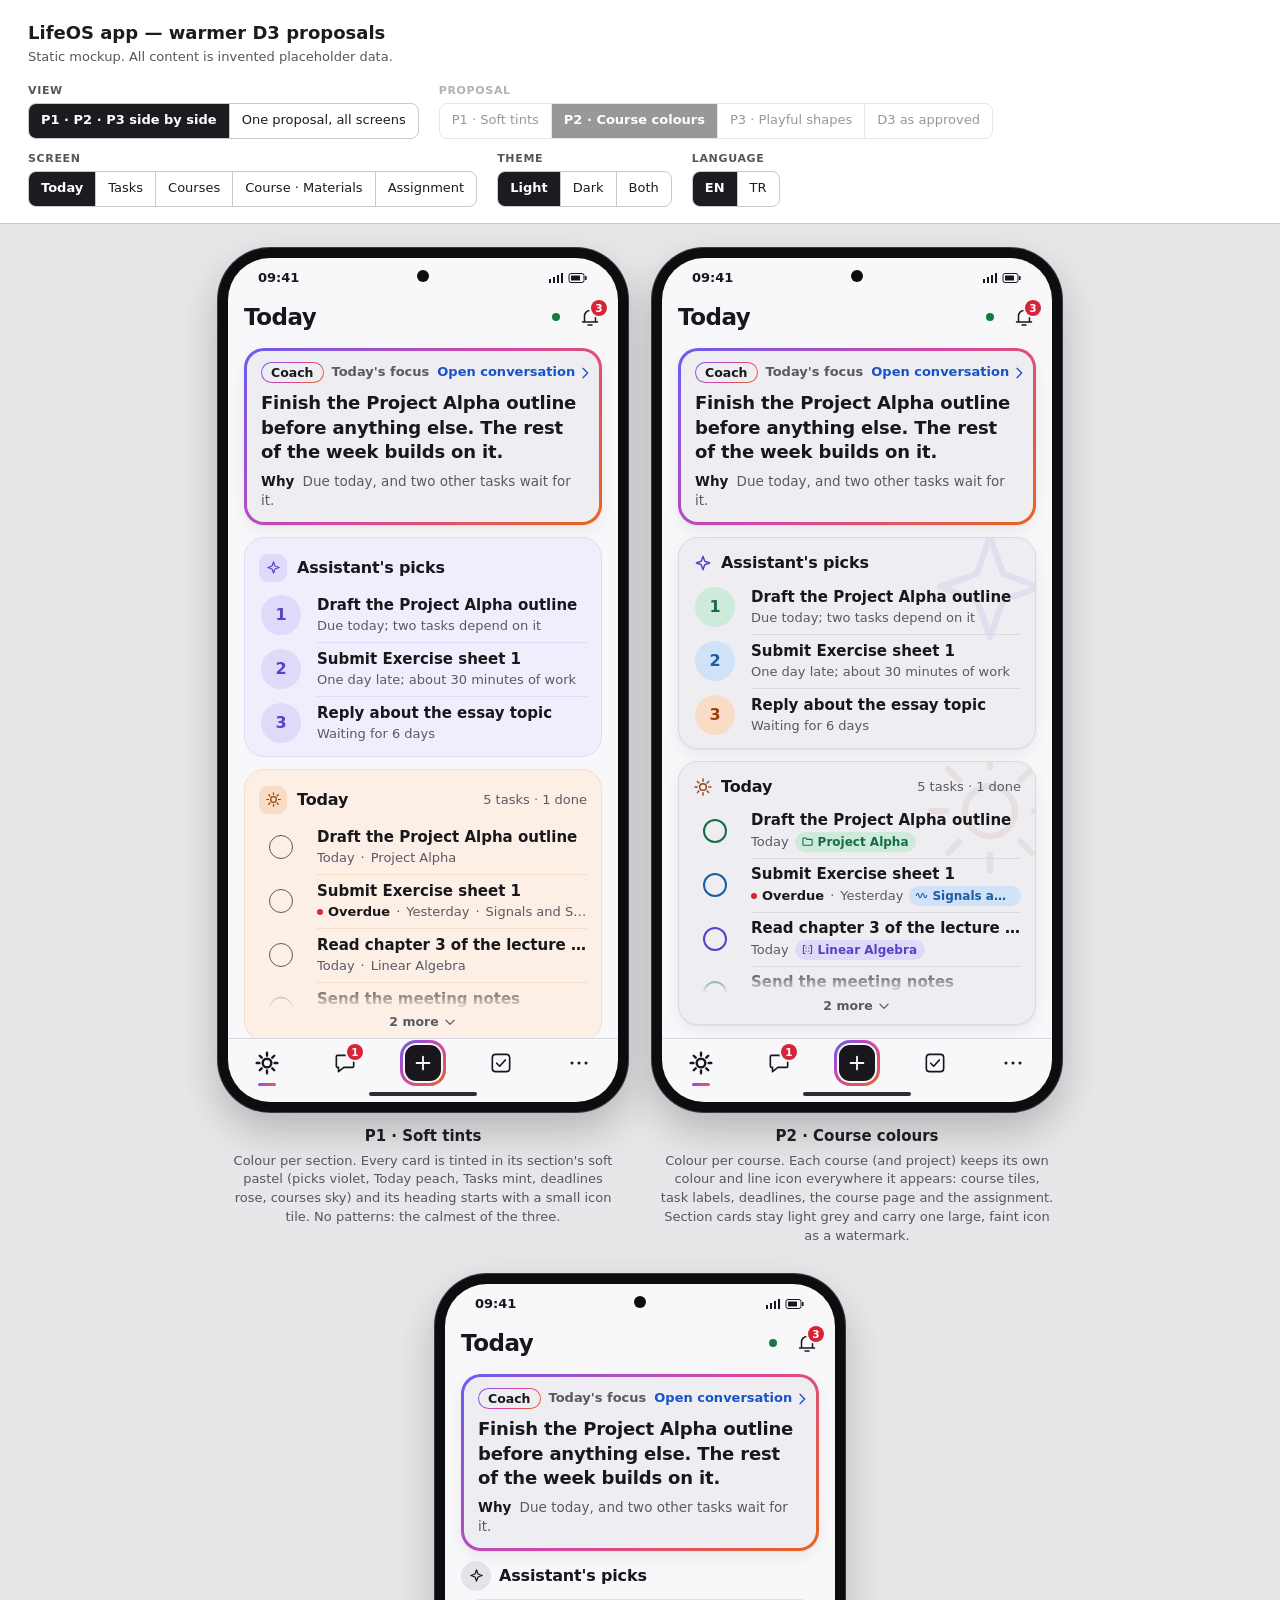
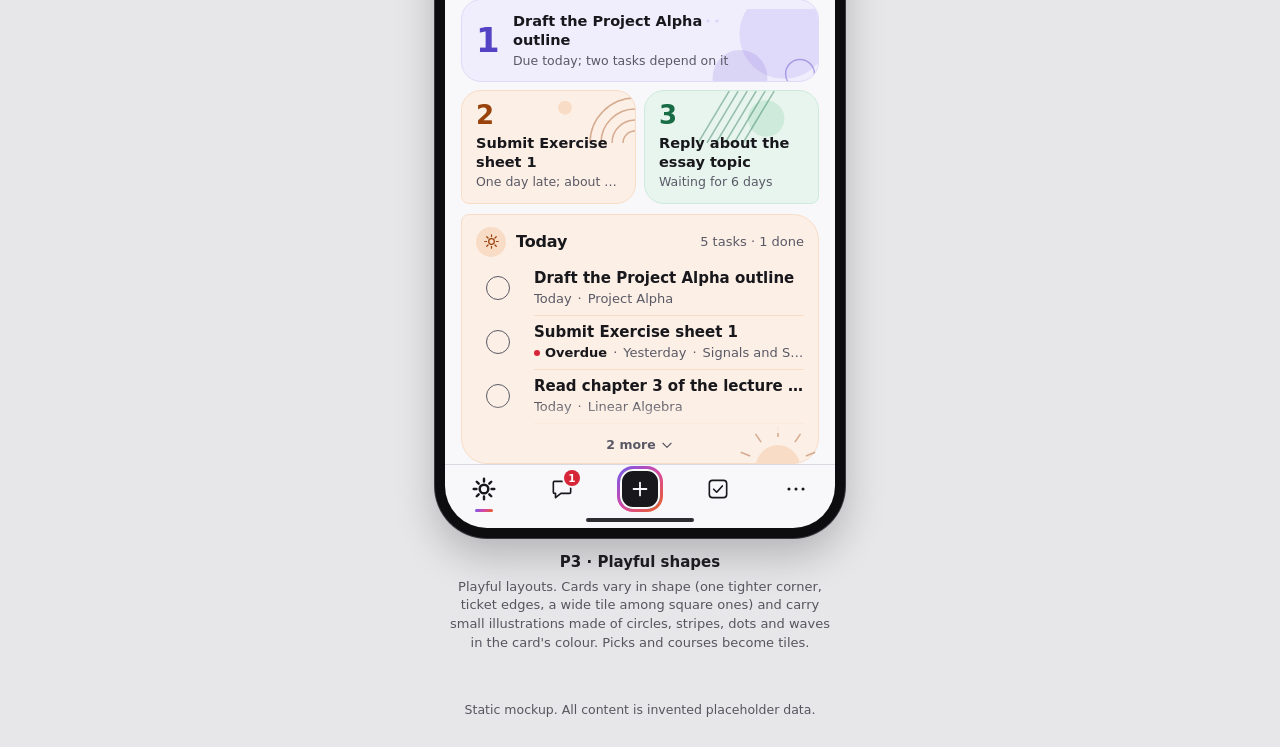
<file: docs/design/mockups/index.html>
<!DOCTYPE html>
<html lang="en">
<head>
  <meta charset="utf-8">
  <meta name="viewport" content="width=device-width, initial-scale=1">
  <title>LifeOS app — visual directions</title>
  <link rel="stylesheet" href="styles.css">
</head>
<body data-page-theme="light">
  <!-- Static mockups: all content below is invented placeholder data. -->
  <header class="chrome" id="chrome"></header>
  <main class="stage" id="stage"></main>
  <footer class="chrome-foot" id="foot"></footer>
  <noscript>These mockups need JavaScript (a local script, no network).</noscript>
  <script src="app.js"></script>
</body>
</html>
</file>
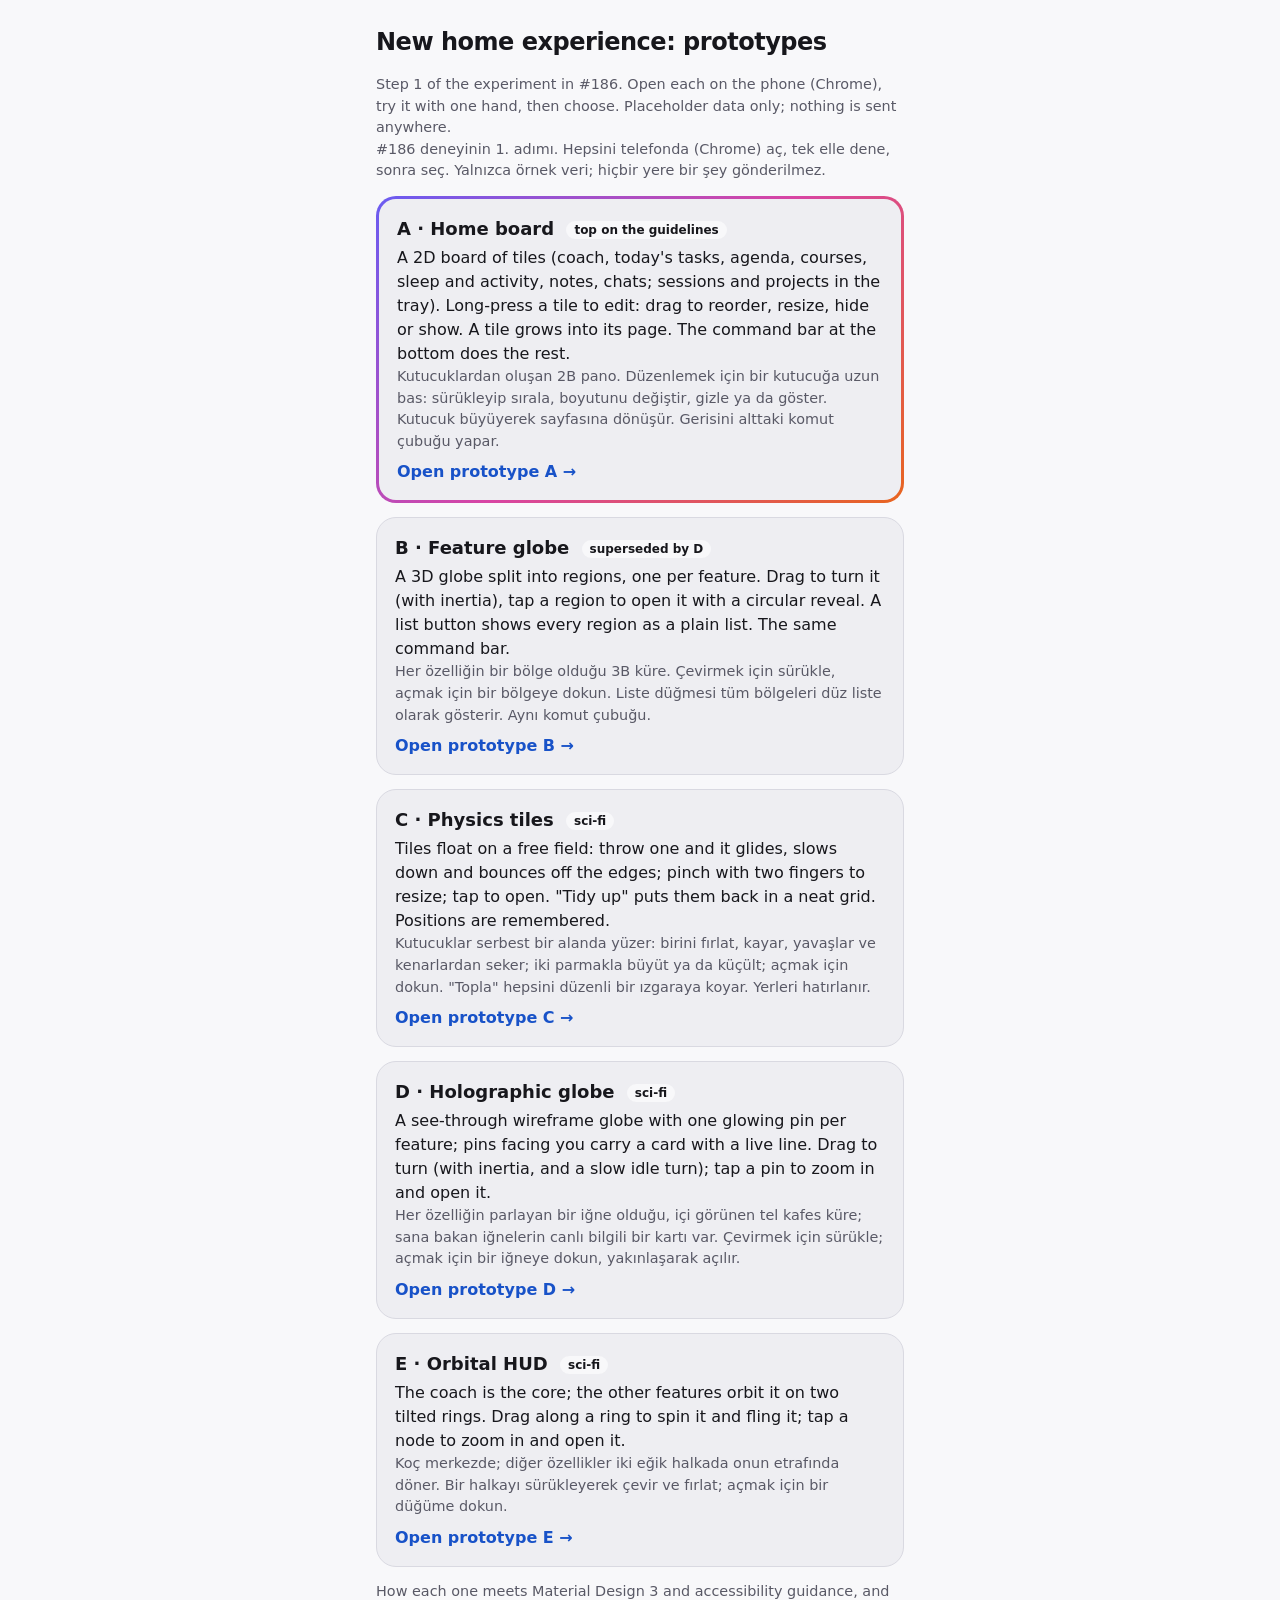
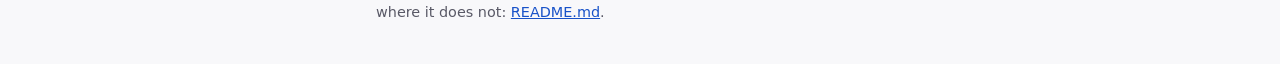
<file: docs/design/prototypes/index.html>
<!DOCTYPE html>
<html lang="en">
<head>
<meta charset="utf-8">
<meta name="viewport" content="width=device-width, initial-scale=1">
<meta name="color-scheme" content="light dark">
<title>LifeOS: new home experience, prototypes</title>
<!-- Index of the clickable prototypes for #186. Self-contained, no network. -->
<style>
:root { --bg: #f8f8fa; --surface: #eeeef2; --divider: #d9d9e1; --text: #17171c; --muted: #595966; --link: #1852c8; --primary: #1e60e6;
  --grad: linear-gradient(135deg, #6a5cf2, #d845a4, #e8651e); color-scheme: light; }
@media (prefers-color-scheme: dark) {
  :root { --bg: #101218; --surface: #1a1d25; --divider: #303541; --text: #ecedf2; --muted: #a1a5b1; --link: #7dafff; --primary: #2165e8;
    --grad: linear-gradient(135deg, #8577ff, #ec5fb2, #ff9458); color-scheme: dark; }
}
* { box-sizing: border-box; }
body { margin: 0; background: var(--bg); color: var(--text); font: 400 1rem/1.5 system-ui, -apple-system, "Segoe UI", "Roboto", "Noto Sans", sans-serif; }
main { max-width: 560px; margin: 0 auto; padding: 24px 16px 40px; display: flex; flex-direction: column; gap: 14px; }
h1 { margin: 0; font-size: 1.5rem; letter-spacing: -0.02em; }
p { margin: 0; }
.muted { color: var(--muted); font-size: 0.9rem; }
a.card { display: block; padding: 16px 18px; border-radius: 20px; border: 1px solid var(--divider); background: var(--surface); color: inherit; text-decoration: none; min-height: 48px; }
a.card.rec { border: 3px solid transparent; background: linear-gradient(var(--surface), var(--surface)) padding-box, var(--grad) border-box; }
a.card h2 { margin: 0 0 4px; font-size: 1.125rem; }
a.card .go { display: inline-block; margin-top: 8px; color: var(--link); font-weight: 600; }
a.card:focus-visible { outline: 3px solid var(--primary); outline-offset: 2px; }
.tag { display: inline-block; margin-left: 6px; padding: 0 8px; border-radius: 10px; font-size: 0.75rem; font-weight: 700; vertical-align: middle; background: var(--bg); }
</style>
</head>
<body>
<main>
  <h1>New home experience: prototypes</h1>
  <p class="muted">Step 1 of the experiment in #186. Open each on the phone (Chrome), try it with one hand, then choose. Placeholder data only; nothing is sent anywhere.<br>
  <span lang="tr">#186 deneyinin 1. adımı. Hepsini telefonda (Chrome) aç, tek elle dene, sonra seç. Yalnızca örnek veri; hiçbir yere bir şey gönderilmez.</span></p>

  <a class="card rec" href="a-board.html">
    <h2>A · Home board <span class="tag">top on the guidelines</span></h2>
    <p>A 2D board of tiles (coach, today's tasks, agenda, courses, sleep and activity, notes, chats; sessions and projects in the tray). Long-press a tile to edit: drag to reorder, resize, hide or show. A tile grows into its page. The command bar at the bottom does the rest.</p>
    <p class="muted" lang="tr">Kutucuklardan oluşan 2B pano. Düzenlemek için bir kutucuğa uzun bas: sürükleyip sırala, boyutunu değiştir, gizle ya da göster. Kutucuk büyüyerek sayfasına dönüşür. Gerisini alttaki komut çubuğu yapar.</p>
    <span class="go">Open prototype A →</span>
  </a>

  <a class="card" href="b-globe.html">
    <h2>B · Feature globe <span class="tag">superseded by D</span></h2>
    <p>A 3D globe split into regions, one per feature. Drag to turn it (with inertia), tap a region to open it with a circular reveal. A list button shows every region as a plain list. The same command bar.</p>
    <p class="muted" lang="tr">Her özelliğin bir bölge olduğu 3B küre. Çevirmek için sürükle, açmak için bir bölgeye dokun. Liste düğmesi tüm bölgeleri düz liste olarak gösterir. Aynı komut çubuğu.</p>
    <span class="go">Open prototype B →</span>
  </a>

  <a class="card" href="c-physics.html">
    <h2>C · Physics tiles <span class="tag">sci-fi</span></h2>
    <p>Tiles float on a free field: throw one and it glides, slows down and bounces off the edges; pinch with two fingers to resize; tap to open. "Tidy up" puts them back in a neat grid. Positions are remembered.</p>
    <p class="muted" lang="tr">Kutucuklar serbest bir alanda yüzer: birini fırlat, kayar, yavaşlar ve kenarlardan seker; iki parmakla büyüt ya da küçült; açmak için dokun. "Topla" hepsini düzenli bir ızgaraya koyar. Yerleri hatırlanır.</p>
    <span class="go">Open prototype C →</span>
  </a>

  <a class="card" href="d-holo-globe.html">
    <h2>D · Holographic globe <span class="tag">sci-fi</span></h2>
    <p>A see-through wireframe globe with one glowing pin per feature; pins facing you carry a card with a live line. Drag to turn (with inertia, and a slow idle turn); tap a pin to zoom in and open it.</p>
    <p class="muted" lang="tr">Her özelliğin parlayan bir iğne olduğu, içi görünen tel kafes küre; sana bakan iğnelerin canlı bilgili bir kartı var. Çevirmek için sürükle; açmak için bir iğneye dokun, yakınlaşarak açılır.</p>
    <span class="go">Open prototype D →</span>
  </a>

  <a class="card" href="e-orbit.html">
    <h2>E · Orbital HUD <span class="tag">sci-fi</span></h2>
    <p>The coach is the core; the other features orbit it on two tilted rings. Drag along a ring to spin it and fling it; tap a node to zoom in and open it.</p>
    <p class="muted" lang="tr">Koç merkezde; diğer özellikler iki eğik halkada onun etrafında döner. Bir halkayı sürükleyerek çevir ve fırlat; açmak için bir düğüme dokun.</p>
    <span class="go">Open prototype E →</span>
  </a>

  <p class="muted">How each one meets Material Design 3 and accessibility guidance, and where it does not: <a href="README.md" style="color:var(--link)">README.md</a>.</p>
</main>
</body>
</html>
</file>
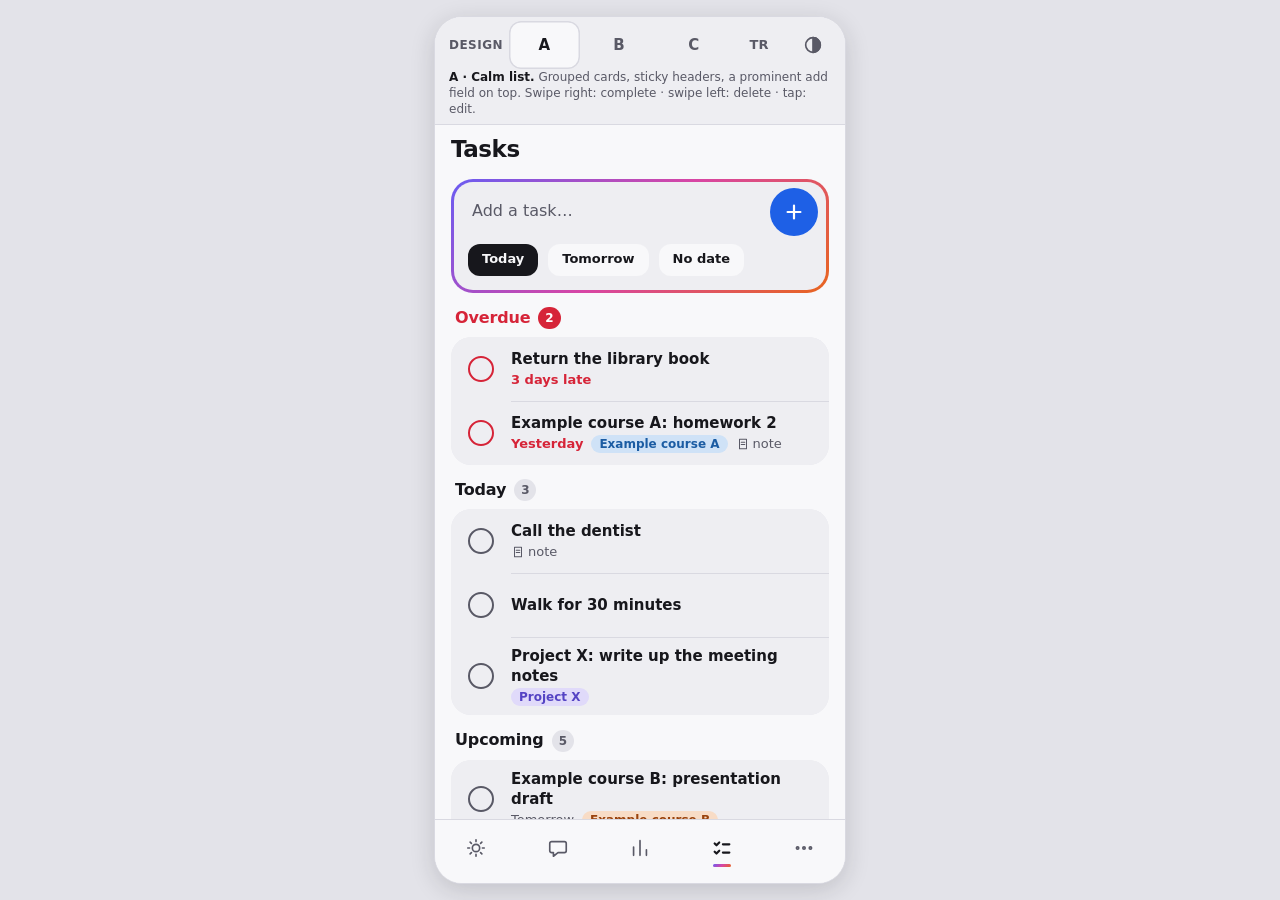
<file: docs/design/mockups/tasks/index.html>
<!DOCTYPE html>
<html lang="tr">
<head>
<meta charset="utf-8">
<meta name="viewport" content="width=device-width, initial-scale=1">
<meta name="color-scheme" content="light dark">
<title>LifeOS Tasks Mockups</title>
<!--
  Three clickable mockups of the redesigned Tasks screen (#203). One self-contained file:
  inline CSS and JavaScript, system fonts, no network requests. Invented placeholder tasks only.
  Variants: #a calm grouped list, #b focus (large cards + timeline), #c dense list + week strip.
-->
<style>
/* Tokens: the app's D3 colours (ui/theme/Tokens.kt) and the soft tones of the P2 look.
   Layout idea: a phone-sized app column; a thin prototype strip on top switches the variant. */
:root {
  --bg: #f8f8fa; --surface: #eeeef2; --surface2: #e3e3e9; --divider: #d9d9e1;
  --text: #17171c; --muted: #595966; --primary: #1e60e6; --on-primary: #ffffff; --link: #1852c8;
  --badge: #d62438; --ok: #177a41; --warn: #b45309;
  --grad: linear-gradient(135deg, #6a5cf2, #d845a4, #e8651e);
  --sky-1: #e8f1fb; --sky-2: #cfe2f7; --sky-ink: #1b5ca3;
  --peach-1: #fcefe5; --peach-2: #f8dcc6; --peach-ink: #9a420c;
  --violet-1: #f0edfc; --violet-2: #e0dafa; --violet-ink: #5443c4;
  --rose-1: #fbecef; --rose-2: #f6d4db; --rose-ink: #a8233c;
  --mint-1: #e8f5ee; --mint-2: #cdeadb; --mint-ink: #176b45;
  --shadow: 0 6px 24px rgba(23, 23, 28, 0.16);
  --pad: 16px; --touch: 48px;
  --sans: system-ui, -apple-system, "Segoe UI", "Roboto", "Noto Sans", sans-serif;
  color-scheme: light;
}
@media (prefers-color-scheme: dark) {
  :root:not([data-theme="light"]) {
    --bg: #101218; --surface: #1a1d25; --surface2: #252933; --divider: #303541;
    --text: #ecedf2; --muted: #a1a5b1; --primary: #2165e8; --on-primary: #ffffff; --link: #7dafff;
    --badge: #dc2a3e; --ok: #45d688; --warn: #ffb454;
    --grad: linear-gradient(135deg, #8577ff, #ec5fb2, #ff9458);
    --sky-1: #152030; --sky-2: #1d324a; --sky-ink: #8ec5ff;
    --peach-1: #261e19; --peach-2: #3b2b20; --peach-ink: #ffb17a;
    --violet-1: #1e1c31; --violet-2: #2c2850; --violet-ink: #b5aaff;
    --rose-1: #28191e; --rose-2: #42232c; --rose-ink: #ff9cae;
    --mint-1: #16241e; --mint-2: #1e3a2d; --mint-ink: #7cdba8;
    --shadow: 0 6px 24px rgba(0, 0, 0, 0.5);
    color-scheme: dark;
  }
}
:root[data-theme="dark"] {
  --bg: #101218; --surface: #1a1d25; --surface2: #252933; --divider: #303541;
  --text: #ecedf2; --muted: #a1a5b1; --primary: #2165e8; --on-primary: #ffffff; --link: #7dafff;
  --badge: #dc2a3e; --ok: #45d688; --warn: #ffb454;
  --grad: linear-gradient(135deg, #8577ff, #ec5fb2, #ff9458);
  --sky-1: #152030; --sky-2: #1d324a; --sky-ink: #8ec5ff;
  --peach-1: #261e19; --peach-2: #3b2b20; --peach-ink: #ffb17a;
  --violet-1: #1e1c31; --violet-2: #2c2850; --violet-ink: #b5aaff;
  --rose-1: #28191e; --rose-2: #42232c; --rose-ink: #ff9cae;
  --mint-1: #16241e; --mint-2: #1e3a2d; --mint-ink: #7cdba8;
  --shadow: 0 6px 24px rgba(0, 0, 0, 0.5);
  color-scheme: dark;
}

* { box-sizing: border-box; }
html, body { height: 100%; }
body { margin: 0; background: var(--surface2); color: var(--text); font: 400 15px/1.4 var(--sans); -webkit-tap-highlight-color: transparent; }
button, input, textarea { font: inherit; color: inherit; }
button { background: none; border: 0; padding: 0; cursor: pointer; }
:focus-visible { outline: 3px solid var(--primary); outline-offset: 2px; border-radius: 8px; }
.icon { width: 22px; height: 22px; fill: none; stroke: currentColor; stroke-width: 1.8; stroke-linecap: round; stroke-linejoin: round; flex: none; }

/* ---- the stage: full screen on a phone, a phone-sized column on a computer ---- */
.stage { height: 100%; max-width: 440px; margin: 0 auto; display: flex; flex-direction: column; background: var(--bg); }
@media (min-width: 520px) and (min-height: 700px) {
  body { display: flex; align-items: center; justify-content: center; }
  .stage { width: 412px; height: min(100% - 32px, 900px); border: 1px solid var(--divider); border-radius: 28px; overflow: hidden; box-shadow: var(--shadow); }
}

/* ---- prototype strip (not part of the app) ---- */
.proto { flex: none; background: var(--surface); border-bottom: 1px solid var(--divider); padding: 4px 8px 6px; }
.proto-row { display: flex; align-items: center; gap: 6px; }
.proto-k { font-size: 12px; font-weight: 700; color: var(--muted); letter-spacing: 0.04em; text-transform: uppercase; padding-left: 6px; }
.seg { display: flex; flex: 1; gap: 4px; }
.seg button { flex: 1; min-height: var(--touch); border-radius: 12px; font-weight: 700; font-size: 15px; color: var(--muted); }
.seg button[aria-pressed="true"] { background: var(--bg); color: var(--text); box-shadow: inset 0 0 0 1.5px var(--divider); }
.proto-btn { min-width: var(--touch); min-height: var(--touch); border-radius: 12px; font-weight: 700; font-size: 13px; color: var(--muted); display: inline-flex; align-items: center; justify-content: center; }
.proto-cap { margin: 0; padding: 0 6px; font-size: 12px; line-height: 1.35; color: var(--muted); }
.proto-cap b { color: var(--text); }

/* ---- app shell ---- */
.app { position: relative; flex: 1; min-height: 0; display: flex; flex-direction: column; overflow: hidden; }
.topbar { flex: none; height: 50px; display: flex; align-items: center; padding: 0 var(--pad); }
.topbar h1 { margin: 0; font-size: 23px; font-weight: 700; letter-spacing: -0.02em; }
.scroll { flex: 1; min-height: 0; overflow-y: auto; overscroll-behavior: contain; padding: 0 var(--pad) 96px; }
.nav { flex: none; height: 64px; display: flex; border-top: 1px solid var(--divider); background: var(--bg); pointer-events: none; }
.nav span { flex: 1; display: flex; flex-direction: column; align-items: center; justify-content: center; gap: 5px; color: var(--muted); }
.nav span.on { color: var(--text); }
.nav span.on .icon { stroke-width: 2.4; }
.nav i { width: 18px; height: 3px; border-radius: 2px; background: transparent; }
.nav span.on i { background: var(--grad); }

/* ---- shared pieces ---- */
.card { list-style: none; margin: 0; padding: 0; background: var(--surface); border-radius: 20px; overflow: hidden; }
.sec-h { display: flex; align-items: center; gap: 8px; margin: 0; padding: 14px 4px 8px; font-size: 16px; font-weight: 700; letter-spacing: -0.01em; background: var(--bg); }
.sec-h .count { min-width: 22px; padding: 0 7px; border-radius: 11px; background: var(--surface2); color: var(--muted); font-size: 12px; font-weight: 700; line-height: 22px; text-align: center; }
.sec-h.late { color: var(--badge); }
.sec-h.late .count { background: var(--badge); color: #fff; }

.swipe { position: relative; overflow: hidden; list-style: none; }
.swipe-bg { position: absolute; inset: 0; display: flex; align-items: center; gap: 8px; padding: 0 20px; color: #fff; font-weight: 700; font-size: 14px; opacity: 0; }
.swipe-bg.done { background: var(--ok); justify-content: flex-start; }
.swipe-bg.del { background: var(--badge); justify-content: flex-end; }
:root[data-theme="dark"] .swipe-bg.done { color: #0b1f14; }
@media (prefers-color-scheme: dark) { :root:not([data-theme="light"]) .swipe-bg.done { color: #0b1f14; } }
.swipe.to-done .swipe-bg.done, .swipe.to-del .swipe-bg.del { opacity: 1; }
.swipe.leaving { transition: height 200ms ease, opacity 200ms ease, margin 200ms ease; opacity: 0; }

.row { position: relative; display: flex; align-items: stretch; min-height: 64px; background: var(--surface); touch-action: pan-y; transition: transform 180ms ease; }
.row.dragging { transition: none; }
.swipe + .swipe > .row::before { content: ""; position: absolute; top: 0; left: 60px; right: 0; border-top: 1px solid var(--divider); }
.chk { flex: none; width: 60px; min-height: var(--touch); display: flex; align-items: center; justify-content: center; }
.chk .ring { width: 26px; height: 26px; border-radius: 50%; border: 2px solid var(--muted); display: flex; align-items: center; justify-content: center; color: transparent; transition: background 120ms, border-color 120ms; }
.chk .ring .icon { width: 15px; height: 15px; stroke-width: 3; }
.chk:active .ring { border-color: var(--ok); background: var(--ok); color: var(--bg); }
.late-row .chk .ring { border-color: var(--badge); }
.row-main { flex: 1; min-width: 0; display: flex; flex-direction: column; justify-content: center; gap: 2px; padding: 9px 14px 9px 0; text-align: left; }
.row-t { font-size: 15px; font-weight: 600; line-height: 20px; overflow-wrap: anywhere; }
.row-s { display: flex; flex-wrap: wrap; align-items: center; gap: 4px 8px; font-size: 13px; line-height: 18px; color: var(--muted); }
.row-s .due.late { color: var(--badge); font-weight: 600; }
.row-s .has-note { display: inline-flex; align-items: center; gap: 3px; }
.row-s .has-note .icon { width: 14px; height: 14px; }
.tag { padding: 0 8px; border-radius: 9px; font-size: 12px; font-weight: 600; line-height: 18px; }
.tone-sky { background: var(--sky-2); color: var(--sky-ink); }
.tone-peach { background: var(--peach-2); color: var(--peach-ink); }
.tone-violet { background: var(--violet-2); color: var(--violet-ink); }
.is-done .chk .ring { background: var(--text); border-color: var(--text); color: var(--bg); }
.is-done .row-t { color: var(--muted); font-weight: 400; text-decoration: line-through; }

.disc { display: flex; align-items: center; gap: 8px; width: 100%; min-height: var(--touch); margin-top: 10px; padding: 0 4px; font-size: 16px; font-weight: 700; letter-spacing: -0.01em; text-align: left; }
.disc .count { min-width: 22px; padding: 0 7px; border-radius: 11px; background: var(--surface2); color: var(--muted); font-size: 12px; line-height: 22px; text-align: center; }
.disc .icon { margin-left: auto; color: var(--muted); transition: transform 160ms; }
.disc[aria-expanded="true"] .icon { transform: rotate(180deg); }
.empty { margin: 28px 0; text-align: center; color: var(--muted); }
.empty b { display: block; color: var(--text); font-size: 18px; margin-bottom: 4px; }

/* quick add */
.qa { display: flex; align-items: center; gap: 8px; }
.qa input[type="text"] { flex: 1; min-width: 0; min-height: var(--touch); border: 0; background: transparent; font-size: 16px; outline: none; }
.qa input::placeholder { color: var(--muted); }
.qa .go { flex: none; width: var(--touch); height: var(--touch); border-radius: 50%; background: var(--primary); color: var(--on-primary); display: flex; align-items: center; justify-content: center; }
.qa .go .icon { stroke-width: 2.4; }
.when { flex: none; min-height: var(--touch); padding: 0 4px; display: inline-flex; align-items: center; }
.when span { display: inline-flex; align-items: center; gap: 5px; padding: 0 10px; height: 32px; border-radius: 12px; background: var(--surface2); font-size: 13px; font-weight: 600; white-space: nowrap; }
.when .icon { width: 15px; height: 15px; }
.chips { display: flex; flex-wrap: wrap; gap: 6px; }
.chip { min-height: var(--touch); padding: 0 2px; display: inline-flex; align-items: center; }
.chip span { display: inline-flex; align-items: center; height: 36px; padding: 0 14px; border-radius: 12px; background: var(--surface2); font-size: 14px; font-weight: 600; white-space: nowrap; }
.chip[aria-pressed="true"] span { background: var(--text); color: var(--bg); }
.chip .n { margin-left: 6px; font-weight: 700; opacity: 0.7; }
.chip.late .n { color: var(--badge); opacity: 1; }
.chip.late[aria-pressed="true"] .n { color: inherit; }

/* ---- A: calm grouped list ---- */
.a-add { margin-top: 4px; padding: 3px; border-radius: 22px; background: var(--grad); }
.a-add-in { padding: 6px 8px 4px 16px; border-radius: 19px; background: var(--surface); }
.a-add .chips { padding: 0 0 2px; margin-left: -4px; }
.a-add .chip span { height: 32px; font-size: 13px; background: var(--bg); }
.a-add .chip[aria-pressed="true"] span { background: var(--text); }
.va .sec-h { position: sticky; top: 0; z-index: 2; }

/* ---- B: focus ---- */
.b-head { display: flex; align-items: center; gap: 14px; margin-top: 4px; padding: 16px 18px; border-radius: 20px; border: 3px solid transparent; background: linear-gradient(var(--surface), var(--surface)) padding-box, var(--grad) border-box; }
.b-head-t { flex: 1; min-width: 0; }
.b-k { font-size: 13px; font-weight: 600; color: var(--muted); }
.b-big { font-size: 26px; font-weight: 800; line-height: 30px; letter-spacing: -0.02em; }
.b-s { font-size: 13px; color: var(--muted); }
.b-s .late { color: var(--badge); font-weight: 600; }
.b-ring { flex: none; width: 64px; height: 64px; }
.b-ring circle { fill: none; stroke-width: 7; }
.b-ring .track { stroke: var(--surface2); }
.b-ring .bar { stroke: var(--ok); stroke-linecap: round; transition: stroke-dashoffset 300ms ease; }
.b-ring text { fill: var(--text); font: 700 15px var(--sans); }
.b-add { margin-top: 10px; padding: 0 6px 0 16px; border-radius: 28px; background: var(--surface); min-height: 56px; }
.b-add .go { width: 44px; height: 44px; }
.bigs { list-style: none; margin: 0; padding: 0; display: flex; flex-direction: column; gap: 10px; }
.bigs .swipe { border-radius: 20px; }
.bigs .row { min-height: 84px; background: var(--surface); }
.bigs .row-main { padding: 14px 6px 14px 18px; gap: 4px; }
.bigs .row-t { font-size: 18px; line-height: 24px; letter-spacing: -0.01em; }
.bigs .chk { width: 72px; order: 2; }
.bigs .chk .ring { width: 44px; height: 44px; border-width: 2px; color: var(--muted); }
.bigs .chk .ring .icon { width: 22px; height: 22px; stroke-width: 2.4; }
.bigs .chk:active .ring { color: var(--bg); }
.bigs .late-row { background: var(--rose-1); }
.bigs .late-row .row-t { color: var(--rose-ink); }
.bigs .late-row .chk .ring { border-color: var(--rose-ink); color: var(--rose-ink); }
.tl { list-style: none; margin: 0; padding: 0; display: flex; flex-direction: column; gap: 10px; }
.tl-day { display: flex; gap: 10px; }
.tl-date { flex: none; width: 48px; padding-top: 10px; display: flex; flex-direction: column; align-items: center; position: relative; }
.tl-date span { font-size: 12px; font-weight: 700; color: var(--muted); text-transform: uppercase; letter-spacing: 0.04em; }
.tl-date b { font-size: 22px; font-weight: 800; line-height: 26px; letter-spacing: -0.02em; }
.tl-date::after { content: ""; flex: 1; width: 2px; margin-top: 6px; border-radius: 1px; background: var(--divider); }
.tl-day .card { flex: 1; min-width: 0; }
.tl-day .row { min-height: 56px; }
.tl-day .chk { width: 52px; }
.tl-day .swipe + .swipe > .row::before { left: 52px; }

/* ---- C: dense list + week strip ---- */
.c-add { margin-top: 2px; border-bottom: 2px solid var(--divider); padding-left: 2px; }
.c-add:focus-within { border-color: var(--primary); }
.c-add .go { width: 40px; height: 40px; border-radius: 12px; }
.c-add .plus { color: var(--muted); display: flex; }
.week { display: grid; grid-template-columns: repeat(7, 1fr); gap: 4px; margin-top: 12px; }
.week button { min-height: 68px; border-radius: 16px; display: flex; flex-direction: column; align-items: center; justify-content: center; gap: 1px; background: var(--surface); }
.week button span { font-size: 11px; font-weight: 700; color: var(--muted); text-transform: uppercase; letter-spacing: 0.03em; }
.week button b { font-size: 17px; font-weight: 700; line-height: 22px; }
.week button i { display: flex; gap: 3px; height: 5px; }
.week button i u { width: 5px; height: 5px; border-radius: 50%; background: var(--primary); }
.week button.today b { color: var(--primary); }
.week button[aria-pressed="true"] { background: var(--text); }
.week button[aria-pressed="true"] span, .week button[aria-pressed="true"] b { color: var(--bg); }
.week button[aria-pressed="true"] i u { background: var(--bg); }
.c-filter { display: flex; gap: 2px; margin: 8px calc(-1 * var(--pad)) 0; padding: 0 calc(var(--pad) - 2px); overflow-x: auto; scrollbar-width: none; }
.c-filter::-webkit-scrollbar { display: none; }
.flat { list-style: none; margin: 0; padding: 0; }
.vc .row { min-height: 56px; background: var(--bg); }
.vc .chk { width: 48px; }
.vc .chk .ring { width: 22px; height: 22px; }
.vc .chk .ring .icon { width: 13px; height: 13px; }
.vc .row-main { padding: 6px 4px 6px 0; }
.vc .row-main.one { flex-direction: row; align-items: center; justify-content: space-between; gap: 10px; }
.vc .row-main.one .row-s { flex: none; flex-wrap: nowrap; }
.vc .swipe + .swipe > .row::before { left: 48px; }
.c-label { display: flex; align-items: baseline; gap: 6px; margin: 0; padding: 14px 2px 4px; font-size: 13px; font-weight: 700; color: var(--muted); letter-spacing: 0.02em; }
.c-label.late { color: var(--badge); }
.c-label small { font-weight: 600; font-size: 12px; }

/* ---- undo bar ---- */
.toast { position: absolute; left: 12px; right: 12px; bottom: 74px; z-index: 5; display: flex; align-items: center; gap: 8px; min-height: 52px; padding: 0 6px 0 16px; border-radius: 16px; background: var(--text); color: var(--bg); box-shadow: var(--shadow); overflow: hidden; opacity: 0; visibility: hidden; transform: translateY(12px); transition: transform 200ms ease, opacity 200ms ease, visibility 0s 200ms; }
.toast.show { opacity: 1; visibility: visible; transform: none; transition: transform 200ms ease, opacity 200ms ease; }
.toast-m { flex: 1; min-width: 0; font-weight: 600; overflow: hidden; text-overflow: ellipsis; white-space: nowrap; }
.toast button { min-height: var(--touch); padding: 0 14px; font-weight: 700; color: var(--bg); text-decoration: underline; text-underline-offset: 3px; }
.toast-bar { position: absolute; left: 0; bottom: 0; height: 3px; width: 100%; background: var(--grad); transform-origin: left; }
.toast.show .toast-bar { animation: drain 5s linear forwards; }
@keyframes drain { to { transform: scaleX(0); } }

/* ---- edit page ---- */
.edit { position: absolute; inset: 0; z-index: 10; display: flex; flex-direction: column; background: var(--bg); transform: translateX(100%); transition: transform 220ms ease; visibility: hidden; }
.edit.open { transform: none; visibility: visible; }
.edit-bar { flex: none; height: 56px; display: flex; align-items: center; gap: 4px; padding: 0 8px 0 4px; }
.edit-bar h2 { flex: 1; margin: 0; font-size: 18px; font-weight: 700; letter-spacing: -0.01em; }
.icon-btn { width: var(--touch); height: var(--touch); display: flex; align-items: center; justify-content: center; border-radius: 50%; }
.text-btn { min-height: var(--touch); padding: 0 12px; font-weight: 700; color: var(--link); }
.edit-body { flex: 1; min-height: 0; overflow-y: auto; padding: 4px var(--pad) 24px; display: flex; flex-direction: column; gap: 18px; }
.field { display: flex; flex-direction: column; gap: 6px; }
.field label, .field .lab { font-size: 13px; font-weight: 600; color: var(--muted); }
.field input[type="text"], .field input[type="date"], .field textarea { width: 100%; min-height: 52px; padding: 12px 14px; border: 1.5px solid var(--divider); border-radius: 16px; background: var(--surface); font-size: 16px; }
.field input:focus, .field textarea:focus { outline: none; border-color: var(--primary); }
.field #e-title { font-size: 18px; font-weight: 600; }
.field textarea { min-height: 112px; resize: vertical; line-height: 1.45; }
.edit-tag { align-self: flex-start; }
.btn { min-height: 52px; border-radius: 16px; font-weight: 600; font-size: 15px; display: flex; align-items: center; justify-content: center; gap: 8px; }
.btn.primary { background: var(--primary); color: var(--on-primary); }
.btn.soft { background: var(--surface2); }
.btn.danger { color: var(--badge); }
.edit-actions { display: flex; flex-direction: column; gap: 8px; margin-top: 4px; }

@media (prefers-reduced-motion: reduce) {
  * { transition: none !important; }
  .toast.show .toast-bar { animation: none; }
}
</style>
</head>
<body>
<div class="stage">
  <div class="proto">
    <div class="proto-row">
      <span class="proto-k" data-i18n="design">Tasarım</span>
      <div class="seg" role="group" aria-label="Variant">
        <button type="button" data-variant="a" aria-pressed="true">A</button>
        <button type="button" data-variant="b" aria-pressed="false">B</button>
        <button type="button" data-variant="c" aria-pressed="false">C</button>
      </div>
      <button type="button" class="proto-btn" id="lang" aria-label="Language">EN</button>
      <button type="button" class="proto-btn" id="theme" aria-label="Theme">
        <svg class="icon" viewBox="0 0 24 24"><circle cx="12" cy="12" r="8"/><path d="M12 4v16a8 8 0 0 0 0-16z" fill="currentColor"/></svg>
      </button>
    </div>
    <p class="proto-cap" id="cap"></p>
  </div>

  <div class="app" id="app">
    <header class="topbar"><h1 data-i18n="title">Görevler</h1></header>
    <main class="scroll" id="list"></main>

    <div class="toast" id="toast" role="status" aria-live="polite">
      <span class="toast-m" id="toast-m"></span>
      <button type="button" id="toast-undo" data-i18n="undo">Geri al</button>
      <span class="toast-bar"></span>
    </div>

    <nav class="nav" aria-hidden="true">
      <span><svg class="icon" viewBox="0 0 24 24"><circle cx="12" cy="12" r="4"/><path d="M12 3v2M12 19v2M3 12h2M19 12h2M5.6 5.6l1.4 1.4M17 17l1.4 1.4M5.6 18.4L7 17M17 7l1.4-1.4"/></svg><i></i></span>
      <span><svg class="icon" viewBox="0 0 24 24"><path d="M5 5h14a2 2 0 0 1 2 2v8a2 2 0 0 1-2 2h-7l-5 4v-4H5a2 2 0 0 1-2-2V7a2 2 0 0 1 2-2z"/></svg><i></i></span>
      <span><svg class="icon" viewBox="0 0 24 24"><path d="M5 20V11M12 20V4M19 20v-6"/></svg><i></i></span>
      <span class="on"><svg class="icon" viewBox="0 0 24 24"><path d="M4 7l2 2 3-3M4 16l2 2 3-3M13 8h7M13 17h7"/></svg><i></i></span>
      <span><svg class="icon" viewBox="0 0 24 24"><circle cx="5" cy="12" r="1.3"/><circle cx="12" cy="12" r="1.3"/><circle cx="19" cy="12" r="1.3"/></svg><i></i></span>
    </nav>

    <section class="edit" id="edit" aria-hidden="true">
      <div class="edit-bar">
        <button type="button" class="icon-btn" id="e-back" aria-label="Geri"><svg class="icon" viewBox="0 0 24 24"><path d="M15 5l-7 7 7 7"/></svg></button>
        <h2 data-i18n="edit_title">Görevi düzenle</h2>
        <button type="button" class="text-btn" id="e-save-top" data-i18n="save">Kaydet</button>
      </div>
      <div class="edit-body">
        <div class="field">
          <label for="e-title" data-i18n="f_title">Başlık</label>
          <input type="text" id="e-title" autocomplete="off">
          <span class="tag edit-tag" id="e-tag" hidden></span>
        </div>
        <div class="field">
          <span class="lab" data-i18n="f_date">Tarih</span>
          <div class="chips" id="e-chips"></div>
          <input type="date" id="e-date" aria-label="Tarih">
        </div>
        <div class="field">
          <label for="e-note" data-i18n="f_note">Not</label>
          <textarea id="e-note"></textarea>
        </div>
        <div class="edit-actions">
          <button type="button" class="btn primary" id="e-save" data-i18n="save">Kaydet</button>
          <button type="button" class="btn soft" id="e-done"><svg class="icon" viewBox="0 0 24 24"><path d="M5 12.5l4.5 4.5L19 7.5"/></svg><span data-i18n="mark_done">Tamamlandı olarak işaretle</span></button>
          <button type="button" class="btn danger" id="e-del"><svg class="icon" viewBox="0 0 24 24"><path d="M4 7h16M9 7V4h6v3M6 7l1 13h10l1-13M10 11v5M14 11v5"/></svg><span data-i18n="del">Sil</span></button>
        </div>
      </div>
    </section>
  </div>
</div>

<script>
(function () {
  'use strict';

  // ---------------------------------------------------------------- words
  var STR = {
    tr: {
      design: 'Tasarım', title: 'Görevler', add_ph: 'Görev ekle…', add: 'Ekle',
      overdue: 'Gecikmiş', today: 'Bugün', upcoming: 'Yaklaşan', nodate: 'Tarihsiz', all: 'Tümü',
      done_sec: 'Tamamlananlar', tomorrow: 'Yarın', yesterday: 'Dün', days_late: '{n} gün gecikti',
      next_week: 'Gelecek hafta', no_date: 'Tarih yok', undo: 'Geri al',
      m_done: 'Tamamlandı', m_deleted: 'Silindi', m_added: 'Eklendi', m_saved: 'Kaydedildi', m_reopened: 'Yeniden açıldı',
      edit_title: 'Görevi düzenle', f_title: 'Başlık', f_date: 'Tarih', f_note: 'Not', note_ph: 'Not ekle…',
      save: 'Kaydet', mark_done: 'Tamamlandı olarak işaretle', del: 'Sil', back: 'Geri',
      sw_done: 'Tamamla', sw_del: 'Sil', empty_t: 'Hepsi tamam', empty_s: 'Burada bekleyen görev yok.',
      left: '{n} görev kaldı', left_0: 'Bugünlük bitti', late_n: '{n} gecikmiş', done_of: 'bugün {d}/{t} tamamlandı',
      note: 'not', check: 'Tamamla: {t}', open: 'Düzenle: {t}', reopen: 'Yeniden aç: {t}', date_for: 'Eklenecek tarih',
      cap_a: '<b>A · Sakin liste.</b> Gruplu kartlar, sabit başlıklar, üstte belirgin ekleme alanı.',
      cap_b: '<b>B · Odak.</b> Gecikmiş ve bugün büyük kartlarda, yaklaşanlar gün gün zaman çizgisinde.',
      cap_c: '<b>C · Yoğun liste + hafta.</b> Hafta şeridi, filtreler ve sık satırlar.',
      cap_tip: ' Sağa kaydır: tamamla · sola kaydır: sil · dokun: düzenle.'
    },
    en: {
      design: 'Design', title: 'Tasks', add_ph: 'Add a task…', add: 'Add',
      overdue: 'Overdue', today: 'Today', upcoming: 'Upcoming', nodate: 'No date', all: 'All',
      done_sec: 'Done', tomorrow: 'Tomorrow', yesterday: 'Yesterday', days_late: '{n} days late',
      next_week: 'Next week', no_date: 'No date', undo: 'Undo',
      m_done: 'Done', m_deleted: 'Deleted', m_added: 'Added', m_saved: 'Saved', m_reopened: 'Opened again',
      edit_title: 'Edit task', f_title: 'Title', f_date: 'Date', f_note: 'Note', note_ph: 'Add a note…',
      save: 'Save', mark_done: 'Mark as done', del: 'Delete', back: 'Back',
      sw_done: 'Done', sw_del: 'Delete', empty_t: 'All clear', empty_s: 'No open tasks here.',
      left: '{n} tasks left', left_0: 'Done for today', late_n: '{n} overdue', done_of: '{d} of {t} done today',
      note: 'note', check: 'Complete: {t}', open: 'Edit: {t}', reopen: 'Open again: {t}', date_for: 'Date for the new task',
      cap_a: '<b>A · Calm list.</b> Grouped cards, sticky headers, a prominent add field on top.',
      cap_b: '<b>B · Focus.</b> Overdue and today as large cards, upcoming as a day-by-day timeline.',
      cap_c: '<b>C · Dense list + week.</b> A week strip, filters and compact rows.',
      cap_tip: ' Swipe right: complete · swipe left: delete · tap: edit.'
    }
  };
  // Placeholder tasks only; due is a number of days from today (null: no date).
  var SEED = [
    { tr: 'Kütüphane kitabını geri ver', en: 'Return the library book', due: -3 },
    { tr: 'Örnek ders A: ödev 2', en: 'Example course A: homework 2', due: -1, tag: ['Örnek ders A', 'Example course A', 'sky'], note: { tr: 'Bölüm 3, soru 1-6.', en: 'Chapter 3, questions 1-6.' } },
    { tr: 'Dişçiyi ara', en: 'Call the dentist', due: 0, note: { tr: 'Randevu için 09.00-17.00 arası.', en: 'For an appointment, 9 to 5.' } },
    { tr: '30 dakika yürüyüş', en: 'Walk for 30 minutes', due: 0 },
    { tr: 'Proje X: toplantı notlarını yaz', en: 'Project X: write up the meeting notes', due: 0, tag: ['Proje X', 'Project X', 'violet'] },
    { tr: 'Örnek ders B: sunum taslağı', en: 'Example course B: presentation draft', due: 1, tag: ['Örnek ders B', 'Example course B', 'peach'] },
    { tr: 'Market alışverişi', en: 'Buy groceries', due: 1 },
    { tr: 'Kirayı öde', en: 'Pay the rent', due: 3 },
    { tr: 'Örnek ders A: ödev 3', en: 'Example course A: homework 3', due: 6, tag: ['Örnek ders A', 'Example course A', 'sky'] },
    { tr: 'Doğum günü hediyesi al', en: 'Buy a birthday present', due: 9 },
    { tr: 'Fotoğrafları yedekle', en: 'Back up the photos', due: null },
    { tr: 'Okuma listesinden bir kitap seç', en: 'Pick a book from the reading list', due: null },
    { tr: 'Bisikleti tamire götür', en: 'Take the bike for repair', due: null }
  ];

  var lang = (navigator.language || 'tr').toLowerCase().indexOf('tr') === 0 ? 'tr' : 'en';
  var ui = { variant: 'a', filter: 'all', day: null, nodateOpen: false, doneOpen: false, addDue: 0, editing: null, editDue: null };
  var tasks = [];
  var nextId = 1;

  function seed() {
    tasks = SEED.map(function (s) {
      return { id: nextId++, title: s[lang], due: s.due, note: s.note ? s.note[lang] : '',
               tag: s.tag ? { name: s.tag[lang === 'tr' ? 0 : 1], tone: s.tag[2] } : null,
               done: false, seed: s };
    });
    tasks.push({ id: nextId++, title: lang === 'tr' ? 'Çamaşırları as' : 'Hang up the laundry', due: 0, note: '', tag: null, done: true, seed: { tr: 'Çamaşırları as', en: 'Hang up the laundry' } });
  }
  function relabel() {  // language switch: seeded tasks follow, the viewer's own stay
    tasks.forEach(function (t) {
      if (!t.seed || t.touched) return;
      t.title = t.seed[lang];
      if (t.seed.note) t.note = t.seed.note[lang];
      if (t.seed.tag) t.tag.name = t.seed.tag[lang === 'tr' ? 0 : 1];
    });
  }

  function s(key, vars) {
    var text = STR[lang][key] || key;
    Object.keys(vars || {}).forEach(function (k) { text = text.replace('{' + k + '}', vars[k]); });
    return text;
  }
  function esc(text) {
    return String(text).replace(/[&<>"']/g, function (c) { return { '&': '&amp;', '<': '&lt;', '>': '&gt;', '"': '&quot;', "'": '&#39;' }[c]; });
  }

  // ---------------------------------------------------------------- dates
  function dateOf(off) { var d = new Date(); d.setHours(12, 0, 0, 0); d.setDate(d.getDate() + off); return d; }
  function pad(n) { return (n < 10 ? '0' : '') + n; }
  function isoOf(off) { var d = dateOf(off); return d.getFullYear() + '-' + pad(d.getMonth() + 1) + '-' + pad(d.getDate()); }
  function offOfIso(iso) {
    var p = iso.split('-').map(Number);
    return Math.round((new Date(p[0], p[1] - 1, p[2], 12) - dateOf(0)) / 864e5);
  }
  function fmt(off, opts) { return new Intl.DateTimeFormat(lang === 'tr' ? 'tr-TR' : 'en-GB', opts).format(dateOf(off)); }
  function dueLabel(off) {
    if (off === null) return '';
    if (off < -1) return s('days_late', { n: -off });
    if (off === -1) return s('yesterday');
    if (off === 0) return s('today');
    if (off === 1) return s('tomorrow');
    if (off < 7) return fmt(off, { weekday: 'long' });
    return fmt(off, { day: 'numeric', month: 'short' });
  }
  function sectionOf(t) { return t.due === null ? 'nodate' : t.due < 0 ? 'overdue' : t.due === 0 ? 'today' : 'upcoming'; }
  function open() {
    return tasks.filter(function (t) { return !t.done; }).sort(function (a, b) {
      if (a.due === b.due) return a.id - b.id;
      if (a.due === null) return 1;
      if (b.due === null) return -1;
      return a.due - b.due;
    });
  }
  function groups() {
    var found = { overdue: [], today: [], upcoming: [], nodate: [] };
    open().forEach(function (t) { found[sectionOf(t)].push(t); });
    return found;
  }

  // ---------------------------------------------------------------- pieces
  var ICON = {
    check: '<svg class="icon" viewBox="0 0 24 24"><path d="M5 12.5l4.5 4.5L19 7.5"/></svg>',
    trash: '<svg class="icon" viewBox="0 0 24 24"><path d="M4 7h16M9 7V4h6v3M6 7l1 13h10l1-13M10 11v5M14 11v5"/></svg>',
    plus: '<svg class="icon" viewBox="0 0 24 24"><path d="M12 5v14M5 12h14"/></svg>',
    cal: '<svg class="icon" viewBox="0 0 24 24"><rect x="4" y="5" width="16" height="15" rx="3"/><path d="M4 10h16M8 3v4M16 3v4"/></svg>',
    note: '<svg class="icon" viewBox="0 0 24 24"><path d="M6 4h12v16H6zM9 9h6M9 13h6"/></svg>',
    down: '<svg class="icon" viewBox="0 0 24 24"><path d="M6 9l6 6 6-6"/></svg>'
  };

  function row(t, opts) {
    opts = opts || {};
    var late = !t.done && t.due !== null && t.due < 0;
    var sub = [];
    if (t.due !== null && !opts.hideDue) sub.push('<span class="due' + (late ? ' late' : '') + '">' + esc(dueLabel(t.due)) + '</span>');
    if (t.tag) sub.push('<span class="tag tone-' + t.tag.tone + '">' + esc(t.tag.name) + '</span>');
    if (t.note) sub.push('<span class="has-note">' + ICON.note + s('note') + '</span>');
    var one = opts.oneLine && !t.tag && !t.note;
    return '<li class="swipe' + (t.done ? ' is-done' : '') + '" data-id="' + t.id + '">' +
      '<div class="swipe-bg done">' + ICON.check + '<span>' + s('sw_done') + '</span></div>' +
      '<div class="swipe-bg del"><span>' + s('sw_del') + '</span>' + ICON.trash + '</div>' +
      '<div class="row' + (late ? ' late-row' : '') + '">' +
        '<button type="button" class="chk" data-act="' + (t.done ? 'reopen' : 'done') + '" aria-label="' + esc(s(t.done ? 'reopen' : 'check', { t: t.title })) + '"><span class="ring">' + ICON.check + '</span></button>' +
        '<button type="button" class="row-main' + (one ? ' one' : '') + '" data-act="open" aria-label="' + esc(s('open', { t: t.title })) + '">' +
          '<span class="row-t">' + esc(t.title) + '</span>' +
          (sub.length ? '<span class="row-s">' + sub.join('') + '</span>' : '') +
        '</button>' +
      '</div></li>';
  }
  function rows(list, opts) { return list.map(function (t) { return row(t, opts); }).join(''); }
  function head(key, n, cls) {
    return '<h2 class="sec-h' + (key === 'overdue' ? ' late' : '') + (cls ? ' ' + cls : '') + '"><span>' + s(key) + '</span><span class="count">' + n + '</span></h2>';
  }
  function whenLabel(off) { return off === null ? s('no_date') : dueLabel(off); }
  function whenPill() {
    return '<button type="button" class="when" data-act="cycle-when" aria-label="' + s('date_for') + '"><span>' + ICON.cal + '<em style="font-style:normal" id="when-t">' + esc(whenLabel(ui.addDue)) + '</em></span></button>';
  }
  function addForm(cls, inner) {
    return '<form class="qa ' + cls + '" id="qa" autocomplete="off">' + inner + '</form>';
  }
  function addField() {
    return '<input type="text" id="qa-in" enterkeyhint="done" maxlength="200" placeholder="' + s('add_ph') + '" aria-label="' + s('add_ph') + '">';
  }
  function goButton() { return '<button type="submit" class="go" aria-label="' + s('add') + '">' + ICON.plus + '</button>'; }
  function doneBlock() {
    var done = tasks.filter(function (t) { return t.done; });
    if (!done.length) return '';
    return '<button type="button" class="disc" data-act="toggle-done" aria-expanded="' + ui.doneOpen + '"><span>' + s('done_sec') + '</span><span class="count">' + done.length + '</span>' + ICON.down + '</button>' +
      (ui.doneOpen ? '<ul class="card">' + rows(done) + '</ul>' : '');
  }
  function emptyBlock() { return '<p class="empty"><b>' + s('empty_t') + '</b>' + s('empty_s') + '</p>'; }

  // ---------------------------------------------------------------- A: calm grouped list
  function renderA() {
    var g = groups(), html = '';
    var chips = [[0, s('today')], [1, s('tomorrow')], [null, s('no_date')]].map(function (c) {
      return '<button type="button" class="chip" data-act="set-when" data-due="' + c[0] + '" aria-pressed="' + (ui.addDue === c[0]) + '"><span>' + c[1] + '</span></button>';
    }).join('');
    html += '<div class="a-add"><div class="a-add-in">' + addForm('', addField() + goButton()) + '<div class="chips">' + chips + '</div></div></div>';
    ['overdue', 'today', 'upcoming', 'nodate'].forEach(function (key) {
      if (!g[key].length) return;
      html += '<section>' + head(key, g[key].length) + '<ul class="card">' + rows(g[key], { hideDue: key === 'today' || key === 'nodate' }) + '</ul></section>';
    });
    if (!open().length) html += emptyBlock();
    return html + doneBlock();
  }

  // ---------------------------------------------------------------- B: focus
  function renderB() {
    var g = groups(), html = '';
    var doneToday = tasks.filter(function (t) { return t.done && t.due === 0; }).length;
    var total = g.today.length + doneToday;
    var left = g.today.length + g.overdue.length;
    var c = 2 * Math.PI * 26, part = total ? doneToday / total : 1;
    html += '<div class="b-head"><div class="b-head-t">' +
      '<div class="b-k">' + esc(fmt(0, { weekday: 'long', day: 'numeric', month: 'long' })) + '</div>' +
      '<div class="b-big">' + (left ? s('left', { n: left }) : s('left_0')) + '</div>' +
      '<div class="b-s">' + (g.overdue.length ? '<span class="late">' + s('late_n', { n: g.overdue.length }) + '</span> · ' : '') + s('done_of', { d: doneToday, t: total }) + '</div></div>' +
      '<svg class="b-ring" viewBox="0 0 64 64" role="img" aria-label="' + s('done_of', { d: doneToday, t: total }) + '"><circle class="track" cx="32" cy="32" r="26"/>' +
      '<circle class="bar" cx="32" cy="32" r="26" transform="rotate(-90 32 32)" stroke-dasharray="' + c.toFixed(1) + '" stroke-dashoffset="' + (c * (1 - part)).toFixed(1) + '"/>' +
      '<text x="32" y="37" text-anchor="middle">' + doneToday + '/' + total + '</text></svg></div>';
    html += addForm('b-add', addField() + whenPill() + goButton());
    ['overdue', 'today'].forEach(function (key) {
      if (!g[key].length) return;
      html += head(key, g[key].length) + '<ul class="bigs">' + rows(g[key], { hideDue: key === 'today' }) + '</ul>';
    });
    if (g.upcoming.length) {
      var days = [];
      g.upcoming.forEach(function (t) {
        var last = days[days.length - 1];
        if (last && last.due === t.due) last.list.push(t); else days.push({ due: t.due, list: [t] });
      });
      html += head('upcoming', g.upcoming.length) + '<ol class="tl">' + days.map(function (d) {
        return '<li class="tl-day"><div class="tl-date"><span>' + esc(fmt(d.due, { weekday: 'short' })) + '</span><b>' + dateOf(d.due).getDate() + '</b></div>' +
          '<ul class="card">' + rows(d.list, { hideDue: true }) + '</ul></li>';
      }).join('') + '</ol>';
    }
    if (g.nodate.length) {
      html += '<button type="button" class="disc" data-act="toggle-nodate" aria-expanded="' + ui.nodateOpen + '"><span>' + s('nodate') + '</span><span class="count">' + g.nodate.length + '</span>' + ICON.down + '</button>' +
        (ui.nodateOpen ? '<ul class="card">' + rows(g.nodate) + '</ul>' : '');
    }
    if (!open().length) html += emptyBlock();
    return html + doneBlock();
  }

  // ---------------------------------------------------------------- C: dense list + week strip
  function renderC() {
    var g = groups(), all = open(), html = '';
    html += addForm('c-add', '<span class="plus">' + ICON.plus + '</span>' + addField() + whenPill() + goButton());
    html += '<div class="week">';
    for (var d = 0; d < 7; d++) {
      var n = all.filter(function (t) { return t.due === d; }).length, dots = '';
      for (var k = 0; k < Math.min(n, 3); k++) dots += '<u></u>';
      html += '<button type="button" data-act="day" data-day="' + d + '" class="' + (d === 0 ? 'today' : '') + '" aria-pressed="' + (ui.day === d) + '" aria-label="' + esc(fmt(d, { weekday: 'long', day: 'numeric', month: 'long' })) + ', ' + n + '">' +
        '<span>' + esc(fmt(d, { weekday: 'short' })) + '</span><b>' + dateOf(d).getDate() + '</b><i>' + dots + '</i></button>';
    }
    html += '</div><div class="c-filter">';
    [['all', all.length], ['overdue', g.overdue.length], ['today', g.today.length], ['upcoming', g.upcoming.length], ['nodate', g.nodate.length]].forEach(function (f) {
      if (f[0] === 'overdue' && !f[1] && ui.filter !== 'overdue') return;
      html += '<button type="button" class="chip' + (f[0] === 'overdue' ? ' late' : '') + '" data-act="filter" data-filter="' + f[0] + '" aria-pressed="' + (ui.day === null && ui.filter === f[0]) + '"><span>' + s(f[0]) + '<b class="n">' + f[1] + '</b></span></button>';
    });
    html += '</div>';
    function block(key, list, label, opts) {
      if (!list.length) return '';
      return '<h2 class="c-label' + (key === 'overdue' ? ' late' : '') + '">' + label + ' <small>' + list.length + '</small></h2><ul class="flat">' + rows(list, opts) + '</ul>';
    }
    var body = '';
    if (ui.day !== null) {
      var list = all.filter(function (t) { return t.due === ui.day; });
      body = block('day', list, esc(fmt(ui.day, { weekday: 'long', day: 'numeric', month: 'long' })), { hideDue: true, oneLine: true });
    } else {
      ['overdue', 'today', 'upcoming', 'nodate'].forEach(function (key) {
        if (ui.filter !== 'all' && ui.filter !== key) return;
        body += block(key, g[key], s(key), { hideDue: key === 'today' || key === 'nodate', oneLine: true });
      });
    }
    return html + (body || emptyBlock()) + doneBlock();
  }

  // ---------------------------------------------------------------- render
  var listEl = document.getElementById('list');
  function render() {
    var top = listEl.scrollTop, draft = (document.getElementById('qa-in') || {}).value || '';
    listEl.className = 'scroll v' + ui.variant;
    listEl.innerHTML = { a: renderA, b: renderB, c: renderC }[ui.variant]();
    var input = document.getElementById('qa-in');
    if (input) input.value = draft;
    listEl.scrollTop = top;
  }
  function applyWords() {
    document.documentElement.lang = lang;
    document.querySelectorAll('[data-i18n]').forEach(function (el) { el.textContent = s(el.getAttribute('data-i18n')); });
    document.getElementById('lang').textContent = lang === 'tr' ? 'EN' : 'TR';
    document.getElementById('e-back').setAttribute('aria-label', s('back'));
    document.getElementById('e-note').placeholder = s('note_ph');
    document.getElementById('e-date').setAttribute('aria-label', s('f_date'));
    document.getElementById('cap').innerHTML = s('cap_' + ui.variant) + s('cap_tip');
    document.querySelectorAll('[data-variant]').forEach(function (b) { b.setAttribute('aria-pressed', b.getAttribute('data-variant') === ui.variant); });
  }
  function setVariant(v, fromHash) {
    if (!{ a: 1, b: 1, c: 1 }[v]) v = 'a';
    ui.variant = v; ui.filter = 'all'; ui.day = null; ui.addDue = 0;
    if (!fromHash) { try { history.replaceState(null, '', '#' + v); } catch (e) { location.hash = v; } }
    applyWords(); render(); listEl.scrollTop = 0;
  }

  // ---------------------------------------------------------------- changes, each with Undo
  var toast = document.getElementById('toast'), toastTimer = null, undoState = null;
  function change(message, mutate) {
    undoState = JSON.stringify(tasks);
    mutate();
    render();
    document.getElementById('toast-m').textContent = message;
    toast.classList.remove('show');
    void toast.offsetWidth;  // restart the bar
    toast.classList.add('show');
    clearTimeout(toastTimer);
    toastTimer = setTimeout(hideToast, 5000);
  }
  function hideToast() { toast.classList.remove('show'); undoState = null; clearTimeout(toastTimer); }
  document.getElementById('toast-undo').addEventListener('click', function () {
    if (undoState) { tasks = JSON.parse(undoState); render(); }
    hideToast();
  });
  function find(id) { return tasks.filter(function (t) { return t.id === id; })[0]; }
  function leave(li, then) {  // the row closes, then the list changes
    if (!li || window.matchMedia('(prefers-reduced-motion: reduce)').matches) return then();
    li.style.height = li.offsetHeight + 'px';
    void li.offsetHeight;
    li.classList.add('leaving');
    li.style.height = '0px';
    setTimeout(then, 200);
  }
  function complete(id, li) {
    var t = find(id); if (!t) return;
    leave(li, function () { change(s('m_done') + ': ' + t.title, function () { find(id).done = true; }); });
  }
  function remove(id, li) {
    var t = find(id); if (!t) return;
    leave(li, function () { change(s('m_deleted') + ': ' + t.title, function () { tasks = tasks.filter(function (x) { return x.id !== id; }); }); });
  }

  // ---------------------------------------------------------------- taps
  var swipedAt = 0;
  listEl.addEventListener('click', function (event) {
    var el = event.target.closest('[data-act]');
    if (!el || Date.now() - swipedAt < 350) return;
    var act = el.getAttribute('data-act'), li = el.closest('.swipe'), id = li ? Number(li.getAttribute('data-id')) : null;
    if (act === 'done') complete(id, li);
    else if (act === 'reopen') change(s('m_reopened'), function () { find(id).done = false; });
    else if (act === 'open') openEdit(id);
    else if (act === 'toggle-done') { ui.doneOpen = !ui.doneOpen; render(); }
    else if (act === 'toggle-nodate') { ui.nodateOpen = !ui.nodateOpen; render(); }
    else if (act === 'set-when') {
      var raw = el.getAttribute('data-due');
      ui.addDue = raw === 'null' ? null : Number(raw);
      el.parentNode.querySelectorAll('.chip').forEach(function (c) { c.setAttribute('aria-pressed', c === el); });
      document.getElementById('qa-in').focus();
    } else if (act === 'cycle-when') {
      ui.addDue = ui.addDue === 0 ? 1 : ui.addDue === 1 ? null : 0;
      document.getElementById('when-t').textContent = whenLabel(ui.addDue);
    } else if (act === 'filter') {
      ui.filter = el.getAttribute('data-filter'); ui.day = null;
      ui.addDue = ui.filter === 'upcoming' ? 1 : ui.filter === 'nodate' ? null : 0;
      render();
    } else if (act === 'day') {
      var day = Number(el.getAttribute('data-day'));
      ui.day = ui.day === day ? null : day; ui.filter = 'all';
      ui.addDue = ui.day === null ? 0 : ui.day;
      render();
    }
  });
  listEl.addEventListener('submit', function (event) {
    event.preventDefault();
    var input = document.getElementById('qa-in'), title = input.value.trim();
    if (!title) { input.focus(); return; }
    input.value = '';
    var due = ui.addDue;
    change(s('m_added') + ': ' + title, function () {
      tasks.push({ id: nextId++, title: title, due: due, note: '', tag: null, done: false, touched: true });
    });
    document.getElementById('qa-in').focus();
  });

  // ---------------------------------------------------------------- swipes: right completes, left deletes
  var drag = null;
  listEl.addEventListener('pointerdown', function (event) {
    var rowEl = event.target.closest('.row');
    if (!rowEl || (event.pointerType === 'mouse' && event.button !== 0)) return;
    var li = rowEl.closest('.swipe');
    if (li.classList.contains('is-done')) return;
    drag = { row: rowEl, li: li, x: event.clientX, y: event.clientY, dx: 0, on: false, id: event.pointerId };
  });
  listEl.addEventListener('pointermove', function (event) {
    if (!drag || event.pointerId !== drag.id) return;
    var dx = event.clientX - drag.x, dy = event.clientY - drag.y;
    if (!drag.on) {
      if (Math.abs(dy) > 12 && Math.abs(dy) > Math.abs(dx)) { drag = null; return; }  // a scroll
      if (Math.abs(dx) < 10) return;
      drag.on = true;
      drag.row.classList.add('dragging');
      try { drag.row.setPointerCapture(drag.id); } catch (e) { /* not captured: the move events still come */ }
    }
    drag.dx = dx;
    drag.row.style.transform = 'translateX(' + dx + 'px)';
    drag.li.classList.toggle('to-done', dx > 0);
    drag.li.classList.toggle('to-del', dx < 0);
  });
  function endDrag(event) {
    if (!drag || (event && event.pointerId !== drag.id)) return;
    var d = drag; drag = null;
    if (!d.on) return;
    swipedAt = Date.now();
    d.row.classList.remove('dragging');
    var far = Math.max(88, d.row.offsetWidth * 0.3), id = Number(d.li.getAttribute('data-id'));
    if (event && event.type === 'pointerup' && Math.abs(d.dx) >= far) {
      d.row.style.transform = 'translateX(' + (d.dx > 0 ? '100%' : '-100%') + ')';
      setTimeout(function () { (d.dx > 0 ? complete : remove)(id, d.li); }, 120);
    } else {
      d.row.style.transform = '';
      setTimeout(function () { d.li.classList.remove('to-done', 'to-del'); }, 180);
    }
  }
  listEl.addEventListener('pointerup', endDrag);
  listEl.addEventListener('pointercancel', endDrag);

  // ---------------------------------------------------------------- the edit page
  var edit = document.getElementById('edit');
  var eTitle = document.getElementById('e-title'), eNote = document.getElementById('e-note'), eDate = document.getElementById('e-date');
  function editChips() {
    var options = [[0, s('today')], [1, s('tomorrow')], [7, s('next_week')], [null, s('no_date')]];
    document.getElementById('e-chips').innerHTML = options.map(function (o) {
      return '<button type="button" class="chip" data-due="' + o[0] + '" aria-pressed="' + (ui.editDue === o[0]) + '"><span>' + o[1] + '</span></button>';
    }).join('');
    eDate.value = ui.editDue === null ? '' : isoOf(ui.editDue);
  }
  function openEdit(id) {
    var t = find(id); if (!t) return;
    ui.editing = id; ui.editDue = t.due;
    eTitle.value = t.title; eNote.value = t.note || '';
    var tag = document.getElementById('e-tag');
    tag.hidden = !t.tag;
    if (t.tag) { tag.className = 'tag edit-tag tone-' + t.tag.tone; tag.textContent = t.tag.name; }
    document.getElementById('e-done').hidden = t.done;
    editChips();
    edit.classList.add('open'); edit.setAttribute('aria-hidden', 'false');
    document.getElementById('e-back').focus();
  }
  function closeEdit() { edit.classList.remove('open'); edit.setAttribute('aria-hidden', 'true'); ui.editing = null; }
  document.getElementById('e-chips').addEventListener('click', function (event) {
    var chip = event.target.closest('.chip'); if (!chip) return;
    var raw = chip.getAttribute('data-due');
    ui.editDue = raw === 'null' ? null : Number(raw);
    editChips();
  });
  eDate.addEventListener('change', function () { ui.editDue = eDate.value ? offOfIso(eDate.value) : null; editChips(); });
  function save() {
    var id = ui.editing, title = eTitle.value.trim(), note = eNote.value.trim(), due = ui.editDue;
    if (!title) { eTitle.focus(); return; }
    closeEdit();
    change(s('m_saved'), function () { var t = find(id); t.title = title; t.note = note; t.due = due; t.touched = true; });
  }
  document.getElementById('e-save').addEventListener('click', save);
  document.getElementById('e-save-top').addEventListener('click', save);
  document.getElementById('e-back').addEventListener('click', closeEdit);
  document.getElementById('e-done').addEventListener('click', function () { var id = ui.editing; closeEdit(); complete(id, null); });
  document.getElementById('e-del').addEventListener('click', function () { var id = ui.editing; closeEdit(); remove(id, null); });
  document.addEventListener('keydown', function (event) { if (event.key === 'Escape' && ui.editing !== null) closeEdit(); });

  // ---------------------------------------------------------------- prototype strip
  document.querySelector('.seg').addEventListener('click', function (event) {
    var b = event.target.closest('[data-variant]');
    if (b) setVariant(b.getAttribute('data-variant'));
  });
  document.getElementById('lang').addEventListener('click', function () {
    lang = lang === 'tr' ? 'en' : 'tr';
    relabel(); applyWords(); render();
    if (ui.editing !== null) editChips();
  });
  document.getElementById('theme').addEventListener('click', function () {
    var root = document.documentElement, now = root.getAttribute('data-theme');
    var dark = now ? now === 'dark' : window.matchMedia('(prefers-color-scheme: dark)').matches;
    root.setAttribute('data-theme', dark ? 'light' : 'dark');
  });
  window.addEventListener('hashchange', function () { setVariant(location.hash.slice(1), true); });

  seed();
  setVariant(location.hash.slice(1) || 'a', true);
})();
</script>
</body>
</html>
</file>
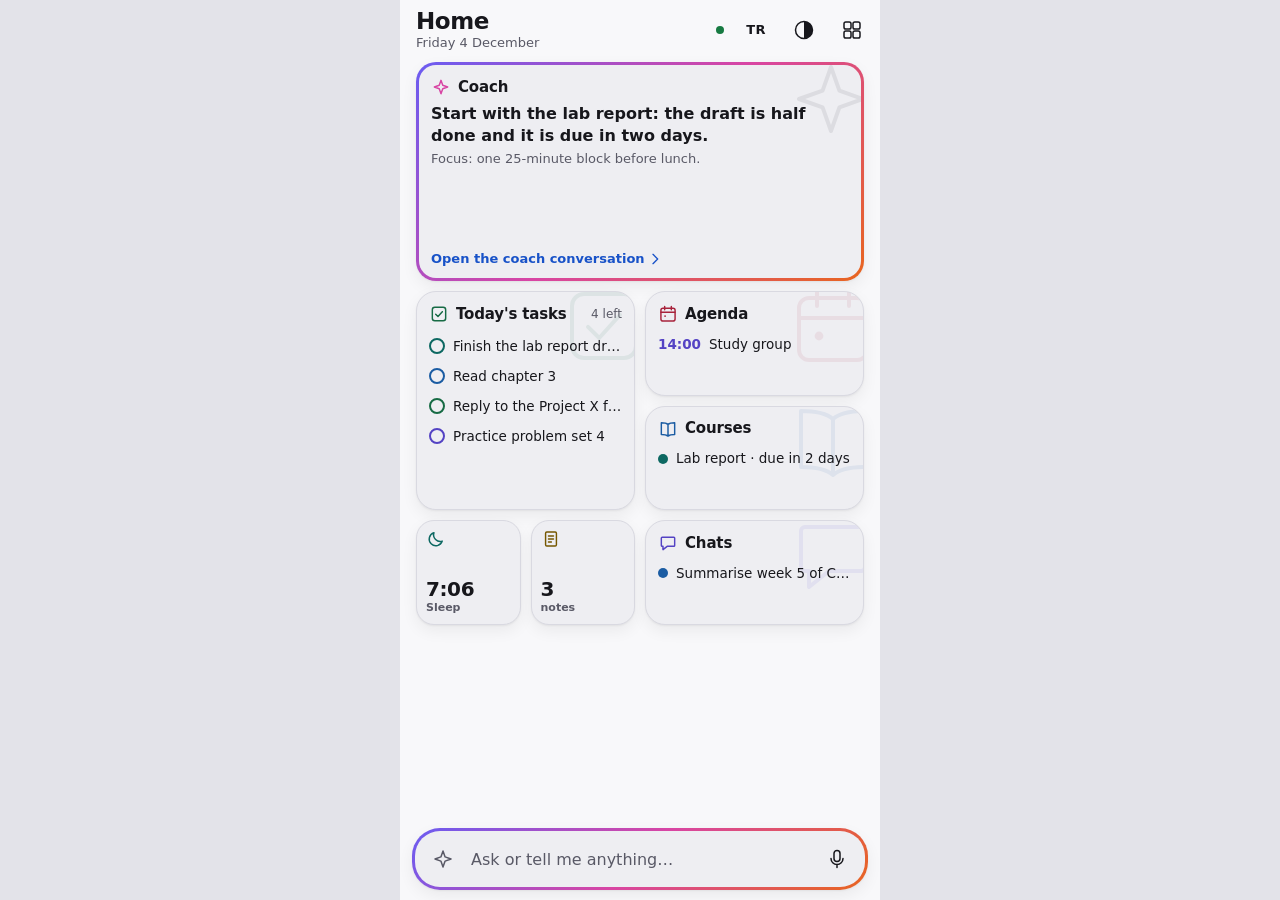
<file: docs/design/prototypes/a-board.html>
<!DOCTYPE html>
<html lang="en">
<head>
<meta charset="utf-8">
<meta name="viewport" content="width=device-width, initial-scale=1, viewport-fit=cover, interactive-widget=resizes-content">
<meta name="color-scheme" content="light dark">
<title>LifeOS prototype A: home board</title>
<!-- Clickable prototype for #186. Self-contained: no network, no fonts, no libraries. All content is invented placeholder data. -->
<style>
/* ===== Shared: P2 tokens, app frame, top bar, pages, command bar =====
 * The same block is inlined in both prototypes on purpose, so each file
 * stays self-contained and the command bar behaves identically in both.
 * Tokens: D3 base + P2 tones, as in docs/design/mockups/README.md.
 */
:root {
  --bg: #f8f8fa; --surface: #eeeef2; --surface-2: #e3e3e9; --divider: #d9d9e1;
  --text: #17171c; --muted: #595966;
  --primary: #1e60e6; --on-primary: #ffffff; --link: #1852c8;
  --badge: #d62438; --ok: #177a41;
  --grad-1: #6a5cf2; --grad-2: #d845a4; --grad-3: #e8651e; --ring-w: 3px;
  --wm-alpha: 0.08;
  --violet: #f0edfc; --violet-2: #e0dafa; --violet-ink: #5443c4;
  --peach: #fcefe5; --peach-2: #f8dcc6; --peach-ink: #9a420c;
  --mint: #e8f5ee; --mint-2: #cdeadb; --mint-ink: #176b45;
  --sky: #e8f1fb; --sky-2: #cfe2f7; --sky-ink: #1b5ca3;
  --rose: #fbecef; --rose-2: #f6d4db; --rose-ink: #a8233c;
  --sand: #f9f2dc; --sand-2: #f0e1ae; --sand-ink: #765700;
  --teal: #e4f4f2; --teal-2: #c6e7e3; --teal-ink: #0d6862;
  --card-shadow: 0 1px 2px rgba(0, 0, 0, 0.05), 0 6px 16px rgba(0, 0, 0, 0.06);
  --lift-shadow: 0 8px 28px rgba(0, 0, 0, 0.18);
  --scrim: rgba(16, 18, 24, 0.32);
  color-scheme: light;
}
/* Dark theme: follows the system, or the theme button (data-theme). */
@media (prefers-color-scheme: dark) {
  :root:not([data-theme="light"]) {
    --bg: #101218; --surface: #1a1d25; --surface-2: #252933; --divider: #303541;
    --text: #ecedf2; --muted: #a1a5b1;
    --primary: #2165e8; --on-primary: #ffffff; --link: #7dafff;
    --badge: #dc2a3e; --ok: #45d688;
    --grad-1: #8577ff; --grad-2: #ec5fb2; --grad-3: #ff9458;
    --violet: #1e1c31; --violet-2: #2c2850; --violet-ink: #b5aaff;
    --peach: #261e19; --peach-2: #3b2b20; --peach-ink: #ffb17a;
    --mint: #16241e; --mint-2: #1e3a2d; --mint-ink: #7cdba8;
    --sky: #152030; --sky-2: #1d324a; --sky-ink: #8ec5ff;
    --rose: #28191e; --rose-2: #42232c; --rose-ink: #ff9cae;
    --sand: #24200f; --sand-2: #3a3218; --sand-ink: #efcd6a;
    --teal: #132423; --teal-2: #1a3a38; --teal-ink: #6ed6cd;
    --card-shadow: 0 1px 2px rgba(0, 0, 0, 0.3), 0 6px 16px rgba(0, 0, 0, 0.25);
    --lift-shadow: 0 8px 28px rgba(0, 0, 0, 0.5);
    color-scheme: dark;
  }
}
:root[data-theme="dark"] {
  --bg: #101218; --surface: #1a1d25; --surface-2: #252933; --divider: #303541;
  --text: #ecedf2; --muted: #a1a5b1;
  --primary: #2165e8; --on-primary: #ffffff; --link: #7dafff;
  --badge: #dc2a3e; --ok: #45d688;
  --grad-1: #8577ff; --grad-2: #ec5fb2; --grad-3: #ff9458;
  --violet: #1e1c31; --violet-2: #2c2850; --violet-ink: #b5aaff;
  --peach: #261e19; --peach-2: #3b2b20; --peach-ink: #ffb17a;
  --mint: #16241e; --mint-2: #1e3a2d; --mint-ink: #7cdba8;
  --sky: #152030; --sky-2: #1d324a; --sky-ink: #8ec5ff;
  --rose: #28191e; --rose-2: #42232c; --rose-ink: #ff9cae;
  --sand: #24200f; --sand-2: #3a3218; --sand-ink: #efcd6a;
  --teal: #132423; --teal-2: #1a3a38; --teal-ink: #6ed6cd;
  --card-shadow: 0 1px 2px rgba(0, 0, 0, 0.3), 0 6px 16px rgba(0, 0, 0, 0.25);
  --lift-shadow: 0 8px 28px rgba(0, 0, 0, 0.5);
  color-scheme: dark;
}
:root {
  --grad: linear-gradient(135deg, var(--grad-1), var(--grad-2), var(--grad-3));
  --font-ui: system-ui, -apple-system, "Segoe UI", "Roboto", "Noto Sans", "Helvetica Neue", Arial, sans-serif;
  /* Material 3 motion: emphasized easing and durations. */
  --ease-emph-dec: cubic-bezier(0.05, 0.7, 0.1, 1);
  --ease-emph-acc: cubic-bezier(0.3, 0, 0.8, 0.15);
  --ease-std: cubic-bezier(0.2, 0, 0, 1);
  --dur-enter: 420ms; --dur-exit: 260ms; --dur-short: 160ms;
  --pad: 16px;
}
@media (prefers-reduced-motion: reduce) {
  :root { --dur-enter: 1ms; --dur-exit: 1ms; --dur-short: 1ms; }
}

* { box-sizing: border-box; }
html, body { height: 100%; }
body {
  margin: 0; background: var(--surface-2); color: var(--text);
  font: 400 0.9375rem/1.4 var(--font-ui);
  -webkit-font-smoothing: antialiased; -webkit-tap-highlight-color: transparent;
  overscroll-behavior: none;
}
h1, h2, h3, p, ul, ol { margin: 0; padding: 0; }
ul, ol { list-style: none; }
button { font: inherit; color: inherit; background: none; border: 0; padding: 0; cursor: pointer; }
button:disabled { cursor: default; opacity: 0.45; }
:focus-visible { outline: 3px solid var(--primary); outline-offset: 2px; }
.sr-only { position: absolute !important; width: 1px; height: 1px; padding: 0; margin: -1px; overflow: hidden; clip: rect(0 0 0 0); white-space: nowrap; border: 0; }
.num { font-variant-numeric: tabular-nums; }

.icon { width: 24px; height: 24px; fill: none; stroke: currentColor; stroke-width: 1.5; stroke-linecap: round; stroke-linejoin: round; flex: none; }
.icon .solid { fill: currentColor; stroke: none; }

/* One phone-width column; on a wide screen it is centred. */
.app {
  position: relative; margin: 0 auto; width: 100%; max-width: 480px; height: 100vh; height: 100dvh;
  display: flex; flex-direction: column; overflow: hidden; background: var(--bg);
}

/* Top bar: bold title, connection dot, line-icon buttons (48 dp hit areas). */
.topbar { flex: none; display: flex; align-items: center; gap: 0; min-height: 56px; padding: 4px 4px 0 var(--pad); }
.tb-text { flex: 1; min-width: 0; }
.tb-title { font-size: 1.4375rem; font-weight: 700; letter-spacing: -0.02em; line-height: 1.15; white-space: nowrap; overflow: hidden; text-overflow: ellipsis; }
.tb-sub { font-size: 0.8125rem; color: var(--muted); white-space: nowrap; overflow: hidden; text-overflow: ellipsis; }
.status-dot { flex: none; width: 8px; height: 8px; margin: 0 8px 0 6px; border-radius: 50%; background: var(--ok); }
.tb-btn {
  flex: none; position: relative; display: inline-flex; align-items: center; justify-content: center;
  width: 48px; height: 48px; border-radius: 50%; color: var(--text);
}
.tb-btn .lbl { font-size: 0.8125rem; font-weight: 700; letter-spacing: 0.02em; }
.tb-btn::before { content: ""; position: absolute; inset: 6px; border-radius: 50%; background: transparent; transition: background var(--dur-short); }
.tb-btn:hover::before { background: var(--surface); }
.tb-btn[aria-pressed="true"]::before { background: var(--surface-2); }
.tb-btn > * { position: relative; }

/* Tones: a section or a course keeps one colour and one icon (P2). */
.tone-violet { --card: var(--violet); --card-2: var(--violet-2); --ink: var(--violet-ink); }
.tone-peach { --card: var(--peach); --card-2: var(--peach-2); --ink: var(--peach-ink); }
.tone-mint { --card: var(--mint); --card-2: var(--mint-2); --ink: var(--mint-ink); }
.tone-sky { --card: var(--sky); --card-2: var(--sky-2); --ink: var(--sky-ink); }
.tone-rose { --card: var(--rose); --card-2: var(--rose-2); --ink: var(--rose-ink); }
.tone-sand { --card: var(--sand); --card-2: var(--sand-2); --ink: var(--sand-ink); }
.tone-teal { --card: var(--teal); --card-2: var(--teal-2); --ink: var(--teal-ink); }
.ctx {
  display: inline-flex; align-items: center; gap: 4px; min-width: 0; max-width: 100%; height: 20px; padding: 0 8px 0 6px;
  border-radius: 10px; background: var(--card-2); color: var(--ink); font-size: 0.75rem; font-weight: 600; white-space: nowrap; overflow: hidden;
}
.ctx .icon { width: 13px; height: 13px; stroke-width: 2; }
.wm { position: absolute; top: -22px; right: -26px; width: 120px; height: 120px; color: var(--ink, var(--text)); opacity: var(--wm-alpha); pointer-events: none; }
.wm .icon { width: 100%; height: 100%; stroke-width: 1; }

/* ===== Feature pages (opened from a tile or a region) ===== */
.page {
  position: absolute; inset: 0; z-index: 20; display: flex; flex-direction: column;
  background: var(--bg); will-change: clip-path;
}
.page[hidden] { display: none; }
.page-head { flex: none; display: flex; align-items: center; gap: 4px; min-height: 56px; padding: 4px 8px 0 4px; }
.page-head h1 { flex: 1; min-width: 0; font-size: 1.375rem; font-weight: 700; letter-spacing: -0.02em; white-space: nowrap; overflow: hidden; text-overflow: ellipsis; }
.page-head h1:focus { outline: none; }
.page-head h1:focus-visible { outline: 3px solid var(--primary); outline-offset: 2px; border-radius: 6px; }
.page-ico { flex: none; display: inline-flex; width: 36px; height: 36px; align-items: center; justify-content: center; border-radius: 50%; background: var(--card-2, var(--surface-2)); color: var(--ink, var(--text)); }
.page-ico .icon { width: 20px; height: 20px; }
.page-body { flex: 1; min-height: 0; overflow-y: auto; overscroll-behavior: contain; padding: 4px var(--pad) calc(var(--dock-h, 120px) + 16px); display: flex; flex-direction: column; gap: 14px; }
.page-content { opacity: 1; transition: opacity var(--dur-short) linear; }
.page.entering .page-content { opacity: 0; }

.panel { position: relative; overflow: hidden; isolation: isolate; padding: 8px 14px 6px; border: 1px solid var(--divider); border-radius: 20px; background: var(--surface); box-shadow: var(--card-shadow); }
.panel > :not(.wm) { position: relative; }
.panel h2 { display: flex; align-items: center; gap: 8px; min-height: 36px; font-size: 1rem; font-weight: 700; letter-spacing: -0.01em; }
.panel h2 .icon { width: 18px; height: 18px; stroke-width: 1.75; color: var(--ink, var(--text)); }
.panel h2 .meta { margin-left: auto; font-size: 0.8125rem; font-weight: 400; color: var(--muted); }
.coach-card { border: var(--ring-w) solid transparent; background: linear-gradient(var(--surface), var(--surface)) padding-box, var(--grad) border-box; padding: 12px 15px 14px; }
.coach-msg { font-size: 1.125rem; font-weight: 600; line-height: 1.35; letter-spacing: -0.01em; }
.coach-why { margin-top: 6px; font-size: 0.84375rem; color: var(--muted); }
.coach-tag { display: inline-flex; align-items: center; gap: 6px; height: 24px; padding: 0 10px; border-radius: 12px; border: 2px solid transparent; background: linear-gradient(var(--surface), var(--surface)) padding-box, var(--grad) border-box; font-size: 0.75rem; font-weight: 700; }
.coach-tag .icon { width: 14px; height: 14px; stroke-width: 2; }

.row { position: relative; display: flex; align-items: center; gap: 12px; min-height: 60px; padding: 8px 0; }
.row + .row::before { content: ""; position: absolute; top: 0; right: 0; left: 56px; border-top: 1px solid var(--divider); }
.row-main { flex: 1; min-width: 0; }
.row-t { font-size: 0.9375rem; font-weight: 600; overflow: hidden; text-overflow: ellipsis; }
.row-s { margin-top: 2px; display: flex; flex-wrap: wrap; align-items: center; gap: 6px; font-size: 0.8125rem; color: var(--muted); }
.mark { flex: none; display: inline-flex; align-items: center; justify-content: center; width: 44px; height: 44px; border-radius: 50%; background: var(--card-2, var(--surface-2)); color: var(--ink, var(--text)); font-weight: 700; }
.mark .icon { width: 20px; height: 20px; }
.check-btn { flex: none; display: inline-flex; align-items: center; justify-content: center; width: 48px; height: 48px; margin: 0 -2px; border-radius: 50%; }
.check-btn .ring { width: 24px; height: 24px; border: 2px solid var(--ink, var(--muted)); border-radius: 50%; display: inline-flex; align-items: center; justify-content: center; color: var(--bg); }
.check-btn .ring .icon { width: 16px; height: 16px; stroke-width: 2.5; visibility: hidden; }
.check-btn[aria-checked="true"] .ring { background: var(--ink, var(--text)); }
.check-btn[aria-checked="true"] .ring .icon { visibility: visible; }
.row.done .row-t { color: var(--muted); text-decoration: line-through; }
.chev { flex: none; color: var(--muted); }
.chev .icon { width: 18px; height: 18px; }
.bars { display: block; width: 100%; height: auto; }
.bars rect.b { fill: var(--teal-2); }
.bars rect.b.est { fill: url(#hatch); }
.bars text { font: 600 10.5px var(--font-ui); fill: var(--muted); }
.bars line { stroke: var(--teal-ink); stroke-width: 1.5; stroke-dasharray: 4 3; }
.stat-row { display: flex; gap: 10px; }
.stat { flex: 1; padding: 10px 12px; border-radius: 14px; background: var(--card-2, var(--surface-2)); }
.stat b { display: block; font-size: 1.25rem; letter-spacing: -0.01em; }
.stat span { font-size: 0.8125rem; color: var(--muted); }
.note-p { padding: 4px 0 10px; font-size: 0.875rem; color: var(--muted); }

/* ===== Command bar (the primary way to do things), bottom of the screen ===== */
.dock {
  position: absolute; left: 0; right: 0; bottom: 0; z-index: 30;
  padding: 8px 12px calc(10px + env(safe-area-inset-bottom)); display: flex; flex-direction: column; gap: 8px;
  background: linear-gradient(to bottom, transparent, var(--bg) 22px);
  pointer-events: none;
}
.dock > * { pointer-events: auto; }
.cmd {
  display: flex; align-items: center; gap: 4px; min-height: 56px; padding: 4px 4px 4px 6px; border-radius: 28px;
  border: var(--ring-w) solid transparent;
  background: linear-gradient(var(--surface), var(--surface)) padding-box, var(--grad) border-box;
  box-shadow: var(--card-shadow);
}
.cmd-plus { flex: none; display: inline-flex; align-items: center; justify-content: center; width: 44px; height: 44px; color: var(--muted); }
.cmd input {
  flex: 1; min-width: 0; height: 48px; border: 0; outline: 0; background: transparent; color: var(--text);
  font: 500 1rem var(--font-ui);
}
.cmd input::placeholder { color: var(--muted); }
.cmd:focus-within { box-shadow: 0 0 0 3px color-mix(in srgb, var(--primary) 35%, transparent), var(--card-shadow); }
.cmd-btn { flex: none; display: inline-flex; align-items: center; justify-content: center; width: 48px; height: 48px; border-radius: 50%; color: var(--text); }
.cmd-btn.send { background: var(--primary); color: var(--on-primary); }
.cmd-btn.send[hidden] { display: none; }
.cmd-btn.mic[aria-pressed="true"] { background: var(--badge); color: #fff; }
.cmd.listening input::placeholder { color: var(--text); font-weight: 600; }
.levels { display: none; gap: 3px; align-items: center; height: 20px; margin-right: 4px; }
.cmd.listening .levels { display: inline-flex; }
.levels i { display: block; width: 4px; height: 8px; border-radius: 2px; background: var(--badge); animation: lv 900ms ease-in-out infinite; }
.levels i:nth-child(2) { animation-delay: -300ms; } .levels i:nth-child(3) { animation-delay: -600ms; } .levels i:nth-child(4) { animation-delay: -150ms; }
@keyframes lv { 0%, 100% { height: 6px; } 50% { height: 20px; } }
@media (prefers-reduced-motion: reduce) { .levels i { animation: none; height: 14px; } }

.chips { display: flex; gap: 8px; overflow-x: auto; scrollbar-width: none; padding: 2px; }
.chips[hidden] { display: none; }
.chip {
  flex: none; display: inline-flex; align-items: center; gap: 6px; min-height: 48px; padding: 0 14px; border-radius: 24px;
  border: 1px solid var(--divider); background: var(--bg); font-size: 0.875rem; font-weight: 600; white-space: nowrap; color: var(--text);
}
.chip .icon { width: 18px; height: 18px; }
.chip.primary { background: var(--primary); border-color: var(--primary); color: var(--on-primary); }

/* Confirmation with Undo, and the clarifying question, sit just above the bar. */
.bubble {
  display: flex; flex-direction: column; gap: 6px; padding: 10px 6px 6px 14px; border-radius: 18px;
  background: var(--text); color: var(--bg); box-shadow: var(--lift-shadow);
  animation: rise var(--dur-enter) var(--ease-emph-dec);
}
.bubble[hidden] { display: none; }
.bubble-row { display: flex; align-items: center; gap: 8px; }
.bubble-t { flex: 1; min-width: 0; font-size: 0.875rem; line-height: 1.35; }
.bubble-t b { font-weight: 700; }
.bubble .act { flex: none; min-height: 48px; min-width: 48px; padding: 0 12px; border-radius: 24px; font-weight: 700; font-size: 0.875rem; color: color-mix(in srgb, var(--primary) 45%, var(--bg)); }
.bubble.ask { background: var(--surface); color: var(--text); border: 1px solid var(--divider); padding: 10px 10px 10px 14px; }
.bubble.ask .q { display: flex; align-items: center; gap: 8px; font-size: 0.9375rem; font-weight: 600; }
.bubble.ask .q .icon { width: 18px; height: 18px; color: var(--primary); }
.bubble.ask .opts { display: flex; flex-direction: column; gap: 6px; }
.opt { display: flex; align-items: center; gap: 10px; min-height: 48px; padding: 0 12px; border-radius: 14px; border: 1px solid var(--divider); background: var(--bg); text-align: left; font-size: 0.875rem; }
.opt .k { flex: none; width: 26px; height: 26px; border-radius: 50%; background: var(--surface-2); display: inline-flex; align-items: center; justify-content: center; font-size: 0.75rem; font-weight: 700; }
.opt .s { color: var(--muted); font-size: 0.8125rem; }
.bubble.ask .act { color: var(--link); align-self: flex-end; }
@keyframes rise { from { transform: translateY(12px); opacity: 0; } to { transform: none; opacity: 1; } }
@media (prefers-reduced-motion: reduce) { .bubble { animation: none; } }

/* Prototype badge: says what this is, opens nothing. */
.proto-note { font-size: 0.75rem; color: var(--muted); }
/* ===== Prototype A: the home board ===== */
.home {
  flex: 1; min-height: 0; overflow-y: auto; overscroll-behavior: contain;
  padding: 6px var(--pad) calc(var(--dock-h, 120px) + 24px);
  container-type: inline-size;
}
.board {
  display: grid; grid-template-columns: repeat(4, minmax(0, 1fr)); gap: 10px;
  grid-auto-rows: calc((100cqw - 30px) / 4); grid-auto-flow: row dense;
}
.board > li { position: relative; min-width: 0; }
.board > li.s { grid-column: span 1; grid-row: span 1; }
.board > li.m { grid-column: span 2; grid-row: span 1; }
.board > li.l { grid-column: span 2; grid-row: span 2; }
.board > li.w { grid-column: span 4; grid-row: span 2; }

.tile {
  position: relative; isolation: isolate; overflow: hidden; display: flex; flex-direction: column; align-items: stretch; gap: 4px;
  width: 100%; height: 100%; padding: 10px 12px; border-radius: 20px; text-align: left;
  border: 1px solid var(--divider); background: var(--surface); box-shadow: var(--card-shadow);
  -webkit-user-select: none; user-select: none; -webkit-touch-callout: none; touch-action: pan-y;
  transition: transform var(--dur-short) var(--ease-std), box-shadow var(--dur-short);
}
.tile > :not(.wm) { position: relative; }
.board > li.s .tile { padding: 8px 9px; border-radius: 18px; gap: 0; justify-content: space-between; }
.tile:active { transform: scale(0.98); }
.tile.coach { border: var(--ring-w) solid transparent; background: linear-gradient(var(--surface), var(--surface)) padding-box, var(--grad) border-box; }
.t-head { display: flex; align-items: center; gap: 7px; min-height: 24px; }
.t-ico { display: inline-flex; color: var(--ink, var(--text)); }
.t-ico .icon { width: 20px; height: 20px; stroke-width: 1.75; }
.coach .t-ico { color: var(--grad-2); }
.t-name { flex: 1; min-width: 0; font-size: 0.9375rem; font-weight: 700; letter-spacing: -0.01em; white-space: nowrap; overflow: hidden; text-overflow: ellipsis; }
.t-meta { font-size: 0.75rem; color: var(--muted); white-space: nowrap; }
.t-big { display: block; font-size: 1.25rem; font-weight: 700; letter-spacing: -0.02em; line-height: 1.1; white-space: nowrap; overflow: hidden; text-overflow: ellipsis; }
.t-small { display: block; font-size: 0.6875rem; font-weight: 600; color: var(--muted); white-space: nowrap; overflow: hidden; text-overflow: ellipsis; }
.t-text { display: -webkit-box; -webkit-box-orient: vertical; -webkit-line-clamp: 2; overflow: hidden; font-size: 0.875rem; line-height: 1.35; }
.l .t-text, .w .t-text { -webkit-line-clamp: 4; font-size: 1rem; font-weight: 600; }
.t-why { font-size: 0.8125rem; color: var(--muted); }
.t-open { margin-top: auto; display: inline-flex; align-items: center; gap: 2px; font-size: 0.8125rem; font-weight: 600; color: var(--link); }
.t-open .icon { width: 16px; height: 16px; stroke-width: 2; }
.t-lines { display: flex; flex-direction: column; gap: 2px; margin-top: 2px; min-height: 0; overflow: hidden; }
.t-line { display: flex; align-items: center; gap: 8px; min-height: 28px; font-size: 0.84375rem; }
.t-line > .tx { flex: 1; min-width: 0; white-space: nowrap; overflow: hidden; text-overflow: ellipsis; }
.t-line .tm { flex: none; min-width: 40px; font-weight: 700; font-variant-numeric: tabular-nums; color: var(--ink, var(--text)); }
.t-ring { flex: none; width: 16px; height: 16px; border-radius: 50%; border: 2px solid var(--ink, var(--muted)); }
.t-dot { flex: none; width: 10px; height: 10px; border-radius: 50%; background: var(--ink, var(--muted)); }
.t-progress { height: 6px; border-radius: 3px; background: var(--surface-2); overflow: hidden; margin-top: auto; }
.t-progress i { display: block; height: 100%; background: var(--mint-ink); border-radius: 3px; }
.t-bars { margin-top: auto; display: flex; align-items: flex-end; gap: 5px; height: 46%; }
.t-bars i { flex: 1; border-radius: 4px 4px 2px 2px; background: var(--teal-2); }
.t-bars i.est { background: repeating-linear-gradient(45deg, var(--teal-2) 0 3px, var(--teal) 3px 6px); }
.tile .wm { width: 96px; height: 96px; top: -14px; right: -18px; }
.board > li.s .wm { display: none; }

/* Edit mode: dashed outlines, a drag handle, no jiggle (calm). */
.app.editing .tile { outline: 2px dashed color-mix(in srgb, var(--muted) 70%, transparent); outline-offset: -2px; }
.app.editing .tile[aria-pressed="true"] { outline: 3px solid var(--primary); outline-offset: 1px; }
.tile > .handle { display: none; position: absolute; top: 2px; right: 2px; width: 28px; height: 28px; align-items: center; justify-content: center; color: var(--muted); z-index: 2; }
.handle .icon { width: 18px; height: 18px; }
.app.editing .tile > .handle { display: inline-flex; }
.board > li.ph .tile { opacity: 0.35; box-shadow: none; }
.ghost { position: absolute; z-index: 40; pointer-events: none; margin: 0; }
.ghost .tile { box-shadow: var(--lift-shadow); transform: scale(1.04); outline: 3px solid var(--primary) !important; }
.ghost.settle { transition: transform 180ms var(--ease-std); }
.ghost.settle .tile { transform: none; transition: transform 180ms var(--ease-std); }

/* The edit sheet replaces the command bar while editing; everything sits in thumb reach. */
.editbar {
  position: absolute; left: 0; right: 0; bottom: 0; z-index: 35; display: flex; flex-direction: column; gap: 8px;
  padding: 8px 12px calc(12px + env(safe-area-inset-bottom)); border-radius: 26px 26px 0 0;
  background: var(--bg); border-top: 1px solid var(--divider); box-shadow: 0 -6px 24px rgba(0, 0, 0, 0.12);
  animation: rise var(--dur-enter) var(--ease-emph-dec);
}
.editbar[hidden] { display: none; }
@media (prefers-reduced-motion: reduce) { .editbar { animation: none; } }
.eb-grip { align-self: center; width: 36px; height: 4px; border-radius: 2px; background: var(--divider); }
.eb-sel { display: flex; align-items: center; gap: 8px; min-height: 48px; }
.eb-t { flex: 1; min-width: 0; font-size: 0.9375rem; font-weight: 700; }
.eb-t .hint { display: block; font-size: 0.8125rem; font-weight: 400; color: var(--muted); }
.eb-tools { display: flex; align-items: center; gap: 8px; }
.eb-btn {
  flex: none; display: inline-flex; align-items: center; justify-content: center; gap: 6px; min-width: 48px; height: 48px; padding: 0 12px;
  border-radius: 24px; background: var(--surface); font-size: 0.875rem; font-weight: 600;
}
.eb-btn.icon-only { padding: 0; width: 48px; }
.seg { flex: 1; display: flex; min-width: 0; height: 54px; border-radius: 27px; background: var(--surface); padding: 3px; gap: 2px; }
.seg button { flex: 1; min-width: 0; border-radius: 24px; font-size: 0.8125rem; font-weight: 700; font-variant-numeric: tabular-nums; }
.seg button[aria-checked="true"] { background: var(--text); color: var(--bg); }
.seg-wrap { flex: 1; display: flex; min-width: 0; }
.eb-k { font-size: 0.8125rem; font-weight: 600; color: var(--muted); }
.eb-tray .chips { padding-top: 4px; }
.eb-tray .chip { border-style: dashed; }
.eb-empty { min-height: 48px; display: flex; align-items: center; font-size: 0.8125rem; color: var(--muted); }
.eb-actions { display: flex; gap: 8px; }
.eb-actions button { flex: 1; height: 48px; border-radius: 24px; font-weight: 700; }
.btn-tonal { background: var(--surface); }
.btn-fill { background: var(--primary); color: var(--on-primary); }
.app.editing .dock { display: none; }
.app.editing .home { padding-bottom: calc(var(--edit-h, 280px) + 24px); }
</style>
</head>
<body>
<div class="app" id="app">
  <header class="topbar" id="topbar">
    <div class="tb-text"><h1 class="tb-title" id="title">Home</h1><p class="tb-sub" id="date"></p></div>
    <span class="status-dot" role="img" data-i18n-aria="connected"></span>
    <button type="button" class="tb-btn" id="btn-lang"><span class="lbl">TR</span></button>
    <button type="button" class="tb-btn" id="btn-theme" data-icon="contrast"></button>
    <button type="button" class="tb-btn" id="btn-edit" aria-pressed="false" data-icon="grid"></button>
  </header>
  <main class="home" id="home">
    <ul class="board" id="board"></ul>
    <p class="sr-only" id="edit-help" data-i18n="editHelp"></p>
  </main>
  <section class="page" id="page" hidden></section>
  <div class="dock" id="dock">
    <div class="bubble" id="bubble" hidden></div>
    <div class="chips" id="chips" role="group" hidden></div>
    <form class="cmd" id="cmd" autocomplete="off">
      <span class="cmd-plus" data-icon="spark" aria-hidden="true"></span>
      <span class="levels" aria-hidden="true"><i></i><i></i><i></i><i></i></span>
      <label class="sr-only" for="cmd-input" data-i18n="cmdLabel">Ask or tell LifeOS</label>
      <input id="cmd-input" type="text" enterkeyhint="send" spellcheck="false" data-i18n-ph="cmdPh">
      <button type="button" class="cmd-btn mic" id="cmd-mic" aria-pressed="false" data-i18n-aria="speak" data-icon="mic"></button>
      <button type="submit" class="cmd-btn send" id="cmd-send" hidden data-i18n-aria="send" data-icon="up"></button>
    </form>
  </div>
  <div class="editbar" id="editbar" role="region" aria-labelledby="eb-title" hidden>
    <span class="eb-grip" aria-hidden="true"></span>
    <div class="eb-sel">
      <p class="eb-t" id="eb-title"></p>
      <button type="button" class="eb-btn" id="eb-hide"><span data-icon="hide"></span><span data-i18n="hide">Hide</span></button>
    </div>
    <div class="eb-tools">
      <button type="button" class="eb-btn icon-only" id="eb-earlier" data-i18n-aria="moveEarlier" data-icon="left"></button>
      <button type="button" class="eb-btn icon-only" id="eb-later" data-i18n-aria="moveLater" data-icon="right"></button>
      <div class="seg" id="eb-size" role="radiogroup">
        <button type="button" role="radio" data-size="s"></button>
        <button type="button" role="radio" data-size="m"></button>
        <button type="button" role="radio" data-size="l"></button>
        <button type="button" role="radio" data-size="w"></button>
      </div>
    </div>
    <div class="eb-tray">
      <p class="eb-k" id="tray-k" data-i18n="hidden">Hidden tiles</p>
      <div class="chips" id="tray" role="group" aria-labelledby="tray-k"></div>
    </div>
    <div class="eb-actions">
      <button type="button" class="btn-tonal" id="eb-reset" data-i18n="reset">Reset</button>
      <button type="button" class="btn-fill" id="eb-done" data-i18n="done">Done</button>
    </div>
  </div>
  <div id="live" class="sr-only" aria-live="polite"></div>
</div>
<script>
/* ===== Shared: strings, placeholder data, icons, pages, command bar =====
 * Inlined in both prototypes on purpose (each file is self-contained and the
 * command bar must behave the same in both). All content is invented.
 */
var Shared = (function () {
  "use strict";

  /* ---------- language ---------- */
  var lang = (function () {
    var list = (navigator.languages && navigator.languages.length) ? navigator.languages : [navigator.language || "en"];
    return String(list[0] || "en").toLowerCase().indexOf("tr") === 0 ? "tr" : "en";
  })();
  function L(en, tr) { return { en: en, tr: tr }; }
  function tx(v) { return v && typeof v === "object" && "en" in v ? v[lang] : v; }
  function lower(s) { return String(s).toLocaleLowerCase(lang === "tr" ? "tr" : "en"); }
  function esc(s) { return String(s).replace(/[&<>"']/g, function (c) { return { "&": "&amp;", "<": "&lt;", ">": "&gt;", '"': "&quot;", "'": "&#39;" }[c]; }); }

  var S = {
    connected: L("Connected to the computer", "Bilgisayara bağlı"),
    switchLang: L("Türkçe'ye geç", "Switch to English"),
    toDark: L("Switch to dark theme", "Koyu temaya geç"),
    toLight: L("Switch to light theme", "Açık temaya geç"),
    back: L("Back", "Geri"),
    cmdLabel: L("Ask or tell LifeOS", "LifeOS'a sor ya da söyle"),
    cmdPh: L("Ask or tell me anything…", "Bir şey sor ya da söyle…"),
    listening: L("Listening… tap the mic to stop", "Dinliyorum… durdurmak için mikrofona dokun"),
    speak: L("Speak", "Konuş"),
    stopListening: L("Stop listening", "Dinlemeyi durdur"),
    send: L("Send", "Gönder"),
    suggestions: L("Suggestions", "Öneriler"),
    undo: L("Undo", "Geri al"),
    open: L("Open", "Aç"),
    dismiss: L("Dismiss", "Kapat"),
    cancel: L("Cancel", "Vazgeç"),
    undone: L("Undone.", "Geri alındı."),
    taskAdded: L("Task added", "Görev eklendi"),
    noteAdded: L("Note saved", "Not kaydedildi"),
    moved: L("Moved", "Taşındı"),
    to: L("to", "→"),
    sentChat: L("Sent to the assistant. The answer will appear in Chats.", "Asistana gönderildi. Cevap Sohbetler'de görünecek."),
    opened: L("Opened", "Açıldı"),
    whichMeeting: L("Which meeting?", "Hangi toplantı?"),
    today: L("Today", "Bugün"),
    tomorrow: L("Tomorrow", "Yarın"),
    left: L("left", "kaldı"),
    of: L("of", "/"),
    tasksLeft: L("{n} of {m} left", "{m} görevden {n} tanesi kaldı"),
    due: L("due in {n} days", "{n} gün kaldı"),
    dueShort: L("{n} d", "{n} g"),
    next: L("Next", "Sıradaki"),
    sleep: L("Sleep", "Uyku"),
    lastNight: L("Last night", "Dün gece"),
    screenTime: L("Screen time today", "Bugün ekran süresi"),
    unlocks: L("unlocks", "kilit açma"),
    avg: L("7-night average", "7 gece ortalaması"),
    sleepSummary: L("Sleep over the last 7 nights, in hours: {list}. Average {avg}. Night 5 is estimated.", "Son 7 gecenin uykusu, saat: {list}. Ortalama {avg}. 5. gece tahmini."),
    estimated: L("hatched = estimated", "taralı = tahmini"),
    deadlines: L("Upcoming deadlines", "Yaklaşan teslimler"),
    yourCourses: L("Courses", "Dersler"),
    newContent: L("new", "yeni"),
    coachConv: L("Open the coach conversation", "Koç sohbetini aç"),
    moreFromCoach: L("Also this morning", "Bu sabah ayrıca"),
    picks: L("Assistant's picks", "Asistanın seçtikleri"),
    pinned: L("Pinned", "Sabit"),
    recent: L("Recent", "Son"),
    protoNote: L("Prototype with placeholder data. Nothing is sent anywhere.", "Örnek verili prototip. Hiçbir yere bir şey gönderilmez."),
    focusWhy: L("Focus: one 25-minute block before lunch.", "Odak: öğle yemeğinden önce 25 dakikalık bir blok."),
    emptyNotes: L("No notes yet.", "Henüz not yok.")
  };
  function t(key, vars) {
    var s = tx(S[key]) || key;
    if (vars) Object.keys(vars).forEach(function (k) { s = s.split("{" + k + "}").join(vars[k]); });
    return s;
  }

  /* ---------- icons (24 px line icons drawn for this project) ---------- */
  var P = {
    today: '<circle cx="12" cy="12" r="4"/><path d="M12 2.5v2.5M12 19v2.5M2.5 12H5M19 12h2.5M5.3 5.3l1.8 1.8M16.9 16.9l1.8 1.8M5.3 18.7l1.8-1.8M16.9 7.1l1.8-1.8"/>',
    chat: '<path d="M5 5h14a1 1 0 0 1 1 1v9a1 1 0 0 1-1 1h-8l-5 4v-4H5a1 1 0 0 1-1-1V6a1 1 0 0 1 1-1z"/>',
    tasks: '<rect x="4" y="4" width="16" height="16" rx="3"/><path d="M8 12.2l2.8 2.8L16 9.2"/>',
    plus: '<path d="M12 5v14M5 12h14"/>',
    up: '<path d="M12 19V5M6 11l6-6 6 6"/>',
    back: '<path d="M15 5l-7 7 7 7"/>',
    check: '<path d="M5 12.5l4.5 4.5L19 7.5"/>',
    chevron: '<path d="M9 5l7 7-7 7"/>',
    note: '<path d="M7 3.5h10A1.5 1.5 0 0 1 18.5 5v14a1.5 1.5 0 0 1-1.5 1.5H7A1.5 1.5 0 0 1 5.5 19V5A1.5 1.5 0 0 1 7 3.5z"/><path d="M9 8.5h6M9 12h6M9 15.5h3.5"/>',
    spark: '<path d="M12 4l2.1 5.9L20 12l-5.9 2.1L12 20l-2.1-5.9L4 12l5.9-2.1z"/>',
    folder: '<path d="M3.5 7a1.5 1.5 0 0 1 1.5-1.5h4l2 2.5h8A1.5 1.5 0 0 1 20.5 9.5v8A1.5 1.5 0 0 1 19 19H5a1.5 1.5 0 0 1-1.5-1.5z"/>',
    calendar: '<rect x="3.5" y="5" width="17" height="15.5" rx="2.5"/><path d="M3.5 10h17M8 3v4M16 3v4"/><circle cx="8.5" cy="14.5" r="1.1" class="solid"/>',
    book: '<path d="M12 6.5C10.3 5 7.8 4.5 4 4.5v14c3.8 0 6.3.5 8 2 1.7-1.5 4.2-2 8-2v-14c-3.8 0-6.3.5-8 2zM12 6.5v14"/>',
    wave: '<path d="M2.5 12c1.6-5.5 3.2-5.5 4.75 0s3.15 5.5 4.75 0 3.2-5.5 4.75 0 3.15 5.5 4.75 0"/>',
    chip: '<rect x="7" y="7" width="10" height="10" rx="1.5"/><path d="M10 7V4M14 7V4M10 20v-3M14 20v-3M7 10H4M7 14H4M20 10h-3M20 14h-3"/>',
    matrix: '<path d="M7.5 4.5h-3v15h3M16.5 4.5h3v15h-3"/><circle cx="9.5" cy="9" r="1.1" class="solid"/><circle cx="14.5" cy="9" r="1.1" class="solid"/><circle cx="9.5" cy="15" r="1.1" class="solid"/><circle cx="14.5" cy="15" r="1.1" class="solid"/>',
    pen: '<path d="M12 3.5l5.5 8.5L12 20.5 6.5 12z"/><path d="M12 20.5V13.5"/><circle cx="12" cy="12" r="1.5"/>',
    dice: '<rect x="4.5" y="4.5" width="15" height="15" rx="3.5"/><circle cx="9" cy="9" r="1.2" class="solid"/><circle cx="15" cy="15" r="1.2" class="solid"/><circle cx="12" cy="12" r="1.2" class="solid"/>',
    mic: '<rect x="9" y="3.5" width="6" height="11" rx="3"/><path d="M6 11.5a6 6 0 0 0 12 0M12 17.5v3"/>',
    moon: '<path d="M19.5 14.5A8 8 0 0 1 9.5 4.5a8 8 0 1 0 10 10z"/>',
    contrast: '<circle cx="12" cy="12" r="8.5"/><path class="solid" d="M12 3.5a8.5 8.5 0 0 1 0 17z"/>',
    grid: '<rect x="4" y="4" width="7" height="7" rx="1.8"/><rect x="13" y="4" width="7" height="7" rx="1.8"/><rect x="4" y="13" width="7" height="7" rx="1.8"/><rect x="13" y="13" width="7" height="7" rx="1.8"/>',
    list: '<path d="M9 7h11M9 12h11M9 17h11"/><circle cx="5" cy="7" r="1.1" class="solid"/><circle cx="5" cy="12" r="1.1" class="solid"/><circle cx="5" cy="17" r="1.1" class="solid"/>',
    globe: '<circle cx="12" cy="12" r="8.5"/><path d="M3.5 12h17M12 3.5c2.5 2.6 3.6 5.4 3.6 8.5s-1.1 5.9-3.6 8.5c-2.5-2.6-3.6-5.4-3.6-8.5S9.5 6.1 12 3.5z"/>',
    left: '<path d="M14.5 6l-6 6 6 6"/>',
    right: '<path d="M9.5 6l6 6-6 6"/>',
    hide: '<path d="M3.5 12s3-5.5 8.5-5.5S20.5 12 20.5 12s-3 5.5-8.5 5.5S3.5 12 3.5 12z"/><circle cx="12" cy="12" r="2.5"/><path d="M4.5 4.5l15 15"/>',
    close: '<path d="M6 6l12 12M18 6L6 18"/>',
    pulse: '<path d="M3 12.5h4l2.5-6 4 11 2.5-5h5"/>',
    terminal: '<rect x="3.5" y="5" width="17" height="14" rx="2.5"/><path d="M7.5 10l3 2.5-3 2.5M12.5 15.5h4"/>',
    question: '<circle cx="12" cy="12" r="8.5"/><path d="M9.6 9.6a2.5 2.5 0 1 1 3.4 2.3c-.7.3-1 .8-1 1.5v.6"/><circle cx="12" cy="16.8" r="1" class="solid"/>',
    refresh: '<path d="M19.5 12a7.5 7.5 0 1 1-2.2-5.3"/><path d="M18 3v4.4h-4.4"/>',
    handle: '<circle cx="9" cy="6" r="1.4" class="solid"/><circle cx="15" cy="6" r="1.4" class="solid"/><circle cx="9" cy="12" r="1.4" class="solid"/><circle cx="15" cy="12" r="1.4" class="solid"/><circle cx="9" cy="18" r="1.4" class="solid"/><circle cx="15" cy="18" r="1.4" class="solid"/>',
    clock: '<circle cx="12" cy="12" r="8.5"/><path d="M12 7v5l3.2 2"/>'
  };
  function icon(name, cls) {
    return '<svg class="icon ' + (cls || "") + '" viewBox="0 0 24 24" aria-hidden="true" focusable="false">' + (P[name] || "") + "</svg>";
  }

  /* ---------- placeholder data ---------- */
  // Courses and projects take the next colour of the fixed P2 palette, each with its own icon.
  var CTX = {
    a: { name: L("Course A", "Ders A"), tone: "sky", glyph: "wave" },
    b: { name: L("Course B", "Ders B"), tone: "teal", glyph: "chip" },
    c: { name: L("Course C", "Ders C"), tone: "violet", glyph: "matrix" },
    d: { name: L("Course D", "Ders D"), tone: "peach", glyph: "pen" },
    e: { name: L("Course E", "Ders E"), tone: "sand", glyph: "dice" },
    x: { name: L("Project X", "Proje X"), tone: "mint", glyph: "folder" },
    y: { name: L("Project Y", "Proje Y"), tone: "rose", glyph: "folder" }
  };
  var COURSES = ["a", "b", "c", "d", "e"];
  var PROJECTS = ["x", "y"];
  var uid = 100;
  var DATA = {
    coach: {
      msg: L("Start with the lab report: the draft is half done and it is due in two days.", "Laboratuvar raporuyla başla: taslağın yarısı hazır ve teslimine iki gün var."),
      more: [
        L("You slept less than usual on Monday; keep tonight's evening calm.", "Pazartesi her zamankinden az uyudun; bu akşamı sakin tut."),
        L("Question: should Project X wait until after the quiz?", "Soru: Proje X sınavdan sonraya kalsın mı?")
      ]
    },
    tasks: [
      { id: 1, text: L("Finish the lab report draft", "Laboratuvar raporu taslağını bitir"), ctx: "b", day: "today", done: false, pick: true },
      { id: 2, text: L("Read chapter 3", "3. bölümü oku"), ctx: "a", day: "today", done: false, pick: true },
      { id: 3, text: L("Reply to the Project X feedback", "Proje X geri bildirimine yanıt ver"), ctx: "x", day: "today", done: false, pick: true },
      { id: 4, text: L("Practice problem set 4", "4. problem setini çöz"), ctx: "c", day: "today", done: false },
      { id: 5, text: L("Book a study room", "Çalışma odası ayırt"), ctx: null, day: "today", done: true }
    ],
    events: [
      { id: 11, time: "10:00", day: "today", text: L("Course A lecture", "Ders A dersi"), ctx: "a" },
      { id: 12, time: "14:00", day: "today", text: L("Study group", "Çalışma grubu"), ctx: "c" },
      { id: 13, time: "16:30", day: "today", text: L("Project X sync", "Proje X toplantısı"), ctx: "x", meeting: true },
      { id: 14, time: "10:00", day: "tomorrow", text: L("Project Y sync", "Proje Y toplantısı"), ctx: "y", meeting: true }
    ],
    deadlines: [
      { ctx: "b", text: L("Lab report", "Laboratuvar raporu"), days: 2 },
      { ctx: "c", text: L("Problem set 4", "Problem seti 4"), days: 4 },
      { ctx: "a", text: L("Quiz 2", "Kısa sınav 2"), days: 6 }
    ],
    courseNew: { a: true, d: true },
    notes: [
      { id: 21, text: L("Ideas for the Project X onboarding", "Proje X ilk kullanım fikirleri"), when: L("Today", "Bugün") },
      { id: 22, text: L("Questions for Course C office hours", "Ders C ofis saati için sorular"), when: L("Yesterday", "Dün") },
      { id: 23, text: L("Printer paper and a spare cable", "Yazıcı kâğıdı ve yedek kablo"), when: L("Mon", "Pzt") }
    ],
    chats: [
      { id: 31, text: L("Summarise week 5 of Course A", "Ders A'nın 5. haftasını özetle"), ctx: "a", when: "09:12" },
      { id: 32, text: L("Project X: release checklist", "Proje X: yayın kontrol listesi"), ctx: "x", when: L("Yesterday", "Dün") },
      { id: 33, text: L("Why does the build script fail?", "Derleme betiği neden hata veriyor?"), ctx: "y", when: L("Mon", "Pzt") }
    ],
    sessions: [
      { id: 41, text: L("Project X: API work", "Proje X: API çalışması"), ctx: "x", when: L("2 h ago", "2 sa önce") },
      { id: 42, text: L("Course B: lab tools", "Ders B: laboratuvar araçları"), ctx: "b", when: L("Yesterday", "Dün") },
      { id: 43, text: L("Project Y: data clean-up", "Proje Y: veri temizliği"), ctx: "y", when: L("Sun", "Paz") }
    ],
    sleep: [7.2, 6.5, 7.8, 6.9, 5.9, 8.1, 7.1],
    sleepEst: 4,
    screen: { total: "2 h 40 m", totalTr: "2 sa 40 dk", unlocks: 54 }
  };
  var DAYS = { en: ["Thu", "Fri", "Sat", "Sun", "Mon", "Tue", "Wed"], tr: ["Per", "Cum", "Cmt", "Paz", "Pzt", "Sal", "Çar"] };

  // The features: one tile (A) or one region (B) each. Tones follow P2.
  var FEATURES = {
    coach: { icon: "spark", tone: null, name: L("Coach", "Koç") },
    today: { icon: "tasks", tone: "mint", name: L("Today's tasks", "Bugünün görevleri") },
    agenda: { icon: "calendar", tone: "rose", name: L("Agenda", "Ajanda") },
    courses: { icon: "book", tone: "sky", name: L("Courses", "Dersler") },
    notes: { icon: "note", tone: "sand", name: L("Notes", "Notlar") },
    chats: { icon: "chat", tone: "violet", name: L("Chats", "Sohbetler") },
    activity: { icon: "moon", tone: "teal", name: L("Sleep and activity", "Uyku ve aktivite") },
    sessions: { icon: "terminal", tone: "peach", name: L("Sessions", "Oturumlar") },
    projects: { icon: "folder", tone: "rose", name: L("Projects", "Projeler") }
  };
  var ORDER = ["coach", "today", "agenda", "courses", "notes", "chats", "activity", "sessions", "projects"];

  function ctxLabel(key) {
    if (!key) return "";
    var c = CTX[key];
    return '<span class="ctx tone-' + c.tone + '">' + icon(c.glyph) + esc(tx(c.name)) + "</span>";
  }
  function todayTasks() { return DATA.tasks.filter(function (x) { return x.day === "today"; }); }
  function openCount() { return todayTasks().filter(function (x) { return !x.done; }).length; }
  function sleepFmt(h) { var m = Math.round(h * 60); return lang === "tr" ? Math.floor(m / 60) + " sa " + (m % 60) + " dk" : Math.floor(m / 60) + " h " + (m % 60) + " m"; }
  function sleepAvg() { var s = 0; DATA.sleep.forEach(function (v) { s += v; }); return s / DATA.sleep.length; }
  // "Now" is fixed at noon in the prototype: the next event is the first one after it.
  function nextEvent() {
    var today = DATA.events.filter(function (e) { return e.day === "today"; }).sort(function (a, b) { return a.time < b.time ? -1 : 1; });
    return today.filter(function (e) { return e.time >= "12:00"; })[0] || today[0] || DATA.events[0];
  }

  // A short summary per feature, used for accessible labels (tile, region, list view).
  function summary(id) {
    switch (id) {
      case "coach": return tx(DATA.coach.msg);
      case "today": return t("tasksLeft", { n: openCount(), m: todayTasks().length });
      case "agenda": var e = nextEvent(); return t("next") + ": " + e.time + " " + tx(e.text);
      case "courses": var d = DATA.deadlines[0]; return tx(CTX[d.ctx].name) + ", " + tx(d.text) + ", " + t("due", { n: d.days });
      case "notes": return DATA.notes.length ? tx(DATA.notes[0].text) : t("emptyNotes");
      case "chats": return tx(DATA.chats[0].text);
      case "activity": return t("lastNight") + " " + sleepFmt(DATA.sleep[6]);
      case "sessions": return tx(DATA.sessions[0].text);
      case "projects": return PROJECTS.map(function (k) { return tx(CTX[k].name); }).join(", ");
    }
    return "";
  }

  /* ---------- pages ---------- */
  function sleepChart() {
    var w = 320, h = 132, bw = 30, gap = (w - 7 * bw) / 6, max = 9, avg = sleepAvg();
    var out = '<svg class="bars" viewBox="0 0 ' + w + " " + h + '" role="img" aria-label="' +
      esc(t("sleepSummary", { list: DATA.sleep.join(", "), avg: avg.toFixed(1) })) + '">' +
      '<defs><pattern id="hatch" width="6" height="6" patternUnits="userSpaceOnUse" patternTransform="rotate(45)"><rect width="6" height="6" fill="var(--teal)"/><rect width="3" height="6" fill="var(--teal-2)"/></pattern></defs>';
    DATA.sleep.forEach(function (v, i) {
      var bh = (v / max) * (h - 22), x = i * (bw + gap);
      out += '<rect class="b' + (i === DATA.sleepEst ? " est" : "") + '" x="' + x.toFixed(1) + '" y="' + (h - 18 - bh).toFixed(1) + '" width="' + bw + '" height="' + bh.toFixed(1) + '" rx="6"/>';
      out += '<text x="' + (x + bw / 2).toFixed(1) + '" y="' + (h - 4) + '" text-anchor="middle">' + DAYS[lang][i] + "</text>";
    });
    var ay = h - 18 - (avg / max) * (h - 22);
    out += '<line x1="0" x2="' + w + '" y1="' + ay.toFixed(1) + '" y2="' + ay.toFixed(1) + '"/></svg>';
    return out;
  }
  function taskRow(x) {
    var tone = x.ctx ? " tone-" + CTX[x.ctx].tone : "";
    return '<li class="row' + (x.done ? " done" : "") + tone + '">' +
      '<button class="check-btn" role="checkbox" aria-checked="' + x.done + '" data-act="toggle" data-id="' + x.id + '" aria-label="' + esc(tx(x.text)) + '"><span class="ring">' + icon("check") + "</span></button>" +
      '<div class="row-main"><div class="row-t">' + esc(tx(x.text)) + "</div>" +
      '<div class="row-s">' + ctxLabel(x.ctx) + (x.time ? '<span class="num">' + esc(x.time) + "</span>" : "") + "</div></div></li>";
  }
  function plainRow(markHtml, title, sub, toneCls) {
    return '<li class="row' + (toneCls ? " " + toneCls : "") + '">' + markHtml + '<div class="row-main"><div class="row-t">' + title + "</div>" +
      (sub ? '<div class="row-s">' + sub + "</div>" : "") + '</div><span class="chev">' + icon("chevron") + "</span></li>";
  }
  function panel(title, iconName, tone, body, meta) {
    return '<section class="panel' + (tone ? " tone-" + tone : "") + '" style="background:var(--surface)">' +
      '<span class="wm">' + icon(iconName) + "</span>" +
      "<h2>" + icon(iconName) + "<span>" + esc(title) + "</span>" + (meta ? '<span class="meta">' + esc(meta) + "</span>" : "") + "</h2>" + body + "</section>";
  }
  function pageBody(id) {
    var f = FEATURES[id];
    switch (id) {
      case "coach":
        return '<section class="panel coach-card"><span class="coach-tag">' + icon("spark") + esc(tx(f.name)) + '</span><p class="coach-msg" style="margin-top:10px">' + esc(tx(DATA.coach.msg)) +
          '</p><p class="coach-why">' + esc(t("focusWhy")) + "</p></section>" +
          panel(t("moreFromCoach"), "spark", "violet", '<ul class="list">' + DATA.coach.more.map(function (m) {
            return plainRow('<span class="mark tone-violet">' + icon("spark") + "</span>", esc(tx(m)), "");
          }).join("") + plainRow('<span class="mark tone-violet">' + icon("chat") + "</span>", esc(t("coachConv")), "") + "</ul>");
      case "today":
        var picks = DATA.tasks.filter(function (x) { return x.pick && x.day === "today"; });
        var tom = DATA.tasks.filter(function (x) { return x.day === "tomorrow"; });
        return panel(t("picks"), "spark", "violet", '<ol class="list">' + picks.map(function (x, i) {
          var c = x.ctx ? CTX[x.ctx] : null;
          return plainRow('<span class="mark' + (c ? " tone-" + c.tone : "") + '">' + (i + 1) + "</span>", esc(tx(x.text)), ctxLabel(x.ctx), c ? "tone-" + c.tone : "");
        }).join("") + "</ol>") +
          panel(t("today"), "tasks", "mint", '<ul class="list">' + todayTasks().map(taskRow).join("") + "</ul>", t("tasksLeft", { n: openCount(), m: todayTasks().length })) +
          (tom.length ? panel(t("tomorrow"), "clock", "mint", '<ul class="list">' + tom.map(taskRow).join("") + "</ul>") : "");
      case "agenda":
        return ["today", "tomorrow"].map(function (day) {
          return panel(t(day), "calendar", "rose", '<ul class="list">' + DATA.events.filter(function (e) { return e.day === day; }).sort(function (a, b) { return a.time < b.time ? -1 : 1; }).map(function (e) {
            var c = CTX[e.ctx];
            return plainRow('<span class="mark tone-' + c.tone + ' num" style="font-size:.8125rem">' + esc(e.time) + "</span>", esc(tx(e.text)), ctxLabel(e.ctx), "tone-" + c.tone);
          }).join("") + "</ul>");
        }).join("");
      case "courses":
        return panel(t("deadlines"), "calendar", "rose", '<ul class="list">' + DATA.deadlines.map(function (d) {
          var c = CTX[d.ctx];
          return plainRow('<span class="mark tone-' + c.tone + '">' + icon(c.glyph) + "</span>", esc(tx(d.text)), ctxLabel(d.ctx) + "<span>" + esc(t("due", { n: d.days })) + "</span>", "tone-" + c.tone);
        }).join("") + "</ul>") +
          panel(t("yourCourses"), "book", "sky", '<ul class="list">' + COURSES.map(function (k) {
            var c = CTX[k], dl = DATA.deadlines.filter(function (d) { return d.ctx === k; })[0];
            return plainRow('<span class="mark tone-' + c.tone + '">' + icon(c.glyph) + "</span>", esc(tx(c.name)) + (DATA.courseNew[k] ? ' <span class="ctx" style="background:var(--badge);color:#fff">' + esc(t("newContent")) + "</span>" : ""),
              dl ? esc(tx(dl.text) + " · " + t("due", { n: dl.days })) : "—", "tone-" + c.tone);
          }).join("") + "</ul>");
      case "notes":
        return panel(tx(f.name), "note", "sand", DATA.notes.length ? '<ul class="list">' + DATA.notes.map(function (n) {
          return plainRow('<span class="mark tone-sand">' + icon("note") + "</span>", esc(tx(n.text)), esc(tx(n.when)), "tone-sand");
        }).join("") + "</ul>" : '<p class="note-p">' + esc(t("emptyNotes")) + "</p>");
      case "chats":
        return '<section class="panel coach-card" style="padding:4px 14px"><ul class="list">' + plainRow('<span class="mark">' + icon("spark") + "</span>", esc(tx(FEATURES.coach.name)), esc(tx(DATA.coach.msg))) + "</ul></section>" +
          panel(t("recent"), "chat", "violet", '<ul class="list">' + DATA.chats.map(function (c) {
            var k = CTX[c.ctx];
            return plainRow('<span class="mark tone-' + k.tone + '">' + icon(k.glyph) + "</span>", esc(tx(c.text)), ctxLabel(c.ctx) + "<span>" + esc(tx(c.when)) + "</span>", "tone-" + k.tone);
          }).join("") + "</ul>");
      case "activity":
        var shot = lang === "tr" ? DATA.screen.totalTr : DATA.screen.total;
        return panel(t("sleep"), "moon", "teal", '<div class="stat-row" style="margin:4px 0 10px"><div class="stat tone-teal"><b class="num">' + esc(sleepFmt(DATA.sleep[6])) + "</b><span>" + esc(t("lastNight")) +
          '</span></div><div class="stat tone-teal"><b class="num">' + esc(sleepFmt(sleepAvg())) + "</b><span>" + esc(t("avg")) + "</span></div></div>" + sleepChart() + '<p class="note-p">' + esc(t("estimated")) + "</p>") +
          panel(t("screenTime"), "pulse", "teal", '<div class="stat-row" style="margin:4px 0 12px"><div class="stat tone-teal"><b class="num">' + esc(shot) + "</b><span>" + esc(t("today")) +
          '</span></div><div class="stat tone-teal"><b class="num">' + DATA.screen.unlocks + "</b><span>" + esc(t("unlocks")) + "</span></div></div>");
      case "sessions":
        return panel(tx(f.name), "terminal", "peach", '<ul class="list">' + DATA.sessions.map(function (s) {
          var k = CTX[s.ctx];
          return plainRow('<span class="mark tone-' + k.tone + '">' + icon("terminal") + "</span>", esc(tx(s.text)), ctxLabel(s.ctx) + "<span>" + esc(tx(s.when)) + "</span>", "tone-" + k.tone);
        }).join("") + "</ul>");
      case "projects":
        return panel(tx(f.name), "folder", "rose", '<ul class="list">' + PROJECTS.map(function (k) {
          var c = CTX[k];
          var n = DATA.tasks.filter(function (x) { return x.ctx === k && !x.done; }).length;
          return plainRow('<span class="mark tone-' + c.tone + '">' + icon(c.glyph) + "</span>", esc(tx(c.name)), esc(n + " " + t("left")), "tone-" + c.tone);
        }).join("") + "</ul>");
    }
    return "";
  }
  // Fills a .page element (head + body) for one feature.
  function fillPage(pageEl, id) {
    var f = FEATURES[id];
    pageEl.className = "page" + (f.tone ? " tone-" + f.tone : "");
    pageEl.setAttribute("aria-label", tx(f.name));
    pageEl.innerHTML = '<div class="page-head"><button class="tb-btn" data-act="back" aria-label="' + esc(t("back")) + '">' + icon("back") + "</button>" +
      '<span class="page-ico">' + icon(f.icon) + '</span><h1 tabindex="-1">' + esc(tx(f.name)) + "</h1></div>" +
      '<div class="page-body"><div class="page-content" style="display:flex;flex-direction:column;gap:14px">' + pageBody(id) +
      '<p class="proto-note">' + esc(t("protoNote")) + "</p></div></div>";
  }

  /* ---------- history: the system back gesture closes a page ---------- */
  var Nav = {
    pushed: false,
    push: function () { try { history.pushState({ lifeosPage: 1 }, ""); Nav.pushed = true; } catch (e) { Nav.pushed = false; } },
    back: function (closeFn) { if (Nav.pushed) { history.back(); } else { closeFn(); } },
    consumed: function () { Nav.pushed = false; },
    drop: function () { if (Nav.pushed) { Nav.pushed = false; Nav.skipNext = true; try { history.back(); } catch (e) { Nav.skipNext = false; } } }
  };

  /* ---------- reduced motion ---------- */
  var rmQuery = window.matchMedia ? window.matchMedia("(prefers-reduced-motion: reduce)") : null;
  function reducedMotion() { return !!(rmQuery && rmQuery.matches); }

  /* ---------- theme ---------- */
  var darkQuery = window.matchMedia ? window.matchMedia("(prefers-color-scheme: dark)") : null;
  function isDark() {
    var forced = document.documentElement.getAttribute("data-theme");
    if (forced) return forced === "dark";
    return !!(darkQuery && darkQuery.matches);
  }
  function toggleTheme() {
    document.documentElement.setAttribute("data-theme", isDark() ? "light" : "dark");
    document.dispatchEvent(new CustomEvent("lifeos-theme"));
  }
  if (darkQuery && darkQuery.addEventListener) darkQuery.addEventListener("change", function () { document.dispatchEvent(new CustomEvent("lifeos-theme")); });

  /* ---------- live region ---------- */
  function announce(msg) {
    var el = document.getElementById("live");
    if (!el) return;
    el.textContent = "";
    setTimeout(function () { el.textContent = msg; }, 30);
  }

  /* ---------- static strings in the markup ---------- */
  function applyStatic() {
    document.documentElement.lang = lang;
    Array.prototype.forEach.call(document.querySelectorAll("[data-i18n]"), function (el) { el.textContent = t(el.getAttribute("data-i18n")); });
    Array.prototype.forEach.call(document.querySelectorAll("[data-i18n-aria]"), function (el) { el.setAttribute("aria-label", t(el.getAttribute("data-i18n-aria"))); });
    Array.prototype.forEach.call(document.querySelectorAll("[data-i18n-ph]"), function (el) { el.setAttribute("placeholder", t(el.getAttribute("data-i18n-ph"))); });
  }

  /* ---------- command bar ---------- */
  // A mock of the command bar of #185: the request becomes an app action, the
  // result shows a confirmation with Undo; an ambiguous one gets one short question.
  var Cmd = (function () {
    var hooks, input, form, micBtn, sendBtn, chips, bubble, listenTimer = null, bubbleTimer = null, voiceTurn = 0;
    var SUGGEST = [
      { icon: "tasks", text: L("Remind me to call Project X tomorrow at 9:00", "Yarın 9:00'da Proje X'i aramamı hatırlat") },
      { icon: "calendar", text: L("Move the meeting to 15:00", "Toplantıyı 15:00'e taşı") },
      { icon: "note", text: L("Note: buy printer paper", "Not: yazıcı kâğıdı al") },
      { icon: "book", text: L("Open courses", "Dersleri aç") }
    ];
    var VOICE = [SUGGEST[1].text, SUGGEST[0].text];

    // After a tap, focus goes to the mic button (no soft keyboard pops up);
    // after a key press, back to the text field.
    var byKey = false;
    document.addEventListener("keydown", function () { byKey = true; }, true);
    document.addEventListener("pointerdown", function () { byKey = false; }, true);
    function refocus() { (byKey ? input : micBtn).focus({ preventScroll: true }); }
    function init(h) {
      hooks = h;
      form = document.getElementById("cmd");
      input = document.getElementById("cmd-input");
      micBtn = document.getElementById("cmd-mic");
      sendBtn = document.getElementById("cmd-send");
      chips = document.getElementById("chips");
      bubble = document.getElementById("bubble");
      form.addEventListener("submit", function (e) { e.preventDefault(); run(input.value); });
      input.addEventListener("input", syncButtons);
      input.addEventListener("focus", function () { showChips(true); });
      input.addEventListener("blur", function () { setTimeout(function () { if (!chips.contains(document.activeElement)) showChips(false); }, 150); });
      input.addEventListener("keydown", function (e) { if (e.key === "Escape") { input.value = ""; syncButtons(); hideBubble(); input.blur(); } });
      micBtn.addEventListener("click", toggleListen);
      chips.addEventListener("click", function (e) {
        var b = e.target.closest("[data-sugg]");
        if (!b) return;
        input.value = tx(SUGGEST[+b.getAttribute("data-sugg")].text);
        syncButtons();
        run(input.value);
      });
      bubble.addEventListener("click", function (e) {
        var b = e.target.closest("[data-bact]");
        if (b && bubble._handlers && bubble._handlers[b.getAttribute("data-bact")]) bubble._handlers[b.getAttribute("data-bact")]();
      });
      // A confirmation stays while it has focus or the pointer (no surprise timeouts).
      ["focusin", "pointerenter"].forEach(function (ev) { bubble.addEventListener(ev, function () { clearTimeout(bubbleTimer); }); });
      ["focusout", "pointerleave"].forEach(function (ev) { bubble.addEventListener(ev, function () { if (bubble.classList.contains("ok")) armBubbleTimer(); }); });
      render();
      syncButtons();
    }
    function render() {
      chips.innerHTML = SUGGEST.map(function (s, i) { return '<button type="button" class="chip" data-sugg="' + i + '">' + icon(s.icon) + esc(tx(s.text)) + "</button>"; }).join("");
      chips.setAttribute("aria-label", t("suggestions"));
      if (bubble._render) bubble._render();
    }
    function showChips(on) { chips.hidden = !on || !!input.value || !bubble.hidden; hooks.layout && hooks.layout(); }
    function syncButtons() {
      sendBtn.hidden = !input.value.trim();
      if (input.value) chips.hidden = true;
      hooks.layout && hooks.layout();
    }
    function toggleListen() {
      if (listenTimer) { stopListen(); return; }
      hideBubble();
      form.classList.add("listening");
      micBtn.setAttribute("aria-pressed", "true");
      micBtn.setAttribute("aria-label", t("stopListening"));
      input.value = "";
      input.setAttribute("placeholder", t("listening"));
      syncButtons();
      announce(t("listening"));
      listenTimer = setTimeout(function () {
        var phrase = tx(VOICE[voiceTurn++ % VOICE.length]);
        stopListen();
        input.value = phrase;
        syncButtons();
        setTimeout(function () { run(input.value); }, reducedMotion() ? 200 : 600);
      }, 1800);
    }
    function stopListen() {
      clearTimeout(listenTimer); listenTimer = null;
      form.classList.remove("listening");
      micBtn.setAttribute("aria-pressed", "false");
      micBtn.setAttribute("aria-label", t("speak"));
      input.setAttribute("placeholder", t("cmdPh"));
    }

    /* ----- bubble: confirmation with Undo, or the clarifying question ----- */
    function armBubbleTimer() { clearTimeout(bubbleTimer); bubbleTimer = setTimeout(hideBubble, 10000); }
    function showBubble(kind, renderFn, handlers, keepFocus) {
      bubble._render = function () { bubble.innerHTML = renderFn(); };
      bubble._handlers = handlers;
      bubble.className = "bubble " + kind;
      bubble._render();
      bubble.hidden = false;
      chips.hidden = true;
      if (kind === "ok") armBubbleTimer(); else clearTimeout(bubbleTimer);
      hooks.layout && hooks.layout();
      if (!keepFocus && kind === "ask") { var first = bubble.querySelector(".opt"); if (first) first.focus(); }
    }
    function hideBubble() {
      clearTimeout(bubbleTimer);
      var hadFocus = bubble.contains(document.activeElement);
      bubble.hidden = true; bubble._render = null; bubble._handlers = null; bubble.innerHTML = "";
      if (hadFocus) refocus();
      hooks.layout && hooks.layout();
    }
    function confirm(textFn, undoFn, extra) {
      var handlers = {
        undo: function () { undoFn(); hideBubble(); hooks.refresh(); announce(t("undone")); },
        close: hideBubble
      };
      if (extra) handlers.extra = function () { hideBubble(); extra.fn(); };
      showBubble("ok", function () {
        return '<div class="bubble-row"><p class="bubble-t">' + textFn() + "</p>" +
          (extra ? '<button class="act" data-bact="extra">' + esc(t(extra.label)) + "</button>" : "") +
          '<button class="act" data-bact="undo">' + esc(t("undo")) + "</button>" +
          '<button class="act" data-bact="close" aria-label="' + esc(t("dismiss")) + '" style="padding:0;width:48px;display:inline-flex;align-items:center;justify-content:center">' + icon("close") + "</button></div>";
      }, handlers);
      var tmp = document.createElement("div"); tmp.innerHTML = textFn();
      announce(tmp.textContent + ". " + (extra ? t(extra.label) + ", " : "") + t("undo") + ".");
    }

    /* ----- the mock interpreter ----- */
    function findFeature(s) {
      var best = null;
      ORDER.forEach(function (id) {
        var f = FEATURES[id];
        [f.name.en, f.name.tr].forEach(function (n) {
          lower(n).split(/\s+/).forEach(function (w) {
            var stem = w.replace(/[’'].*$/, "");
            if (stem.length > 3 && s.indexOf(stem.slice(0, Math.max(4, stem.length - 2))) >= 0 && !best) best = id;
          });
        });
      });
      if (!best && /(calendar|takvim|meeting|toplant)/.test(s)) best = "agenda";
      if (!best && /(sleep|uyku|screen|ekran)/.test(s)) best = "activity";
      if (!best && /(task|görev)/.test(s)) best = "today";
      return best;
    }
    function timeIn(s) { var m = s.match(/(\d{1,2})[:.](\d{2})/); return m ? ("0" + m[1]).slice(-2) + ":" + m[2] : null; }
    function cleanTask(raw) {
      var s = raw.trim()
        .replace(/^(please\s+)?(remind me to|remind me|add (a )?task( to)?|task:?|todo:?)\s*/i, "")
        .replace(/\s*(bana\s+)?(hatırlat|görev ekle)\.?$/i, "")
        .replace(/^(görev:?)\s*/i, "")
        .replace(/\s*(tomorrow|yarın)\b/i, "")
        .replace(/\s*(at\s+)?\d{1,2}[:.]\d{2}('?d[ae])?/i, "").replace(/\s+/g, " ").trim();
      if (!s) s = raw.trim();
      return s.charAt(0).toLocaleUpperCase(lang === "tr" ? "tr" : "en") + s.slice(1);
    }
    function cleanNote(raw) { var s = raw.replace(/^\s*(note|not)\s*:?\s*/i, "").replace(/^(take a note|not al)\s*:?\s*/i, "").trim(); return s ? s.charAt(0).toLocaleUpperCase(lang === "tr" ? "tr" : "en") + s.slice(1) : raw; }
    function ctxIn(s) {
      var k = null;
      Object.keys(CTX).forEach(function (key) { if (!k && (s.indexOf(lower(CTX[key].name.en)) >= 0 || s.indexOf(lower(CTX[key].name.tr)) >= 0)) k = key; });
      return k;
    }

    function run(raw) {
      var text = String(raw || "").trim();
      if (!text) return;
      stopListen();
      var s = lower(text);
      input.value = ""; syncButtons();
      var tm = timeIn(s);

      if (/\b(move|reschedule|shift)\b|taşı|ertele|kaydır/.test(s)) {
        var ctxk = ctxIn(s);
        var meetings = DATA.events.filter(function (e) { return e.meeting && (!ctxk || e.ctx === ctxk); });
        if (meetings.length === 1) return moveEvent(meetings[0], tm || "15:00");
        return askWhich(DATA.events.filter(function (e) { return e.meeting; }), tm || "15:00");
      }
      if (/^(open|show|go to)\b|(^|\s)(aç|göster)(\s|$)|açar mısın/.test(s)) {
        var f = findFeature(s);
        if (f) { hooks.open(f, "command"); announce(t("opened") + ": " + tx(FEATURES[f].name)); return; }
      }
      if (/^(note|not)\b\s*:?|take a note|not al/.test(s)) return addNote(cleanNote(text));
      if (/remind|task|todo|^add\b|hatırlat|görev|ekle/.test(s)) return addTask(cleanTask(text), /tomorrow|yarın/.test(s) ? "tomorrow" : "today", tm, ctxIn(s));
      return askAssistant(text);
    }
    function addTask(txt, day, time, ctxk) {
      var item = { id: ++uid, text: txt, ctx: ctxk, day: day, done: false, time: time };
      DATA.tasks.push(item);
      hooks.refresh();
      confirm(function () {
        return "<b>" + esc(t("taskAdded")) + "</b> · " + esc(txt) + " · " + esc(t(day)) + (time ? " " + esc(time) : "");
      }, function () { DATA.tasks.splice(DATA.tasks.indexOf(item), 1); }, { label: "open", fn: function () { hooks.open("today", "command"); } });
    }
    function addNote(txt) {
      var item = { id: ++uid, text: txt, when: L("Now", "Şimdi") };
      DATA.notes.unshift(item);
      hooks.refresh();
      confirm(function () { return "<b>" + esc(t("noteAdded")) + "</b> · " + esc(txt); }, function () { DATA.notes.splice(DATA.notes.indexOf(item), 1); });
    }
    function moveEvent(ev, time) {
      var old = { time: ev.time, day: ev.day };
      ev.time = time;
      hooks.refresh();
      confirm(function () { return "<b>" + esc(t("moved")) + "</b> · " + esc(tx(ev.text)) + " " + esc(t("to")) + " " + esc(t(ev.day)) + " " + esc(time); },
        function () { ev.time = old.time; ev.day = old.day; });
    }
    function askWhich(list, time) {
      var handlers = { cancel: function () { hideBubble(); announce(t("cancel")); } };
      list.forEach(function (ev, i) { handlers["o" + i] = function () { hideBubble(); moveEvent(ev, time); }; });
      showBubble("ask", function () {
        return '<p class="q" id="ask-q">' + icon("question") + esc(t("whichMeeting")) + '</p><div class="opts" role="group" aria-labelledby="ask-q">' + list.map(function (ev, i) {
          return '<button class="opt" data-bact="o' + i + '"><span class="k">' + (i + 1) + '</span><span><b>' + esc(tx(ev.text)) + '</b><br><span class="s">' + esc(t(ev.day)) + " · " + esc(ev.time) + " → " + esc(time) + "</span></span></button>";
        }).join("") + '</div><button class="act" data-bact="cancel">' + esc(t("cancel")) + "</button>";
      }, handlers);
      announce(t("whichMeeting"));
    }
    function askAssistant(text) {
      var item = { id: ++uid, text: text, ctx: ctxIn(lower(text)) || "a", when: L("Now", "Şimdi") };
      if (!ctxIn(lower(text))) item.ctx = "x";
      DATA.chats.unshift(item);
      hooks.refresh();
      confirm(function () { return esc(t("sentChat")); }, function () { DATA.chats.splice(DATA.chats.indexOf(item), 1); }, { label: "open", fn: function () { hooks.open("chats", "command"); } });
    }

    return { init: init, render: render, run: run, hideBubble: hideBubble, stopListen: stopListen, refocus: refocus };
  })();

  function setLang(l) { lang = l; applyStatic(); Cmd.render(); }
  function addStrings(o) { Object.keys(o).forEach(function (k) { S[k] = o[k]; }); }

  // Clicks inside an open page: back, and ticking a task.
  function pageClick(e, hooks) {
    var b = e.target.closest("[data-act]");
    if (!b) return;
    var act = b.getAttribute("data-act");
    if (act === "back") { hooks.back(); return; }
    if (act === "toggle") {
      var id = +b.getAttribute("data-id");
      DATA.tasks.forEach(function (x) { if (x.id === id) x.done = !x.done; });
      var on = b.getAttribute("aria-checked") !== "true";
      b.setAttribute("aria-checked", String(on));
      b.closest(".row").classList.toggle("done", on);
      hooks.refresh(true);
    }
  }
  // Inline icons for static markup: <span data-icon="mic"></span>.
  function fillIcons(root) {
    Array.prototype.forEach.call((root || document).querySelectorAll("[data-icon]"), function (el) { el.innerHTML = icon(el.getAttribute("data-icon")); });
  }
  function dateLine() {
    try { return new Intl.DateTimeFormat(lang === "tr" ? "tr-TR" : "en-GB", { weekday: "long", day: "numeric", month: "long" }).format(new Date()); } catch (e) { return ""; }
  }
  // Wires the language and theme buttons of the top bar.
  function wireTopbar(onChange) {
    var lb = document.getElementById("btn-lang"), th = document.getElementById("btn-theme");
    function sync() {
      lb.querySelector(".lbl").textContent = lang === "tr" ? "EN" : "TR";
      lb.setAttribute("aria-label", t("switchLang"));
      th.setAttribute("aria-label", isDark() ? t("toLight") : t("toDark"));
    }
    lb.addEventListener("click", function () { setLang(lang === "tr" ? "en" : "tr"); sync(); onChange(); });
    th.addEventListener("click", function () { toggleTheme(); sync(); });
    document.addEventListener("lifeos-theme", sync);
    sync();
  }

  return {
    get lang() { return lang; }, setLang: setLang, addStrings: addStrings, pageClick: pageClick, fillIcons: fillIcons, dateLine: dateLine, wireTopbar: wireTopbar,
    t: t, tx: tx, esc: esc, icon: icon, L: L,
    DATA: DATA, CTX: CTX, FEATURES: FEATURES, ORDER: ORDER, COURSES: COURSES,
    summary: summary, fillPage: fillPage, todayTasks: todayTasks, openCount: openCount, sleepFmt: sleepFmt, nextEvent: nextEvent, ctxLabel: ctxLabel,
    Nav: Nav, Cmd: Cmd, reducedMotion: reducedMotion, isDark: isDark, toggleTheme: toggleTheme, announce: announce, applyStatic: applyStatic
  };
})();
/* ===== Prototype A: a customisable 2D home board ===== */
(function () {
  "use strict";
  var $ = function (id) { return document.getElementById(id); };
  var S = Shared, t = S.t, tx = S.tx, esc = S.esc, icon = S.icon, L = S.L, F = S.FEATURES, D = S.DATA;

  S.addStrings({
    home: L("Home", "Ana sayfa"),
    editHome: L("Edit the home board", "Ana sayfayı düzenle"),
    doneEditing: L("Done editing", "Düzenlemeyi bitir"),
    editTitle: L("Edit home", "Ana sayfayı düzenle"),
    boardLabel: L("Home board", "Ana sayfa panosu"),
    selectHint: L("Tap a tile to select it, or drag it to a new place.", "Bir kutucuğu seçmek için dokun ya da yeni yerine sürükle."),
    editHelp: L("Edit mode. Select a tile, then move, resize or hide it with the buttons below. Arrow keys move the focused tile.", "Düzenleme modu. Bir kutucuk seç, sonra alttaki düğmelerle taşı, boyutunu değiştir ya da gizle. Ok tuşları odaktaki kutucuğu taşır."),
    moveEarlier: L("Move earlier", "Öne al"),
    moveLater: L("Move later", "Sona al"),
    size: L("Size", "Boyut"),
    sizeS: L("Small, 1 by 1", "Küçük, 1'e 1"),
    sizeM: L("Wide, 2 by 1", "Geniş, 2'ye 1"),
    sizeL: L("Large, 2 by 2", "Büyük, 2'ye 2"),
    sizeW: L("Full width, 4 by 2", "Tam genişlik, 4'e 2"),
    hide: L("Hide", "Gizle"),
    hidden: L("Hidden tiles", "Gizli kutucuklar"),
    noneHidden: L("No hidden tiles. Hide one to keep the board short.", "Gizli kutucuk yok. Panoyu kısa tutmak için birini gizle."),
    show: L("Show {name}", "{name} göster"),
    reset: L("Reset", "Sıfırla"),
    done: L("Done", "Bitti"),
    posOf: L("position {i} of {n}", "{n} içinde {i}. sıra"),
    movedTo: L("{name} moved to position {i} of {n}.", "{name}, {n} içinde {i}. sıraya taşındı."),
    resized: L("{name}: {size}.", "{name}: {size}."),
    hiddenMsg: L("{name} hidden. It is in the hidden tiles.", "{name} gizlendi. Gizli kutucuklarda."),
    shownMsg: L("{name} added to the end of the board.", "{name} panonun sonuna eklendi."),
    resetMsg: L("Board reset to the default layout.", "Pano varsayılan düzene döndü."),
    editOn: L("Edit mode on.", "Düzenleme modu açık."),
    editOff: L("Edit mode off. Layout saved.", "Düzenleme modu kapalı. Düzen kaydedildi."),
    moving: L("Moving {name}.", "{name} taşınıyor."),
    selected: L("selected", "seçili"),
    sleepShort: L("Sleep", "Uyku"),
    countNotes: L("notes", "not"),
    countChats: L("chats", "sohbet"),
    countSessions: L("sessions", "oturum"),
    countProjects: L("projects", "proje")
  });

  /* ---------- layout model, stored in localStorage ---------- */
  var KEY = "lifeos.proto.board.v1";
  var SIZES = ["s", "m", "l", "w"];
  var SIZE_LBL = { s: "1×1", m: "2×1", l: "2×2", w: "4×2" };
  var SIZE_KEY = { s: "sizeS", m: "sizeM", l: "sizeL", w: "sizeW" };
  function defaults() {
    return {
      v: 1,
      order: ["coach", "today", "agenda", "courses", "activity", "notes", "chats"],
      hidden: ["sessions", "projects"],
      size: { coach: "w", today: "l", agenda: "m", courses: "m", activity: "s", notes: "s", chats: "m", sessions: "s", projects: "s" }
    };
  }
  function load() {
    var def = defaults();
    try {
      var o = JSON.parse(localStorage.getItem(KEY) || "null");
      if (!o || o.v !== 1 || !Array.isArray(o.order) || !Array.isArray(o.hidden)) return def;
      var seen = {}, order = [], hidden = [];
      o.order.forEach(function (id) { if (F[id] && !seen[id]) { seen[id] = 1; order.push(id); } });
      o.hidden.forEach(function (id) { if (F[id] && !seen[id]) { seen[id] = 1; hidden.push(id); } });
      S.ORDER.forEach(function (id) { if (!seen[id]) hidden.push(id); });
      var size = {};
      S.ORDER.forEach(function (id) { size[id] = (o.size && SIZES.indexOf(o.size[id]) >= 0) ? o.size[id] : def.size[id]; });
      return { v: 1, order: order, hidden: hidden, size: size };
    } catch (e) { return def; }
  }
  function save() { try { localStorage.setItem(KEY, JSON.stringify(layout)); } catch (e) { /* storage may be off */ } }
  var layout = load();

  /* ---------- elements ---------- */
  var app = $("app"), home = $("home"), board = $("board"), page = $("page"), dock = $("dock"), editbar = $("editbar"), topbar = $("topbar");
  var editing = false, selected = null, pageOpen = null, lis = {};

  /* ---------- tile content per size ---------- */
  function line(markHtml, text, toneCls) { return '<span class="t-line' + (toneCls ? " " + toneCls : "") + '">' + markHtml + '<span class="tx">' + esc(text) + "</span></span>"; }
  function ctxTone(k) { return k ? "tone-" + S.CTX[k].tone : ""; }
  function head(id, meta) {
    var f = F[id];
    return '<span class="t-head"><span class="t-ico">' + icon(f.icon) + '</span><span class="t-name">' + esc(tx(f.name)) + "</span>" + (meta ? '<span class="t-meta">' + esc(meta) + "</span>" : "") + "</span>";
  }
  function small(id, big, lbl) {
    return '<span class="t-ico">' + icon(F[id].icon) + '</span><span><span class="t-big num">' + esc(big) + '</span><span class="t-small">' + esc(lbl) + "</span></span>";
  }
  function bars() { return '<span class="t-bars" aria-hidden="true">' + D.sleep.map(function (v, i) { return '<i class="' + (i === D.sleepEst ? "est" : "") + '" style="height:' + Math.round(v / 9 * 100) + '%"></i>'; }).join("") + "</span>"; }
  function tileBody(id, sz) {
    var rows = sz === "w" ? 4 : 3, open, list;
    switch (id) {
      case "coach":
        if (sz === "s") return '<span class="t-ico">' + icon("spark") + '</span><span><span class="t-small" style="font-size:.8125rem;color:var(--text)">' + esc(tx(F.coach.name)) + "</span></span>";
        return head(id) + '<span class="t-text">' + esc(tx(D.coach.msg)) + "</span>" + (sz === "w" || sz === "l" ? '<span class="t-why">' + esc(t("focusWhy")) + '</span><span class="t-open">' + esc(t("coachConv")) + icon("chevron") + "</span>" : "");
      case "today":
        open = S.todayTasks().filter(function (x) { return !x.done; });
        if (sz === "s") return small(id, String(open.length), t("left"));
        var all = S.todayTasks().length, pct = all ? Math.round((all - open.length) / all * 100) : 0;
        if (sz === "m") return head(id) + '<span class="t-why">' + esc(t("tasksLeft", { n: open.length, m: all })) + '</span><span class="t-progress"><i style="width:' + pct + '%"></i></span>';
        return head(id, open.length + " " + t("left")) + '<span class="t-lines">' + open.slice(0, rows + 1).map(function (x) { return line('<span class="t-ring"></span>', tx(x.text), ctxTone(x.ctx)); }).join("") + "</span>";
      case "agenda":
        var ev = D.events.filter(function (e) { return e.day === "today"; }), nx = S.nextEvent();
        if (sz === "s") return small(id, nx.time, t("next"));
        if (sz === "m") return head(id) + line('<span class="tm">' + nx.time + "</span>", tx(nx.text), ctxTone(nx.ctx));
        return head(id, t("today")) + '<span class="t-lines">' + ev.slice(0, rows).map(function (e) { return line('<span class="tm">' + e.time + "</span>", tx(e.text), ctxTone(e.ctx)); }).join("") + "</span>";
      case "courses":
        var d0 = D.deadlines[0];
        if (sz === "s") return small(id, t("dueShort", { n: d0.days }), tx(S.CTX[d0.ctx].name));
        if (sz === "m") return head(id) + line('<span class="t-dot"></span>', tx(d0.text) + " · " + t("due", { n: d0.days }), ctxTone(d0.ctx));
        return head(id) + '<span class="t-lines">' + D.deadlines.slice(0, rows).map(function (d) { return line('<span class="t-dot"></span>', tx(S.CTX[d.ctx].name) + " · " + tx(d.text) + " · " + t("dueShort", { n: d.days }), ctxTone(d.ctx)); }).join("") + "</span>";
      case "activity":
        if (sz === "s") return small(id, Math.floor(D.sleep[6]) + ":" + ("0" + Math.round((D.sleep[6] % 1) * 60)).slice(-2), t("sleepShort"));
        if (sz === "m") return head(id) + '<span class="t-why">' + esc(t("lastNight") + " " + S.sleepFmt(D.sleep[6])) + "</span>";
        return head(id, S.sleepFmt(D.sleep[6])) + bars();
      case "notes": case "chats": case "sessions": case "projects":
        list = id === "notes" ? D.notes : id === "chats" ? D.chats : id === "sessions" ? D.sessions : ["x", "y"].map(function (k) { return { text: S.CTX[k].name, ctx: k }; });
        var cnt = { notes: "countNotes", chats: "countChats", sessions: "countSessions", projects: "countProjects" }[id];
        if (sz === "s") return small(id, String(list.length), t(cnt));
        if (sz === "m") return head(id) + (list[0] ? line('<span class="t-dot"></span>', tx(list[0].text), ctxTone(list[0].ctx) || "tone-" + F[id].tone) : "");
        return head(id, String(list.length)) + '<span class="t-lines">' + list.slice(0, rows).map(function (n) { return line('<span class="t-dot"></span>', tx(n.text), ctxTone(n.ctx) || "tone-" + F[id].tone); }).join("") + "</span>";
    }
    return "";
  }
  function tileLabel(id) {
    var f = F[id], base = tx(f.name);
    if (!editing) return base + ". " + S.summary(id);
    var i = layout.order.indexOf(id) + 1;
    return base + ", " + t(SIZE_KEY[layout.size[id]]) + ", " + t("posOf", { i: i, n: layout.order.length });
  }
  function fillTile(id) {
    var li = lis[id], sz = layout.size[id], f = F[id];
    li.className = sz + (f.tone ? " tone-" + f.tone : "") + (li.classList.contains("ph") ? " ph" : "");
    var b = li.firstChild;
    b.className = "tile" + (id === "coach" ? " coach" : "");
    // Only replace the content when it changed: the element under a finger must survive a long-press.
    var html = (sz !== "s" ? '<span class="wm">' + icon(f.icon) + "</span>" : "") + tileBody(id, sz) + '<span class="handle" aria-hidden="true">' + icon("handle") + "</span>";
    if (b._html !== html) { b.innerHTML = html; b._html = html; }
    b.setAttribute("aria-label", tileLabel(id));
    if (editing) b.setAttribute("aria-pressed", String(selected === id)); else b.removeAttribute("aria-pressed");
  }
  function ensureLi(id) {
    if (!lis[id]) {
      var li = document.createElement("li");
      li.setAttribute("data-id", id);
      var b = document.createElement("button");
      b.type = "button";
      b.setAttribute("data-id", id);
      li.appendChild(b);
      lis[id] = li;
    }
    return lis[id];
  }
  function renderBoard() {
    layout.order.forEach(function (id) { board.appendChild(ensureLi(id)); fillTile(id); });
    layout.hidden.forEach(function (id) { if (lis[id] && lis[id].parentNode) lis[id].parentNode.removeChild(lis[id]); });
    board.setAttribute("aria-label", t("boardLabel"));
  }
  // FLIP: tiles slide to their new places instead of jumping (skipped with reduced motion).
  function flip(mutate) {
    var first = {};
    layout.order.forEach(function (id) { if (lis[id] && lis[id].parentNode) first[id] = lis[id].getBoundingClientRect(); });
    mutate();
    renderBoard();
    if (S.reducedMotion()) return;
    var moved = [];
    layout.order.forEach(function (id) {
      var a = first[id]; if (!a) return;
      var li = lis[id], b = li.getBoundingClientRect(), dx = a.left - b.left, dy = a.top - b.top;
      if (Math.abs(dx) + Math.abs(dy) < 1) return;
      li.style.transition = "none"; li.style.transform = "translate(" + dx + "px," + dy + "px)"; moved.push(li);
    });
    if (!moved.length) return;
    board.offsetWidth; // apply the inverted positions before playing
    moved.forEach(function (li) { li.style.transition = "transform 240ms var(--ease-std)"; li.style.transform = ""; });
    setTimeout(function () { moved.forEach(function (li) { li.style.transition = ""; }); }, 260);
  }

  /* ---------- edit mode ---------- */
  function setEditing(on, quiet) {
    if (editing === on) return;
    editing = on;
    app.classList.toggle("editing", on);
    editbar.hidden = !on;
    $("btn-edit").setAttribute("aria-pressed", String(on));
    $("btn-edit").setAttribute("aria-label", on ? t("doneEditing") : t("editHome"));
    $("title").textContent = on ? t("editTitle") : t("home");
    if (on) { S.Cmd.hideBubble(); board.setAttribute("aria-describedby", "edit-help"); }
    else { selected = null; board.removeAttribute("aria-describedby"); save(); }
    renderBoard(); renderEditbar(); measure();
    if (!quiet) S.announce(on ? t("editOn") : t("editOff"));
  }
  function select(id) {
    selected = id;
    renderBoard(); renderEditbar();
  }
  function renderEditbar() {
    if (!editing) return;
    var has = !!selected;
    $("eb-title").innerHTML = has ? esc(tx(F[selected].name)) + '<span class="hint">' + esc(t(SIZE_KEY[layout.size[selected]]) + " · " + t("posOf", { i: layout.order.indexOf(selected) + 1, n: layout.order.length })) + "</span>"
      : esc(t("editTitle")) + '<span class="hint">' + esc(t("selectHint")) + "</span>";
    $("eb-hide").disabled = !has;
    $("eb-earlier").disabled = !has || layout.order.indexOf(selected) === 0;
    $("eb-later").disabled = !has || layout.order.indexOf(selected) === layout.order.length - 1;
    Array.prototype.forEach.call($("eb-size").querySelectorAll("button"), function (b) {
      var sz = b.getAttribute("data-size");
      b.disabled = !has;
      b.setAttribute("aria-checked", String(has && layout.size[selected] === sz));
      b.setAttribute("tabindex", has && layout.size[selected] === sz ? "0" : "-1");
      b.setAttribute("aria-label", t(SIZE_KEY[sz]));
      b.textContent = SIZE_LBL[sz];
    });
    if (!has) { var first = $("eb-size").querySelector("button"); first.setAttribute("tabindex", "0"); }
    $("eb-size").setAttribute("aria-label", t("size"));
    var tray = $("tray");
    tray.innerHTML = layout.hidden.length ? layout.hidden.map(function (id) {
      return '<button type="button" class="chip" data-show="' + id + '" aria-label="' + esc(t("show", { name: tx(F[id].name) })) + '">' + icon("plus") + esc(tx(F[id].name)) + "</button>";
    }).join("") : '<p class="eb-empty">' + esc(t("noneHidden")) + "</p>";
  }
  function move(id, delta) {
    var i = layout.order.indexOf(id), j = Math.max(0, Math.min(layout.order.length - 1, i + delta));
    if (i < 0 || i === j) return;
    flip(function () { layout.order.splice(i, 1); layout.order.splice(j, 0, id); });
    save(); renderEditbar();
    S.announce(t("movedTo", { name: tx(F[id].name), i: j + 1, n: layout.order.length }));
  }
  function resize(id, sz) {
    flip(function () { layout.size[id] = sz; });
    save(); renderEditbar();
    S.announce(t("resized", { name: tx(F[id].name), size: t(SIZE_KEY[sz]) }));
  }
  function hideTile(id) {
    var i = layout.order.indexOf(id);
    flip(function () { layout.order.splice(i, 1); layout.hidden.push(id); });
    selected = null; save(); renderBoard(); renderEditbar();
    S.announce(t("hiddenMsg", { name: tx(F[id].name) }));
    $("eb-done").focus();
  }
  function showTile(id) {
    flip(function () { layout.hidden.splice(layout.hidden.indexOf(id), 1); layout.order.push(id); });
    selected = id; save(); renderBoard(); renderEditbar();
    S.announce(t("shownMsg", { name: tx(F[id].name) }));
    lis[id].scrollIntoView({ block: "nearest", behavior: S.reducedMotion() ? "auto" : "smooth" });
  }

  editbar.addEventListener("click", function (e) {
    var b = e.target.closest("button"); if (!b || b.disabled) return;
    if (b.id === "eb-earlier") move(selected, -1);
    else if (b.id === "eb-later") move(selected, 1);
    else if (b.id === "eb-hide") hideTile(selected);
    else if (b.id === "eb-done") { setEditing(false); $("btn-edit").focus(); }
    else if (b.id === "eb-reset") { flip(function () { layout = defaults(); }); selected = null; save(); renderEditbar(); S.announce(t("resetMsg")); }
    else if (b.hasAttribute("data-size")) resize(selected, b.getAttribute("data-size"));
    else if (b.hasAttribute("data-show")) showTile(b.getAttribute("data-show"));
  });
  // Radio group keyboard: arrows change the size.
  $("eb-size").addEventListener("keydown", function (e) {
    if (!selected || ["ArrowLeft", "ArrowRight", "ArrowUp", "ArrowDown"].indexOf(e.key) < 0) return;
    e.preventDefault();
    var i = SIZES.indexOf(layout.size[selected]) + (e.key === "ArrowLeft" || e.key === "ArrowUp" ? -1 : 1);
    i = (i + SIZES.length) % SIZES.length;
    resize(selected, SIZES[i]);
    $("eb-size").querySelector('[data-size="' + SIZES[i] + '"]').focus();
  });
  $("btn-edit").addEventListener("click", function () { setEditing(!editing); });

  /* ---------- long-press, drag to reorder ---------- */
  var press = null, suppressClick = false, ghost = null, lastSwap = 0, scrollV = 0, scrollRaf = 0, lastPt = null;
  board.addEventListener("contextmenu", function (e) { e.preventDefault(); });
  board.addEventListener("pointerdown", function (e) {
    var li = e.target.closest("li[data-id]");
    if (!li || (e.pointerType === "mouse" && e.button !== 0) || pageOpen) return;
    var id = li.getAttribute("data-id");
    var delay = editing ? (e.pointerType === "mouse" ? 0 : 180) : 450;
    press = { id: id, li: li, x0: e.clientX, y0: e.clientY, pid: e.pointerId, armed: false, dragging: false, longFired: false };
    var p = press;
    p.timer = setTimeout(function () {
      if (press !== p) return;
      p.armed = true;
      if (!editing) { p.longFired = true; setEditing(true); select(id); try { navigator.vibrate && navigator.vibrate(12); } catch (err) { /* no haptics */ } }
    }, delay);
  });
  board.addEventListener("pointermove", function (e) {
    if (!press || e.pointerId !== press.pid) return;
    if (press.dragging) { lastPt = { x: e.clientX, y: e.clientY }; dragTo(e.clientX, e.clientY); return; }
    var dist = Math.hypot(e.clientX - press.x0, e.clientY - press.y0);
    if (dist < 8) return;
    if (press.armed) startDrag(e);
    else { clearTimeout(press.timer); press = null; } // moved first: a scroll, not a press
  });
  function endPress(e, cancelled) {
    if (!press || (e && e.pointerId !== press.pid)) return;
    clearTimeout(press.timer);
    if (press.dragging) { if (cancelled) cancelDrag(); else drop(); }
    if (press.longFired || press.dragging) suppressClick = true;
    press = null;
  }
  board.addEventListener("pointerup", function (e) { endPress(e, false); });
  board.addEventListener("pointercancel", function (e) { endPress(e, true); });
  // Once a press is armed, the finger drags the tile instead of scrolling the board.
  board.addEventListener("touchmove", function (e) { if (press && (press.armed || press.dragging)) e.preventDefault(); }, { passive: false });

  function startDrag(e) {
    press.dragging = true;
    try { board.setPointerCapture(e.pointerId); } catch (err) { /* ok */ }
    press.order0 = layout.order.slice();
    if (selected !== press.id) select(press.id);
    var li = press.li, r = li.getBoundingClientRect(), ar = app.getBoundingClientRect();
    ghost = document.createElement("div");
    ghost.className = "ghost " + li.className;
    ghost.setAttribute("aria-hidden", "true");
    ghost.style.left = (r.left - ar.left) + "px"; ghost.style.top = (r.top - ar.top) + "px";
    ghost.style.width = r.width + "px"; ghost.style.height = r.height + "px";
    ghost.appendChild(li.firstChild.cloneNode(true));
    app.appendChild(ghost);
    press.gx = r.left; press.gy = r.top;
    li.classList.add("ph");
    lastPt = { x: e.clientX, y: e.clientY };
    S.announce(t("moving", { name: tx(F[press.id].name) }));
    dragTo(e.clientX, e.clientY);
  }
  function dragTo(x, y) {
    if (!ghost) return;
    ghost.style.transform = "translate(" + (x - press.x0) + "px," + (y - press.y0) + "px)";
    // Auto-scroll near the top and bottom of the board.
    var hr = home.getBoundingClientRect(), bottom = editbar.getBoundingClientRect().top;
    scrollV = y < hr.top + 56 ? -8 : y > bottom - 56 ? 8 : 0;
    if (scrollV && !scrollRaf) scrollRaf = requestAnimationFrame(autoScroll);
    var now = performance.now();
    if (now - lastSwap < 140) return;
    var el = document.elementFromPoint(x, y), target = el && el.closest && el.closest("#board > li[data-id]");
    if (!target || target === press.li) return;
    var tid = target.getAttribute("data-id"), from = layout.order.indexOf(press.id), to = layout.order.indexOf(tid);
    if (from < 0 || to < 0) return;
    lastSwap = now;
    flip(function () { layout.order.splice(from, 1); layout.order.splice(to, 0, press.id); });
  }
  function autoScroll() {
    scrollRaf = 0;
    if (!press || !press.dragging || !scrollV) return;
    home.scrollTop += scrollV;
    if (lastPt) dragTo(lastPt.x, lastPt.y);
    scrollRaf = requestAnimationFrame(autoScroll);
  }
  function finishGhost(id) {
    var li = lis[id], g = ghost; ghost = null; scrollV = 0;
    if (!g) return;
    var done = function () { if (g.parentNode) g.parentNode.removeChild(g); li.classList.remove("ph"); };
    if (S.reducedMotion()) { done(); return; }
    var r = li.getBoundingClientRect(), ar = app.getBoundingClientRect();
    g.classList.add("settle");
    g.style.transform = "translate(" + (r.left - ar.left - parseFloat(g.style.left)) + "px," + (r.top - ar.top - parseFloat(g.style.top)) + "px)";
    setTimeout(done, 190);
  }
  function drop() {
    var id = press.id;
    finishGhost(id);
    save(); renderBoard(); renderEditbar();
    S.announce(t("movedTo", { name: tx(F[id].name), i: layout.order.indexOf(id) + 1, n: layout.order.length }));
  }
  function cancelDrag() {
    var id = press.id;
    flip(function () { layout.order = press.order0; });
    finishGhost(id);
  }

  board.addEventListener("click", function (e) {
    if (suppressClick) { suppressClick = false; e.preventDefault(); return; }
    var li = e.target.closest("li[data-id]"); if (!li) return;
    var id = li.getAttribute("data-id");
    if (editing) select(selected === id ? null : id);
    else openPage(id, li.firstChild);
  });
  board.addEventListener("keydown", function (e) {
    if (!editing) return;
    var li = e.target.closest("li[data-id]"); if (!li) return;
    var id = li.getAttribute("data-id"), k = e.key;
    if (k === "ArrowLeft" || k === "ArrowUp" || k === "ArrowRight" || k === "ArrowDown") {
      e.preventDefault();
      if (selected !== id) select(id);
      move(id, k === "ArrowLeft" || k === "ArrowUp" ? -1 : 1);
      lis[id].firstChild.focus();
    } else if (k === "Delete" || k === "Backspace") { e.preventDefault(); hideTile(id); }
  });
  document.addEventListener("keydown", function (e) {
    if (e.key === "Escape" && editing && !pageOpen) { setEditing(false); $("btn-edit").focus(); }
  });

  /* ---------- container transform: a tile grows into its page ---------- */
  function relRect(el) {
    var r = el.getBoundingClientRect(), a = app.getBoundingClientRect();
    return { top: r.top - a.top, left: r.left - a.left, right: a.right - r.right, bottom: a.bottom - r.bottom, radius: parseFloat(getComputedStyle(el).borderTopLeftRadius) || 20 };
  }
  function inset(r) { return "inset(" + r.top + "px " + r.right + "px " + r.bottom + "px " + r.left + "px round " + r.radius + "px)"; }
  function setInert(on) {
    [home, topbar].forEach(function (el) { if (on) el.setAttribute("inert", ""); else el.removeAttribute("inert"); });
  }
  var pageTimer = 0;
  function openPage(id, fromEl, via) {
    S.Cmd.hideBubble();
    if (editing) setEditing(false, true);
    if (pageOpen) { // already on a page (opened from the bar): swap its content
      pageOpen = id; S.fillPage(page, id); page.querySelector("h1").focus(); return;
    }
    var tile = fromEl || (lis[id] && lis[id].parentNode ? lis[id].firstChild : null);
    if (tile && via === "command") {
      var r0 = tile.getBoundingClientRect(), hr = home.getBoundingClientRect();
      if (r0.top < hr.top || r0.bottom > hr.bottom) tile.scrollIntoView({ block: "nearest" });
    }
    pageOpen = id;
    S.fillPage(page, id);
    page.hidden = false;
    clearTimeout(pageTimer);
    page.style.transition = "none";
    if (tile && !S.reducedMotion()) {
      page.style.clipPath = inset(relRect(tile));
      page.style.backgroundColor = "var(--surface)";
      page.classList.add("entering");
      page.offsetWidth;
      page.style.transition = "clip-path var(--dur-enter) var(--ease-emph-dec), background-color var(--dur-enter) linear";
      page.style.clipPath = "inset(0px 0px 0px 0px round 0px)";
      page.style.backgroundColor = "";
      tile.style.visibility = "hidden";
      setTimeout(function () { page.classList.remove("entering"); }, 110);
      pageTimer = setTimeout(function () { tile.style.visibility = ""; page.style.clipPath = ""; page.style.transition = ""; }, 460);
    } else { // fade (reduced motion, or no tile on the board for this feature)
      page.style.opacity = "0";
      page.offsetWidth;
      page.style.transition = "opacity var(--dur-short) linear";
      page.style.opacity = "1";
      pageTimer = setTimeout(function () { page.style.transition = ""; }, 200);
    }
    setInert(true);
    S.Nav.push();
    page.querySelector("h1").focus({ preventScroll: true });
  }
  function closePage() {
    if (!pageOpen) return;
    var id = pageOpen;
    pageOpen = null;
    clearTimeout(pageTimer);
    setInert(false);
    var tile = lis[id] && lis[id].parentNode ? lis[id].firstChild : null;
    var finish = function () {
      page.hidden = true; page.style.cssText = ""; page.classList.remove("entering");
      if (tile) { tile.style.visibility = ""; tile.focus({ preventScroll: true }); } else S.Cmd.refocus();
    };
    if (tile) {
      var r = tile.getBoundingClientRect(), hr = home.getBoundingClientRect();
      if (r.top < hr.top || r.bottom > hr.bottom) tile.scrollIntoView({ block: "nearest" });
    }
    if (tile && !S.reducedMotion()) {
      tile.style.visibility = "hidden";
      page.style.transition = "clip-path var(--dur-exit) var(--ease-emph-acc), background-color var(--dur-exit) linear";
      page.style.clipPath = "inset(0px 0px 0px 0px round 0px)";
      page.offsetWidth;
      page.classList.add("entering");
      page.style.clipPath = inset(relRect(tile));
      page.style.backgroundColor = "var(--surface)";
      pageTimer = setTimeout(finish, 280);
    } else {
      page.style.transition = "opacity var(--dur-short) linear";
      page.style.opacity = "0";
      pageTimer = setTimeout(finish, S.reducedMotion() ? 20 : 170);
    }
  }
  window.addEventListener("popstate", function () {
    if (S.Nav.skipNext) { S.Nav.skipNext = false; return; }
    S.Nav.consumed();
    if (pageOpen) closePage();
  });
  page.addEventListener("click", function (e) {
    S.pageClick(e, { back: function () { S.Nav.back(closePage); }, refresh: function () { renderBoard(); } });
  });
  document.addEventListener("keydown", function (e) { if (e.key === "Escape" && pageOpen && !document.activeElement.closest("#dock")) S.Nav.back(closePage); });

  /* ---------- sizes of the bottom areas ---------- */
  function measure() {
    app.style.setProperty("--dock-h", dock.offsetHeight + "px");
    if (editing) app.style.setProperty("--edit-h", editbar.offsetHeight + "px");
  }
  if (window.ResizeObserver) { var ro = new ResizeObserver(measure); ro.observe(dock); ro.observe(editbar); }

  /* ---------- start ---------- */
  function refreshAll(fromPage) {
    renderBoard();
    if (editing) renderEditbar();
    if (pageOpen && !fromPage) { var sc = page.querySelector(".page-body"), top = sc ? sc.scrollTop : 0; S.fillPage(page, pageOpen); var nb = page.querySelector(".page-body"); if (nb) nb.scrollTop = top; }
    $("date").textContent = S.dateLine();
    $("title").textContent = editing ? t("editTitle") : t("home");
    $("btn-edit").setAttribute("aria-label", editing ? t("doneEditing") : t("editHome"));
  }
  S.fillIcons();
  S.applyStatic();
  S.wireTopbar(function () { refreshAll(); });
  S.Cmd.init({
    open: function (id) { openPage(id, null, "command"); },
    refresh: function () { refreshAll(); },
    layout: measure
  });
  refreshAll();
  measure();
  // Test hooks for the prototype (not part of any design).
  window.__proto = { layout: function () { return JSON.parse(JSON.stringify(layout)); }, KEY: KEY };
})();
</script>
</body>
</html>
</file>
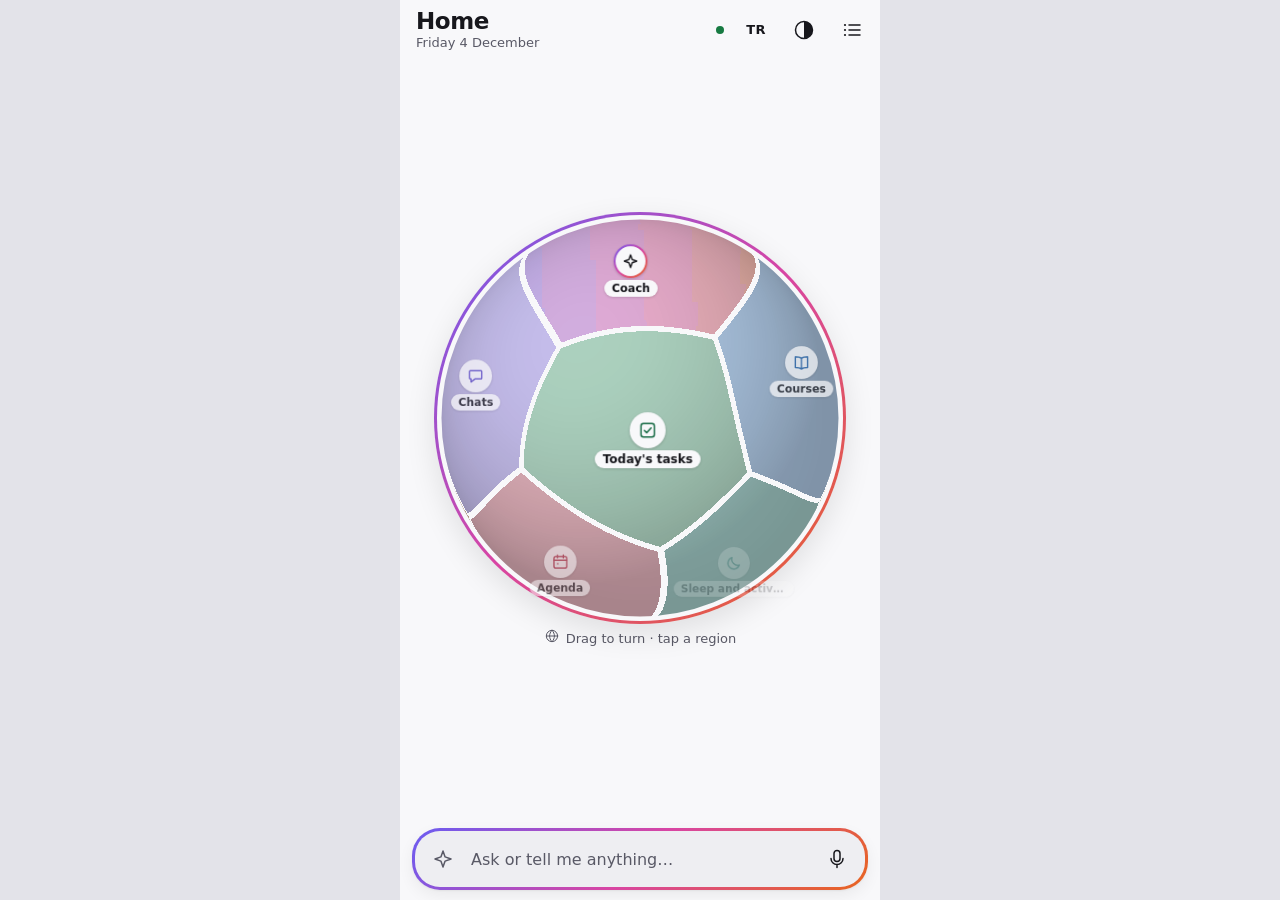
<file: docs/design/prototypes/b-globe.html>
<!DOCTYPE html>
<html lang="en">
<head>
<meta charset="utf-8">
<meta name="viewport" content="width=device-width, initial-scale=1, viewport-fit=cover, interactive-widget=resizes-content">
<meta name="color-scheme" content="light dark">
<title>LifeOS prototype B: feature globe</title>
<!-- Clickable prototype for #186. Self-contained: no network, no fonts, no libraries. All content is invented placeholder data. -->
<style>
/* ===== Shared: P2 tokens, app frame, top bar, pages, command bar =====
 * The same block is inlined in both prototypes on purpose, so each file
 * stays self-contained and the command bar behaves identically in both.
 * Tokens: D3 base + P2 tones, as in docs/design/mockups/README.md.
 */
:root {
  --bg: #f8f8fa; --surface: #eeeef2; --surface-2: #e3e3e9; --divider: #d9d9e1;
  --text: #17171c; --muted: #595966;
  --primary: #1e60e6; --on-primary: #ffffff; --link: #1852c8;
  --badge: #d62438; --ok: #177a41;
  --grad-1: #6a5cf2; --grad-2: #d845a4; --grad-3: #e8651e; --ring-w: 3px;
  --wm-alpha: 0.08;
  --violet: #f0edfc; --violet-2: #e0dafa; --violet-ink: #5443c4;
  --peach: #fcefe5; --peach-2: #f8dcc6; --peach-ink: #9a420c;
  --mint: #e8f5ee; --mint-2: #cdeadb; --mint-ink: #176b45;
  --sky: #e8f1fb; --sky-2: #cfe2f7; --sky-ink: #1b5ca3;
  --rose: #fbecef; --rose-2: #f6d4db; --rose-ink: #a8233c;
  --sand: #f9f2dc; --sand-2: #f0e1ae; --sand-ink: #765700;
  --teal: #e4f4f2; --teal-2: #c6e7e3; --teal-ink: #0d6862;
  --card-shadow: 0 1px 2px rgba(0, 0, 0, 0.05), 0 6px 16px rgba(0, 0, 0, 0.06);
  --lift-shadow: 0 8px 28px rgba(0, 0, 0, 0.18);
  --scrim: rgba(16, 18, 24, 0.32);
  color-scheme: light;
}
/* Dark theme: follows the system, or the theme button (data-theme). */
@media (prefers-color-scheme: dark) {
  :root:not([data-theme="light"]) {
    --bg: #101218; --surface: #1a1d25; --surface-2: #252933; --divider: #303541;
    --text: #ecedf2; --muted: #a1a5b1;
    --primary: #2165e8; --on-primary: #ffffff; --link: #7dafff;
    --badge: #dc2a3e; --ok: #45d688;
    --grad-1: #8577ff; --grad-2: #ec5fb2; --grad-3: #ff9458;
    --violet: #1e1c31; --violet-2: #2c2850; --violet-ink: #b5aaff;
    --peach: #261e19; --peach-2: #3b2b20; --peach-ink: #ffb17a;
    --mint: #16241e; --mint-2: #1e3a2d; --mint-ink: #7cdba8;
    --sky: #152030; --sky-2: #1d324a; --sky-ink: #8ec5ff;
    --rose: #28191e; --rose-2: #42232c; --rose-ink: #ff9cae;
    --sand: #24200f; --sand-2: #3a3218; --sand-ink: #efcd6a;
    --teal: #132423; --teal-2: #1a3a38; --teal-ink: #6ed6cd;
    --card-shadow: 0 1px 2px rgba(0, 0, 0, 0.3), 0 6px 16px rgba(0, 0, 0, 0.25);
    --lift-shadow: 0 8px 28px rgba(0, 0, 0, 0.5);
    color-scheme: dark;
  }
}
:root[data-theme="dark"] {
  --bg: #101218; --surface: #1a1d25; --surface-2: #252933; --divider: #303541;
  --text: #ecedf2; --muted: #a1a5b1;
  --primary: #2165e8; --on-primary: #ffffff; --link: #7dafff;
  --badge: #dc2a3e; --ok: #45d688;
  --grad-1: #8577ff; --grad-2: #ec5fb2; --grad-3: #ff9458;
  --violet: #1e1c31; --violet-2: #2c2850; --violet-ink: #b5aaff;
  --peach: #261e19; --peach-2: #3b2b20; --peach-ink: #ffb17a;
  --mint: #16241e; --mint-2: #1e3a2d; --mint-ink: #7cdba8;
  --sky: #152030; --sky-2: #1d324a; --sky-ink: #8ec5ff;
  --rose: #28191e; --rose-2: #42232c; --rose-ink: #ff9cae;
  --sand: #24200f; --sand-2: #3a3218; --sand-ink: #efcd6a;
  --teal: #132423; --teal-2: #1a3a38; --teal-ink: #6ed6cd;
  --card-shadow: 0 1px 2px rgba(0, 0, 0, 0.3), 0 6px 16px rgba(0, 0, 0, 0.25);
  --lift-shadow: 0 8px 28px rgba(0, 0, 0, 0.5);
  color-scheme: dark;
}
:root {
  --grad: linear-gradient(135deg, var(--grad-1), var(--grad-2), var(--grad-3));
  --font-ui: system-ui, -apple-system, "Segoe UI", "Roboto", "Noto Sans", "Helvetica Neue", Arial, sans-serif;
  /* Material 3 motion: emphasized easing and durations. */
  --ease-emph-dec: cubic-bezier(0.05, 0.7, 0.1, 1);
  --ease-emph-acc: cubic-bezier(0.3, 0, 0.8, 0.15);
  --ease-std: cubic-bezier(0.2, 0, 0, 1);
  --dur-enter: 420ms; --dur-exit: 260ms; --dur-short: 160ms;
  --pad: 16px;
}
@media (prefers-reduced-motion: reduce) {
  :root { --dur-enter: 1ms; --dur-exit: 1ms; --dur-short: 1ms; }
}

* { box-sizing: border-box; }
html, body { height: 100%; }
body {
  margin: 0; background: var(--surface-2); color: var(--text);
  font: 400 0.9375rem/1.4 var(--font-ui);
  -webkit-font-smoothing: antialiased; -webkit-tap-highlight-color: transparent;
  overscroll-behavior: none;
}
h1, h2, h3, p, ul, ol { margin: 0; padding: 0; }
ul, ol { list-style: none; }
button { font: inherit; color: inherit; background: none; border: 0; padding: 0; cursor: pointer; }
button:disabled { cursor: default; opacity: 0.45; }
:focus-visible { outline: 3px solid var(--primary); outline-offset: 2px; }
.sr-only { position: absolute !important; width: 1px; height: 1px; padding: 0; margin: -1px; overflow: hidden; clip: rect(0 0 0 0); white-space: nowrap; border: 0; }
.num { font-variant-numeric: tabular-nums; }

.icon { width: 24px; height: 24px; fill: none; stroke: currentColor; stroke-width: 1.5; stroke-linecap: round; stroke-linejoin: round; flex: none; }
.icon .solid { fill: currentColor; stroke: none; }

/* One phone-width column; on a wide screen it is centred. */
.app {
  position: relative; margin: 0 auto; width: 100%; max-width: 480px; height: 100vh; height: 100dvh;
  display: flex; flex-direction: column; overflow: hidden; background: var(--bg);
}

/* Top bar: bold title, connection dot, line-icon buttons (48 dp hit areas). */
.topbar { flex: none; display: flex; align-items: center; gap: 0; min-height: 56px; padding: 4px 4px 0 var(--pad); }
.tb-text { flex: 1; min-width: 0; }
.tb-title { font-size: 1.4375rem; font-weight: 700; letter-spacing: -0.02em; line-height: 1.15; white-space: nowrap; overflow: hidden; text-overflow: ellipsis; }
.tb-sub { font-size: 0.8125rem; color: var(--muted); white-space: nowrap; overflow: hidden; text-overflow: ellipsis; }
.status-dot { flex: none; width: 8px; height: 8px; margin: 0 8px 0 6px; border-radius: 50%; background: var(--ok); }
.tb-btn {
  flex: none; position: relative; display: inline-flex; align-items: center; justify-content: center;
  width: 48px; height: 48px; border-radius: 50%; color: var(--text);
}
.tb-btn .lbl { font-size: 0.8125rem; font-weight: 700; letter-spacing: 0.02em; }
.tb-btn::before { content: ""; position: absolute; inset: 6px; border-radius: 50%; background: transparent; transition: background var(--dur-short); }
.tb-btn:hover::before { background: var(--surface); }
.tb-btn[aria-pressed="true"]::before { background: var(--surface-2); }
.tb-btn > * { position: relative; }

/* Tones: a section or a course keeps one colour and one icon (P2). */
.tone-violet { --card: var(--violet); --card-2: var(--violet-2); --ink: var(--violet-ink); }
.tone-peach { --card: var(--peach); --card-2: var(--peach-2); --ink: var(--peach-ink); }
.tone-mint { --card: var(--mint); --card-2: var(--mint-2); --ink: var(--mint-ink); }
.tone-sky { --card: var(--sky); --card-2: var(--sky-2); --ink: var(--sky-ink); }
.tone-rose { --card: var(--rose); --card-2: var(--rose-2); --ink: var(--rose-ink); }
.tone-sand { --card: var(--sand); --card-2: var(--sand-2); --ink: var(--sand-ink); }
.tone-teal { --card: var(--teal); --card-2: var(--teal-2); --ink: var(--teal-ink); }
.ctx {
  display: inline-flex; align-items: center; gap: 4px; min-width: 0; max-width: 100%; height: 20px; padding: 0 8px 0 6px;
  border-radius: 10px; background: var(--card-2); color: var(--ink); font-size: 0.75rem; font-weight: 600; white-space: nowrap; overflow: hidden;
}
.ctx .icon { width: 13px; height: 13px; stroke-width: 2; }
.wm { position: absolute; top: -22px; right: -26px; width: 120px; height: 120px; color: var(--ink, var(--text)); opacity: var(--wm-alpha); pointer-events: none; }
.wm .icon { width: 100%; height: 100%; stroke-width: 1; }

/* ===== Feature pages (opened from a tile or a region) ===== */
.page {
  position: absolute; inset: 0; z-index: 20; display: flex; flex-direction: column;
  background: var(--bg); will-change: clip-path;
}
.page[hidden] { display: none; }
.page-head { flex: none; display: flex; align-items: center; gap: 4px; min-height: 56px; padding: 4px 8px 0 4px; }
.page-head h1 { flex: 1; min-width: 0; font-size: 1.375rem; font-weight: 700; letter-spacing: -0.02em; white-space: nowrap; overflow: hidden; text-overflow: ellipsis; }
.page-head h1:focus { outline: none; }
.page-head h1:focus-visible { outline: 3px solid var(--primary); outline-offset: 2px; border-radius: 6px; }
.page-ico { flex: none; display: inline-flex; width: 36px; height: 36px; align-items: center; justify-content: center; border-radius: 50%; background: var(--card-2, var(--surface-2)); color: var(--ink, var(--text)); }
.page-ico .icon { width: 20px; height: 20px; }
.page-body { flex: 1; min-height: 0; overflow-y: auto; overscroll-behavior: contain; padding: 4px var(--pad) calc(var(--dock-h, 120px) + 16px); display: flex; flex-direction: column; gap: 14px; }
.page-content { opacity: 1; transition: opacity var(--dur-short) linear; }
.page.entering .page-content { opacity: 0; }

.panel { position: relative; overflow: hidden; isolation: isolate; padding: 8px 14px 6px; border: 1px solid var(--divider); border-radius: 20px; background: var(--surface); box-shadow: var(--card-shadow); }
.panel > :not(.wm) { position: relative; }
.panel h2 { display: flex; align-items: center; gap: 8px; min-height: 36px; font-size: 1rem; font-weight: 700; letter-spacing: -0.01em; }
.panel h2 .icon { width: 18px; height: 18px; stroke-width: 1.75; color: var(--ink, var(--text)); }
.panel h2 .meta { margin-left: auto; font-size: 0.8125rem; font-weight: 400; color: var(--muted); }
.coach-card { border: var(--ring-w) solid transparent; background: linear-gradient(var(--surface), var(--surface)) padding-box, var(--grad) border-box; padding: 12px 15px 14px; }
.coach-msg { font-size: 1.125rem; font-weight: 600; line-height: 1.35; letter-spacing: -0.01em; }
.coach-why { margin-top: 6px; font-size: 0.84375rem; color: var(--muted); }
.coach-tag { display: inline-flex; align-items: center; gap: 6px; height: 24px; padding: 0 10px; border-radius: 12px; border: 2px solid transparent; background: linear-gradient(var(--surface), var(--surface)) padding-box, var(--grad) border-box; font-size: 0.75rem; font-weight: 700; }
.coach-tag .icon { width: 14px; height: 14px; stroke-width: 2; }

.row { position: relative; display: flex; align-items: center; gap: 12px; min-height: 60px; padding: 8px 0; }
.row + .row::before { content: ""; position: absolute; top: 0; right: 0; left: 56px; border-top: 1px solid var(--divider); }
.row-main { flex: 1; min-width: 0; }
.row-t { font-size: 0.9375rem; font-weight: 600; overflow: hidden; text-overflow: ellipsis; }
.row-s { margin-top: 2px; display: flex; flex-wrap: wrap; align-items: center; gap: 6px; font-size: 0.8125rem; color: var(--muted); }
.mark { flex: none; display: inline-flex; align-items: center; justify-content: center; width: 44px; height: 44px; border-radius: 50%; background: var(--card-2, var(--surface-2)); color: var(--ink, var(--text)); font-weight: 700; }
.mark .icon { width: 20px; height: 20px; }
.check-btn { flex: none; display: inline-flex; align-items: center; justify-content: center; width: 48px; height: 48px; margin: 0 -2px; border-radius: 50%; }
.check-btn .ring { width: 24px; height: 24px; border: 2px solid var(--ink, var(--muted)); border-radius: 50%; display: inline-flex; align-items: center; justify-content: center; color: var(--bg); }
.check-btn .ring .icon { width: 16px; height: 16px; stroke-width: 2.5; visibility: hidden; }
.check-btn[aria-checked="true"] .ring { background: var(--ink, var(--text)); }
.check-btn[aria-checked="true"] .ring .icon { visibility: visible; }
.row.done .row-t { color: var(--muted); text-decoration: line-through; }
.chev { flex: none; color: var(--muted); }
.chev .icon { width: 18px; height: 18px; }
.bars { display: block; width: 100%; height: auto; }
.bars rect.b { fill: var(--teal-2); }
.bars rect.b.est { fill: url(#hatch); }
.bars text { font: 600 10.5px var(--font-ui); fill: var(--muted); }
.bars line { stroke: var(--teal-ink); stroke-width: 1.5; stroke-dasharray: 4 3; }
.stat-row { display: flex; gap: 10px; }
.stat { flex: 1; padding: 10px 12px; border-radius: 14px; background: var(--card-2, var(--surface-2)); }
.stat b { display: block; font-size: 1.25rem; letter-spacing: -0.01em; }
.stat span { font-size: 0.8125rem; color: var(--muted); }
.note-p { padding: 4px 0 10px; font-size: 0.875rem; color: var(--muted); }

/* ===== Command bar (the primary way to do things), bottom of the screen ===== */
.dock {
  position: absolute; left: 0; right: 0; bottom: 0; z-index: 30;
  padding: 8px 12px calc(10px + env(safe-area-inset-bottom)); display: flex; flex-direction: column; gap: 8px;
  background: linear-gradient(to bottom, transparent, var(--bg) 22px);
  pointer-events: none;
}
.dock > * { pointer-events: auto; }
.cmd {
  display: flex; align-items: center; gap: 4px; min-height: 56px; padding: 4px 4px 4px 6px; border-radius: 28px;
  border: var(--ring-w) solid transparent;
  background: linear-gradient(var(--surface), var(--surface)) padding-box, var(--grad) border-box;
  box-shadow: var(--card-shadow);
}
.cmd-plus { flex: none; display: inline-flex; align-items: center; justify-content: center; width: 44px; height: 44px; color: var(--muted); }
.cmd input {
  flex: 1; min-width: 0; height: 48px; border: 0; outline: 0; background: transparent; color: var(--text);
  font: 500 1rem var(--font-ui);
}
.cmd input::placeholder { color: var(--muted); }
.cmd:focus-within { box-shadow: 0 0 0 3px color-mix(in srgb, var(--primary) 35%, transparent), var(--card-shadow); }
.cmd-btn { flex: none; display: inline-flex; align-items: center; justify-content: center; width: 48px; height: 48px; border-radius: 50%; color: var(--text); }
.cmd-btn.send { background: var(--primary); color: var(--on-primary); }
.cmd-btn.send[hidden] { display: none; }
.cmd-btn.mic[aria-pressed="true"] { background: var(--badge); color: #fff; }
.cmd.listening input::placeholder { color: var(--text); font-weight: 600; }
.levels { display: none; gap: 3px; align-items: center; height: 20px; margin-right: 4px; }
.cmd.listening .levels { display: inline-flex; }
.levels i { display: block; width: 4px; height: 8px; border-radius: 2px; background: var(--badge); animation: lv 900ms ease-in-out infinite; }
.levels i:nth-child(2) { animation-delay: -300ms; } .levels i:nth-child(3) { animation-delay: -600ms; } .levels i:nth-child(4) { animation-delay: -150ms; }
@keyframes lv { 0%, 100% { height: 6px; } 50% { height: 20px; } }
@media (prefers-reduced-motion: reduce) { .levels i { animation: none; height: 14px; } }

.chips { display: flex; gap: 8px; overflow-x: auto; scrollbar-width: none; padding: 2px; }
.chips[hidden] { display: none; }
.chip {
  flex: none; display: inline-flex; align-items: center; gap: 6px; min-height: 48px; padding: 0 14px; border-radius: 24px;
  border: 1px solid var(--divider); background: var(--bg); font-size: 0.875rem; font-weight: 600; white-space: nowrap; color: var(--text);
}
.chip .icon { width: 18px; height: 18px; }
.chip.primary { background: var(--primary); border-color: var(--primary); color: var(--on-primary); }

/* Confirmation with Undo, and the clarifying question, sit just above the bar. */
.bubble {
  display: flex; flex-direction: column; gap: 6px; padding: 10px 6px 6px 14px; border-radius: 18px;
  background: var(--text); color: var(--bg); box-shadow: var(--lift-shadow);
  animation: rise var(--dur-enter) var(--ease-emph-dec);
}
.bubble[hidden] { display: none; }
.bubble-row { display: flex; align-items: center; gap: 8px; }
.bubble-t { flex: 1; min-width: 0; font-size: 0.875rem; line-height: 1.35; }
.bubble-t b { font-weight: 700; }
.bubble .act { flex: none; min-height: 48px; min-width: 48px; padding: 0 12px; border-radius: 24px; font-weight: 700; font-size: 0.875rem; color: color-mix(in srgb, var(--primary) 45%, var(--bg)); }
.bubble.ask { background: var(--surface); color: var(--text); border: 1px solid var(--divider); padding: 10px 10px 10px 14px; }
.bubble.ask .q { display: flex; align-items: center; gap: 8px; font-size: 0.9375rem; font-weight: 600; }
.bubble.ask .q .icon { width: 18px; height: 18px; color: var(--primary); }
.bubble.ask .opts { display: flex; flex-direction: column; gap: 6px; }
.opt { display: flex; align-items: center; gap: 10px; min-height: 48px; padding: 0 12px; border-radius: 14px; border: 1px solid var(--divider); background: var(--bg); text-align: left; font-size: 0.875rem; }
.opt .k { flex: none; width: 26px; height: 26px; border-radius: 50%; background: var(--surface-2); display: inline-flex; align-items: center; justify-content: center; font-size: 0.75rem; font-weight: 700; }
.opt .s { color: var(--muted); font-size: 0.8125rem; }
.bubble.ask .act { color: var(--link); align-self: flex-end; }
@keyframes rise { from { transform: translateY(12px); opacity: 0; } to { transform: none; opacity: 1; } }
@media (prefers-reduced-motion: reduce) { .bubble { animation: none; } }

/* Prototype badge: says what this is, opens nothing. */
.proto-note { font-size: 0.75rem; color: var(--muted); }
/* ===== Prototype B: the feature globe ===== */
.home {
  position: relative; flex: 1; min-height: 0; display: flex; flex-direction: column; align-items: center;
  padding: 0 var(--pad) calc(var(--dock-h, 120px) + 8px);
}
.globe-area { flex: 1; min-height: 0; width: 100%; display: flex; flex-direction: column; align-items: center; justify-content: center; gap: 10px; }
.globe {
  position: relative; z-index: 0; isolation: isolate; flex: none; border-radius: 50%; touch-action: none; cursor: grab;
  -webkit-user-select: none; user-select: none; -webkit-touch-callout: none;
}
.globe.dragging { cursor: grabbing; }
.globe:focus-visible { outline: 3px solid var(--primary); outline-offset: 6px; }
.globe canvas { position: absolute; inset: 0; width: 100%; height: 100%; border-radius: 50%; display: block; }
.globe::before { /* the D3 gradient ring around the globe, like the coach card */
  content: ""; position: absolute; inset: calc(-1 * var(--ring-w) - 3px); border-radius: 50%;
  border: var(--ring-w) solid transparent; background: linear-gradient(var(--bg), var(--bg)) padding-box, var(--grad) border-box;
  box-shadow: 0 10px 30px rgba(0, 0, 0, 0.10);
}
.rg-layer { position: absolute; inset: 0; pointer-events: none; }
.rg {
  position: absolute; left: 0; top: 0; display: flex; flex-direction: column; align-items: center; justify-content: center; gap: 2px;
  min-width: 56px; min-height: 56px; padding: 2px 4px; border-radius: 16px; pointer-events: auto;
  will-change: transform, opacity;
}
.rg.off { pointer-events: none; }
.rg-ico {
  display: inline-flex; align-items: center; justify-content: center; width: 36px; height: 36px; border-radius: 50%;
  background: var(--bg); color: var(--ink, var(--text)); box-shadow: 0 1px 3px rgba(0, 0, 0, 0.18);
}
.rg-ico .icon { width: 20px; height: 20px; stroke-width: 1.75; }
.rg.coach .rg-ico { border: 2px solid transparent; background: linear-gradient(var(--bg), var(--bg)) padding-box, var(--grad) border-box; color: var(--text); }
.rg-name { max-width: 136px; padding: 1px 8px; border-radius: 10px; background: var(--bg); color: var(--text); font-size: 0.75rem; font-weight: 700; line-height: 1.35; white-space: nowrap; overflow: hidden; text-overflow: ellipsis; box-shadow: 0 1px 3px rgba(0, 0, 0, 0.14); }
.rg:focus-visible { outline: 3px solid var(--primary); outline-offset: 0; }
.hint { flex: none; display: flex; align-items: center; gap: 6px; font-size: 0.8125rem; color: var(--muted); text-align: center; }
.hint .icon { width: 16px; height: 16px; }

/* The accessible alternative: every region as a plain list. */
.reglist { width: 100%; flex: 1; min-height: 0; overflow-y: auto; padding: 6px 0 12px; display: flex; flex-direction: column; gap: 8px; }
.reglist[hidden], .globe-area[hidden] { display: none; }
.reg-row {
  width: 100%; display: flex; align-items: center; gap: 12px; min-height: 68px; padding: 10px 12px; border-radius: 20px; text-align: left;
  border: 1px solid var(--divider); background: var(--surface); box-shadow: var(--card-shadow);
}
.reg-row.coach { border: var(--ring-w) solid transparent; background: linear-gradient(var(--surface), var(--surface)) padding-box, var(--grad) border-box; }
.reg-row .row-s { display: block; white-space: nowrap; overflow: hidden; text-overflow: ellipsis; }
</style>
</head>
<body>
<div class="app" id="app">
  <header class="topbar" id="topbar">
    <div class="tb-text"><h1 class="tb-title" data-i18n="home">Home</h1><p class="tb-sub" id="date"></p></div>
    <span class="status-dot" role="img" data-i18n-aria="connected"></span>
    <button type="button" class="tb-btn" id="btn-lang"><span class="lbl">TR</span></button>
    <button type="button" class="tb-btn" id="btn-theme" data-icon="contrast"></button>
    <button type="button" class="tb-btn" id="btn-list" aria-pressed="false"></button>
  </header>
  <main class="home" id="home">
    <div class="globe-area" id="globe-area">
      <div class="globe" id="globe" role="group" tabindex="0" aria-describedby="globe-help">
        <canvas id="canvas" aria-hidden="true"></canvas>
        <div class="rg-layer" id="rg-layer"></div>
      </div>
      <p class="hint" aria-hidden="true"><span data-icon="globe"></span><span data-i18n="hint"></span></p>
      <p class="sr-only" id="globe-help" data-i18n="globeHelp"></p>
    </div>
    <div class="reglist" id="reglist" hidden></div>
  </main>
  <section class="page" id="page" hidden></section>
  <div class="dock" id="dock">
    <div class="bubble" id="bubble" hidden></div>
    <div class="chips" id="chips" role="group" hidden></div>
    <form class="cmd" id="cmd" autocomplete="off">
      <span class="cmd-plus" data-icon="spark" aria-hidden="true"></span>
      <span class="levels" aria-hidden="true"><i></i><i></i><i></i><i></i></span>
      <label class="sr-only" for="cmd-input" data-i18n="cmdLabel">Ask or tell LifeOS</label>
      <input id="cmd-input" type="text" enterkeyhint="send" spellcheck="false" data-i18n-ph="cmdPh">
      <button type="button" class="cmd-btn mic" id="cmd-mic" aria-pressed="false" data-i18n-aria="speak" data-icon="mic"></button>
      <button type="submit" class="cmd-btn send" id="cmd-send" hidden data-i18n-aria="send" data-icon="up"></button>
    </form>
  </div>
  <div id="live" class="sr-only" aria-live="polite"></div>
</div>
<script>
/* ===== Shared: strings, placeholder data, icons, pages, command bar =====
 * Inlined in both prototypes on purpose (each file is self-contained and the
 * command bar must behave the same in both). All content is invented.
 */
var Shared = (function () {
  "use strict";

  /* ---------- language ---------- */
  var lang = (function () {
    var list = (navigator.languages && navigator.languages.length) ? navigator.languages : [navigator.language || "en"];
    return String(list[0] || "en").toLowerCase().indexOf("tr") === 0 ? "tr" : "en";
  })();
  function L(en, tr) { return { en: en, tr: tr }; }
  function tx(v) { return v && typeof v === "object" && "en" in v ? v[lang] : v; }
  function lower(s) { return String(s).toLocaleLowerCase(lang === "tr" ? "tr" : "en"); }
  function esc(s) { return String(s).replace(/[&<>"']/g, function (c) { return { "&": "&amp;", "<": "&lt;", ">": "&gt;", '"': "&quot;", "'": "&#39;" }[c]; }); }

  var S = {
    connected: L("Connected to the computer", "Bilgisayara bağlı"),
    switchLang: L("Türkçe'ye geç", "Switch to English"),
    toDark: L("Switch to dark theme", "Koyu temaya geç"),
    toLight: L("Switch to light theme", "Açık temaya geç"),
    back: L("Back", "Geri"),
    cmdLabel: L("Ask or tell LifeOS", "LifeOS'a sor ya da söyle"),
    cmdPh: L("Ask or tell me anything…", "Bir şey sor ya da söyle…"),
    listening: L("Listening… tap the mic to stop", "Dinliyorum… durdurmak için mikrofona dokun"),
    speak: L("Speak", "Konuş"),
    stopListening: L("Stop listening", "Dinlemeyi durdur"),
    send: L("Send", "Gönder"),
    suggestions: L("Suggestions", "Öneriler"),
    undo: L("Undo", "Geri al"),
    open: L("Open", "Aç"),
    dismiss: L("Dismiss", "Kapat"),
    cancel: L("Cancel", "Vazgeç"),
    undone: L("Undone.", "Geri alındı."),
    taskAdded: L("Task added", "Görev eklendi"),
    noteAdded: L("Note saved", "Not kaydedildi"),
    moved: L("Moved", "Taşındı"),
    to: L("to", "→"),
    sentChat: L("Sent to the assistant. The answer will appear in Chats.", "Asistana gönderildi. Cevap Sohbetler'de görünecek."),
    opened: L("Opened", "Açıldı"),
    whichMeeting: L("Which meeting?", "Hangi toplantı?"),
    today: L("Today", "Bugün"),
    tomorrow: L("Tomorrow", "Yarın"),
    left: L("left", "kaldı"),
    of: L("of", "/"),
    tasksLeft: L("{n} of {m} left", "{m} görevden {n} tanesi kaldı"),
    due: L("due in {n} days", "{n} gün kaldı"),
    dueShort: L("{n} d", "{n} g"),
    next: L("Next", "Sıradaki"),
    sleep: L("Sleep", "Uyku"),
    lastNight: L("Last night", "Dün gece"),
    screenTime: L("Screen time today", "Bugün ekran süresi"),
    unlocks: L("unlocks", "kilit açma"),
    avg: L("7-night average", "7 gece ortalaması"),
    sleepSummary: L("Sleep over the last 7 nights, in hours: {list}. Average {avg}. Night 5 is estimated.", "Son 7 gecenin uykusu, saat: {list}. Ortalama {avg}. 5. gece tahmini."),
    estimated: L("hatched = estimated", "taralı = tahmini"),
    deadlines: L("Upcoming deadlines", "Yaklaşan teslimler"),
    yourCourses: L("Courses", "Dersler"),
    newContent: L("new", "yeni"),
    coachConv: L("Open the coach conversation", "Koç sohbetini aç"),
    moreFromCoach: L("Also this morning", "Bu sabah ayrıca"),
    picks: L("Assistant's picks", "Asistanın seçtikleri"),
    pinned: L("Pinned", "Sabit"),
    recent: L("Recent", "Son"),
    protoNote: L("Prototype with placeholder data. Nothing is sent anywhere.", "Örnek verili prototip. Hiçbir yere bir şey gönderilmez."),
    focusWhy: L("Focus: one 25-minute block before lunch.", "Odak: öğle yemeğinden önce 25 dakikalık bir blok."),
    emptyNotes: L("No notes yet.", "Henüz not yok.")
  };
  function t(key, vars) {
    var s = tx(S[key]) || key;
    if (vars) Object.keys(vars).forEach(function (k) { s = s.split("{" + k + "}").join(vars[k]); });
    return s;
  }

  /* ---------- icons (24 px line icons drawn for this project) ---------- */
  var P = {
    today: '<circle cx="12" cy="12" r="4"/><path d="M12 2.5v2.5M12 19v2.5M2.5 12H5M19 12h2.5M5.3 5.3l1.8 1.8M16.9 16.9l1.8 1.8M5.3 18.7l1.8-1.8M16.9 7.1l1.8-1.8"/>',
    chat: '<path d="M5 5h14a1 1 0 0 1 1 1v9a1 1 0 0 1-1 1h-8l-5 4v-4H5a1 1 0 0 1-1-1V6a1 1 0 0 1 1-1z"/>',
    tasks: '<rect x="4" y="4" width="16" height="16" rx="3"/><path d="M8 12.2l2.8 2.8L16 9.2"/>',
    plus: '<path d="M12 5v14M5 12h14"/>',
    up: '<path d="M12 19V5M6 11l6-6 6 6"/>',
    back: '<path d="M15 5l-7 7 7 7"/>',
    check: '<path d="M5 12.5l4.5 4.5L19 7.5"/>',
    chevron: '<path d="M9 5l7 7-7 7"/>',
    note: '<path d="M7 3.5h10A1.5 1.5 0 0 1 18.5 5v14a1.5 1.5 0 0 1-1.5 1.5H7A1.5 1.5 0 0 1 5.5 19V5A1.5 1.5 0 0 1 7 3.5z"/><path d="M9 8.5h6M9 12h6M9 15.5h3.5"/>',
    spark: '<path d="M12 4l2.1 5.9L20 12l-5.9 2.1L12 20l-2.1-5.9L4 12l5.9-2.1z"/>',
    folder: '<path d="M3.5 7a1.5 1.5 0 0 1 1.5-1.5h4l2 2.5h8A1.5 1.5 0 0 1 20.5 9.5v8A1.5 1.5 0 0 1 19 19H5a1.5 1.5 0 0 1-1.5-1.5z"/>',
    calendar: '<rect x="3.5" y="5" width="17" height="15.5" rx="2.5"/><path d="M3.5 10h17M8 3v4M16 3v4"/><circle cx="8.5" cy="14.5" r="1.1" class="solid"/>',
    book: '<path d="M12 6.5C10.3 5 7.8 4.5 4 4.5v14c3.8 0 6.3.5 8 2 1.7-1.5 4.2-2 8-2v-14c-3.8 0-6.3.5-8 2zM12 6.5v14"/>',
    wave: '<path d="M2.5 12c1.6-5.5 3.2-5.5 4.75 0s3.15 5.5 4.75 0 3.2-5.5 4.75 0 3.15 5.5 4.75 0"/>',
    chip: '<rect x="7" y="7" width="10" height="10" rx="1.5"/><path d="M10 7V4M14 7V4M10 20v-3M14 20v-3M7 10H4M7 14H4M20 10h-3M20 14h-3"/>',
    matrix: '<path d="M7.5 4.5h-3v15h3M16.5 4.5h3v15h-3"/><circle cx="9.5" cy="9" r="1.1" class="solid"/><circle cx="14.5" cy="9" r="1.1" class="solid"/><circle cx="9.5" cy="15" r="1.1" class="solid"/><circle cx="14.5" cy="15" r="1.1" class="solid"/>',
    pen: '<path d="M12 3.5l5.5 8.5L12 20.5 6.5 12z"/><path d="M12 20.5V13.5"/><circle cx="12" cy="12" r="1.5"/>',
    dice: '<rect x="4.5" y="4.5" width="15" height="15" rx="3.5"/><circle cx="9" cy="9" r="1.2" class="solid"/><circle cx="15" cy="15" r="1.2" class="solid"/><circle cx="12" cy="12" r="1.2" class="solid"/>',
    mic: '<rect x="9" y="3.5" width="6" height="11" rx="3"/><path d="M6 11.5a6 6 0 0 0 12 0M12 17.5v3"/>',
    moon: '<path d="M19.5 14.5A8 8 0 0 1 9.5 4.5a8 8 0 1 0 10 10z"/>',
    contrast: '<circle cx="12" cy="12" r="8.5"/><path class="solid" d="M12 3.5a8.5 8.5 0 0 1 0 17z"/>',
    grid: '<rect x="4" y="4" width="7" height="7" rx="1.8"/><rect x="13" y="4" width="7" height="7" rx="1.8"/><rect x="4" y="13" width="7" height="7" rx="1.8"/><rect x="13" y="13" width="7" height="7" rx="1.8"/>',
    list: '<path d="M9 7h11M9 12h11M9 17h11"/><circle cx="5" cy="7" r="1.1" class="solid"/><circle cx="5" cy="12" r="1.1" class="solid"/><circle cx="5" cy="17" r="1.1" class="solid"/>',
    globe: '<circle cx="12" cy="12" r="8.5"/><path d="M3.5 12h17M12 3.5c2.5 2.6 3.6 5.4 3.6 8.5s-1.1 5.9-3.6 8.5c-2.5-2.6-3.6-5.4-3.6-8.5S9.5 6.1 12 3.5z"/>',
    left: '<path d="M14.5 6l-6 6 6 6"/>',
    right: '<path d="M9.5 6l6 6-6 6"/>',
    hide: '<path d="M3.5 12s3-5.5 8.5-5.5S20.5 12 20.5 12s-3 5.5-8.5 5.5S3.5 12 3.5 12z"/><circle cx="12" cy="12" r="2.5"/><path d="M4.5 4.5l15 15"/>',
    close: '<path d="M6 6l12 12M18 6L6 18"/>',
    pulse: '<path d="M3 12.5h4l2.5-6 4 11 2.5-5h5"/>',
    terminal: '<rect x="3.5" y="5" width="17" height="14" rx="2.5"/><path d="M7.5 10l3 2.5-3 2.5M12.5 15.5h4"/>',
    question: '<circle cx="12" cy="12" r="8.5"/><path d="M9.6 9.6a2.5 2.5 0 1 1 3.4 2.3c-.7.3-1 .8-1 1.5v.6"/><circle cx="12" cy="16.8" r="1" class="solid"/>',
    refresh: '<path d="M19.5 12a7.5 7.5 0 1 1-2.2-5.3"/><path d="M18 3v4.4h-4.4"/>',
    handle: '<circle cx="9" cy="6" r="1.4" class="solid"/><circle cx="15" cy="6" r="1.4" class="solid"/><circle cx="9" cy="12" r="1.4" class="solid"/><circle cx="15" cy="12" r="1.4" class="solid"/><circle cx="9" cy="18" r="1.4" class="solid"/><circle cx="15" cy="18" r="1.4" class="solid"/>',
    clock: '<circle cx="12" cy="12" r="8.5"/><path d="M12 7v5l3.2 2"/>'
  };
  function icon(name, cls) {
    return '<svg class="icon ' + (cls || "") + '" viewBox="0 0 24 24" aria-hidden="true" focusable="false">' + (P[name] || "") + "</svg>";
  }

  /* ---------- placeholder data ---------- */
  // Courses and projects take the next colour of the fixed P2 palette, each with its own icon.
  var CTX = {
    a: { name: L("Course A", "Ders A"), tone: "sky", glyph: "wave" },
    b: { name: L("Course B", "Ders B"), tone: "teal", glyph: "chip" },
    c: { name: L("Course C", "Ders C"), tone: "violet", glyph: "matrix" },
    d: { name: L("Course D", "Ders D"), tone: "peach", glyph: "pen" },
    e: { name: L("Course E", "Ders E"), tone: "sand", glyph: "dice" },
    x: { name: L("Project X", "Proje X"), tone: "mint", glyph: "folder" },
    y: { name: L("Project Y", "Proje Y"), tone: "rose", glyph: "folder" }
  };
  var COURSES = ["a", "b", "c", "d", "e"];
  var PROJECTS = ["x", "y"];
  var uid = 100;
  var DATA = {
    coach: {
      msg: L("Start with the lab report: the draft is half done and it is due in two days.", "Laboratuvar raporuyla başla: taslağın yarısı hazır ve teslimine iki gün var."),
      more: [
        L("You slept less than usual on Monday; keep tonight's evening calm.", "Pazartesi her zamankinden az uyudun; bu akşamı sakin tut."),
        L("Question: should Project X wait until after the quiz?", "Soru: Proje X sınavdan sonraya kalsın mı?")
      ]
    },
    tasks: [
      { id: 1, text: L("Finish the lab report draft", "Laboratuvar raporu taslağını bitir"), ctx: "b", day: "today", done: false, pick: true },
      { id: 2, text: L("Read chapter 3", "3. bölümü oku"), ctx: "a", day: "today", done: false, pick: true },
      { id: 3, text: L("Reply to the Project X feedback", "Proje X geri bildirimine yanıt ver"), ctx: "x", day: "today", done: false, pick: true },
      { id: 4, text: L("Practice problem set 4", "4. problem setini çöz"), ctx: "c", day: "today", done: false },
      { id: 5, text: L("Book a study room", "Çalışma odası ayırt"), ctx: null, day: "today", done: true }
    ],
    events: [
      { id: 11, time: "10:00", day: "today", text: L("Course A lecture", "Ders A dersi"), ctx: "a" },
      { id: 12, time: "14:00", day: "today", text: L("Study group", "Çalışma grubu"), ctx: "c" },
      { id: 13, time: "16:30", day: "today", text: L("Project X sync", "Proje X toplantısı"), ctx: "x", meeting: true },
      { id: 14, time: "10:00", day: "tomorrow", text: L("Project Y sync", "Proje Y toplantısı"), ctx: "y", meeting: true }
    ],
    deadlines: [
      { ctx: "b", text: L("Lab report", "Laboratuvar raporu"), days: 2 },
      { ctx: "c", text: L("Problem set 4", "Problem seti 4"), days: 4 },
      { ctx: "a", text: L("Quiz 2", "Kısa sınav 2"), days: 6 }
    ],
    courseNew: { a: true, d: true },
    notes: [
      { id: 21, text: L("Ideas for the Project X onboarding", "Proje X ilk kullanım fikirleri"), when: L("Today", "Bugün") },
      { id: 22, text: L("Questions for Course C office hours", "Ders C ofis saati için sorular"), when: L("Yesterday", "Dün") },
      { id: 23, text: L("Printer paper and a spare cable", "Yazıcı kâğıdı ve yedek kablo"), when: L("Mon", "Pzt") }
    ],
    chats: [
      { id: 31, text: L("Summarise week 5 of Course A", "Ders A'nın 5. haftasını özetle"), ctx: "a", when: "09:12" },
      { id: 32, text: L("Project X: release checklist", "Proje X: yayın kontrol listesi"), ctx: "x", when: L("Yesterday", "Dün") },
      { id: 33, text: L("Why does the build script fail?", "Derleme betiği neden hata veriyor?"), ctx: "y", when: L("Mon", "Pzt") }
    ],
    sessions: [
      { id: 41, text: L("Project X: API work", "Proje X: API çalışması"), ctx: "x", when: L("2 h ago", "2 sa önce") },
      { id: 42, text: L("Course B: lab tools", "Ders B: laboratuvar araçları"), ctx: "b", when: L("Yesterday", "Dün") },
      { id: 43, text: L("Project Y: data clean-up", "Proje Y: veri temizliği"), ctx: "y", when: L("Sun", "Paz") }
    ],
    sleep: [7.2, 6.5, 7.8, 6.9, 5.9, 8.1, 7.1],
    sleepEst: 4,
    screen: { total: "2 h 40 m", totalTr: "2 sa 40 dk", unlocks: 54 }
  };
  var DAYS = { en: ["Thu", "Fri", "Sat", "Sun", "Mon", "Tue", "Wed"], tr: ["Per", "Cum", "Cmt", "Paz", "Pzt", "Sal", "Çar"] };

  // The features: one tile (A) or one region (B) each. Tones follow P2.
  var FEATURES = {
    coach: { icon: "spark", tone: null, name: L("Coach", "Koç") },
    today: { icon: "tasks", tone: "mint", name: L("Today's tasks", "Bugünün görevleri") },
    agenda: { icon: "calendar", tone: "rose", name: L("Agenda", "Ajanda") },
    courses: { icon: "book", tone: "sky", name: L("Courses", "Dersler") },
    notes: { icon: "note", tone: "sand", name: L("Notes", "Notlar") },
    chats: { icon: "chat", tone: "violet", name: L("Chats", "Sohbetler") },
    activity: { icon: "moon", tone: "teal", name: L("Sleep and activity", "Uyku ve aktivite") },
    sessions: { icon: "terminal", tone: "peach", name: L("Sessions", "Oturumlar") },
    projects: { icon: "folder", tone: "rose", name: L("Projects", "Projeler") }
  };
  var ORDER = ["coach", "today", "agenda", "courses", "notes", "chats", "activity", "sessions", "projects"];

  function ctxLabel(key) {
    if (!key) return "";
    var c = CTX[key];
    return '<span class="ctx tone-' + c.tone + '">' + icon(c.glyph) + esc(tx(c.name)) + "</span>";
  }
  function todayTasks() { return DATA.tasks.filter(function (x) { return x.day === "today"; }); }
  function openCount() { return todayTasks().filter(function (x) { return !x.done; }).length; }
  function sleepFmt(h) { var m = Math.round(h * 60); return lang === "tr" ? Math.floor(m / 60) + " sa " + (m % 60) + " dk" : Math.floor(m / 60) + " h " + (m % 60) + " m"; }
  function sleepAvg() { var s = 0; DATA.sleep.forEach(function (v) { s += v; }); return s / DATA.sleep.length; }
  // "Now" is fixed at noon in the prototype: the next event is the first one after it.
  function nextEvent() {
    var today = DATA.events.filter(function (e) { return e.day === "today"; }).sort(function (a, b) { return a.time < b.time ? -1 : 1; });
    return today.filter(function (e) { return e.time >= "12:00"; })[0] || today[0] || DATA.events[0];
  }

  // A short summary per feature, used for accessible labels (tile, region, list view).
  function summary(id) {
    switch (id) {
      case "coach": return tx(DATA.coach.msg);
      case "today": return t("tasksLeft", { n: openCount(), m: todayTasks().length });
      case "agenda": var e = nextEvent(); return t("next") + ": " + e.time + " " + tx(e.text);
      case "courses": var d = DATA.deadlines[0]; return tx(CTX[d.ctx].name) + ", " + tx(d.text) + ", " + t("due", { n: d.days });
      case "notes": return DATA.notes.length ? tx(DATA.notes[0].text) : t("emptyNotes");
      case "chats": return tx(DATA.chats[0].text);
      case "activity": return t("lastNight") + " " + sleepFmt(DATA.sleep[6]);
      case "sessions": return tx(DATA.sessions[0].text);
      case "projects": return PROJECTS.map(function (k) { return tx(CTX[k].name); }).join(", ");
    }
    return "";
  }

  /* ---------- pages ---------- */
  function sleepChart() {
    var w = 320, h = 132, bw = 30, gap = (w - 7 * bw) / 6, max = 9, avg = sleepAvg();
    var out = '<svg class="bars" viewBox="0 0 ' + w + " " + h + '" role="img" aria-label="' +
      esc(t("sleepSummary", { list: DATA.sleep.join(", "), avg: avg.toFixed(1) })) + '">' +
      '<defs><pattern id="hatch" width="6" height="6" patternUnits="userSpaceOnUse" patternTransform="rotate(45)"><rect width="6" height="6" fill="var(--teal)"/><rect width="3" height="6" fill="var(--teal-2)"/></pattern></defs>';
    DATA.sleep.forEach(function (v, i) {
      var bh = (v / max) * (h - 22), x = i * (bw + gap);
      out += '<rect class="b' + (i === DATA.sleepEst ? " est" : "") + '" x="' + x.toFixed(1) + '" y="' + (h - 18 - bh).toFixed(1) + '" width="' + bw + '" height="' + bh.toFixed(1) + '" rx="6"/>';
      out += '<text x="' + (x + bw / 2).toFixed(1) + '" y="' + (h - 4) + '" text-anchor="middle">' + DAYS[lang][i] + "</text>";
    });
    var ay = h - 18 - (avg / max) * (h - 22);
    out += '<line x1="0" x2="' + w + '" y1="' + ay.toFixed(1) + '" y2="' + ay.toFixed(1) + '"/></svg>';
    return out;
  }
  function taskRow(x) {
    var tone = x.ctx ? " tone-" + CTX[x.ctx].tone : "";
    return '<li class="row' + (x.done ? " done" : "") + tone + '">' +
      '<button class="check-btn" role="checkbox" aria-checked="' + x.done + '" data-act="toggle" data-id="' + x.id + '" aria-label="' + esc(tx(x.text)) + '"><span class="ring">' + icon("check") + "</span></button>" +
      '<div class="row-main"><div class="row-t">' + esc(tx(x.text)) + "</div>" +
      '<div class="row-s">' + ctxLabel(x.ctx) + (x.time ? '<span class="num">' + esc(x.time) + "</span>" : "") + "</div></div></li>";
  }
  function plainRow(markHtml, title, sub, toneCls) {
    return '<li class="row' + (toneCls ? " " + toneCls : "") + '">' + markHtml + '<div class="row-main"><div class="row-t">' + title + "</div>" +
      (sub ? '<div class="row-s">' + sub + "</div>" : "") + '</div><span class="chev">' + icon("chevron") + "</span></li>";
  }
  function panel(title, iconName, tone, body, meta) {
    return '<section class="panel' + (tone ? " tone-" + tone : "") + '" style="background:var(--surface)">' +
      '<span class="wm">' + icon(iconName) + "</span>" +
      "<h2>" + icon(iconName) + "<span>" + esc(title) + "</span>" + (meta ? '<span class="meta">' + esc(meta) + "</span>" : "") + "</h2>" + body + "</section>";
  }
  function pageBody(id) {
    var f = FEATURES[id];
    switch (id) {
      case "coach":
        return '<section class="panel coach-card"><span class="coach-tag">' + icon("spark") + esc(tx(f.name)) + '</span><p class="coach-msg" style="margin-top:10px">' + esc(tx(DATA.coach.msg)) +
          '</p><p class="coach-why">' + esc(t("focusWhy")) + "</p></section>" +
          panel(t("moreFromCoach"), "spark", "violet", '<ul class="list">' + DATA.coach.more.map(function (m) {
            return plainRow('<span class="mark tone-violet">' + icon("spark") + "</span>", esc(tx(m)), "");
          }).join("") + plainRow('<span class="mark tone-violet">' + icon("chat") + "</span>", esc(t("coachConv")), "") + "</ul>");
      case "today":
        var picks = DATA.tasks.filter(function (x) { return x.pick && x.day === "today"; });
        var tom = DATA.tasks.filter(function (x) { return x.day === "tomorrow"; });
        return panel(t("picks"), "spark", "violet", '<ol class="list">' + picks.map(function (x, i) {
          var c = x.ctx ? CTX[x.ctx] : null;
          return plainRow('<span class="mark' + (c ? " tone-" + c.tone : "") + '">' + (i + 1) + "</span>", esc(tx(x.text)), ctxLabel(x.ctx), c ? "tone-" + c.tone : "");
        }).join("") + "</ol>") +
          panel(t("today"), "tasks", "mint", '<ul class="list">' + todayTasks().map(taskRow).join("") + "</ul>", t("tasksLeft", { n: openCount(), m: todayTasks().length })) +
          (tom.length ? panel(t("tomorrow"), "clock", "mint", '<ul class="list">' + tom.map(taskRow).join("") + "</ul>") : "");
      case "agenda":
        return ["today", "tomorrow"].map(function (day) {
          return panel(t(day), "calendar", "rose", '<ul class="list">' + DATA.events.filter(function (e) { return e.day === day; }).sort(function (a, b) { return a.time < b.time ? -1 : 1; }).map(function (e) {
            var c = CTX[e.ctx];
            return plainRow('<span class="mark tone-' + c.tone + ' num" style="font-size:.8125rem">' + esc(e.time) + "</span>", esc(tx(e.text)), ctxLabel(e.ctx), "tone-" + c.tone);
          }).join("") + "</ul>");
        }).join("");
      case "courses":
        return panel(t("deadlines"), "calendar", "rose", '<ul class="list">' + DATA.deadlines.map(function (d) {
          var c = CTX[d.ctx];
          return plainRow('<span class="mark tone-' + c.tone + '">' + icon(c.glyph) + "</span>", esc(tx(d.text)), ctxLabel(d.ctx) + "<span>" + esc(t("due", { n: d.days })) + "</span>", "tone-" + c.tone);
        }).join("") + "</ul>") +
          panel(t("yourCourses"), "book", "sky", '<ul class="list">' + COURSES.map(function (k) {
            var c = CTX[k], dl = DATA.deadlines.filter(function (d) { return d.ctx === k; })[0];
            return plainRow('<span class="mark tone-' + c.tone + '">' + icon(c.glyph) + "</span>", esc(tx(c.name)) + (DATA.courseNew[k] ? ' <span class="ctx" style="background:var(--badge);color:#fff">' + esc(t("newContent")) + "</span>" : ""),
              dl ? esc(tx(dl.text) + " · " + t("due", { n: dl.days })) : "—", "tone-" + c.tone);
          }).join("") + "</ul>");
      case "notes":
        return panel(tx(f.name), "note", "sand", DATA.notes.length ? '<ul class="list">' + DATA.notes.map(function (n) {
          return plainRow('<span class="mark tone-sand">' + icon("note") + "</span>", esc(tx(n.text)), esc(tx(n.when)), "tone-sand");
        }).join("") + "</ul>" : '<p class="note-p">' + esc(t("emptyNotes")) + "</p>");
      case "chats":
        return '<section class="panel coach-card" style="padding:4px 14px"><ul class="list">' + plainRow('<span class="mark">' + icon("spark") + "</span>", esc(tx(FEATURES.coach.name)), esc(tx(DATA.coach.msg))) + "</ul></section>" +
          panel(t("recent"), "chat", "violet", '<ul class="list">' + DATA.chats.map(function (c) {
            var k = CTX[c.ctx];
            return plainRow('<span class="mark tone-' + k.tone + '">' + icon(k.glyph) + "</span>", esc(tx(c.text)), ctxLabel(c.ctx) + "<span>" + esc(tx(c.when)) + "</span>", "tone-" + k.tone);
          }).join("") + "</ul>");
      case "activity":
        var shot = lang === "tr" ? DATA.screen.totalTr : DATA.screen.total;
        return panel(t("sleep"), "moon", "teal", '<div class="stat-row" style="margin:4px 0 10px"><div class="stat tone-teal"><b class="num">' + esc(sleepFmt(DATA.sleep[6])) + "</b><span>" + esc(t("lastNight")) +
          '</span></div><div class="stat tone-teal"><b class="num">' + esc(sleepFmt(sleepAvg())) + "</b><span>" + esc(t("avg")) + "</span></div></div>" + sleepChart() + '<p class="note-p">' + esc(t("estimated")) + "</p>") +
          panel(t("screenTime"), "pulse", "teal", '<div class="stat-row" style="margin:4px 0 12px"><div class="stat tone-teal"><b class="num">' + esc(shot) + "</b><span>" + esc(t("today")) +
          '</span></div><div class="stat tone-teal"><b class="num">' + DATA.screen.unlocks + "</b><span>" + esc(t("unlocks")) + "</span></div></div>");
      case "sessions":
        return panel(tx(f.name), "terminal", "peach", '<ul class="list">' + DATA.sessions.map(function (s) {
          var k = CTX[s.ctx];
          return plainRow('<span class="mark tone-' + k.tone + '">' + icon("terminal") + "</span>", esc(tx(s.text)), ctxLabel(s.ctx) + "<span>" + esc(tx(s.when)) + "</span>", "tone-" + k.tone);
        }).join("") + "</ul>");
      case "projects":
        return panel(tx(f.name), "folder", "rose", '<ul class="list">' + PROJECTS.map(function (k) {
          var c = CTX[k];
          var n = DATA.tasks.filter(function (x) { return x.ctx === k && !x.done; }).length;
          return plainRow('<span class="mark tone-' + c.tone + '">' + icon(c.glyph) + "</span>", esc(tx(c.name)), esc(n + " " + t("left")), "tone-" + c.tone);
        }).join("") + "</ul>");
    }
    return "";
  }
  // Fills a .page element (head + body) for one feature.
  function fillPage(pageEl, id) {
    var f = FEATURES[id];
    pageEl.className = "page" + (f.tone ? " tone-" + f.tone : "");
    pageEl.setAttribute("aria-label", tx(f.name));
    pageEl.innerHTML = '<div class="page-head"><button class="tb-btn" data-act="back" aria-label="' + esc(t("back")) + '">' + icon("back") + "</button>" +
      '<span class="page-ico">' + icon(f.icon) + '</span><h1 tabindex="-1">' + esc(tx(f.name)) + "</h1></div>" +
      '<div class="page-body"><div class="page-content" style="display:flex;flex-direction:column;gap:14px">' + pageBody(id) +
      '<p class="proto-note">' + esc(t("protoNote")) + "</p></div></div>";
  }

  /* ---------- history: the system back gesture closes a page ---------- */
  var Nav = {
    pushed: false,
    push: function () { try { history.pushState({ lifeosPage: 1 }, ""); Nav.pushed = true; } catch (e) { Nav.pushed = false; } },
    back: function (closeFn) { if (Nav.pushed) { history.back(); } else { closeFn(); } },
    consumed: function () { Nav.pushed = false; },
    drop: function () { if (Nav.pushed) { Nav.pushed = false; Nav.skipNext = true; try { history.back(); } catch (e) { Nav.skipNext = false; } } }
  };

  /* ---------- reduced motion ---------- */
  var rmQuery = window.matchMedia ? window.matchMedia("(prefers-reduced-motion: reduce)") : null;
  function reducedMotion() { return !!(rmQuery && rmQuery.matches); }

  /* ---------- theme ---------- */
  var darkQuery = window.matchMedia ? window.matchMedia("(prefers-color-scheme: dark)") : null;
  function isDark() {
    var forced = document.documentElement.getAttribute("data-theme");
    if (forced) return forced === "dark";
    return !!(darkQuery && darkQuery.matches);
  }
  function toggleTheme() {
    document.documentElement.setAttribute("data-theme", isDark() ? "light" : "dark");
    document.dispatchEvent(new CustomEvent("lifeos-theme"));
  }
  if (darkQuery && darkQuery.addEventListener) darkQuery.addEventListener("change", function () { document.dispatchEvent(new CustomEvent("lifeos-theme")); });

  /* ---------- live region ---------- */
  function announce(msg) {
    var el = document.getElementById("live");
    if (!el) return;
    el.textContent = "";
    setTimeout(function () { el.textContent = msg; }, 30);
  }

  /* ---------- static strings in the markup ---------- */
  function applyStatic() {
    document.documentElement.lang = lang;
    Array.prototype.forEach.call(document.querySelectorAll("[data-i18n]"), function (el) { el.textContent = t(el.getAttribute("data-i18n")); });
    Array.prototype.forEach.call(document.querySelectorAll("[data-i18n-aria]"), function (el) { el.setAttribute("aria-label", t(el.getAttribute("data-i18n-aria"))); });
    Array.prototype.forEach.call(document.querySelectorAll("[data-i18n-ph]"), function (el) { el.setAttribute("placeholder", t(el.getAttribute("data-i18n-ph"))); });
  }

  /* ---------- command bar ---------- */
  // A mock of the command bar of #185: the request becomes an app action, the
  // result shows a confirmation with Undo; an ambiguous one gets one short question.
  var Cmd = (function () {
    var hooks, input, form, micBtn, sendBtn, chips, bubble, listenTimer = null, bubbleTimer = null, voiceTurn = 0;
    var SUGGEST = [
      { icon: "tasks", text: L("Remind me to call Project X tomorrow at 9:00", "Yarın 9:00'da Proje X'i aramamı hatırlat") },
      { icon: "calendar", text: L("Move the meeting to 15:00", "Toplantıyı 15:00'e taşı") },
      { icon: "note", text: L("Note: buy printer paper", "Not: yazıcı kâğıdı al") },
      { icon: "book", text: L("Open courses", "Dersleri aç") }
    ];
    var VOICE = [SUGGEST[1].text, SUGGEST[0].text];

    // After a tap, focus goes to the mic button (no soft keyboard pops up);
    // after a key press, back to the text field.
    var byKey = false;
    document.addEventListener("keydown", function () { byKey = true; }, true);
    document.addEventListener("pointerdown", function () { byKey = false; }, true);
    function refocus() { (byKey ? input : micBtn).focus({ preventScroll: true }); }
    function init(h) {
      hooks = h;
      form = document.getElementById("cmd");
      input = document.getElementById("cmd-input");
      micBtn = document.getElementById("cmd-mic");
      sendBtn = document.getElementById("cmd-send");
      chips = document.getElementById("chips");
      bubble = document.getElementById("bubble");
      form.addEventListener("submit", function (e) { e.preventDefault(); run(input.value); });
      input.addEventListener("input", syncButtons);
      input.addEventListener("focus", function () { showChips(true); });
      input.addEventListener("blur", function () { setTimeout(function () { if (!chips.contains(document.activeElement)) showChips(false); }, 150); });
      input.addEventListener("keydown", function (e) { if (e.key === "Escape") { input.value = ""; syncButtons(); hideBubble(); input.blur(); } });
      micBtn.addEventListener("click", toggleListen);
      chips.addEventListener("click", function (e) {
        var b = e.target.closest("[data-sugg]");
        if (!b) return;
        input.value = tx(SUGGEST[+b.getAttribute("data-sugg")].text);
        syncButtons();
        run(input.value);
      });
      bubble.addEventListener("click", function (e) {
        var b = e.target.closest("[data-bact]");
        if (b && bubble._handlers && bubble._handlers[b.getAttribute("data-bact")]) bubble._handlers[b.getAttribute("data-bact")]();
      });
      // A confirmation stays while it has focus or the pointer (no surprise timeouts).
      ["focusin", "pointerenter"].forEach(function (ev) { bubble.addEventListener(ev, function () { clearTimeout(bubbleTimer); }); });
      ["focusout", "pointerleave"].forEach(function (ev) { bubble.addEventListener(ev, function () { if (bubble.classList.contains("ok")) armBubbleTimer(); }); });
      render();
      syncButtons();
    }
    function render() {
      chips.innerHTML = SUGGEST.map(function (s, i) { return '<button type="button" class="chip" data-sugg="' + i + '">' + icon(s.icon) + esc(tx(s.text)) + "</button>"; }).join("");
      chips.setAttribute("aria-label", t("suggestions"));
      if (bubble._render) bubble._render();
    }
    function showChips(on) { chips.hidden = !on || !!input.value || !bubble.hidden; hooks.layout && hooks.layout(); }
    function syncButtons() {
      sendBtn.hidden = !input.value.trim();
      if (input.value) chips.hidden = true;
      hooks.layout && hooks.layout();
    }
    function toggleListen() {
      if (listenTimer) { stopListen(); return; }
      hideBubble();
      form.classList.add("listening");
      micBtn.setAttribute("aria-pressed", "true");
      micBtn.setAttribute("aria-label", t("stopListening"));
      input.value = "";
      input.setAttribute("placeholder", t("listening"));
      syncButtons();
      announce(t("listening"));
      listenTimer = setTimeout(function () {
        var phrase = tx(VOICE[voiceTurn++ % VOICE.length]);
        stopListen();
        input.value = phrase;
        syncButtons();
        setTimeout(function () { run(input.value); }, reducedMotion() ? 200 : 600);
      }, 1800);
    }
    function stopListen() {
      clearTimeout(listenTimer); listenTimer = null;
      form.classList.remove("listening");
      micBtn.setAttribute("aria-pressed", "false");
      micBtn.setAttribute("aria-label", t("speak"));
      input.setAttribute("placeholder", t("cmdPh"));
    }

    /* ----- bubble: confirmation with Undo, or the clarifying question ----- */
    function armBubbleTimer() { clearTimeout(bubbleTimer); bubbleTimer = setTimeout(hideBubble, 10000); }
    function showBubble(kind, renderFn, handlers, keepFocus) {
      bubble._render = function () { bubble.innerHTML = renderFn(); };
      bubble._handlers = handlers;
      bubble.className = "bubble " + kind;
      bubble._render();
      bubble.hidden = false;
      chips.hidden = true;
      if (kind === "ok") armBubbleTimer(); else clearTimeout(bubbleTimer);
      hooks.layout && hooks.layout();
      if (!keepFocus && kind === "ask") { var first = bubble.querySelector(".opt"); if (first) first.focus(); }
    }
    function hideBubble() {
      clearTimeout(bubbleTimer);
      var hadFocus = bubble.contains(document.activeElement);
      bubble.hidden = true; bubble._render = null; bubble._handlers = null; bubble.innerHTML = "";
      if (hadFocus) refocus();
      hooks.layout && hooks.layout();
    }
    function confirm(textFn, undoFn, extra) {
      var handlers = {
        undo: function () { undoFn(); hideBubble(); hooks.refresh(); announce(t("undone")); },
        close: hideBubble
      };
      if (extra) handlers.extra = function () { hideBubble(); extra.fn(); };
      showBubble("ok", function () {
        return '<div class="bubble-row"><p class="bubble-t">' + textFn() + "</p>" +
          (extra ? '<button class="act" data-bact="extra">' + esc(t(extra.label)) + "</button>" : "") +
          '<button class="act" data-bact="undo">' + esc(t("undo")) + "</button>" +
          '<button class="act" data-bact="close" aria-label="' + esc(t("dismiss")) + '" style="padding:0;width:48px;display:inline-flex;align-items:center;justify-content:center">' + icon("close") + "</button></div>";
      }, handlers);
      var tmp = document.createElement("div"); tmp.innerHTML = textFn();
      announce(tmp.textContent + ". " + (extra ? t(extra.label) + ", " : "") + t("undo") + ".");
    }

    /* ----- the mock interpreter ----- */
    function findFeature(s) {
      var best = null;
      ORDER.forEach(function (id) {
        var f = FEATURES[id];
        [f.name.en, f.name.tr].forEach(function (n) {
          lower(n).split(/\s+/).forEach(function (w) {
            var stem = w.replace(/[’'].*$/, "");
            if (stem.length > 3 && s.indexOf(stem.slice(0, Math.max(4, stem.length - 2))) >= 0 && !best) best = id;
          });
        });
      });
      if (!best && /(calendar|takvim|meeting|toplant)/.test(s)) best = "agenda";
      if (!best && /(sleep|uyku|screen|ekran)/.test(s)) best = "activity";
      if (!best && /(task|görev)/.test(s)) best = "today";
      return best;
    }
    function timeIn(s) { var m = s.match(/(\d{1,2})[:.](\d{2})/); return m ? ("0" + m[1]).slice(-2) + ":" + m[2] : null; }
    function cleanTask(raw) {
      var s = raw.trim()
        .replace(/^(please\s+)?(remind me to|remind me|add (a )?task( to)?|task:?|todo:?)\s*/i, "")
        .replace(/\s*(bana\s+)?(hatırlat|görev ekle)\.?$/i, "")
        .replace(/^(görev:?)\s*/i, "")
        .replace(/\s*(tomorrow|yarın)\b/i, "")
        .replace(/\s*(at\s+)?\d{1,2}[:.]\d{2}('?d[ae])?/i, "").replace(/\s+/g, " ").trim();
      if (!s) s = raw.trim();
      return s.charAt(0).toLocaleUpperCase(lang === "tr" ? "tr" : "en") + s.slice(1);
    }
    function cleanNote(raw) { var s = raw.replace(/^\s*(note|not)\s*:?\s*/i, "").replace(/^(take a note|not al)\s*:?\s*/i, "").trim(); return s ? s.charAt(0).toLocaleUpperCase(lang === "tr" ? "tr" : "en") + s.slice(1) : raw; }
    function ctxIn(s) {
      var k = null;
      Object.keys(CTX).forEach(function (key) { if (!k && (s.indexOf(lower(CTX[key].name.en)) >= 0 || s.indexOf(lower(CTX[key].name.tr)) >= 0)) k = key; });
      return k;
    }

    function run(raw) {
      var text = String(raw || "").trim();
      if (!text) return;
      stopListen();
      var s = lower(text);
      input.value = ""; syncButtons();
      var tm = timeIn(s);

      if (/\b(move|reschedule|shift)\b|taşı|ertele|kaydır/.test(s)) {
        var ctxk = ctxIn(s);
        var meetings = DATA.events.filter(function (e) { return e.meeting && (!ctxk || e.ctx === ctxk); });
        if (meetings.length === 1) return moveEvent(meetings[0], tm || "15:00");
        return askWhich(DATA.events.filter(function (e) { return e.meeting; }), tm || "15:00");
      }
      if (/^(open|show|go to)\b|(^|\s)(aç|göster)(\s|$)|açar mısın/.test(s)) {
        var f = findFeature(s);
        if (f) { hooks.open(f, "command"); announce(t("opened") + ": " + tx(FEATURES[f].name)); return; }
      }
      if (/^(note|not)\b\s*:?|take a note|not al/.test(s)) return addNote(cleanNote(text));
      if (/remind|task|todo|^add\b|hatırlat|görev|ekle/.test(s)) return addTask(cleanTask(text), /tomorrow|yarın/.test(s) ? "tomorrow" : "today", tm, ctxIn(s));
      return askAssistant(text);
    }
    function addTask(txt, day, time, ctxk) {
      var item = { id: ++uid, text: txt, ctx: ctxk, day: day, done: false, time: time };
      DATA.tasks.push(item);
      hooks.refresh();
      confirm(function () {
        return "<b>" + esc(t("taskAdded")) + "</b> · " + esc(txt) + " · " + esc(t(day)) + (time ? " " + esc(time) : "");
      }, function () { DATA.tasks.splice(DATA.tasks.indexOf(item), 1); }, { label: "open", fn: function () { hooks.open("today", "command"); } });
    }
    function addNote(txt) {
      var item = { id: ++uid, text: txt, when: L("Now", "Şimdi") };
      DATA.notes.unshift(item);
      hooks.refresh();
      confirm(function () { return "<b>" + esc(t("noteAdded")) + "</b> · " + esc(txt); }, function () { DATA.notes.splice(DATA.notes.indexOf(item), 1); });
    }
    function moveEvent(ev, time) {
      var old = { time: ev.time, day: ev.day };
      ev.time = time;
      hooks.refresh();
      confirm(function () { return "<b>" + esc(t("moved")) + "</b> · " + esc(tx(ev.text)) + " " + esc(t("to")) + " " + esc(t(ev.day)) + " " + esc(time); },
        function () { ev.time = old.time; ev.day = old.day; });
    }
    function askWhich(list, time) {
      var handlers = { cancel: function () { hideBubble(); announce(t("cancel")); } };
      list.forEach(function (ev, i) { handlers["o" + i] = function () { hideBubble(); moveEvent(ev, time); }; });
      showBubble("ask", function () {
        return '<p class="q" id="ask-q">' + icon("question") + esc(t("whichMeeting")) + '</p><div class="opts" role="group" aria-labelledby="ask-q">' + list.map(function (ev, i) {
          return '<button class="opt" data-bact="o' + i + '"><span class="k">' + (i + 1) + '</span><span><b>' + esc(tx(ev.text)) + '</b><br><span class="s">' + esc(t(ev.day)) + " · " + esc(ev.time) + " → " + esc(time) + "</span></span></button>";
        }).join("") + '</div><button class="act" data-bact="cancel">' + esc(t("cancel")) + "</button>";
      }, handlers);
      announce(t("whichMeeting"));
    }
    function askAssistant(text) {
      var item = { id: ++uid, text: text, ctx: ctxIn(lower(text)) || "a", when: L("Now", "Şimdi") };
      if (!ctxIn(lower(text))) item.ctx = "x";
      DATA.chats.unshift(item);
      hooks.refresh();
      confirm(function () { return esc(t("sentChat")); }, function () { DATA.chats.splice(DATA.chats.indexOf(item), 1); }, { label: "open", fn: function () { hooks.open("chats", "command"); } });
    }

    return { init: init, render: render, run: run, hideBubble: hideBubble, stopListen: stopListen, refocus: refocus };
  })();

  function setLang(l) { lang = l; applyStatic(); Cmd.render(); }
  function addStrings(o) { Object.keys(o).forEach(function (k) { S[k] = o[k]; }); }

  // Clicks inside an open page: back, and ticking a task.
  function pageClick(e, hooks) {
    var b = e.target.closest("[data-act]");
    if (!b) return;
    var act = b.getAttribute("data-act");
    if (act === "back") { hooks.back(); return; }
    if (act === "toggle") {
      var id = +b.getAttribute("data-id");
      DATA.tasks.forEach(function (x) { if (x.id === id) x.done = !x.done; });
      var on = b.getAttribute("aria-checked") !== "true";
      b.setAttribute("aria-checked", String(on));
      b.closest(".row").classList.toggle("done", on);
      hooks.refresh(true);
    }
  }
  // Inline icons for static markup: <span data-icon="mic"></span>.
  function fillIcons(root) {
    Array.prototype.forEach.call((root || document).querySelectorAll("[data-icon]"), function (el) { el.innerHTML = icon(el.getAttribute("data-icon")); });
  }
  function dateLine() {
    try { return new Intl.DateTimeFormat(lang === "tr" ? "tr-TR" : "en-GB", { weekday: "long", day: "numeric", month: "long" }).format(new Date()); } catch (e) { return ""; }
  }
  // Wires the language and theme buttons of the top bar.
  function wireTopbar(onChange) {
    var lb = document.getElementById("btn-lang"), th = document.getElementById("btn-theme");
    function sync() {
      lb.querySelector(".lbl").textContent = lang === "tr" ? "EN" : "TR";
      lb.setAttribute("aria-label", t("switchLang"));
      th.setAttribute("aria-label", isDark() ? t("toLight") : t("toDark"));
    }
    lb.addEventListener("click", function () { setLang(lang === "tr" ? "en" : "tr"); sync(); onChange(); });
    th.addEventListener("click", function () { toggleTheme(); sync(); });
    document.addEventListener("lifeos-theme", sync);
    sync();
  }

  return {
    get lang() { return lang; }, setLang: setLang, addStrings: addStrings, pageClick: pageClick, fillIcons: fillIcons, dateLine: dateLine, wireTopbar: wireTopbar,
    t: t, tx: tx, esc: esc, icon: icon, L: L,
    DATA: DATA, CTX: CTX, FEATURES: FEATURES, ORDER: ORDER, COURSES: COURSES,
    summary: summary, fillPage: fillPage, todayTasks: todayTasks, openCount: openCount, sleepFmt: sleepFmt, nextEvent: nextEvent, ctxLabel: ctxLabel,
    Nav: Nav, Cmd: Cmd, reducedMotion: reducedMotion, isDark: isDark, toggleTheme: toggleTheme, announce: announce, applyStatic: applyStatic
  };
})();
/* ===== Prototype B: a 3D globe with one region per feature =====
 * Canvas 2D, orthographic projection, drawn per pixel into a small ImageData:
 * the disc's normals and lighting are precomputed once per size, so a frame
 * is one 3x3 rotation, a cheap domain warp (sine table) and nine dot products
 * per pixel. Frames are drawn only while something moves; DPR is capped.
 */
(function () {
  "use strict";
  var $ = function (id) { return document.getElementById(id); };
  var S = Shared, t = S.t, tx = S.tx, esc = S.esc, icon = S.icon, L = S.L, F = S.FEATURES;

  S.addStrings({
    home: L("Home", "Ana sayfa"),
    globeLabel: L("Feature globe", "Özellik küresi"),
    globeHelp: L("Each region is one part of LifeOS. Drag or use the arrow keys to turn the globe; Tab moves between regions and turns the globe to them; Enter opens one. The list button shows every region as a list.", "Her bölge LifeOS'un bir parçası. Küreyi çevirmek için sürükle ya da ok tuşlarını kullan; Tab bölgeler arasında gezer ve küreyi onlara çevirir; Enter açar. Liste düğmesi tüm bölgeleri liste olarak gösterir."),
    hint: L("Drag to turn · tap a region", "Çevirmek için sürükle · bir bölgeye dokun"),
    showList: L("Show regions as a list", "Bölgeleri liste olarak göster"),
    showGlobe: L("Show the globe", "Küreyi göster"),
    regionsList: L("All regions", "Tüm bölgeler")
  });

  /* ---------- regions: feature centres on the sphere (lon, lat in degrees) ---------- */
  var REG = [
    { id: "today", lon: 0, lat: 6, w: 0.03 },
    { id: "coach", lon: -8, lat: 62, w: 0 },
    { id: "chats", lon: -64, lat: 16, w: 0 },
    { id: "courses", lon: 60, lat: 20, w: 0.01 },
    { id: "agenda", lon: -36, lat: -42, w: 0 },
    { id: "activity", lon: 40, lat: -44, w: 0 },
    { id: "notes", lon: 120, lat: -12, w: 0 },
    { id: "sessions", lon: -124, lat: -16, w: 0 },
    { id: "projects", lon: 178, lat: 30, w: 0 }
  ];
  var NR = REG.length, CX = new Float32Array(NR), CY = new Float32Array(NR), CZ = new Float32Array(NR), WT = new Float32Array(NR);
  REG.forEach(function (r, i) {
    var lo = r.lon * Math.PI / 180, la = r.lat * Math.PI / 180;
    CX[i] = Math.cos(la) * Math.sin(lo); CY[i] = Math.sin(la); CZ[i] = Math.cos(la) * Math.cos(lo); WT[i] = r.w;
  });
  var COACH = 1;

  /* ---------- elements and state ---------- */
  var app = $("app"), home = $("home"), area = $("globe-area"), globe = $("globe"), canvas = $("canvas"), layer = $("rg-layer"),
    list = $("reglist"), page = $("page"), dock = $("dock"), topbar = $("topbar");
  var ctx = canvas.getContext("2d", { alpha: true });
  var yaw = 0.04, pitch = 0.22, vYaw = 0, vPitch = 0, sel = -1;
  var size = 0, N = 0, img = null, buf = null, count = 0, SHF = null, NZF = null, RC = 1, CC = 0, GN = 0, GRID = null, BLK = 6;
  var table = null, hlTable = null, coachTable = null, borderCol = 0, ringCol = "#000";
  var pageOpen = null, listMode = false;

  /* ---------- colours from the P2 tokens (rebuilt when the theme changes) ---------- */
  function css(name) { return getComputedStyle(document.documentElement).getPropertyValue(name).trim(); }
  function rgb(hex) { hex = hex.replace("#", ""); if (hex.length === 3) hex = hex.replace(/(.)/g, "$1$1"); var n = parseInt(hex, 16); return [(n >> 16) & 255, (n >> 8) & 255, n & 255]; }
  function mix(a, b, k) { return [a[0] + (b[0] - a[0]) * k, a[1] + (b[1] - a[1]) * k, a[2] + (b[2] - a[2]) * k]; }
  var LITTLE = new Uint8Array(new Uint32Array([1]).buffer)[0] === 1;
  function pack(c) { var r = Math.max(0, Math.min(255, c[0] | 0)), g = Math.max(0, Math.min(255, c[1] | 0)), b = Math.max(0, Math.min(255, c[2] | 0)); return LITTLE ? ((255 << 24) | (b << 16) | (g << 8) | r) >>> 0 : ((r << 24) | (g << 16) | (b << 8) | 255) >>> 0; }
  var LEVELS = 64;
  function shadeRow(base, out, off) { for (var l = 0; l < LEVELS; l++) { var f = 0.72 + 0.28 * (l / (LEVELS - 1)); out[off + l] = pack([base[0] * f, base[1] * f, base[2] * f]); } }
  function buildColours() {
    var dark = S.isDark(), bg = rgb(css("--bg"));
    table = new Uint32Array(NR * LEVELS); hlTable = new Uint32Array(NR * LEVELS);
    REG.forEach(function (r, i) {
      var tone = F[r.id].tone || "violet";
      var base = mix(rgb(css("--" + tone + "-2")), rgb(css("--" + tone + "-ink")), dark ? 0.22 : 0.16);
      if (dark) base = mix(base, [255, 255, 255], 0.04);
      shadeRow(base, table, i * LEVELS);
      shadeRow(mix(base, rgb(css("--" + tone + "-ink")), 0.2), hlTable, i * LEVELS);
    });
    // The coach region carries the D3 gradient, softened toward the page colour.
    var g = [rgb(css("--grad-1")), rgb(css("--grad-2")), rgb(css("--grad-3"))];
    coachTable = new Uint32Array(8 * LEVELS * 2);
    for (var b = 0; b < 8; b++) {
      var k = b / 7, c = k < 0.5 ? mix(g[0], g[1], k * 2) : mix(g[1], g[2], (k - 0.5) * 2);
      var soft = mix(c, bg, dark ? 0.55 : 0.58);
      shadeRow(soft, coachTable, b * LEVELS);
      shadeRow(mix(soft, c, 0.35), coachTable, (8 + b) * LEVELS);
    }
    borderCol = pack(bg);
    ringCol = css("--bg");
  }

  /* ---------- per-size precomputation ---------- */
  var SIN = new Float32Array(2048);
  for (var si = 0; si < 2048; si++) SIN[si] = Math.sin(si / 2048 * Math.PI * 2);
  var SK = 2048 / (Math.PI * 2), SOFF = 2048 * 4096;
  function layout() {
    app.style.setProperty("--dock-h", dock.offsetHeight + "px");
    if (listMode) return;
    var aw = area.clientWidth, ah = area.clientHeight - 40;
    var s = Math.floor(Math.max(200, Math.min(aw - 24, ah - 16, 400)));
    if (s === size) return;
    size = s;
    var dpr = Math.min(window.devicePixelRatio || 1, 1.5); // cap: keeps the pixel count low
    N = Math.round(size * dpr);
    globe.style.width = globe.style.height = size + "px";
    canvas.width = canvas.height = N;
    img = ctx.createImageData(N, N);
    buf = new Uint32Array(img.data.buffer);
    var r = N / 2 - 0.5, c = (N - 1) / 2, n = 0, x, y;
    SHF = new Uint8Array(N * N); NZF = new Float32Array(N * N); RC = r; CC = c;
    var lx = -0.42, ly = 0.55, lz = 0.72, ll = Math.hypot(lx, ly, lz); lx /= ll; ly /= ll; lz /= ll;
    for (y = 0; y < N; y++) for (x = 0; x < N; x++) {
      var px = (x - c) / r, py = -(y - c) / r, q = px * px + py * py, o = y * N + x;
      if (q > 1) { SHF[o] = 255; continue; }
      var pz = Math.sqrt(1 - q), lam = Math.max(0, px * lx + py * ly + pz * lz);
      var f = (0.62 + 0.38 * lam) * (0.82 + 0.18 * pz);
      NZF[o] = pz; SHF[o] = Math.max(0, Math.min(LEVELS - 1, Math.round(((f - 0.55) / 0.45) * (LEVELS - 1))));
      n++;
    }
    count = n;
    GN = Math.ceil((N - 1) / BLK) + 1;
    GRID = new Int16Array(GN * GN);
    draw();
  }

  /* ---------- drawing ---------- */
  var M = new Float32Array(9);
  function matrix() {
    var cy = Math.cos(yaw), sy = Math.sin(yaw), cp = Math.cos(pitch), sp = Math.sin(pitch);
    M[0] = cy; M[1] = sp * sy; M[2] = -cp * sy;
    M[3] = 0; M[4] = cp; M[5] = sp;
    M[6] = sy; M[7] = -sp * cy; M[8] = cp * cy;
  }
  var A = 0.075, FQ = 3.6, E = 0.016;
  function regionAt(x, y, z) { // world point → region index (−1 on a border)
    var ux = x + A * SIN[((FQ * y + 1.3) * SK + SOFF | 0) & 2047], uy = y + A * SIN[((FQ * z + 0.7) * SK + SOFF | 0) & 2047], uz = z + A * SIN[((FQ * x + 2.1) * SK + SOFF | 0) & 2047];
    var best = -9, second = -9, bi = 0;
    for (var i = 0; i < NR; i++) { var d = CX[i] * ux + CY[i] * uy + CZ[i] * uz + WT[i]; if (d > best) { second = best; best = d; bi = i; } else if (d > second) second = d; }
    return best - second < E ? -1 - bi : bi;
  }
  var drawMs = [];
  // Colour of one pixel from its region code (code >= 0: region; < 0: border).
  function pixel(code, wx, sh) {
    if (code < 0) return borderCol;
    if (code === COACH) return coachTable[(((wx + 1) * 3.99 | 0) + (code === sel ? 8 : 0)) * LEVELS + sh];
    return (code === sel ? hlTable : table)[code * LEVELS + sh];
  }
  function draw() {
    if (!img || listMode) return;
    var t0 = performance.now();
    matrix();
    var m0 = M[0], m1 = M[1], m2 = M[2], m4 = M[4], m5 = M[5], m6 = M[6], m7 = M[7], m8 = M[8];
    var b32 = buf, n = N, r = RC, c = CC, B = BLK, gn = GN, G = GRID, x, y, o, k;
    // 1. Region code on a coarse grid (every BLK pixels); -32768 outside the disc.
    for (var gy = 0; gy < gn; gy++) {
      y = Math.min(n - 1, gy * B);
      for (var gx = 0; gx < gn; gx++) {
        x = Math.min(n - 1, gx * B); o = y * n + x;
        if (SHF[o] === 255) { G[gy * gn + gx] = -32768; continue; }
        var px = (x - c) / r, py = -(y - c) / r, pz = NZF[o];
        G[gy * gn + gx] = regionAt(m0 * px + m1 * py + m2 * pz, m4 * py + m5 * pz, m6 * px + m7 * py + m8 * pz);
      }
    }
    // 2. Blocks whose four corners agree are filled from the shade table;
    //    the rest (borders, the rim) are computed per pixel.
    for (gy = 0; gy < gn - 1; gy++) {
      var y0 = gy * B, y1 = Math.min(n, y0 + B);
      for (gx = 0; gx < gn - 1; gx++) {
        var x0 = gx * B, x1 = Math.min(n, x0 + B), i0 = gy * gn + gx;
        var a = G[i0], uniform = a >= 0 && G[i0 + 1] === a && G[i0 + gn] === a && G[i0 + gn + 1] === a;
        if (uniform) {
          var row = (a === sel ? hlTable : table), base = a * LEVELS;
          if (a === COACH) { // gradient band from the block's centre
            var bx = Math.min(n - 1, x0 + (B >> 1)), by = Math.min(n - 1, y0 + (B >> 1)), bo = by * n + bx;
            var cwx = SHF[bo] === 255 ? 0 : m0 * (bx - c) / r + m1 * -(by - c) / r + m2 * NZF[bo];
            row = coachTable; base = (((cwx + 1) * 3.99 | 0) + (a === sel ? 8 : 0)) * LEVELS;
          }
          for (y = y0; y < y1; y++) { o = y * n + x0; for (x = x0; x < x1; x++, o++) { k = SHF[o]; if (k !== 255) b32[o] = row[base + k]; } }
          continue;
        }
        if (a === -32768 && G[i0 + 1] === a && G[i0 + gn] === a && G[i0 + gn + 1] === a) continue; // fully outside
        for (y = y0; y < y1; y++) {
          o = y * n + x0;
          for (x = x0; x < x1; x++, o++) {
            k = SHF[o]; if (k === 255) continue;
            var qx = (x - c) / r, qy = -(y - c) / r, qz = NZF[o];
            var wx = m0 * qx + m1 * qy + m2 * qz;
            b32[o] = pixel(regionAt(wx, m4 * qy + m5 * qz, m6 * qx + m7 * qy + m8 * qz), wx, k);
          }
        }
      }
    }
    ctx.putImageData(img, 0, 0);
    // A thin page-coloured rim hides the stair-stepped edge of the disc.
    ctx.beginPath(); ctx.arc(N / 2, N / 2, N / 2 - 0.5, 0, Math.PI * 2);
    ctx.lineWidth = 2; ctx.strokeStyle = ringCol; ctx.stroke();
    placeLabels();
    drawMs.push(performance.now() - t0); if (drawMs.length > 60) drawMs.shift();
  }

  /* ---------- labels: real buttons over the canvas (also the tap targets) ---------- */
  var labels = [];
  function buildLabels() {
    layer.innerHTML = "";
    labels = REG.map(function (r, i) {
      var f = F[r.id], b = document.createElement("button");
      b.type = "button";
      b.className = "rg" + (f.tone ? " tone-" + f.tone : " coach");
      b.setAttribute("data-i", i);
      b.innerHTML = '<span class="rg-ico">' + icon(f.icon) + '</span><span class="rg-name">' + esc(tx(f.name)) + "</span>";
      b.setAttribute("aria-label", tx(f.name) + ". " + S.summary(r.id));
      layer.appendChild(b);
      return b;
    });
    placeLabels();
  }
  function viewOf(i) { // world centre → view coordinates
    return { x: M[0] * CX[i] + M[3] * CY[i] + M[6] * CZ[i], y: M[1] * CX[i] + M[4] * CY[i] + M[7] * CZ[i], z: M[2] * CX[i] + M[5] * CY[i] + M[8] * CZ[i] };
  }
  function placeLabels() {
    if (!labels.length) return;
    var rad = size / 2;
    for (var i = 0; i < NR; i++) {
      var v = viewOf(i), b = labels[i];
      var vis = Math.max(0, Math.min(1, (v.z - 0.32) / 0.25));
      var sx = rad + v.x * rad * 0.97, sy = rad - v.y * rad * 0.97, sc = 0.82 + 0.18 * v.z;
      b.style.transform = "translate(" + sx.toFixed(1) + "px," + sy.toFixed(1) + "px) translate(-50%,-50%) scale(" + sc.toFixed(3) + ")";
      b.style.opacity = vis.toFixed(2);
      b.style.zIndex = String(Math.round(v.z * 100) + 100);
      b.classList.toggle("off", vis < 0.5);
    }
  }

  /* ---------- motion: drag, inertia, turning to a region ---------- */
  var raf = 0, anim = null, lastT = 0;
  function clampPitch() { pitch = Math.max(-1.2, Math.min(1.2, pitch)); }
  function wrap(a) { while (a > Math.PI) a -= 2 * Math.PI; while (a < -Math.PI) a += 2 * Math.PI; return a; }
  function kick() { if (!raf) { lastT = performance.now(); raf = requestAnimationFrame(loop); } }
  function loop(now) {
    raf = 0;
    var dt = Math.min(48, now - lastT); lastT = now;
    var moving = false;
    if (anim) {
      var k = Math.min(1, (now - anim.t0) / anim.dur), e = 1 - Math.pow(1 - k, 3);
      yaw = anim.y0 + anim.dy * e; pitch = anim.p0 + anim.dp * e;
      if (k < 1) moving = true; else { var done = anim.done; anim = null; if (done) done(); }
    } else if (!drag && (Math.abs(vYaw) > 0.00003 || Math.abs(vPitch) > 0.00003)) {
      yaw += vYaw * dt; pitch += vPitch * dt; clampPitch();
      var decay = Math.exp(-dt / 325); vYaw *= decay; vPitch *= decay;
      moving = true;
    }
    draw();
    if (moving || dirty) { dirty = false; raf = requestAnimationFrame(loop); }
  }
  var dirty = false;
  function redraw() { dirty = true; kick(); }
  function rotateTo(i, dur, done) {
    vYaw = vPitch = 0;
    var ty = -REG[i].lon * Math.PI / 180, tp = Math.max(-1.2, Math.min(1.2, REG[i].lat * Math.PI / 180));
    var dy = wrap(ty - yaw), dp = tp - pitch;
    if (S.reducedMotion() || dur <= 0 || Math.abs(dy) + Math.abs(dp) < 0.01) { yaw += dy; pitch = tp; redraw(); if (done) setTimeout(done, 0); return; }
    anim = { t0: performance.now(), dur: dur, y0: yaw, p0: pitch, dy: dy, dp: dp, done: done };
    kick();
  }

  var drag = null, suppressClick = false;
  globe.addEventListener("pointerdown", function (e) {
    if (pageOpen || (e.pointerType === "mouse" && e.button !== 0)) return;
    anim = null; vYaw = vPitch = 0;
    drag = { pid: e.pointerId, x0: e.clientX, y0: e.clientY, x: e.clientX, y: e.clientY, t: performance.now(), moved: false };
  });
  globe.addEventListener("pointermove", function (e) {
    if (!drag || e.pointerId !== drag.pid) return;
    if (!drag.moved) {
      if (Math.hypot(e.clientX - drag.x0, e.clientY - drag.y0) < 8) return;
      drag.moved = true; globe.classList.add("dragging");
      try { globe.setPointerCapture(e.pointerId); } catch (err) { /* ok */ }
    }
    var now = performance.now(), dt = Math.max(1, now - drag.t), rad = size / 2;
    var dyaw = (e.clientX - drag.x) / rad, dpit = (e.clientY - drag.y) / rad;
    yaw += dyaw; pitch += dpit; clampPitch();
    vYaw = 0.75 * (dyaw / dt) + 0.25 * vYaw; vPitch = 0.75 * (dpit / dt) + 0.25 * vPitch;
    drag.x = e.clientX; drag.y = e.clientY; drag.t = now;
    redraw();
  });
  function endDrag(e) {
    if (!drag || e.pointerId !== drag.pid) return;
    if (drag.moved) {
      suppressClick = true; setTimeout(function () { suppressClick = false; }, 0);
      globe.classList.remove("dragging");
      if (S.reducedMotion() || performance.now() - drag.t > 90 || e.type === "pointercancel") vYaw = vPitch = 0; // no inertia
      drag = null; kick();
    } else drag = null;
  }
  globe.addEventListener("pointerup", endDrag);
  globe.addEventListener("pointercancel", endDrag);
  globe.addEventListener("contextmenu", function (e) { e.preventDefault(); });
  globe.addEventListener("click", function (e) {
    if (suppressClick) { suppressClick = false; return; }
    var b = e.target.closest(".rg");
    if (b) { openRegion(+b.getAttribute("data-i")); return; }
    if (e.target !== canvas) return;
    var r = canvas.getBoundingClientRect(), rad = r.width / 2;
    var px = (e.clientX - r.left - rad) / rad, py = -(e.clientY - r.top - rad) / rad, q = px * px + py * py;
    if (q > 1) return;
    var pz = Math.sqrt(1 - q); matrix();
    var i = regionAt(M[0] * px + M[1] * py + M[2] * pz, M[4] * py + M[5] * pz, M[6] * px + M[7] * py + M[8] * pz);
    openRegion(i < 0 ? -1 - i : i);
  });
  // Keyboard: arrows turn the globe; focusing a region turns it to the front.
  globe.addEventListener("keydown", function (e) {
    var step = 0.35, k = e.key;
    if (k === "ArrowLeft") yaw += step; else if (k === "ArrowRight") yaw -= step;
    else if (k === "ArrowUp") pitch += step; else if (k === "ArrowDown") pitch -= step;
    else if ((k === "Enter" || k === " ") && e.target === globe) { e.preventDefault(); openRegion(frontmost()); return; }
    else return;
    e.preventDefault(); clampPitch(); vYaw = vPitch = 0; redraw();
  });
  layer.addEventListener("focusin", function (e) {
    var b = e.target.closest(".rg"); if (!b) return;
    var i = +b.getAttribute("data-i"); sel = i;
    if (viewOf(i).z < 0.75) rotateTo(i, 380); else redraw();
  });
  layer.addEventListener("focusout", function () { sel = -1; redraw(); });
  function frontmost() { var bi = 0, bz = -2; for (var i = 0; i < NR; i++) { var z = viewOf(i).z; if (z > bz) { bz = z; bi = i; } } return bi; }

  /* ---------- list view (accessible alternative) ---------- */
  function renderList() {
    list.innerHTML = '<h2 class="sr-only">' + esc(t("regionsList")) + "</h2>" + REG.map(function (r, i) {
      var f = F[r.id];
      return '<button type="button" class="reg-row' + (f.tone ? " tone-" + f.tone : " coach") + '" data-i="' + i + '"><span class="mark">' + icon(f.icon) + '</span><span class="row-main"><span class="row-t" style="display:block">' + esc(tx(f.name)) +
        '</span><span class="row-s">' + esc(S.summary(r.id)) + '</span></span><span class="chev">' + icon("chevron") + "</span></button>";
    }).join("");
  }
  function setList(on) {
    listMode = on;
    area.hidden = on; list.hidden = !on;
    var b = $("btn-list");
    b.setAttribute("aria-pressed", String(on));
    b.setAttribute("aria-label", on ? t("showGlobe") : t("showList"));
    b.innerHTML = icon(on ? "globe" : "list");
    if (on) renderList(); else { size = 0; layout(); }
  }
  $("btn-list").addEventListener("click", function () { setList(!listMode); });
  list.addEventListener("click", function (e) { var b = e.target.closest(".reg-row"); if (b) openRegion(+b.getAttribute("data-i"), b.querySelector(".mark")); });

  /* ---------- opening a region: turn it to the front, then a circular reveal ---------- */
  function relPoint(el) {
    var r = el.getBoundingClientRect(), a = app.getBoundingClientRect();
    return { x: r.left + r.width / 2 - a.left, y: r.top + r.height / 2 - a.top };
  }
  function setInert(on) { [home, topbar].forEach(function (el) { if (on) el.setAttribute("inert", ""); else el.removeAttribute("inert"); }); }
  var pageTimer = 0, origin = null;
  function openRegion(i, fromEl) {
    var id = REG[i].id;
    S.Cmd.hideBubble();
    if (pageOpen) { pageOpen = id; S.fillPage(page, id); page.querySelector("h1").focus(); return; }
    pageOpen = id;
    var reveal = function () {
      if (pageOpen !== id) return; // closed again while the globe was turning
      origin = fromEl ? relPoint(fromEl) : relPoint(labels[i].querySelector(".rg-ico"));
      S.fillPage(page, id);
      page.hidden = false;
      clearTimeout(pageTimer);
      page.style.transition = "none";
      if (!S.reducedMotion()) {
        page.style.clipPath = "circle(24px at " + origin.x + "px " + origin.y + "px)";
        page.classList.add("entering");
        page.offsetWidth;
        page.style.transition = "clip-path var(--dur-enter) var(--ease-emph-dec)";
        page.style.clipPath = "circle(150% at " + origin.x + "px " + origin.y + "px)";
        setTimeout(function () { page.classList.remove("entering"); }, 110);
        pageTimer = setTimeout(function () { page.style.clipPath = ""; page.style.transition = ""; }, 460);
      } else {
        page.style.opacity = "0"; page.offsetWidth;
        page.style.transition = "opacity var(--dur-short) linear"; page.style.opacity = "1";
      }
      setInert(true);
      S.Nav.push();
      page.querySelector("h1").focus({ preventScroll: true });
    };
    if (!listMode && !fromEl) { sel = i; rotateTo(i, 320, reveal); } else reveal();
  }
  function openById(id) {
    for (var i = 0; i < NR; i++) if (REG[i].id === id) { openRegion(i); return; }
  }
  function closePage() {
    if (!pageOpen) return;
    var id = pageOpen; pageOpen = null;
    clearTimeout(pageTimer);
    setInert(false);
    var i = 0; for (var k = 0; k < NR; k++) if (REG[k].id === id) i = k;
    var finish = function () {
      page.hidden = true; page.style.cssText = ""; page.classList.remove("entering");
      sel = -1; redraw();
      var target = listMode ? list.querySelector('[data-i="' + i + '"]') : labels[i];
      if (target) target.focus({ preventScroll: true });
    };
    if (!listMode && viewOf(i).z < 0.75) rotateTo(i, 0);
    var to = listMode ? relPoint(list.querySelector('[data-i="' + i + '"] .mark')) : relPoint(labels[i].querySelector(".rg-ico"));
    if (!S.reducedMotion()) {
      page.style.transition = "none";
      page.style.clipPath = "circle(150% at " + to.x + "px " + to.y + "px)";
      page.offsetWidth;
      page.classList.add("entering");
      page.style.transition = "clip-path var(--dur-exit) var(--ease-emph-acc)";
      page.style.clipPath = "circle(24px at " + to.x + "px " + to.y + "px)";
      pageTimer = setTimeout(finish, 280);
    } else {
      page.style.transition = "opacity var(--dur-short) linear"; page.style.opacity = "0";
      pageTimer = setTimeout(finish, 20);
    }
  }
  window.addEventListener("popstate", function () {
    if (S.Nav.skipNext) { S.Nav.skipNext = false; return; }
    S.Nav.consumed();
    if (pageOpen) closePage();
  });
  page.addEventListener("click", function (e) {
    S.pageClick(e, { back: function () { S.Nav.back(closePage); }, refresh: function () { refreshLabels(); } });
  });
  document.addEventListener("keydown", function (e) { if (e.key === "Escape" && pageOpen && !document.activeElement.closest("#dock")) S.Nav.back(closePage); });

  /* ---------- start ---------- */
  function refreshLabels() {
    labels.forEach(function (b, i) {
      var f = F[REG[i].id];
      b.querySelector(".rg-name").textContent = tx(f.name);
      b.setAttribute("aria-label", tx(f.name) + ". " + S.summary(REG[i].id));
    });
    if (listMode) renderList();
  }
  function refreshAll() {
    refreshLabels();
    if (pageOpen) { var sc = page.querySelector(".page-body"), top = sc ? sc.scrollTop : 0; S.fillPage(page, pageOpen); var nb = page.querySelector(".page-body"); if (nb) nb.scrollTop = top; }
    $("date").textContent = S.dateLine();
    $("btn-list").setAttribute("aria-label", listMode ? t("showGlobe") : t("showList"));
    globe.setAttribute("aria-label", t("globeLabel"));
  }
  S.fillIcons();
  S.applyStatic();
  $("btn-list").innerHTML = icon("list");
  S.wireTopbar(function () { refreshAll(); });
  document.addEventListener("lifeos-theme", function () { buildColours(); redraw(); });
  S.Cmd.init({ open: function (id) { openById(id); }, refresh: refreshAll, layout: function () { app.style.setProperty("--dock-h", dock.offsetHeight + "px"); } });
  buildColours();
  matrix();
  buildLabels();
  refreshAll();
  layout();
  window.addEventListener("resize", function () { layout(); });
  if (window.ResizeObserver) new ResizeObserver(function () { layout(); }).observe(area);
  // Test hooks for the prototype (not part of any design).
  window.__proto = {
    drawMs: function () { var s = 0; drawMs.forEach(function (v) { s += v; }); return drawMs.length ? s / drawMs.length : 0; },
    pixels: function () { return count; }, moving: function () { return !!raf; }, view: function () { return { yaw: yaw, pitch: pitch, vYaw: vYaw, vPitch: vPitch }; },
    draw: draw
  };
})();
</script>
</body>
</html>
</file>
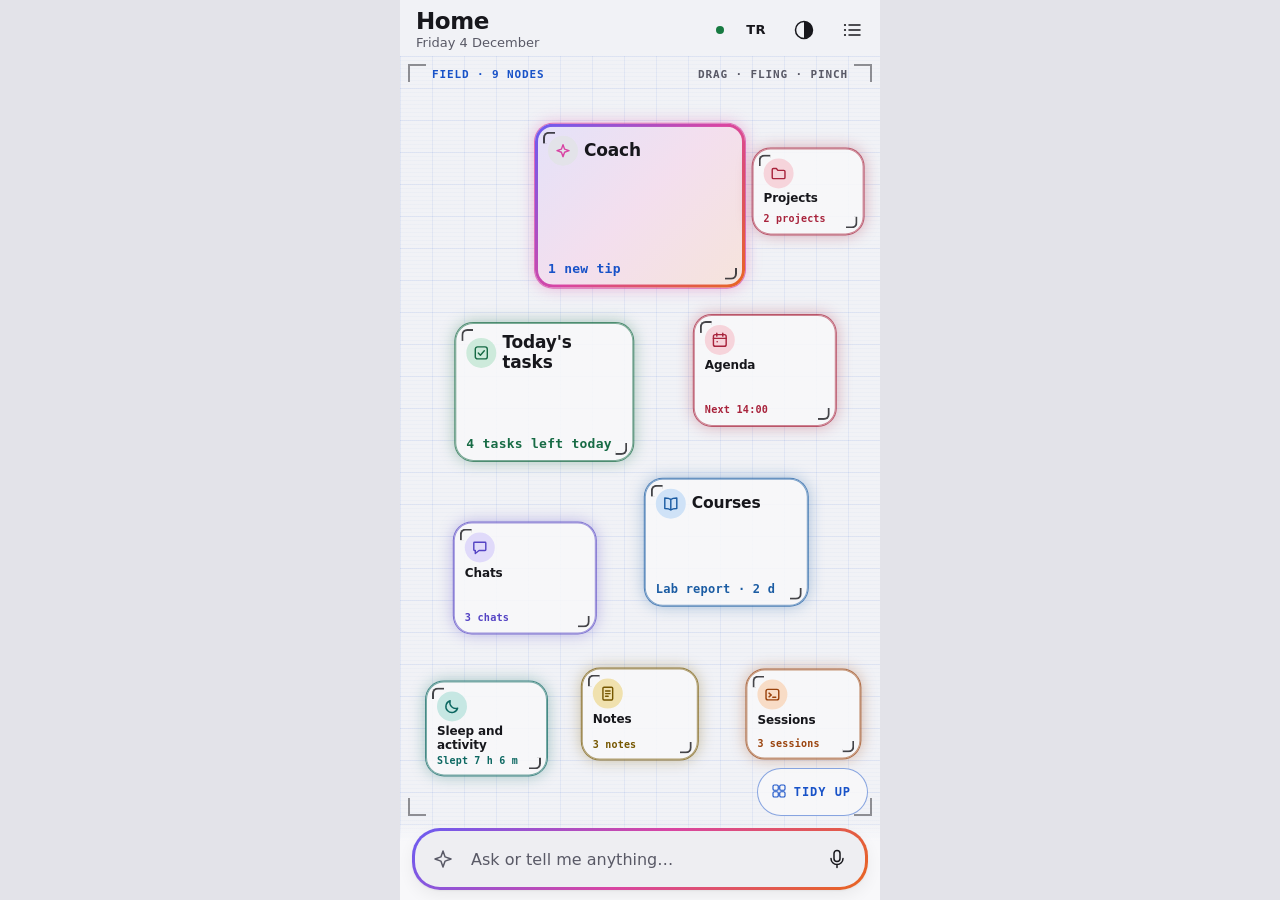
<file: docs/design/prototypes/c-physics.html>
<!DOCTYPE html>
<html lang="en">
<head>
<meta charset="utf-8">
<meta name="viewport" content="width=device-width, initial-scale=1, viewport-fit=cover, interactive-widget=resizes-content">
<meta name="color-scheme" content="light dark">
<title>LifeOS prototype C: physics tiles</title>
<!-- Clickable prototype for #186. Self-contained: no network, no fonts, no libraries. All content is invented placeholder data. -->
<style>
/* ===== Shared: P2 tokens, app frame, top bar, pages, command bar =====
 * The same block is inlined in both prototypes on purpose, so each file
 * stays self-contained and the command bar behaves identically in both.
 * Tokens: D3 base + P2 tones, as in docs/design/mockups/README.md.
 */
:root {
  --bg: #f8f8fa; --surface: #eeeef2; --surface-2: #e3e3e9; --divider: #d9d9e1;
  --text: #17171c; --muted: #595966;
  --primary: #1e60e6; --on-primary: #ffffff; --link: #1852c8;
  --badge: #d62438; --ok: #177a41;
  --grad-1: #6a5cf2; --grad-2: #d845a4; --grad-3: #e8651e; --ring-w: 3px;
  --wm-alpha: 0.08;
  --violet: #f0edfc; --violet-2: #e0dafa; --violet-ink: #5443c4;
  --peach: #fcefe5; --peach-2: #f8dcc6; --peach-ink: #9a420c;
  --mint: #e8f5ee; --mint-2: #cdeadb; --mint-ink: #176b45;
  --sky: #e8f1fb; --sky-2: #cfe2f7; --sky-ink: #1b5ca3;
  --rose: #fbecef; --rose-2: #f6d4db; --rose-ink: #a8233c;
  --sand: #f9f2dc; --sand-2: #f0e1ae; --sand-ink: #765700;
  --teal: #e4f4f2; --teal-2: #c6e7e3; --teal-ink: #0d6862;
  --card-shadow: 0 1px 2px rgba(0, 0, 0, 0.05), 0 6px 16px rgba(0, 0, 0, 0.06);
  --lift-shadow: 0 8px 28px rgba(0, 0, 0, 0.18);
  --scrim: rgba(16, 18, 24, 0.32);
  color-scheme: light;
}
/* Dark theme: follows the system, or the theme button (data-theme). */
@media (prefers-color-scheme: dark) {
  :root:not([data-theme="light"]) {
    --bg: #101218; --surface: #1a1d25; --surface-2: #252933; --divider: #303541;
    --text: #ecedf2; --muted: #a1a5b1;
    --primary: #2165e8; --on-primary: #ffffff; --link: #7dafff;
    --badge: #dc2a3e; --ok: #45d688;
    --grad-1: #8577ff; --grad-2: #ec5fb2; --grad-3: #ff9458;
    --violet: #1e1c31; --violet-2: #2c2850; --violet-ink: #b5aaff;
    --peach: #261e19; --peach-2: #3b2b20; --peach-ink: #ffb17a;
    --mint: #16241e; --mint-2: #1e3a2d; --mint-ink: #7cdba8;
    --sky: #152030; --sky-2: #1d324a; --sky-ink: #8ec5ff;
    --rose: #28191e; --rose-2: #42232c; --rose-ink: #ff9cae;
    --sand: #24200f; --sand-2: #3a3218; --sand-ink: #efcd6a;
    --teal: #132423; --teal-2: #1a3a38; --teal-ink: #6ed6cd;
    --card-shadow: 0 1px 2px rgba(0, 0, 0, 0.3), 0 6px 16px rgba(0, 0, 0, 0.25);
    --lift-shadow: 0 8px 28px rgba(0, 0, 0, 0.5);
    color-scheme: dark;
  }
}
:root[data-theme="dark"] {
  --bg: #101218; --surface: #1a1d25; --surface-2: #252933; --divider: #303541;
  --text: #ecedf2; --muted: #a1a5b1;
  --primary: #2165e8; --on-primary: #ffffff; --link: #7dafff;
  --badge: #dc2a3e; --ok: #45d688;
  --grad-1: #8577ff; --grad-2: #ec5fb2; --grad-3: #ff9458;
  --violet: #1e1c31; --violet-2: #2c2850; --violet-ink: #b5aaff;
  --peach: #261e19; --peach-2: #3b2b20; --peach-ink: #ffb17a;
  --mint: #16241e; --mint-2: #1e3a2d; --mint-ink: #7cdba8;
  --sky: #152030; --sky-2: #1d324a; --sky-ink: #8ec5ff;
  --rose: #28191e; --rose-2: #42232c; --rose-ink: #ff9cae;
  --sand: #24200f; --sand-2: #3a3218; --sand-ink: #efcd6a;
  --teal: #132423; --teal-2: #1a3a38; --teal-ink: #6ed6cd;
  --card-shadow: 0 1px 2px rgba(0, 0, 0, 0.3), 0 6px 16px rgba(0, 0, 0, 0.25);
  --lift-shadow: 0 8px 28px rgba(0, 0, 0, 0.5);
  color-scheme: dark;
}
:root {
  --grad: linear-gradient(135deg, var(--grad-1), var(--grad-2), var(--grad-3));
  --font-ui: system-ui, -apple-system, "Segoe UI", "Roboto", "Noto Sans", "Helvetica Neue", Arial, sans-serif;
  /* Material 3 motion: emphasized easing and durations. */
  --ease-emph-dec: cubic-bezier(0.05, 0.7, 0.1, 1);
  --ease-emph-acc: cubic-bezier(0.3, 0, 0.8, 0.15);
  --ease-std: cubic-bezier(0.2, 0, 0, 1);
  --dur-enter: 420ms; --dur-exit: 260ms; --dur-short: 160ms;
  --pad: 16px;
}
@media (prefers-reduced-motion: reduce) {
  :root { --dur-enter: 1ms; --dur-exit: 1ms; --dur-short: 1ms; }
}

* { box-sizing: border-box; }
html, body { height: 100%; }
body {
  margin: 0; background: var(--surface-2); color: var(--text);
  font: 400 0.9375rem/1.4 var(--font-ui);
  -webkit-font-smoothing: antialiased; -webkit-tap-highlight-color: transparent;
  overscroll-behavior: none;
}
h1, h2, h3, p, ul, ol { margin: 0; padding: 0; }
ul, ol { list-style: none; }
button { font: inherit; color: inherit; background: none; border: 0; padding: 0; cursor: pointer; }
button:disabled { cursor: default; opacity: 0.45; }
:focus-visible { outline: 3px solid var(--primary); outline-offset: 2px; }
.sr-only { position: absolute !important; width: 1px; height: 1px; padding: 0; margin: -1px; overflow: hidden; clip: rect(0 0 0 0); white-space: nowrap; border: 0; }
.num { font-variant-numeric: tabular-nums; }

.icon { width: 24px; height: 24px; fill: none; stroke: currentColor; stroke-width: 1.5; stroke-linecap: round; stroke-linejoin: round; flex: none; }
.icon .solid { fill: currentColor; stroke: none; }

/* One phone-width column; on a wide screen it is centred. */
.app {
  position: relative; margin: 0 auto; width: 100%; max-width: 480px; height: 100vh; height: 100dvh;
  display: flex; flex-direction: column; overflow: hidden; background: var(--bg);
}

/* Top bar: bold title, connection dot, line-icon buttons (48 dp hit areas). */
.topbar { flex: none; display: flex; align-items: center; gap: 0; min-height: 56px; padding: 4px 4px 0 var(--pad); }
.tb-text { flex: 1; min-width: 0; }
.tb-title { font-size: 1.4375rem; font-weight: 700; letter-spacing: -0.02em; line-height: 1.15; white-space: nowrap; overflow: hidden; text-overflow: ellipsis; }
.tb-sub { font-size: 0.8125rem; color: var(--muted); white-space: nowrap; overflow: hidden; text-overflow: ellipsis; }
.status-dot { flex: none; width: 8px; height: 8px; margin: 0 8px 0 6px; border-radius: 50%; background: var(--ok); }
.tb-btn {
  flex: none; position: relative; display: inline-flex; align-items: center; justify-content: center;
  width: 48px; height: 48px; border-radius: 50%; color: var(--text);
}
.tb-btn .lbl { font-size: 0.8125rem; font-weight: 700; letter-spacing: 0.02em; }
.tb-btn::before { content: ""; position: absolute; inset: 6px; border-radius: 50%; background: transparent; transition: background var(--dur-short); }
.tb-btn:hover::before { background: var(--surface); }
.tb-btn[aria-pressed="true"]::before { background: var(--surface-2); }
.tb-btn > * { position: relative; }

/* Tones: a section or a course keeps one colour and one icon (P2). */
.tone-violet { --card: var(--violet); --card-2: var(--violet-2); --ink: var(--violet-ink); }
.tone-peach { --card: var(--peach); --card-2: var(--peach-2); --ink: var(--peach-ink); }
.tone-mint { --card: var(--mint); --card-2: var(--mint-2); --ink: var(--mint-ink); }
.tone-sky { --card: var(--sky); --card-2: var(--sky-2); --ink: var(--sky-ink); }
.tone-rose { --card: var(--rose); --card-2: var(--rose-2); --ink: var(--rose-ink); }
.tone-sand { --card: var(--sand); --card-2: var(--sand-2); --ink: var(--sand-ink); }
.tone-teal { --card: var(--teal); --card-2: var(--teal-2); --ink: var(--teal-ink); }
.ctx {
  display: inline-flex; align-items: center; gap: 4px; min-width: 0; max-width: 100%; height: 20px; padding: 0 8px 0 6px;
  border-radius: 10px; background: var(--card-2); color: var(--ink); font-size: 0.75rem; font-weight: 600; white-space: nowrap; overflow: hidden;
}
.ctx .icon { width: 13px; height: 13px; stroke-width: 2; }
.wm { position: absolute; top: -22px; right: -26px; width: 120px; height: 120px; color: var(--ink, var(--text)); opacity: var(--wm-alpha); pointer-events: none; }
.wm .icon { width: 100%; height: 100%; stroke-width: 1; }

/* ===== Feature pages (opened from a tile or a region) ===== */
.page {
  position: absolute; inset: 0; z-index: 20; display: flex; flex-direction: column;
  background: var(--bg); will-change: clip-path;
}
.page[hidden] { display: none; }
.page-head { flex: none; display: flex; align-items: center; gap: 4px; min-height: 56px; padding: 4px 8px 0 4px; }
.page-head h1 { flex: 1; min-width: 0; font-size: 1.375rem; font-weight: 700; letter-spacing: -0.02em; white-space: nowrap; overflow: hidden; text-overflow: ellipsis; }
.page-head h1:focus { outline: none; }
.page-head h1:focus-visible { outline: 3px solid var(--primary); outline-offset: 2px; border-radius: 6px; }
.page-ico { flex: none; display: inline-flex; width: 36px; height: 36px; align-items: center; justify-content: center; border-radius: 50%; background: var(--card-2, var(--surface-2)); color: var(--ink, var(--text)); }
.page-ico .icon { width: 20px; height: 20px; }
.page-body { flex: 1; min-height: 0; overflow-y: auto; overscroll-behavior: contain; padding: 4px var(--pad) calc(var(--dock-h, 120px) + 16px); display: flex; flex-direction: column; gap: 14px; }
.page-content { opacity: 1; transition: opacity var(--dur-short) linear; }
.page.entering .page-content { opacity: 0; }

.panel { position: relative; overflow: hidden; isolation: isolate; padding: 8px 14px 6px; border: 1px solid var(--divider); border-radius: 20px; background: var(--surface); box-shadow: var(--card-shadow); }
.panel > :not(.wm) { position: relative; }
.panel h2 { display: flex; align-items: center; gap: 8px; min-height: 36px; font-size: 1rem; font-weight: 700; letter-spacing: -0.01em; }
.panel h2 .icon { width: 18px; height: 18px; stroke-width: 1.75; color: var(--ink, var(--text)); }
.panel h2 .meta { margin-left: auto; font-size: 0.8125rem; font-weight: 400; color: var(--muted); }
.coach-card { border: var(--ring-w) solid transparent; background: linear-gradient(var(--surface), var(--surface)) padding-box, var(--grad) border-box; padding: 12px 15px 14px; }
.coach-msg { font-size: 1.125rem; font-weight: 600; line-height: 1.35; letter-spacing: -0.01em; }
.coach-why { margin-top: 6px; font-size: 0.84375rem; color: var(--muted); }
.coach-tag { display: inline-flex; align-items: center; gap: 6px; height: 24px; padding: 0 10px; border-radius: 12px; border: 2px solid transparent; background: linear-gradient(var(--surface), var(--surface)) padding-box, var(--grad) border-box; font-size: 0.75rem; font-weight: 700; }
.coach-tag .icon { width: 14px; height: 14px; stroke-width: 2; }

.row { position: relative; display: flex; align-items: center; gap: 12px; min-height: 60px; padding: 8px 0; }
.row + .row::before { content: ""; position: absolute; top: 0; right: 0; left: 56px; border-top: 1px solid var(--divider); }
.row-main { flex: 1; min-width: 0; }
.row-t { font-size: 0.9375rem; font-weight: 600; overflow: hidden; text-overflow: ellipsis; }
.row-s { margin-top: 2px; display: flex; flex-wrap: wrap; align-items: center; gap: 6px; font-size: 0.8125rem; color: var(--muted); }
.mark { flex: none; display: inline-flex; align-items: center; justify-content: center; width: 44px; height: 44px; border-radius: 50%; background: var(--card-2, var(--surface-2)); color: var(--ink, var(--text)); font-weight: 700; }
.mark .icon { width: 20px; height: 20px; }
.check-btn { flex: none; display: inline-flex; align-items: center; justify-content: center; width: 48px; height: 48px; margin: 0 -2px; border-radius: 50%; }
.check-btn .ring { width: 24px; height: 24px; border: 2px solid var(--ink, var(--muted)); border-radius: 50%; display: inline-flex; align-items: center; justify-content: center; color: var(--bg); }
.check-btn .ring .icon { width: 16px; height: 16px; stroke-width: 2.5; visibility: hidden; }
.check-btn[aria-checked="true"] .ring { background: var(--ink, var(--text)); }
.check-btn[aria-checked="true"] .ring .icon { visibility: visible; }
.row.done .row-t { color: var(--muted); text-decoration: line-through; }
.chev { flex: none; color: var(--muted); }
.chev .icon { width: 18px; height: 18px; }
.bars { display: block; width: 100%; height: auto; }
.bars rect.b { fill: var(--teal-2); }
.bars rect.b.est { fill: url(#hatch); }
.bars text { font: 600 10.5px var(--font-ui); fill: var(--muted); }
.bars line { stroke: var(--teal-ink); stroke-width: 1.5; stroke-dasharray: 4 3; }
.stat-row { display: flex; gap: 10px; }
.stat { flex: 1; padding: 10px 12px; border-radius: 14px; background: var(--card-2, var(--surface-2)); }
.stat b { display: block; font-size: 1.25rem; letter-spacing: -0.01em; }
.stat span { font-size: 0.8125rem; color: var(--muted); }
.note-p { padding: 4px 0 10px; font-size: 0.875rem; color: var(--muted); }

/* ===== Command bar (the primary way to do things), bottom of the screen ===== */
.dock {
  position: absolute; left: 0; right: 0; bottom: 0; z-index: 30;
  padding: 8px 12px calc(10px + env(safe-area-inset-bottom)); display: flex; flex-direction: column; gap: 8px;
  background: linear-gradient(to bottom, transparent, var(--bg) 22px);
  pointer-events: none;
}
.dock > * { pointer-events: auto; }
.cmd {
  display: flex; align-items: center; gap: 4px; min-height: 56px; padding: 4px 4px 4px 6px; border-radius: 28px;
  border: var(--ring-w) solid transparent;
  background: linear-gradient(var(--surface), var(--surface)) padding-box, var(--grad) border-box;
  box-shadow: var(--card-shadow);
}
.cmd-plus { flex: none; display: inline-flex; align-items: center; justify-content: center; width: 44px; height: 44px; color: var(--muted); }
.cmd input {
  flex: 1; min-width: 0; height: 48px; border: 0; outline: 0; background: transparent; color: var(--text);
  font: 500 1rem var(--font-ui);
}
.cmd input::placeholder { color: var(--muted); }
.cmd:focus-within { box-shadow: 0 0 0 3px color-mix(in srgb, var(--primary) 35%, transparent), var(--card-shadow); }
.cmd-btn { flex: none; display: inline-flex; align-items: center; justify-content: center; width: 48px; height: 48px; border-radius: 50%; color: var(--text); }
.cmd-btn.send { background: var(--primary); color: var(--on-primary); }
.cmd-btn.send[hidden] { display: none; }
.cmd-btn.mic[aria-pressed="true"] { background: var(--badge); color: #fff; }
.cmd.listening input::placeholder { color: var(--text); font-weight: 600; }
.levels { display: none; gap: 3px; align-items: center; height: 20px; margin-right: 4px; }
.cmd.listening .levels { display: inline-flex; }
.levels i { display: block; width: 4px; height: 8px; border-radius: 2px; background: var(--badge); animation: lv 900ms ease-in-out infinite; }
.levels i:nth-child(2) { animation-delay: -300ms; } .levels i:nth-child(3) { animation-delay: -600ms; } .levels i:nth-child(4) { animation-delay: -150ms; }
@keyframes lv { 0%, 100% { height: 6px; } 50% { height: 20px; } }
@media (prefers-reduced-motion: reduce) { .levels i { animation: none; height: 14px; } }

.chips { display: flex; gap: 8px; overflow-x: auto; scrollbar-width: none; padding: 2px; }
.chips[hidden] { display: none; }
.chip {
  flex: none; display: inline-flex; align-items: center; gap: 6px; min-height: 48px; padding: 0 14px; border-radius: 24px;
  border: 1px solid var(--divider); background: var(--bg); font-size: 0.875rem; font-weight: 600; white-space: nowrap; color: var(--text);
}
.chip .icon { width: 18px; height: 18px; }
.chip.primary { background: var(--primary); border-color: var(--primary); color: var(--on-primary); }

/* Confirmation with Undo, and the clarifying question, sit just above the bar. */
.bubble {
  display: flex; flex-direction: column; gap: 6px; padding: 10px 6px 6px 14px; border-radius: 18px;
  background: var(--text); color: var(--bg); box-shadow: var(--lift-shadow);
  animation: rise var(--dur-enter) var(--ease-emph-dec);
}
.bubble[hidden] { display: none; }
.bubble-row { display: flex; align-items: center; gap: 8px; }
.bubble-t { flex: 1; min-width: 0; font-size: 0.875rem; line-height: 1.35; }
.bubble-t b { font-weight: 700; }
.bubble .act { flex: none; min-height: 48px; min-width: 48px; padding: 0 12px; border-radius: 24px; font-weight: 700; font-size: 0.875rem; color: color-mix(in srgb, var(--primary) 45%, var(--bg)); }
.bubble.ask { background: var(--surface); color: var(--text); border: 1px solid var(--divider); padding: 10px 10px 10px 14px; }
.bubble.ask .q { display: flex; align-items: center; gap: 8px; font-size: 0.9375rem; font-weight: 600; }
.bubble.ask .q .icon { width: 18px; height: 18px; color: var(--primary); }
.bubble.ask .opts { display: flex; flex-direction: column; gap: 6px; }
.opt { display: flex; align-items: center; gap: 10px; min-height: 48px; padding: 0 12px; border-radius: 14px; border: 1px solid var(--divider); background: var(--bg); text-align: left; font-size: 0.875rem; }
.opt .k { flex: none; width: 26px; height: 26px; border-radius: 50%; background: var(--surface-2); display: inline-flex; align-items: center; justify-content: center; font-size: 0.75rem; font-weight: 700; }
.opt .s { color: var(--muted); font-size: 0.8125rem; }
.bubble.ask .act { color: var(--link); align-self: flex-end; }
@keyframes rise { from { transform: translateY(12px); opacity: 0; } to { transform: none; opacity: 1; } }
@media (prefers-reduced-motion: reduce) { .bubble { animation: none; } }

/* Prototype badge: says what this is, opens nothing. */
.proto-note { font-size: 0.75rem; color: var(--muted); }
/* ===== Shared by the sci-fi prototypes (C, D, E): HUD field, list view ===== */
:root {
  --field: #f1f2f6; --grid-line: rgba(24, 82, 200, 0.07); --scan: rgba(24, 82, 200, 0.025);
  --hud: #1852c8; --hud-dim: #595966; --glass: rgba(248, 248, 250, 0.86);
  --font-hud: ui-monospace, "Cascadia Mono", "Roboto Mono", "Noto Sans Mono", "DejaVu Sans Mono", Menlo, Consolas, monospace;
}
@media (prefers-color-scheme: dark) {
  :root:not([data-theme="light"]) { --field: #080b12; --grid-line: rgba(125, 175, 255, 0.07); --scan: rgba(125, 175, 255, 0.03); --hud: #7dafff; --hud-dim: #a1a5b1; --glass: rgba(16, 18, 24, 0.78); }
}
:root[data-theme="dark"] { --field: #080b12; --grid-line: rgba(125, 175, 255, 0.07); --scan: rgba(125, 175, 255, 0.03); --hud: #7dafff; --hud-dim: #a1a5b1; --glass: rgba(16, 18, 24, 0.78); }

.app { background: var(--field); }
.topbar { position: relative; z-index: 5; background: linear-gradient(to bottom, var(--field) 70%, transparent); }
.field {
  position: relative; flex: 1; min-height: 0; overflow: hidden; touch-action: none;
  -webkit-user-select: none; user-select: none; -webkit-touch-callout: none;
  background:
    repeating-linear-gradient(to bottom, var(--scan) 0 1px, transparent 1px 4px),
    linear-gradient(var(--grid-line) 1px, transparent 1px) 0 0 / 32px 32px,
    linear-gradient(90deg, var(--grid-line) 1px, transparent 1px) 0 0 / 32px 32px;
}
.field[hidden] { display: none; }
.hud-cap {
  position: absolute; z-index: 1; font: 600 0.6875rem/1.2 var(--font-hud); letter-spacing: 0.08em; text-transform: uppercase;
  color: var(--hud-dim); pointer-events: none;
}
.hud-cap b { color: var(--hud); font-weight: 700; }
.hud-corner { position: absolute; width: 18px; height: 18px; border-color: var(--hud); opacity: 0.45; pointer-events: none; }
.hud-corner.tl { top: 8px; left: 8px; border-top: 2px solid; border-left: 2px solid; }
.hud-corner.tr { top: 8px; right: 8px; border-top: 2px solid; border-right: 2px solid; }
.hud-corner.bl { bottom: calc(var(--dock-h, 120px) + 4px); left: 8px; border-bottom: 2px solid; border-left: 2px solid; }
.hud-corner.br { bottom: calc(var(--dock-h, 120px) + 4px); right: 8px; border-bottom: 2px solid; border-right: 2px solid; }

/* Glow in the feature's own tone (P2 ink), legible text on glass. */
.glow { --gl: var(--ink, var(--hud)); box-shadow: 0 0 0 1px color-mix(in srgb, var(--gl) 70%, transparent), 0 0 16px color-mix(in srgb, var(--gl) 38%, transparent); }
.coach.glow, .glow.coach { --gl: var(--grad-2); }

/* The accessible alternative: every feature as a plain list. */
.hud-list { flex: 1; min-height: 0; overflow-y: auto; padding: 6px var(--pad) calc(var(--dock-h, 120px) + 16px); display: flex; flex-direction: column; gap: 8px; }
.hud-list[hidden] { display: none; }
.hud-row {
  width: 100%; display: flex; align-items: center; gap: 12px; min-height: 68px; padding: 10px 12px; border-radius: 20px; text-align: left;
  border: 1px solid var(--divider); background: var(--surface);
}
.hud-row.coach { border: var(--ring-w) solid transparent; background: linear-gradient(var(--surface), var(--surface)) padding-box, var(--grad) border-box; }
.hud-row .row-s { display: block; white-space: nowrap; overflow: hidden; text-overflow: ellipsis; }
.tb-btn.txt { width: auto; min-width: 48px; padding: 0 10px; border-radius: 24px; }
.tb-btn.txt::before { inset: 6px 2px; border-radius: 18px; }
.tb-btn.txt .lbl { font-family: var(--font-hud); text-transform: uppercase; letter-spacing: 0.06em; font-size: 0.75rem; }
/* ===== Prototype C: physics tiles on a free field ===== */
.field { isolation: isolate; } /* tile z-indexes stay inside the field */
.tiles { position: absolute; inset: 0; margin: 0; padding: 0; }
.tiles > li { position: absolute; left: 0; top: 0; will-change: transform; }
.ptile {
  position: relative; display: flex; flex-direction: column; justify-content: space-between; gap: 2px;
  width: 100%; height: 100%; padding: 9px 10px 8px; border-radius: 18px; text-align: left;
  background: var(--glass); color: var(--text); container-type: size; overflow: hidden;
  border: 1px solid color-mix(in srgb, var(--ink, var(--hud)) 55%, transparent);
  transition: box-shadow 220ms ease-out;
}
.ptile.coach { border: var(--ring-w) solid transparent; background: linear-gradient(var(--glass), var(--glass)) padding-box, var(--grad) border-box; }
.ptile::before, .ptile::after { /* HUD corner ticks in the tile's tone */
  content: ""; position: absolute; width: 10px; height: 10px; border-color: var(--ink, var(--grad-2)); opacity: 0.8; pointer-events: none;
}
.ptile::before { top: 5px; left: 5px; border-top: 2px solid; border-left: 2px solid; border-top-left-radius: 6px; }
.ptile::after { bottom: 5px; right: 5px; border-bottom: 2px solid; border-right: 2px solid; border-bottom-right-radius: 6px; }
.ptile.hit { box-shadow: 0 0 0 2px var(--ink, var(--grad-2)), 0 0 28px color-mix(in srgb, var(--ink, var(--grad-2)) 70%, transparent); transition: none; }
.ptile:focus-visible { outline: 3px solid var(--primary); outline-offset: 3px; }
.pt-top { display: flex; align-items: center; gap: 6px; min-width: 0; }
.pt-ico { flex: none; display: inline-flex; align-items: center; justify-content: center; width: 30px; height: 30px; border-radius: 50%; background: var(--card-2, var(--surface-2)); color: var(--ink, var(--text)); }
.pt-ico .icon { width: 18px; height: 18px; stroke-width: 1.9; }
.coach .pt-ico { background: var(--surface-2); color: var(--grad-2); }
.pt-name { min-width: 0; font-size: clamp(0.75rem, 11cqw, 1.0625rem); font-weight: 700; letter-spacing: -0.01em; line-height: 1.15; overflow: hidden; text-overflow: ellipsis; display: -webkit-box; -webkit-box-orient: vertical; -webkit-line-clamp: 2; }
.pt-live { font: 600 clamp(0.625rem, 8.5cqw, 0.8125rem)/1.25 var(--font-hud); color: var(--ink, var(--hud)); letter-spacing: 0.02em; overflow: hidden; text-overflow: ellipsis; white-space: nowrap; }
.coach .pt-live { color: var(--hud); }
@container (max-height: 62px) { .pt-live { display: none; } }
@container (max-width: 124px) { .pt-top { flex-direction: column; align-items: flex-start; gap: 4px; } .pt-name { font-size: 0.75rem; } }
.dragging .ptile { box-shadow: 0 0 0 2px var(--ink, var(--grad-2)), 0 14px 36px rgba(0, 0, 0, 0.35); }

.tidy-btn {
  position: absolute; z-index: 15; right: 12px; bottom: calc(var(--dock-h, 120px) + 4px);
  display: inline-flex; align-items: center; gap: 6px; height: 48px; padding: 0 16px 0 12px; border-radius: 24px;
  background: var(--glass); color: var(--hud); border: 1px solid color-mix(in srgb, var(--hud) 50%, transparent);
  font: 700 0.75rem var(--font-hud); letter-spacing: 0.08em; text-transform: uppercase;
}
.tidy-btn .icon { width: 18px; height: 18px; }
.app.listing .tidy-btn { display: none; }
.app.chips-open .tidy-btn { display: none; }
</style>
</head>
<body>
<div class="app" id="app">
  <header class="topbar" id="topbar">
    <div class="tb-text"><h1 class="tb-title" data-i18n="home">Home</h1><p class="tb-sub" id="date"></p></div>
    <span class="status-dot" role="img" data-i18n-aria="connected"></span>
    <button type="button" class="tb-btn" id="btn-lang"><span class="lbl">TR</span></button>
    <button type="button" class="tb-btn" id="btn-theme" data-icon="contrast"></button>
    <button type="button" class="tb-btn" id="btn-list" aria-pressed="false"></button>
  </header>
  <main class="field" id="field" aria-describedby="field-help">
    <span class="hud-corner tl" aria-hidden="true"></span><span class="hud-corner tr" aria-hidden="true"></span>
    <span class="hud-corner bl" aria-hidden="true"></span><span class="hud-corner br" aria-hidden="true"></span>
    <p class="hud-cap" style="top:12px;left:32px" aria-hidden="true"><b id="cap-field"></b></p>
    <p class="hud-cap" style="top:12px;right:32px" aria-hidden="true" id="cap-hint"></p>
    <ul class="tiles" id="tiles"></ul>
    <p class="sr-only" id="field-help" data-i18n="fieldHelp"></p>
  </main>
  <div class="hud-list" id="hud-list" hidden></div>
  <button type="button" class="tidy-btn" id="btn-tidy"><span data-icon="grid"></span><span data-i18n="tidy">Tidy up</span></button>
  <section class="page" id="page" hidden></section>
  <div class="dock" id="dock">
    <div class="bubble" id="bubble" hidden></div>
    <div class="chips" id="chips" role="group" hidden></div>
    <form class="cmd" id="cmd" autocomplete="off">
      <span class="cmd-plus" data-icon="spark" aria-hidden="true"></span>
      <span class="levels" aria-hidden="true"><i></i><i></i><i></i><i></i></span>
      <label class="sr-only" for="cmd-input" data-i18n="cmdLabel">Ask or tell LifeOS</label>
      <input id="cmd-input" type="text" enterkeyhint="send" spellcheck="false" data-i18n-ph="cmdPh">
      <button type="button" class="cmd-btn mic" id="cmd-mic" aria-pressed="false" data-i18n-aria="speak" data-icon="mic"></button>
      <button type="submit" class="cmd-btn send" id="cmd-send" hidden data-i18n-aria="send" data-icon="up"></button>
    </form>
  </div>
  <div id="live" class="sr-only" aria-live="polite"></div>
</div>
<script>
/* ===== Shared: strings, placeholder data, icons, pages, command bar =====
 * Inlined in both prototypes on purpose (each file is self-contained and the
 * command bar must behave the same in both). All content is invented.
 */
var Shared = (function () {
  "use strict";

  /* ---------- language ---------- */
  var lang = (function () {
    var list = (navigator.languages && navigator.languages.length) ? navigator.languages : [navigator.language || "en"];
    return String(list[0] || "en").toLowerCase().indexOf("tr") === 0 ? "tr" : "en";
  })();
  function L(en, tr) { return { en: en, tr: tr }; }
  function tx(v) { return v && typeof v === "object" && "en" in v ? v[lang] : v; }
  function lower(s) { return String(s).toLocaleLowerCase(lang === "tr" ? "tr" : "en"); }
  function esc(s) { return String(s).replace(/[&<>"']/g, function (c) { return { "&": "&amp;", "<": "&lt;", ">": "&gt;", '"': "&quot;", "'": "&#39;" }[c]; }); }

  var S = {
    connected: L("Connected to the computer", "Bilgisayara bağlı"),
    switchLang: L("Türkçe'ye geç", "Switch to English"),
    toDark: L("Switch to dark theme", "Koyu temaya geç"),
    toLight: L("Switch to light theme", "Açık temaya geç"),
    back: L("Back", "Geri"),
    cmdLabel: L("Ask or tell LifeOS", "LifeOS'a sor ya da söyle"),
    cmdPh: L("Ask or tell me anything…", "Bir şey sor ya da söyle…"),
    listening: L("Listening… tap the mic to stop", "Dinliyorum… durdurmak için mikrofona dokun"),
    speak: L("Speak", "Konuş"),
    stopListening: L("Stop listening", "Dinlemeyi durdur"),
    send: L("Send", "Gönder"),
    suggestions: L("Suggestions", "Öneriler"),
    undo: L("Undo", "Geri al"),
    open: L("Open", "Aç"),
    dismiss: L("Dismiss", "Kapat"),
    cancel: L("Cancel", "Vazgeç"),
    undone: L("Undone.", "Geri alındı."),
    taskAdded: L("Task added", "Görev eklendi"),
    noteAdded: L("Note saved", "Not kaydedildi"),
    moved: L("Moved", "Taşındı"),
    to: L("to", "→"),
    sentChat: L("Sent to the assistant. The answer will appear in Chats.", "Asistana gönderildi. Cevap Sohbetler'de görünecek."),
    opened: L("Opened", "Açıldı"),
    whichMeeting: L("Which meeting?", "Hangi toplantı?"),
    today: L("Today", "Bugün"),
    tomorrow: L("Tomorrow", "Yarın"),
    left: L("left", "kaldı"),
    of: L("of", "/"),
    tasksLeft: L("{n} of {m} left", "{m} görevden {n} tanesi kaldı"),
    due: L("due in {n} days", "{n} gün kaldı"),
    dueShort: L("{n} d", "{n} g"),
    next: L("Next", "Sıradaki"),
    sleep: L("Sleep", "Uyku"),
    lastNight: L("Last night", "Dün gece"),
    screenTime: L("Screen time today", "Bugün ekran süresi"),
    unlocks: L("unlocks", "kilit açma"),
    avg: L("7-night average", "7 gece ortalaması"),
    sleepSummary: L("Sleep over the last 7 nights, in hours: {list}. Average {avg}. Night 5 is estimated.", "Son 7 gecenin uykusu, saat: {list}. Ortalama {avg}. 5. gece tahmini."),
    estimated: L("hatched = estimated", "taralı = tahmini"),
    deadlines: L("Upcoming deadlines", "Yaklaşan teslimler"),
    yourCourses: L("Courses", "Dersler"),
    newContent: L("new", "yeni"),
    coachConv: L("Open the coach conversation", "Koç sohbetini aç"),
    moreFromCoach: L("Also this morning", "Bu sabah ayrıca"),
    picks: L("Assistant's picks", "Asistanın seçtikleri"),
    pinned: L("Pinned", "Sabit"),
    recent: L("Recent", "Son"),
    protoNote: L("Prototype with placeholder data. Nothing is sent anywhere.", "Örnek verili prototip. Hiçbir yere bir şey gönderilmez."),
    focusWhy: L("Focus: one 25-minute block before lunch.", "Odak: öğle yemeğinden önce 25 dakikalık bir blok."),
    emptyNotes: L("No notes yet.", "Henüz not yok.")
  };
  function t(key, vars) {
    var s = tx(S[key]) || key;
    if (vars) Object.keys(vars).forEach(function (k) { s = s.split("{" + k + "}").join(vars[k]); });
    return s;
  }

  /* ---------- icons (24 px line icons drawn for this project) ---------- */
  var P = {
    today: '<circle cx="12" cy="12" r="4"/><path d="M12 2.5v2.5M12 19v2.5M2.5 12H5M19 12h2.5M5.3 5.3l1.8 1.8M16.9 16.9l1.8 1.8M5.3 18.7l1.8-1.8M16.9 7.1l1.8-1.8"/>',
    chat: '<path d="M5 5h14a1 1 0 0 1 1 1v9a1 1 0 0 1-1 1h-8l-5 4v-4H5a1 1 0 0 1-1-1V6a1 1 0 0 1 1-1z"/>',
    tasks: '<rect x="4" y="4" width="16" height="16" rx="3"/><path d="M8 12.2l2.8 2.8L16 9.2"/>',
    plus: '<path d="M12 5v14M5 12h14"/>',
    up: '<path d="M12 19V5M6 11l6-6 6 6"/>',
    back: '<path d="M15 5l-7 7 7 7"/>',
    check: '<path d="M5 12.5l4.5 4.5L19 7.5"/>',
    chevron: '<path d="M9 5l7 7-7 7"/>',
    note: '<path d="M7 3.5h10A1.5 1.5 0 0 1 18.5 5v14a1.5 1.5 0 0 1-1.5 1.5H7A1.5 1.5 0 0 1 5.5 19V5A1.5 1.5 0 0 1 7 3.5z"/><path d="M9 8.5h6M9 12h6M9 15.5h3.5"/>',
    spark: '<path d="M12 4l2.1 5.9L20 12l-5.9 2.1L12 20l-2.1-5.9L4 12l5.9-2.1z"/>',
    folder: '<path d="M3.5 7a1.5 1.5 0 0 1 1.5-1.5h4l2 2.5h8A1.5 1.5 0 0 1 20.5 9.5v8A1.5 1.5 0 0 1 19 19H5a1.5 1.5 0 0 1-1.5-1.5z"/>',
    calendar: '<rect x="3.5" y="5" width="17" height="15.5" rx="2.5"/><path d="M3.5 10h17M8 3v4M16 3v4"/><circle cx="8.5" cy="14.5" r="1.1" class="solid"/>',
    book: '<path d="M12 6.5C10.3 5 7.8 4.5 4 4.5v14c3.8 0 6.3.5 8 2 1.7-1.5 4.2-2 8-2v-14c-3.8 0-6.3.5-8 2zM12 6.5v14"/>',
    wave: '<path d="M2.5 12c1.6-5.5 3.2-5.5 4.75 0s3.15 5.5 4.75 0 3.2-5.5 4.75 0 3.15 5.5 4.75 0"/>',
    chip: '<rect x="7" y="7" width="10" height="10" rx="1.5"/><path d="M10 7V4M14 7V4M10 20v-3M14 20v-3M7 10H4M7 14H4M20 10h-3M20 14h-3"/>',
    matrix: '<path d="M7.5 4.5h-3v15h3M16.5 4.5h3v15h-3"/><circle cx="9.5" cy="9" r="1.1" class="solid"/><circle cx="14.5" cy="9" r="1.1" class="solid"/><circle cx="9.5" cy="15" r="1.1" class="solid"/><circle cx="14.5" cy="15" r="1.1" class="solid"/>',
    pen: '<path d="M12 3.5l5.5 8.5L12 20.5 6.5 12z"/><path d="M12 20.5V13.5"/><circle cx="12" cy="12" r="1.5"/>',
    dice: '<rect x="4.5" y="4.5" width="15" height="15" rx="3.5"/><circle cx="9" cy="9" r="1.2" class="solid"/><circle cx="15" cy="15" r="1.2" class="solid"/><circle cx="12" cy="12" r="1.2" class="solid"/>',
    mic: '<rect x="9" y="3.5" width="6" height="11" rx="3"/><path d="M6 11.5a6 6 0 0 0 12 0M12 17.5v3"/>',
    moon: '<path d="M19.5 14.5A8 8 0 0 1 9.5 4.5a8 8 0 1 0 10 10z"/>',
    contrast: '<circle cx="12" cy="12" r="8.5"/><path class="solid" d="M12 3.5a8.5 8.5 0 0 1 0 17z"/>',
    grid: '<rect x="4" y="4" width="7" height="7" rx="1.8"/><rect x="13" y="4" width="7" height="7" rx="1.8"/><rect x="4" y="13" width="7" height="7" rx="1.8"/><rect x="13" y="13" width="7" height="7" rx="1.8"/>',
    list: '<path d="M9 7h11M9 12h11M9 17h11"/><circle cx="5" cy="7" r="1.1" class="solid"/><circle cx="5" cy="12" r="1.1" class="solid"/><circle cx="5" cy="17" r="1.1" class="solid"/>',
    globe: '<circle cx="12" cy="12" r="8.5"/><path d="M3.5 12h17M12 3.5c2.5 2.6 3.6 5.4 3.6 8.5s-1.1 5.9-3.6 8.5c-2.5-2.6-3.6-5.4-3.6-8.5S9.5 6.1 12 3.5z"/>',
    left: '<path d="M14.5 6l-6 6 6 6"/>',
    right: '<path d="M9.5 6l6 6-6 6"/>',
    hide: '<path d="M3.5 12s3-5.5 8.5-5.5S20.5 12 20.5 12s-3 5.5-8.5 5.5S3.5 12 3.5 12z"/><circle cx="12" cy="12" r="2.5"/><path d="M4.5 4.5l15 15"/>',
    close: '<path d="M6 6l12 12M18 6L6 18"/>',
    pulse: '<path d="M3 12.5h4l2.5-6 4 11 2.5-5h5"/>',
    terminal: '<rect x="3.5" y="5" width="17" height="14" rx="2.5"/><path d="M7.5 10l3 2.5-3 2.5M12.5 15.5h4"/>',
    question: '<circle cx="12" cy="12" r="8.5"/><path d="M9.6 9.6a2.5 2.5 0 1 1 3.4 2.3c-.7.3-1 .8-1 1.5v.6"/><circle cx="12" cy="16.8" r="1" class="solid"/>',
    refresh: '<path d="M19.5 12a7.5 7.5 0 1 1-2.2-5.3"/><path d="M18 3v4.4h-4.4"/>',
    handle: '<circle cx="9" cy="6" r="1.4" class="solid"/><circle cx="15" cy="6" r="1.4" class="solid"/><circle cx="9" cy="12" r="1.4" class="solid"/><circle cx="15" cy="12" r="1.4" class="solid"/><circle cx="9" cy="18" r="1.4" class="solid"/><circle cx="15" cy="18" r="1.4" class="solid"/>',
    clock: '<circle cx="12" cy="12" r="8.5"/><path d="M12 7v5l3.2 2"/>'
  };
  function icon(name, cls) {
    return '<svg class="icon ' + (cls || "") + '" viewBox="0 0 24 24" aria-hidden="true" focusable="false">' + (P[name] || "") + "</svg>";
  }

  /* ---------- placeholder data ---------- */
  // Courses and projects take the next colour of the fixed P2 palette, each with its own icon.
  var CTX = {
    a: { name: L("Course A", "Ders A"), tone: "sky", glyph: "wave" },
    b: { name: L("Course B", "Ders B"), tone: "teal", glyph: "chip" },
    c: { name: L("Course C", "Ders C"), tone: "violet", glyph: "matrix" },
    d: { name: L("Course D", "Ders D"), tone: "peach", glyph: "pen" },
    e: { name: L("Course E", "Ders E"), tone: "sand", glyph: "dice" },
    x: { name: L("Project X", "Proje X"), tone: "mint", glyph: "folder" },
    y: { name: L("Project Y", "Proje Y"), tone: "rose", glyph: "folder" }
  };
  var COURSES = ["a", "b", "c", "d", "e"];
  var PROJECTS = ["x", "y"];
  var uid = 100;
  var DATA = {
    coach: {
      msg: L("Start with the lab report: the draft is half done and it is due in two days.", "Laboratuvar raporuyla başla: taslağın yarısı hazır ve teslimine iki gün var."),
      more: [
        L("You slept less than usual on Monday; keep tonight's evening calm.", "Pazartesi her zamankinden az uyudun; bu akşamı sakin tut."),
        L("Question: should Project X wait until after the quiz?", "Soru: Proje X sınavdan sonraya kalsın mı?")
      ]
    },
    tasks: [
      { id: 1, text: L("Finish the lab report draft", "Laboratuvar raporu taslağını bitir"), ctx: "b", day: "today", done: false, pick: true },
      { id: 2, text: L("Read chapter 3", "3. bölümü oku"), ctx: "a", day: "today", done: false, pick: true },
      { id: 3, text: L("Reply to the Project X feedback", "Proje X geri bildirimine yanıt ver"), ctx: "x", day: "today", done: false, pick: true },
      { id: 4, text: L("Practice problem set 4", "4. problem setini çöz"), ctx: "c", day: "today", done: false },
      { id: 5, text: L("Book a study room", "Çalışma odası ayırt"), ctx: null, day: "today", done: true }
    ],
    events: [
      { id: 11, time: "10:00", day: "today", text: L("Course A lecture", "Ders A dersi"), ctx: "a" },
      { id: 12, time: "14:00", day: "today", text: L("Study group", "Çalışma grubu"), ctx: "c" },
      { id: 13, time: "16:30", day: "today", text: L("Project X sync", "Proje X toplantısı"), ctx: "x", meeting: true },
      { id: 14, time: "10:00", day: "tomorrow", text: L("Project Y sync", "Proje Y toplantısı"), ctx: "y", meeting: true }
    ],
    deadlines: [
      { ctx: "b", text: L("Lab report", "Laboratuvar raporu"), days: 2 },
      { ctx: "c", text: L("Problem set 4", "Problem seti 4"), days: 4 },
      { ctx: "a", text: L("Quiz 2", "Kısa sınav 2"), days: 6 }
    ],
    courseNew: { a: true, d: true },
    notes: [
      { id: 21, text: L("Ideas for the Project X onboarding", "Proje X ilk kullanım fikirleri"), when: L("Today", "Bugün") },
      { id: 22, text: L("Questions for Course C office hours", "Ders C ofis saati için sorular"), when: L("Yesterday", "Dün") },
      { id: 23, text: L("Printer paper and a spare cable", "Yazıcı kâğıdı ve yedek kablo"), when: L("Mon", "Pzt") }
    ],
    chats: [
      { id: 31, text: L("Summarise week 5 of Course A", "Ders A'nın 5. haftasını özetle"), ctx: "a", when: "09:12" },
      { id: 32, text: L("Project X: release checklist", "Proje X: yayın kontrol listesi"), ctx: "x", when: L("Yesterday", "Dün") },
      { id: 33, text: L("Why does the build script fail?", "Derleme betiği neden hata veriyor?"), ctx: "y", when: L("Mon", "Pzt") }
    ],
    sessions: [
      { id: 41, text: L("Project X: API work", "Proje X: API çalışması"), ctx: "x", when: L("2 h ago", "2 sa önce") },
      { id: 42, text: L("Course B: lab tools", "Ders B: laboratuvar araçları"), ctx: "b", when: L("Yesterday", "Dün") },
      { id: 43, text: L("Project Y: data clean-up", "Proje Y: veri temizliği"), ctx: "y", when: L("Sun", "Paz") }
    ],
    sleep: [7.2, 6.5, 7.8, 6.9, 5.9, 8.1, 7.1],
    sleepEst: 4,
    screen: { total: "2 h 40 m", totalTr: "2 sa 40 dk", unlocks: 54 }
  };
  var DAYS = { en: ["Thu", "Fri", "Sat", "Sun", "Mon", "Tue", "Wed"], tr: ["Per", "Cum", "Cmt", "Paz", "Pzt", "Sal", "Çar"] };

  // The features: one tile (A) or one region (B) each. Tones follow P2.
  var FEATURES = {
    coach: { icon: "spark", tone: null, name: L("Coach", "Koç") },
    today: { icon: "tasks", tone: "mint", name: L("Today's tasks", "Bugünün görevleri") },
    agenda: { icon: "calendar", tone: "rose", name: L("Agenda", "Ajanda") },
    courses: { icon: "book", tone: "sky", name: L("Courses", "Dersler") },
    notes: { icon: "note", tone: "sand", name: L("Notes", "Notlar") },
    chats: { icon: "chat", tone: "violet", name: L("Chats", "Sohbetler") },
    activity: { icon: "moon", tone: "teal", name: L("Sleep and activity", "Uyku ve aktivite") },
    sessions: { icon: "terminal", tone: "peach", name: L("Sessions", "Oturumlar") },
    projects: { icon: "folder", tone: "rose", name: L("Projects", "Projeler") }
  };
  var ORDER = ["coach", "today", "agenda", "courses", "notes", "chats", "activity", "sessions", "projects"];

  function ctxLabel(key) {
    if (!key) return "";
    var c = CTX[key];
    return '<span class="ctx tone-' + c.tone + '">' + icon(c.glyph) + esc(tx(c.name)) + "</span>";
  }
  function todayTasks() { return DATA.tasks.filter(function (x) { return x.day === "today"; }); }
  function openCount() { return todayTasks().filter(function (x) { return !x.done; }).length; }
  function sleepFmt(h) { var m = Math.round(h * 60); return lang === "tr" ? Math.floor(m / 60) + " sa " + (m % 60) + " dk" : Math.floor(m / 60) + " h " + (m % 60) + " m"; }
  function sleepAvg() { var s = 0; DATA.sleep.forEach(function (v) { s += v; }); return s / DATA.sleep.length; }
  // "Now" is fixed at noon in the prototype: the next event is the first one after it.
  function nextEvent() {
    var today = DATA.events.filter(function (e) { return e.day === "today"; }).sort(function (a, b) { return a.time < b.time ? -1 : 1; });
    return today.filter(function (e) { return e.time >= "12:00"; })[0] || today[0] || DATA.events[0];
  }

  // A short summary per feature, used for accessible labels (tile, region, list view).
  function summary(id) {
    switch (id) {
      case "coach": return tx(DATA.coach.msg);
      case "today": return t("tasksLeft", { n: openCount(), m: todayTasks().length });
      case "agenda": var e = nextEvent(); return t("next") + ": " + e.time + " " + tx(e.text);
      case "courses": var d = DATA.deadlines[0]; return tx(CTX[d.ctx].name) + ", " + tx(d.text) + ", " + t("due", { n: d.days });
      case "notes": return DATA.notes.length ? tx(DATA.notes[0].text) : t("emptyNotes");
      case "chats": return tx(DATA.chats[0].text);
      case "activity": return t("lastNight") + " " + sleepFmt(DATA.sleep[6]);
      case "sessions": return tx(DATA.sessions[0].text);
      case "projects": return PROJECTS.map(function (k) { return tx(CTX[k].name); }).join(", ");
    }
    return "";
  }

  /* ---------- pages ---------- */
  function sleepChart() {
    var w = 320, h = 132, bw = 30, gap = (w - 7 * bw) / 6, max = 9, avg = sleepAvg();
    var out = '<svg class="bars" viewBox="0 0 ' + w + " " + h + '" role="img" aria-label="' +
      esc(t("sleepSummary", { list: DATA.sleep.join(", "), avg: avg.toFixed(1) })) + '">' +
      '<defs><pattern id="hatch" width="6" height="6" patternUnits="userSpaceOnUse" patternTransform="rotate(45)"><rect width="6" height="6" fill="var(--teal)"/><rect width="3" height="6" fill="var(--teal-2)"/></pattern></defs>';
    DATA.sleep.forEach(function (v, i) {
      var bh = (v / max) * (h - 22), x = i * (bw + gap);
      out += '<rect class="b' + (i === DATA.sleepEst ? " est" : "") + '" x="' + x.toFixed(1) + '" y="' + (h - 18 - bh).toFixed(1) + '" width="' + bw + '" height="' + bh.toFixed(1) + '" rx="6"/>';
      out += '<text x="' + (x + bw / 2).toFixed(1) + '" y="' + (h - 4) + '" text-anchor="middle">' + DAYS[lang][i] + "</text>";
    });
    var ay = h - 18 - (avg / max) * (h - 22);
    out += '<line x1="0" x2="' + w + '" y1="' + ay.toFixed(1) + '" y2="' + ay.toFixed(1) + '"/></svg>';
    return out;
  }
  function taskRow(x) {
    var tone = x.ctx ? " tone-" + CTX[x.ctx].tone : "";
    return '<li class="row' + (x.done ? " done" : "") + tone + '">' +
      '<button class="check-btn" role="checkbox" aria-checked="' + x.done + '" data-act="toggle" data-id="' + x.id + '" aria-label="' + esc(tx(x.text)) + '"><span class="ring">' + icon("check") + "</span></button>" +
      '<div class="row-main"><div class="row-t">' + esc(tx(x.text)) + "</div>" +
      '<div class="row-s">' + ctxLabel(x.ctx) + (x.time ? '<span class="num">' + esc(x.time) + "</span>" : "") + "</div></div></li>";
  }
  function plainRow(markHtml, title, sub, toneCls) {
    return '<li class="row' + (toneCls ? " " + toneCls : "") + '">' + markHtml + '<div class="row-main"><div class="row-t">' + title + "</div>" +
      (sub ? '<div class="row-s">' + sub + "</div>" : "") + '</div><span class="chev">' + icon("chevron") + "</span></li>";
  }
  function panel(title, iconName, tone, body, meta) {
    return '<section class="panel' + (tone ? " tone-" + tone : "") + '" style="background:var(--surface)">' +
      '<span class="wm">' + icon(iconName) + "</span>" +
      "<h2>" + icon(iconName) + "<span>" + esc(title) + "</span>" + (meta ? '<span class="meta">' + esc(meta) + "</span>" : "") + "</h2>" + body + "</section>";
  }
  function pageBody(id) {
    var f = FEATURES[id];
    switch (id) {
      case "coach":
        return '<section class="panel coach-card"><span class="coach-tag">' + icon("spark") + esc(tx(f.name)) + '</span><p class="coach-msg" style="margin-top:10px">' + esc(tx(DATA.coach.msg)) +
          '</p><p class="coach-why">' + esc(t("focusWhy")) + "</p></section>" +
          panel(t("moreFromCoach"), "spark", "violet", '<ul class="list">' + DATA.coach.more.map(function (m) {
            return plainRow('<span class="mark tone-violet">' + icon("spark") + "</span>", esc(tx(m)), "");
          }).join("") + plainRow('<span class="mark tone-violet">' + icon("chat") + "</span>", esc(t("coachConv")), "") + "</ul>");
      case "today":
        var picks = DATA.tasks.filter(function (x) { return x.pick && x.day === "today"; });
        var tom = DATA.tasks.filter(function (x) { return x.day === "tomorrow"; });
        return panel(t("picks"), "spark", "violet", '<ol class="list">' + picks.map(function (x, i) {
          var c = x.ctx ? CTX[x.ctx] : null;
          return plainRow('<span class="mark' + (c ? " tone-" + c.tone : "") + '">' + (i + 1) + "</span>", esc(tx(x.text)), ctxLabel(x.ctx), c ? "tone-" + c.tone : "");
        }).join("") + "</ol>") +
          panel(t("today"), "tasks", "mint", '<ul class="list">' + todayTasks().map(taskRow).join("") + "</ul>", t("tasksLeft", { n: openCount(), m: todayTasks().length })) +
          (tom.length ? panel(t("tomorrow"), "clock", "mint", '<ul class="list">' + tom.map(taskRow).join("") + "</ul>") : "");
      case "agenda":
        return ["today", "tomorrow"].map(function (day) {
          return panel(t(day), "calendar", "rose", '<ul class="list">' + DATA.events.filter(function (e) { return e.day === day; }).sort(function (a, b) { return a.time < b.time ? -1 : 1; }).map(function (e) {
            var c = CTX[e.ctx];
            return plainRow('<span class="mark tone-' + c.tone + ' num" style="font-size:.8125rem">' + esc(e.time) + "</span>", esc(tx(e.text)), ctxLabel(e.ctx), "tone-" + c.tone);
          }).join("") + "</ul>");
        }).join("");
      case "courses":
        return panel(t("deadlines"), "calendar", "rose", '<ul class="list">' + DATA.deadlines.map(function (d) {
          var c = CTX[d.ctx];
          return plainRow('<span class="mark tone-' + c.tone + '">' + icon(c.glyph) + "</span>", esc(tx(d.text)), ctxLabel(d.ctx) + "<span>" + esc(t("due", { n: d.days })) + "</span>", "tone-" + c.tone);
        }).join("") + "</ul>") +
          panel(t("yourCourses"), "book", "sky", '<ul class="list">' + COURSES.map(function (k) {
            var c = CTX[k], dl = DATA.deadlines.filter(function (d) { return d.ctx === k; })[0];
            return plainRow('<span class="mark tone-' + c.tone + '">' + icon(c.glyph) + "</span>", esc(tx(c.name)) + (DATA.courseNew[k] ? ' <span class="ctx" style="background:var(--badge);color:#fff">' + esc(t("newContent")) + "</span>" : ""),
              dl ? esc(tx(dl.text) + " · " + t("due", { n: dl.days })) : "—", "tone-" + c.tone);
          }).join("") + "</ul>");
      case "notes":
        return panel(tx(f.name), "note", "sand", DATA.notes.length ? '<ul class="list">' + DATA.notes.map(function (n) {
          return plainRow('<span class="mark tone-sand">' + icon("note") + "</span>", esc(tx(n.text)), esc(tx(n.when)), "tone-sand");
        }).join("") + "</ul>" : '<p class="note-p">' + esc(t("emptyNotes")) + "</p>");
      case "chats":
        return '<section class="panel coach-card" style="padding:4px 14px"><ul class="list">' + plainRow('<span class="mark">' + icon("spark") + "</span>", esc(tx(FEATURES.coach.name)), esc(tx(DATA.coach.msg))) + "</ul></section>" +
          panel(t("recent"), "chat", "violet", '<ul class="list">' + DATA.chats.map(function (c) {
            var k = CTX[c.ctx];
            return plainRow('<span class="mark tone-' + k.tone + '">' + icon(k.glyph) + "</span>", esc(tx(c.text)), ctxLabel(c.ctx) + "<span>" + esc(tx(c.when)) + "</span>", "tone-" + k.tone);
          }).join("") + "</ul>");
      case "activity":
        var shot = lang === "tr" ? DATA.screen.totalTr : DATA.screen.total;
        return panel(t("sleep"), "moon", "teal", '<div class="stat-row" style="margin:4px 0 10px"><div class="stat tone-teal"><b class="num">' + esc(sleepFmt(DATA.sleep[6])) + "</b><span>" + esc(t("lastNight")) +
          '</span></div><div class="stat tone-teal"><b class="num">' + esc(sleepFmt(sleepAvg())) + "</b><span>" + esc(t("avg")) + "</span></div></div>" + sleepChart() + '<p class="note-p">' + esc(t("estimated")) + "</p>") +
          panel(t("screenTime"), "pulse", "teal", '<div class="stat-row" style="margin:4px 0 12px"><div class="stat tone-teal"><b class="num">' + esc(shot) + "</b><span>" + esc(t("today")) +
          '</span></div><div class="stat tone-teal"><b class="num">' + DATA.screen.unlocks + "</b><span>" + esc(t("unlocks")) + "</span></div></div>");
      case "sessions":
        return panel(tx(f.name), "terminal", "peach", '<ul class="list">' + DATA.sessions.map(function (s) {
          var k = CTX[s.ctx];
          return plainRow('<span class="mark tone-' + k.tone + '">' + icon("terminal") + "</span>", esc(tx(s.text)), ctxLabel(s.ctx) + "<span>" + esc(tx(s.when)) + "</span>", "tone-" + k.tone);
        }).join("") + "</ul>");
      case "projects":
        return panel(tx(f.name), "folder", "rose", '<ul class="list">' + PROJECTS.map(function (k) {
          var c = CTX[k];
          var n = DATA.tasks.filter(function (x) { return x.ctx === k && !x.done; }).length;
          return plainRow('<span class="mark tone-' + c.tone + '">' + icon(c.glyph) + "</span>", esc(tx(c.name)), esc(n + " " + t("left")), "tone-" + c.tone);
        }).join("") + "</ul>");
    }
    return "";
  }
  // Fills a .page element (head + body) for one feature.
  function fillPage(pageEl, id) {
    var f = FEATURES[id];
    pageEl.className = "page" + (f.tone ? " tone-" + f.tone : "");
    pageEl.setAttribute("aria-label", tx(f.name));
    pageEl.innerHTML = '<div class="page-head"><button class="tb-btn" data-act="back" aria-label="' + esc(t("back")) + '">' + icon("back") + "</button>" +
      '<span class="page-ico">' + icon(f.icon) + '</span><h1 tabindex="-1">' + esc(tx(f.name)) + "</h1></div>" +
      '<div class="page-body"><div class="page-content" style="display:flex;flex-direction:column;gap:14px">' + pageBody(id) +
      '<p class="proto-note">' + esc(t("protoNote")) + "</p></div></div>";
  }

  /* ---------- history: the system back gesture closes a page ---------- */
  var Nav = {
    pushed: false,
    push: function () { try { history.pushState({ lifeosPage: 1 }, ""); Nav.pushed = true; } catch (e) { Nav.pushed = false; } },
    back: function (closeFn) { if (Nav.pushed) { history.back(); } else { closeFn(); } },
    consumed: function () { Nav.pushed = false; },
    drop: function () { if (Nav.pushed) { Nav.pushed = false; Nav.skipNext = true; try { history.back(); } catch (e) { Nav.skipNext = false; } } }
  };

  /* ---------- reduced motion ---------- */
  var rmQuery = window.matchMedia ? window.matchMedia("(prefers-reduced-motion: reduce)") : null;
  function reducedMotion() { return !!(rmQuery && rmQuery.matches); }

  /* ---------- theme ---------- */
  var darkQuery = window.matchMedia ? window.matchMedia("(prefers-color-scheme: dark)") : null;
  function isDark() {
    var forced = document.documentElement.getAttribute("data-theme");
    if (forced) return forced === "dark";
    return !!(darkQuery && darkQuery.matches);
  }
  function toggleTheme() {
    document.documentElement.setAttribute("data-theme", isDark() ? "light" : "dark");
    document.dispatchEvent(new CustomEvent("lifeos-theme"));
  }
  if (darkQuery && darkQuery.addEventListener) darkQuery.addEventListener("change", function () { document.dispatchEvent(new CustomEvent("lifeos-theme")); });

  /* ---------- live region ---------- */
  function announce(msg) {
    var el = document.getElementById("live");
    if (!el) return;
    el.textContent = "";
    setTimeout(function () { el.textContent = msg; }, 30);
  }

  /* ---------- static strings in the markup ---------- */
  function applyStatic() {
    document.documentElement.lang = lang;
    Array.prototype.forEach.call(document.querySelectorAll("[data-i18n]"), function (el) { el.textContent = t(el.getAttribute("data-i18n")); });
    Array.prototype.forEach.call(document.querySelectorAll("[data-i18n-aria]"), function (el) { el.setAttribute("aria-label", t(el.getAttribute("data-i18n-aria"))); });
    Array.prototype.forEach.call(document.querySelectorAll("[data-i18n-ph]"), function (el) { el.setAttribute("placeholder", t(el.getAttribute("data-i18n-ph"))); });
  }

  /* ---------- command bar ---------- */
  // A mock of the command bar of #185: the request becomes an app action, the
  // result shows a confirmation with Undo; an ambiguous one gets one short question.
  var Cmd = (function () {
    var hooks, input, form, micBtn, sendBtn, chips, bubble, listenTimer = null, bubbleTimer = null, voiceTurn = 0;
    var SUGGEST = [
      { icon: "tasks", text: L("Remind me to call Project X tomorrow at 9:00", "Yarın 9:00'da Proje X'i aramamı hatırlat") },
      { icon: "calendar", text: L("Move the meeting to 15:00", "Toplantıyı 15:00'e taşı") },
      { icon: "note", text: L("Note: buy printer paper", "Not: yazıcı kâğıdı al") },
      { icon: "book", text: L("Open courses", "Dersleri aç") }
    ];
    var VOICE = [SUGGEST[1].text, SUGGEST[0].text];

    // After a tap, focus goes to the mic button (no soft keyboard pops up);
    // after a key press, back to the text field.
    var byKey = false;
    document.addEventListener("keydown", function () { byKey = true; }, true);
    document.addEventListener("pointerdown", function () { byKey = false; }, true);
    function refocus() { (byKey ? input : micBtn).focus({ preventScroll: true }); }
    function init(h) {
      hooks = h;
      form = document.getElementById("cmd");
      input = document.getElementById("cmd-input");
      micBtn = document.getElementById("cmd-mic");
      sendBtn = document.getElementById("cmd-send");
      chips = document.getElementById("chips");
      bubble = document.getElementById("bubble");
      form.addEventListener("submit", function (e) { e.preventDefault(); run(input.value); });
      input.addEventListener("input", syncButtons);
      input.addEventListener("focus", function () { showChips(true); });
      input.addEventListener("blur", function () { setTimeout(function () { if (!chips.contains(document.activeElement)) showChips(false); }, 150); });
      input.addEventListener("keydown", function (e) { if (e.key === "Escape") { input.value = ""; syncButtons(); hideBubble(); input.blur(); } });
      micBtn.addEventListener("click", toggleListen);
      chips.addEventListener("click", function (e) {
        var b = e.target.closest("[data-sugg]");
        if (!b) return;
        input.value = tx(SUGGEST[+b.getAttribute("data-sugg")].text);
        syncButtons();
        run(input.value);
      });
      bubble.addEventListener("click", function (e) {
        var b = e.target.closest("[data-bact]");
        if (b && bubble._handlers && bubble._handlers[b.getAttribute("data-bact")]) bubble._handlers[b.getAttribute("data-bact")]();
      });
      // A confirmation stays while it has focus or the pointer (no surprise timeouts).
      ["focusin", "pointerenter"].forEach(function (ev) { bubble.addEventListener(ev, function () { clearTimeout(bubbleTimer); }); });
      ["focusout", "pointerleave"].forEach(function (ev) { bubble.addEventListener(ev, function () { if (bubble.classList.contains("ok")) armBubbleTimer(); }); });
      render();
      syncButtons();
    }
    function render() {
      chips.innerHTML = SUGGEST.map(function (s, i) { return '<button type="button" class="chip" data-sugg="' + i + '">' + icon(s.icon) + esc(tx(s.text)) + "</button>"; }).join("");
      chips.setAttribute("aria-label", t("suggestions"));
      if (bubble._render) bubble._render();
    }
    function showChips(on) { chips.hidden = !on || !!input.value || !bubble.hidden; hooks.layout && hooks.layout(); }
    function syncButtons() {
      sendBtn.hidden = !input.value.trim();
      if (input.value) chips.hidden = true;
      hooks.layout && hooks.layout();
    }
    function toggleListen() {
      if (listenTimer) { stopListen(); return; }
      hideBubble();
      form.classList.add("listening");
      micBtn.setAttribute("aria-pressed", "true");
      micBtn.setAttribute("aria-label", t("stopListening"));
      input.value = "";
      input.setAttribute("placeholder", t("listening"));
      syncButtons();
      announce(t("listening"));
      listenTimer = setTimeout(function () {
        var phrase = tx(VOICE[voiceTurn++ % VOICE.length]);
        stopListen();
        input.value = phrase;
        syncButtons();
        setTimeout(function () { run(input.value); }, reducedMotion() ? 200 : 600);
      }, 1800);
    }
    function stopListen() {
      clearTimeout(listenTimer); listenTimer = null;
      form.classList.remove("listening");
      micBtn.setAttribute("aria-pressed", "false");
      micBtn.setAttribute("aria-label", t("speak"));
      input.setAttribute("placeholder", t("cmdPh"));
    }

    /* ----- bubble: confirmation with Undo, or the clarifying question ----- */
    function armBubbleTimer() { clearTimeout(bubbleTimer); bubbleTimer = setTimeout(hideBubble, 10000); }
    function showBubble(kind, renderFn, handlers, keepFocus) {
      bubble._render = function () { bubble.innerHTML = renderFn(); };
      bubble._handlers = handlers;
      bubble.className = "bubble " + kind;
      bubble._render();
      bubble.hidden = false;
      chips.hidden = true;
      if (kind === "ok") armBubbleTimer(); else clearTimeout(bubbleTimer);
      hooks.layout && hooks.layout();
      if (!keepFocus && kind === "ask") { var first = bubble.querySelector(".opt"); if (first) first.focus(); }
    }
    function hideBubble() {
      clearTimeout(bubbleTimer);
      var hadFocus = bubble.contains(document.activeElement);
      bubble.hidden = true; bubble._render = null; bubble._handlers = null; bubble.innerHTML = "";
      if (hadFocus) refocus();
      hooks.layout && hooks.layout();
    }
    function confirm(textFn, undoFn, extra) {
      var handlers = {
        undo: function () { undoFn(); hideBubble(); hooks.refresh(); announce(t("undone")); },
        close: hideBubble
      };
      if (extra) handlers.extra = function () { hideBubble(); extra.fn(); };
      showBubble("ok", function () {
        return '<div class="bubble-row"><p class="bubble-t">' + textFn() + "</p>" +
          (extra ? '<button class="act" data-bact="extra">' + esc(t(extra.label)) + "</button>" : "") +
          '<button class="act" data-bact="undo">' + esc(t("undo")) + "</button>" +
          '<button class="act" data-bact="close" aria-label="' + esc(t("dismiss")) + '" style="padding:0;width:48px;display:inline-flex;align-items:center;justify-content:center">' + icon("close") + "</button></div>";
      }, handlers);
      var tmp = document.createElement("div"); tmp.innerHTML = textFn();
      announce(tmp.textContent + ". " + (extra ? t(extra.label) + ", " : "") + t("undo") + ".");
    }

    /* ----- the mock interpreter ----- */
    function findFeature(s) {
      var best = null;
      ORDER.forEach(function (id) {
        var f = FEATURES[id];
        [f.name.en, f.name.tr].forEach(function (n) {
          lower(n).split(/\s+/).forEach(function (w) {
            var stem = w.replace(/[’'].*$/, "");
            if (stem.length > 3 && s.indexOf(stem.slice(0, Math.max(4, stem.length - 2))) >= 0 && !best) best = id;
          });
        });
      });
      if (!best && /(calendar|takvim|meeting|toplant)/.test(s)) best = "agenda";
      if (!best && /(sleep|uyku|screen|ekran)/.test(s)) best = "activity";
      if (!best && /(task|görev)/.test(s)) best = "today";
      return best;
    }
    function timeIn(s) { var m = s.match(/(\d{1,2})[:.](\d{2})/); return m ? ("0" + m[1]).slice(-2) + ":" + m[2] : null; }
    function cleanTask(raw) {
      var s = raw.trim()
        .replace(/^(please\s+)?(remind me to|remind me|add (a )?task( to)?|task:?|todo:?)\s*/i, "")
        .replace(/\s*(bana\s+)?(hatırlat|görev ekle)\.?$/i, "")
        .replace(/^(görev:?)\s*/i, "")
        .replace(/\s*(tomorrow|yarın)\b/i, "")
        .replace(/\s*(at\s+)?\d{1,2}[:.]\d{2}('?d[ae])?/i, "").replace(/\s+/g, " ").trim();
      if (!s) s = raw.trim();
      return s.charAt(0).toLocaleUpperCase(lang === "tr" ? "tr" : "en") + s.slice(1);
    }
    function cleanNote(raw) { var s = raw.replace(/^\s*(note|not)\s*:?\s*/i, "").replace(/^(take a note|not al)\s*:?\s*/i, "").trim(); return s ? s.charAt(0).toLocaleUpperCase(lang === "tr" ? "tr" : "en") + s.slice(1) : raw; }
    function ctxIn(s) {
      var k = null;
      Object.keys(CTX).forEach(function (key) { if (!k && (s.indexOf(lower(CTX[key].name.en)) >= 0 || s.indexOf(lower(CTX[key].name.tr)) >= 0)) k = key; });
      return k;
    }

    function run(raw) {
      var text = String(raw || "").trim();
      if (!text) return;
      stopListen();
      var s = lower(text);
      input.value = ""; syncButtons();
      var tm = timeIn(s);

      if (/\b(move|reschedule|shift)\b|taşı|ertele|kaydır/.test(s)) {
        var ctxk = ctxIn(s);
        var meetings = DATA.events.filter(function (e) { return e.meeting && (!ctxk || e.ctx === ctxk); });
        if (meetings.length === 1) return moveEvent(meetings[0], tm || "15:00");
        return askWhich(DATA.events.filter(function (e) { return e.meeting; }), tm || "15:00");
      }
      if (/^(open|show|go to)\b|(^|\s)(aç|göster)(\s|$)|açar mısın/.test(s)) {
        var f = findFeature(s);
        if (f) { hooks.open(f, "command"); announce(t("opened") + ": " + tx(FEATURES[f].name)); return; }
      }
      if (/^(note|not)\b\s*:?|take a note|not al/.test(s)) return addNote(cleanNote(text));
      if (/remind|task|todo|^add\b|hatırlat|görev|ekle/.test(s)) return addTask(cleanTask(text), /tomorrow|yarın/.test(s) ? "tomorrow" : "today", tm, ctxIn(s));
      return askAssistant(text);
    }
    function addTask(txt, day, time, ctxk) {
      var item = { id: ++uid, text: txt, ctx: ctxk, day: day, done: false, time: time };
      DATA.tasks.push(item);
      hooks.refresh();
      confirm(function () {
        return "<b>" + esc(t("taskAdded")) + "</b> · " + esc(txt) + " · " + esc(t(day)) + (time ? " " + esc(time) : "");
      }, function () { DATA.tasks.splice(DATA.tasks.indexOf(item), 1); }, { label: "open", fn: function () { hooks.open("today", "command"); } });
    }
    function addNote(txt) {
      var item = { id: ++uid, text: txt, when: L("Now", "Şimdi") };
      DATA.notes.unshift(item);
      hooks.refresh();
      confirm(function () { return "<b>" + esc(t("noteAdded")) + "</b> · " + esc(txt); }, function () { DATA.notes.splice(DATA.notes.indexOf(item), 1); });
    }
    function moveEvent(ev, time) {
      var old = { time: ev.time, day: ev.day };
      ev.time = time;
      hooks.refresh();
      confirm(function () { return "<b>" + esc(t("moved")) + "</b> · " + esc(tx(ev.text)) + " " + esc(t("to")) + " " + esc(t(ev.day)) + " " + esc(time); },
        function () { ev.time = old.time; ev.day = old.day; });
    }
    function askWhich(list, time) {
      var handlers = { cancel: function () { hideBubble(); announce(t("cancel")); } };
      list.forEach(function (ev, i) { handlers["o" + i] = function () { hideBubble(); moveEvent(ev, time); }; });
      showBubble("ask", function () {
        return '<p class="q" id="ask-q">' + icon("question") + esc(t("whichMeeting")) + '</p><div class="opts" role="group" aria-labelledby="ask-q">' + list.map(function (ev, i) {
          return '<button class="opt" data-bact="o' + i + '"><span class="k">' + (i + 1) + '</span><span><b>' + esc(tx(ev.text)) + '</b><br><span class="s">' + esc(t(ev.day)) + " · " + esc(ev.time) + " → " + esc(time) + "</span></span></button>";
        }).join("") + '</div><button class="act" data-bact="cancel">' + esc(t("cancel")) + "</button>";
      }, handlers);
      announce(t("whichMeeting"));
    }
    function askAssistant(text) {
      var item = { id: ++uid, text: text, ctx: ctxIn(lower(text)) || "a", when: L("Now", "Şimdi") };
      if (!ctxIn(lower(text))) item.ctx = "x";
      DATA.chats.unshift(item);
      hooks.refresh();
      confirm(function () { return esc(t("sentChat")); }, function () { DATA.chats.splice(DATA.chats.indexOf(item), 1); }, { label: "open", fn: function () { hooks.open("chats", "command"); } });
    }

    return { init: init, render: render, run: run, hideBubble: hideBubble, stopListen: stopListen, refocus: refocus };
  })();

  function setLang(l) { lang = l; applyStatic(); Cmd.render(); }
  function addStrings(o) { Object.keys(o).forEach(function (k) { S[k] = o[k]; }); }

  // Clicks inside an open page: back, and ticking a task.
  function pageClick(e, hooks) {
    var b = e.target.closest("[data-act]");
    if (!b) return;
    var act = b.getAttribute("data-act");
    if (act === "back") { hooks.back(); return; }
    if (act === "toggle") {
      var id = +b.getAttribute("data-id");
      DATA.tasks.forEach(function (x) { if (x.id === id) x.done = !x.done; });
      var on = b.getAttribute("aria-checked") !== "true";
      b.setAttribute("aria-checked", String(on));
      b.closest(".row").classList.toggle("done", on);
      hooks.refresh(true);
    }
  }
  // Inline icons for static markup: <span data-icon="mic"></span>.
  function fillIcons(root) {
    Array.prototype.forEach.call((root || document).querySelectorAll("[data-icon]"), function (el) { el.innerHTML = icon(el.getAttribute("data-icon")); });
  }
  function dateLine() {
    try { return new Intl.DateTimeFormat(lang === "tr" ? "tr-TR" : "en-GB", { weekday: "long", day: "numeric", month: "long" }).format(new Date()); } catch (e) { return ""; }
  }
  // Wires the language and theme buttons of the top bar.
  function wireTopbar(onChange) {
    var lb = document.getElementById("btn-lang"), th = document.getElementById("btn-theme");
    function sync() {
      lb.querySelector(".lbl").textContent = lang === "tr" ? "EN" : "TR";
      lb.setAttribute("aria-label", t("switchLang"));
      th.setAttribute("aria-label", isDark() ? t("toLight") : t("toDark"));
    }
    lb.addEventListener("click", function () { setLang(lang === "tr" ? "en" : "tr"); sync(); onChange(); });
    th.addEventListener("click", function () { toggleTheme(); sync(); });
    document.addEventListener("lifeos-theme", sync);
    sync();
  }

  return {
    get lang() { return lang; }, setLang: setLang, addStrings: addStrings, pageClick: pageClick, fillIcons: fillIcons, dateLine: dateLine, wireTopbar: wireTopbar,
    t: t, tx: tx, esc: esc, icon: icon, L: L,
    DATA: DATA, CTX: CTX, FEATURES: FEATURES, ORDER: ORDER, COURSES: COURSES,
    summary: summary, fillPage: fillPage, todayTasks: todayTasks, openCount: openCount, sleepFmt: sleepFmt, nextEvent: nextEvent, ctxLabel: ctxLabel,
    Nav: Nav, Cmd: Cmd, reducedMotion: reducedMotion, isDark: isDark, toggleTheme: toggleTheme, announce: announce, applyStatic: applyStatic
  };
})();
/* ===== Shared by the sci-fi prototypes (C, D, E) =====
 * Page opening and closing (grow from a rectangle, or a circle from a
 * point), the system back gesture, the list view (the accessible
 * alternative), the top bar and the command bar.
 */
var Hud = (function () {
  "use strict";
  var S = Shared, t = S.t, tx = S.tx, esc = S.esc, icon = S.icon, L = S.L, F = S.FEATURES, D = S.DATA;
  var $ = function (id) { return document.getElementById(id); };

  S.addStrings({
    home: L("Home", "Ana sayfa"),
    showList: L("Show everything as a list", "Hepsini liste olarak göster"),
    showField: L("Back to the visual view", "Görsel görünüme dön"),
    listTitle: L("All features", "Tüm özellikler"),
    liveCoach: L("1 new tip", "1 yeni öneri"),
    liveToday: L("{n} tasks left today", "Bugün {n} görev kaldı"),
    liveAgenda: L("Next {time}", "Sıradaki {time}"),
    liveCourses: L("{what} · {n} d", "{what} · {n} g"),
    liveNotes: L("{n} notes", "{n} not"),
    liveChats: L("{n} chats", "{n} sohbet"),
    liveActivity: L("Slept {d}", "Uyku {d}"),
    liveSessions: L("{n} sessions", "{n} oturum"),
    liveProjects: L("{n} projects", "{n} proje")
  });

  // One short live line per feature, for cards, tiles and nodes.
  function live(id) {
    switch (id) {
      case "coach": return t("liveCoach");
      case "today": return t("liveToday", { n: S.openCount() });
      case "agenda": return t("liveAgenda", { time: S.nextEvent().time });
      case "courses": var d = D.deadlines[0]; return t("liveCourses", { what: tx(d.text), n: d.days });
      case "notes": return t("liveNotes", { n: D.notes.length });
      case "chats": return t("liveChats", { n: D.chats.length });
      case "activity": return t("liveActivity", { d: S.sleepFmt(D.sleep[6]) });
      case "sessions": return t("liveSessions", { n: D.sessions.length });
      case "projects": return t("liveProjects", { n: 2 });
    }
    return "";
  }
  function label(id) { return tx(F[id].name) + ". " + live(id) + ". " + S.summary(id); }

  var app, page, field, list, dock, topbar, opts, pageOpen = null, pageTimer = 0, listMode = false;

  function relRect(el, radius) {
    var r = el.getBoundingClientRect(), a = app.getBoundingClientRect();
    return { top: r.top - a.top, left: r.left - a.left, right: a.right - r.right, bottom: a.bottom - r.bottom, radius: radius == null ? 20 : radius };
  }
  function relPoint(x, y) { var a = app.getBoundingClientRect(); return { x: x - a.left, y: y - a.top }; }
  function inset(r) { return "inset(" + r.top + "px " + r.right + "px " + r.bottom + "px " + r.left + "px round " + r.radius + "px)"; }
  function clipFor(o, full) {
    if (o.rect) return full ? "inset(0px 0px 0px 0px round 0px)" : inset(o.rect);
    return "circle(" + (full ? "150%" : "26px") + " at " + o.x + "px " + o.y + "px)";
  }
  function setInert(on) { [field, list, topbar].forEach(function (el) { if (on) el.setAttribute("inert", ""); else el.removeAttribute("inert"); }); }
  function rowOrigin(id) { var row = list.querySelector('[data-id="' + id + '"] .mark'); if (!row) return null; var r = row.getBoundingClientRect(); return relPoint(r.left + r.width / 2, r.top + r.height / 2); }

  function open(id) {
    S.Cmd.hideBubble();
    if (pageOpen) { pageOpen = id; S.fillPage(page, id); page.querySelector("h1").focus(); return; }
    pageOpen = id;
    var go = function () {
      if (pageOpen !== id) return; // closed again before it opened
      var o = listMode ? rowOrigin(id) : opts.origin(id);
      S.fillPage(page, id);
      page.hidden = false;
      clearTimeout(pageTimer);
      page.style.transition = "none";
      if (o && !S.reducedMotion()) {
        page.style.clipPath = clipFor(o, false);
        if (o.rect) page.style.backgroundColor = "var(--surface)";
        page.classList.add("entering");
        page.offsetWidth;
        page.style.transition = "clip-path var(--dur-enter) var(--ease-emph-dec), background-color var(--dur-enter) linear";
        page.style.clipPath = clipFor(o, true);
        page.style.backgroundColor = "";
        setTimeout(function () { page.classList.remove("entering"); }, 110);
        pageTimer = setTimeout(function () { page.style.clipPath = ""; page.style.transition = ""; if (opts.opened) opts.opened(id); }, 460);
      } else {
        page.style.opacity = "0"; page.offsetWidth;
        page.style.transition = "opacity var(--dur-short) linear"; page.style.opacity = "1";
        if (opts.opened) opts.opened(id);
      }
      setInert(true);
      S.Nav.push();
      page.querySelector("h1").focus({ preventScroll: true });
    };
    if (!listMode && opts.beforeOpen) opts.beforeOpen(id, go); else go();
  }
  function close() {
    if (!pageOpen) return;
    var id = pageOpen; pageOpen = null;
    clearTimeout(pageTimer);
    setInert(false);
    if (page.hidden) { if (opts.closed) opts.closed(id); return; }
    if (!listMode && opts.beforeClose) opts.beforeClose(id);
    var o = listMode ? rowOrigin(id) : opts.origin(id);
    var finish = function () {
      page.hidden = true; page.style.cssText = ""; page.classList.remove("entering");
      if (opts.closed) opts.closed(id);
      var target = listMode ? list.querySelector('[data-id="' + id + '"]') : opts.focusTarget(id);
      if (target) target.focus({ preventScroll: true }); else S.Cmd.refocus();
    };
    if (o && !S.reducedMotion()) {
      page.style.transition = "none";
      page.style.clipPath = clipFor(o, true);
      page.offsetWidth;
      page.classList.add("entering");
      page.style.transition = "clip-path var(--dur-exit) var(--ease-emph-acc), background-color var(--dur-exit) linear";
      page.style.clipPath = clipFor(o, false);
      if (o.rect) page.style.backgroundColor = "var(--surface)";
      pageTimer = setTimeout(finish, 280);
    } else {
      page.style.transition = "opacity var(--dur-short) linear"; page.style.opacity = "0";
      pageTimer = setTimeout(finish, S.reducedMotion() ? 20 : 170);
    }
  }

  function renderList() {
    list.innerHTML = '<h2 class="sr-only">' + esc(t("listTitle")) + "</h2>" + S.ORDER.map(function (id) {
      var f = F[id];
      return '<button type="button" class="hud-row' + (f.tone ? " tone-" + f.tone : " coach") + '" data-id="' + id + '"><span class="mark">' + icon(f.icon) + '</span><span class="row-main"><span class="row-t" style="display:block">' + esc(tx(f.name)) +
        '</span><span class="row-s">' + esc(live(id)) + '</span></span><span class="chev">' + icon("chevron") + "</span></button>";
    }).join("");
  }
  function setList(on) {
    listMode = on;
    field.hidden = on; list.hidden = !on;
    var b = $("btn-list");
    b.setAttribute("aria-pressed", String(on));
    b.setAttribute("aria-label", on ? t("showField") : t("showList"));
    b.innerHTML = icon(on ? opts.fieldIcon || "grid" : "list");
    if (on) renderList();
    if (opts.onList) opts.onList(on);
  }

  function measure() { app.style.setProperty("--dock-h", dock.offsetHeight + "px"); if (opts && opts.layout) opts.layout(); }
  function refreshAll() {
    if (listMode) renderList();
    if (pageOpen) { var sc = page.querySelector(".page-body"), top = sc ? sc.scrollTop : 0; S.fillPage(page, pageOpen); var nb = page.querySelector(".page-body"); if (nb) nb.scrollTop = top; }
    $("date").textContent = S.dateLine();
    $("btn-list").setAttribute("aria-label", listMode ? t("showField") : t("showList"));
    if (opts.refresh) opts.refresh();
  }

  function init(o) {
    opts = o;
    app = $("app"); page = $("page"); field = $("field"); list = $("hud-list"); dock = $("dock"); topbar = $("topbar");
    S.fillIcons();
    S.applyStatic();
    $("btn-list").innerHTML = icon("list");
    $("btn-list").addEventListener("click", function () { setList(!listMode); });
    list.addEventListener("click", function (e) { var b = e.target.closest(".hud-row"); if (b) open(b.getAttribute("data-id")); });
    S.wireTopbar(function () { refreshAll(); });
    S.Cmd.init({ open: function (id) { open(id); }, refresh: refreshAll, layout: measure });
    window.addEventListener("popstate", function () {
      if (S.Nav.skipNext) { S.Nav.skipNext = false; return; }
      S.Nav.consumed();
      if (pageOpen) close();
    });
    page.addEventListener("click", function (e) { S.pageClick(e, { back: function () { S.Nav.back(close); }, refresh: function () { if (opts.refresh) opts.refresh(); } }); });
    document.addEventListener("keydown", function (e) { if (e.key === "Escape" && pageOpen && !document.activeElement.closest("#dock")) S.Nav.back(close); });
    if (window.ResizeObserver) new ResizeObserver(measure).observe(dock);
    measure();
    refreshAll();
  }
  return {
    init: init, open: open, close: close, live: live, label: label, relRect: relRect, relPoint: relPoint,
    isOpen: function () { return !!pageOpen; }, isList: function () { return listMode; }
  };
})();
/* ===== Prototype C: physics tiles =====
 * Tiles float on a free field: drag, fling (friction, bounces off the edges
 * like the old bouncing logo, soft collisions; overlap is allowed), pinch to
 * resize, tap to open. One requestAnimationFrame loop that sleeps at rest.
 */
(function () {
  "use strict";
  var $ = function (id) { return document.getElementById(id); };
  var S = Shared, t = S.t, tx = S.tx, esc = S.esc, icon = S.icon, L = S.L, F = S.FEATURES;

  S.addStrings({
    tidy: L("Tidy up", "Topla"),
    tidyLabel: L("Tidy up: put the tiles back into a neat layout", "Topla: kutucukları düzenli yerlerine koy"),
    tidied: L("Tiles tidied up.", "Kutucuklar toplandı."),
    fieldLabel: L("Feature tiles", "Özellik kutucukları"),
    fieldHelp: L("Drag a tile and let go to throw it; pinch with two fingers to resize; tap to open. Keyboard: arrow keys move the focused tile, plus and minus resize it, Enter opens it.", "Bir kutucuğu sürükleyip bırakarak fırlat; iki parmakla büyüt ya da küçült; açmak için dokun. Klavye: ok tuşları odaktaki kutucuğu taşır, artı ve eksi boyutunu değiştirir, Enter açar."),
    capField: L("Field · 9 nodes", "Alan · 9 düğüm"),
    capHint: L("Drag · fling · pinch", "Sürükle · fırlat · sıkıştır")
  });

  var KEY = "lifeos.proto.physics.v1";
  var field = $("field"), ul = $("tiles"), app = $("app");
  var W = 0, H = 0, PAD = 8, tiles = {}, ids = S.ORDER.slice(), zTop = 10;
  var MIN = 76, MAX = 210;

  function bounds() { // the free area: below the top bar, above the command bar itself
    // (not above its chips or confirmations, so typing does not move the tiles)
    var dh = ($("cmd").offsetHeight || 62) + 18;
    W = field.clientWidth; H = Math.max(200, field.clientHeight - dh - 8);
  }
  function hOf(s) { return Math.round(s * 0.78); }
  // A tile's place is kept as a fraction of the field (fx, fy), updated only
  // when the tile is moved; a smaller field (soft keyboard) only clamps the
  // display, so the tiles return when the field grows again.
  function mark(tl) { tl.fx = tl.x / W; tl.fy = tl.y / H; }

  /* ---------- layouts ---------- */
  function cell() { return Math.floor((W - 2 * 16 - 2 * 10) / 3); }
  function tidyTargets() {
    var c = cell(), h = hOf(c), out = {}, rows = Math.ceil(ids.length / 3);
    var top = Math.max(PAD + 28, (H - (rows * h + (rows - 1) * 10)) / 2);
    ids.forEach(function (id, i) {
      var col = i % 3, row = Math.floor(i / 3);
      out[id] = { x: 16 + col * (c + 10) + c / 2, y: top + row * (h + 10) + h / 2, s: c };
    });
    return out;
  }
  var SCATTER = {
    coach: [0.5, 0.17, 1.5], today: [0.3, 0.43, 1.25], agenda: [0.76, 0.4, 1.0], courses: [0.68, 0.64, 1.15],
    chats: [0.26, 0.69, 1.0], notes: [0.5, 0.88, 0.82], activity: [0.18, 0.9, 0.85], sessions: [0.84, 0.88, 0.8], projects: [0.85, 0.15, 0.78]
  };
  function scatterTargets() {
    var c = cell(), out = {};
    ids.forEach(function (id) { var p = SCATTER[id]; out[id] = { x: p[0] * W, y: PAD + 20 + p[1] * (H - 40), s: Math.max(MIN, Math.min(MAX, c * p[2])) }; });
    return out;
  }
  function clampIn(tl) {
    var w = tl.s, h = hOf(tl.s);
    tl.x = Math.max(w / 2, Math.min(W - w / 2, tl.x));
    tl.y = Math.max(h / 2 + PAD, Math.min(H - h / 2, tl.y));
  }

  /* ---------- storage (fractions of the field, so a new size still fits) ---------- */
  function save() {
    try {
      var o = { v: 1, tiles: {} };
      ids.forEach(function (id) { var tl = tiles[id]; o.tiles[id] = { fx: tl.fx != null ? tl.fx : tl.x / W, fy: tl.fy != null ? tl.fy : tl.y / H, fs: tl.s / W }; });
      localStorage.setItem(KEY, JSON.stringify(o));
    } catch (e) { /* storage may be off */ }
  }
  function load() {
    try {
      var o = JSON.parse(localStorage.getItem(KEY) || "null");
      if (!o || o.v !== 1 || !o.tiles) return null;
      var out = {}, ok = true;
      ids.forEach(function (id) {
        var p = o.tiles[id];
        if (!p || !isFinite(p.fx) || !isFinite(p.fy) || !isFinite(p.fs)) { ok = false; return; }
        out[id] = { x: p.fx * W, y: p.fy * H, s: Math.max(MIN, Math.min(MAX, p.fs * W)) };
      });
      return ok ? out : null;
    } catch (e) { return null; }
  }

  /* ---------- DOM ---------- */
  function build() {
    ul.innerHTML = "";
    ids.forEach(function (id) {
      var f = F[id], li = document.createElement("li"), b = document.createElement("button");
      b.type = "button";
      b.className = "ptile glow" + (f.tone ? " tone-" + f.tone : " coach");
      b.setAttribute("data-id", id);
      li.appendChild(b); ul.appendChild(li);
      tiles[id] = { id: id, li: li, b: b, x: 0, y: 0, s: 100, vx: 0, vy: 0, w: 0 };
    });
    fill();
  }
  function fill() {
    ids.forEach(function (id) {
      var f = F[id], b = tiles[id].b;
      b.innerHTML = '<span class="pt-top"><span class="pt-ico">' + icon(f.icon) + '</span><span class="pt-name">' + esc(tx(f.name)) + '</span></span><span class="pt-live">' + esc(Hud.live(id)) + "</span>";
      b.setAttribute("aria-label", Hud.label(id));
    });
    ul.setAttribute("aria-label", t("fieldLabel"));
    $("cap-field").textContent = t("capField");
    $("cap-hint").textContent = t("capHint");
    $("btn-tidy").setAttribute("aria-label", t("tidyLabel"));
  }
  function place(tl) {
    var h = hOf(tl.s);
    if (tl.w !== tl.s) { tl.li.style.width = tl.s + "px"; tl.li.style.height = h + "px"; tl.w = tl.s; }
    tl.li.style.transform = "translate3d(" + (tl.x - tl.s / 2).toFixed(1) + "px," + (tl.y - h / 2).toFixed(1) + "px,0)";
  }
  function front(tl) { tl.li.style.zIndex = String(++zTop); }

  /* ---------- the loop ---------- */
  var raf = 0, last = 0, tween = null, g = null;
  var FRICTION = 1100, REST = 0.88, VMAX = 2.6; // ms time constant, restitution, px/ms
  function kick() { if (!raf) { last = performance.now(); raf = requestAnimationFrame(step); } }
  function flash(tl) { tl.b.classList.add("hit"); clearTimeout(tl.ft); tl.ft = setTimeout(function () { tl.b.classList.remove("hit"); }, 200); }
  function step(now) {
    raf = 0;
    var dt = Math.min(32, now - last); last = now;
    var moving = !!g;
    if (tween) {
      var k = Math.min(1, (now - tween.t0) / tween.dur), e = 1 - Math.pow(1 - k, 3);
      ids.forEach(function (id) { var a = tween.from[id], b = tween.to[id], tl = tiles[id]; tl.x = a.x + (b.x - a.x) * e; tl.y = a.y + (b.y - a.y) * e; tl.s = Math.round(a.s + (b.s - a.s) * e); mark(tl); });
      if (k >= 1) { tween = null; save(); } else moving = true;
    } else {
      var decay = Math.exp(-dt / FRICTION);
      ids.forEach(function (id) {
        var tl = tiles[id];
        if (g && g.id === id) return;
        if (!tl.vx && !tl.vy) return;
        tl.x += tl.vx * dt; tl.y += tl.vy * dt;
        var w2 = tl.s / 2, h2 = hOf(tl.s) / 2;
        if (tl.x < w2) { tl.x = w2; tl.vx = Math.abs(tl.vx) * REST; flash(tl); }
        else if (tl.x > W - w2) { tl.x = W - w2; tl.vx = -Math.abs(tl.vx) * REST; flash(tl); }
        if (tl.y < h2 + PAD) { tl.y = h2 + PAD; tl.vy = Math.abs(tl.vy) * REST; flash(tl); }
        else if (tl.y > H - h2) { tl.y = H - h2; tl.vy = -Math.abs(tl.vy) * REST; flash(tl); }
        tl.vx *= decay; tl.vy *= decay; mark(tl);
        if (Math.abs(tl.vx) + Math.abs(tl.vy) < 0.006) { tl.vx = tl.vy = 0; } else moving = true;
      });
      collide();
    }
    ids.forEach(function (id) { place(tiles[id]); });
    if (moving) raf = requestAnimationFrame(step); else save(); // asleep until the next touch
  }
  // Soft collisions between moving tiles (circles, elastic, no pushing apart:
  // tiles that come to rest on top of each other may stay overlapped).
  function collide() {
    for (var i = 0; i < ids.length; i++) for (var j = i + 1; j < ids.length; j++) {
      var a = tiles[ids[i]], b = tiles[ids[j]];
      if ((g && (g.id === a.id || g.id === b.id))) continue;
      var sa = Math.abs(a.vx) + Math.abs(a.vy), sb = Math.abs(b.vx) + Math.abs(b.vy);
      if (sa + sb < 0.15) continue;
      var dx = b.x - a.x, dy = b.y - a.y, d = Math.hypot(dx, dy), rr = 0.4 * (Math.min(a.s, hOf(a.s)) + Math.min(b.s, hOf(b.s)));
      if (d >= rr || d < 0.001) continue;
      var nx = dx / d, ny = dy / d, rv = (b.vx - a.vx) * nx + (b.vy - a.vy) * ny;
      if (rv >= 0) continue; // already separating
      var ma = a.s * a.s, mb = b.s * b.s, j2 = -(1 + 0.8) * rv / (1 / ma + 1 / mb);
      a.vx -= j2 * nx / ma; a.vy -= j2 * ny / ma; b.vx += j2 * nx / mb; b.vy += j2 * ny / mb;
      if (!a.vx && !a.vy) a.vx = 0.0001;
    }
  }
  function tidy(animated) {
    var to = tidyTargets(), from = {};
    ids.forEach(function (id) { var tl = tiles[id]; tl.vx = tl.vy = 0; from[id] = { x: tl.x, y: tl.y, s: tl.s }; });
    if (!animated || S.reducedMotion()) { ids.forEach(function (id) { var tl = tiles[id]; tl.x = to[id].x; tl.y = to[id].y; tl.s = to[id].s; mark(tl); place(tl); }); save(); return; }
    tween = { t0: performance.now(), dur: 520, from: from, to: to };
    kick();
  }

  /* ---------- pointers: drag, fling, pinch, tap ---------- */
  var pts = {};
  function pinchInfo() { var a = pts[g.p1], b = pts[g.p2]; return { d: Math.max(20, Math.hypot(a.x - b.x, a.y - b.y)), mx: (a.x + b.x) / 2, my: (a.y + b.y) / 2 }; }
  function local(e) { var r = field.getBoundingClientRect(); return { x: e.clientX - r.left, y: e.clientY - r.top }; }
  field.addEventListener("pointerdown", function (e) {
    if (Hud.isOpen() || (e.pointerType === "mouse" && e.button !== 0)) return;
    var p = local(e); pts[e.pointerId] = { x: p.x, y: p.y };
    try { field.setPointerCapture(e.pointerId); } catch (err) { /* ok */ }
    tween = null;
    var b = e.target.closest(".ptile");
    if (!g && b) {
      var tl = tiles[b.getAttribute("data-id")];
      tl.vx = tl.vy = 0; front(tl);
      g = { id: tl.id, p1: e.pointerId, p2: null, ox: p.x - tl.x, oy: p.y - tl.y, x0: p.x, y0: p.y, t0: performance.now(), moved: false, samples: [{ t: performance.now(), x: tl.x, y: tl.y }] };
      tl.li.classList.add("dragging");
      kick();
    } else if (g && g.p2 == null && e.pointerId !== g.p1) { // second finger: pinch the held tile
      g.p2 = e.pointerId; g.moved = true;
      var pi = pinchInfo(), tl2 = tiles[g.id];
      g.d0 = pi.d; g.s0 = tl2.s; g.cx = tl2.x - pi.mx; g.cy = tl2.y - pi.my;
    }
    e.preventDefault();
  });
  field.addEventListener("pointermove", function (e) {
    if (!pts[e.pointerId]) return;
    var p = local(e); pts[e.pointerId] = { x: p.x, y: p.y };
    if (!g) return;
    var tl = tiles[g.id];
    if (g.p2 != null) {
      if (e.pointerId !== g.p1 && e.pointerId !== g.p2) return;
      var pi = pinchInfo(), k = pi.d / g.d0;
      tl.s = Math.round(Math.max(MIN, Math.min(MAX, g.s0 * k)));
      var sk = tl.s / g.s0;
      tl.x = pi.mx + g.cx * sk; tl.y = pi.my + g.cy * sk; clampIn(tl); mark(tl);
    } else if (e.pointerId === g.p1) {
      if (!g.moved && Math.hypot(p.x - g.x0, p.y - g.y0) < 8) return;
      g.moved = true;
      tl.x = p.x - g.ox; tl.y = p.y - g.oy; clampIn(tl); mark(tl);
      var now = performance.now();
      g.samples.push({ t: now, x: tl.x, y: tl.y });
      while (g.samples.length > 2 && now - g.samples[0].t > 90) g.samples.shift();
    }
    kick();
  });
  function up(e) {
    if (!pts[e.pointerId]) return;
    delete pts[e.pointerId];
    if (!g) return;
    var tl = tiles[g.id];
    if (g.p2 != null && (e.pointerId === g.p1 || e.pointerId === g.p2)) { // pinch ends: keep dragging with the other finger
      var keep = e.pointerId === g.p1 ? g.p2 : g.p1, kp = pts[keep];
      g.p1 = keep; g.p2 = null;
      if (kp) { g.ox = kp.x - tl.x; g.oy = kp.y - tl.y; }
      g.samples = [{ t: performance.now(), x: tl.x, y: tl.y }];
      save();
      return;
    }
    if (e.pointerId !== g.p1) return;
    tl.li.classList.remove("dragging");
    var tap = !g.moved && performance.now() - g.t0 < 700 && e.type === "pointerup";
    if (!tap && !S.reducedMotion() && e.type === "pointerup") { // fling with the release velocity
      var s0 = g.samples[0], s1 = g.samples[g.samples.length - 1], dtv = s1.t - s0.t;
      if (dtv > 8 && performance.now() - s1.t < 80) {
        tl.vx = Math.max(-VMAX, Math.min(VMAX, (s1.x - s0.x) / dtv));
        tl.vy = Math.max(-VMAX, Math.min(VMAX, (s1.y - s0.y) / dtv));
      }
    }
    var id = g.id; g = null;
    kick();
    if (tap) Hud.open(id);
  }
  field.addEventListener("pointerup", up);
  field.addEventListener("pointercancel", up);
  field.addEventListener("contextmenu", function (e) { e.preventDefault(); });
  // Keyboard (and switch access): Enter opens; arrows move; + and − resize.
  ul.addEventListener("click", function (e) { if (e.detail !== 0) return; var b = e.target.closest(".ptile"); if (b) Hud.open(b.getAttribute("data-id")); });
  ul.addEventListener("keydown", function (e) {
    var b = e.target.closest(".ptile"); if (!b) return;
    var tl = tiles[b.getAttribute("data-id")], k = e.key, st = e.shiftKey ? 64 : 24;
    if (k === "ArrowLeft") tl.x -= st; else if (k === "ArrowRight") tl.x += st; else if (k === "ArrowUp") tl.y -= st; else if (k === "ArrowDown") tl.y += st;
    else if (k === "+" || k === "=") tl.s = Math.min(MAX, tl.s + 16); else if (k === "-" || k === "_") tl.s = Math.max(MIN, tl.s - 16);
    else return;
    e.preventDefault(); tl.vx = tl.vy = 0; clampIn(tl); mark(tl); front(tl); place(tl); save();
  });
  $("btn-tidy").addEventListener("click", function () { tidy(true); S.announce(t("tidied")); });

  /* ---------- start ---------- */
  Hud.init({
    origin: function (id) { var tl = tiles[id]; return { rect: Hud.relRect(tl.b, 18) }; },
    focusTarget: function (id) { return tiles[id].b; },
    beforeOpen: function (id, go) { var tl = tiles[id]; tl.vx = tl.vy = 0; $("btn-tidy").setAttribute("inert", ""); go(); },
    closed: function () { $("btn-tidy").removeAttribute("inert"); },
    opened: function (id) { tiles[id].b.style.visibility = ""; },
    refresh: function () { if (ul.children.length) fill(); },
    onList: function (on) { app.classList.toggle("listing", on); if (!on) { resize(); } },
    layout: function () { if (ul.children.length) resize(); },
    fieldIcon: "grid"
  });
  function resize() {
    if (field.hidden || !field.clientWidth) return;
    var oW = W, oH = H;
    bounds();
    if (!oW || !oH || (oW === W && oH === H)) return;
    ids.forEach(function (id) { var tl = tiles[id]; if (tl.fx == null) mark(tl); tl.x = tl.fx * W; tl.y = tl.fy * H; clampIn(tl); place(tl); });
  }
  build();
  bounds();
  var start = load() || (S.reducedMotion() ? tidyTargets() : scatterTargets());
  ids.forEach(function (id) { var tl = tiles[id]; tl.x = start[id].x; tl.y = start[id].y; tl.s = start[id].s; mark(tl); clampIn(tl); place(tl); });
  window.addEventListener("resize", resize);
  // Test hooks for the prototype (not part of any design).
  window.__proto = { tiles: function () { var o = {}; ids.forEach(function (id) { var tl = tiles[id]; o[id] = { x: Math.round(tl.x), y: Math.round(tl.y), s: tl.s, vx: tl.vx, vy: tl.vy }; }); return o; }, moving: function () { return !!raf; }, KEY: KEY, bounds: function () { return { W: W, H: H }; } };
})();
</script>
</body>
</html>
</file>
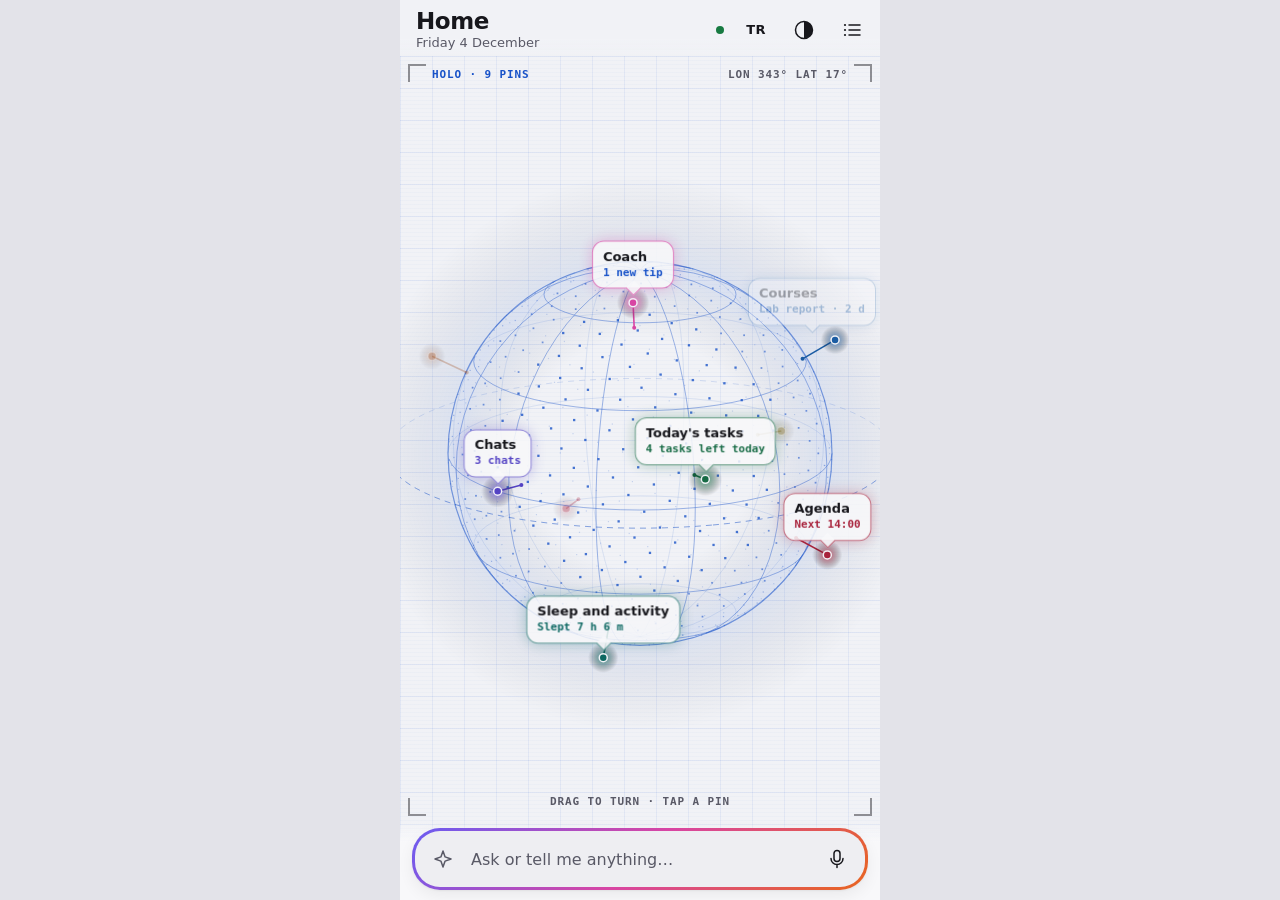
<file: docs/design/prototypes/d-holo-globe.html>
<!DOCTYPE html>
<html lang="en">
<head>
<meta charset="utf-8">
<meta name="viewport" content="width=device-width, initial-scale=1, viewport-fit=cover, interactive-widget=resizes-content">
<meta name="color-scheme" content="light dark">
<title>LifeOS prototype D: holographic globe</title>
<!-- Clickable prototype for #186. Self-contained: no network, no fonts, no libraries. All content is invented placeholder data. -->
<style>
/* ===== Shared: P2 tokens, app frame, top bar, pages, command bar =====
 * The same block is inlined in both prototypes on purpose, so each file
 * stays self-contained and the command bar behaves identically in both.
 * Tokens: D3 base + P2 tones, as in docs/design/mockups/README.md.
 */
:root {
  --bg: #f8f8fa; --surface: #eeeef2; --surface-2: #e3e3e9; --divider: #d9d9e1;
  --text: #17171c; --muted: #595966;
  --primary: #1e60e6; --on-primary: #ffffff; --link: #1852c8;
  --badge: #d62438; --ok: #177a41;
  --grad-1: #6a5cf2; --grad-2: #d845a4; --grad-3: #e8651e; --ring-w: 3px;
  --wm-alpha: 0.08;
  --violet: #f0edfc; --violet-2: #e0dafa; --violet-ink: #5443c4;
  --peach: #fcefe5; --peach-2: #f8dcc6; --peach-ink: #9a420c;
  --mint: #e8f5ee; --mint-2: #cdeadb; --mint-ink: #176b45;
  --sky: #e8f1fb; --sky-2: #cfe2f7; --sky-ink: #1b5ca3;
  --rose: #fbecef; --rose-2: #f6d4db; --rose-ink: #a8233c;
  --sand: #f9f2dc; --sand-2: #f0e1ae; --sand-ink: #765700;
  --teal: #e4f4f2; --teal-2: #c6e7e3; --teal-ink: #0d6862;
  --card-shadow: 0 1px 2px rgba(0, 0, 0, 0.05), 0 6px 16px rgba(0, 0, 0, 0.06);
  --lift-shadow: 0 8px 28px rgba(0, 0, 0, 0.18);
  --scrim: rgba(16, 18, 24, 0.32);
  color-scheme: light;
}
/* Dark theme: follows the system, or the theme button (data-theme). */
@media (prefers-color-scheme: dark) {
  :root:not([data-theme="light"]) {
    --bg: #101218; --surface: #1a1d25; --surface-2: #252933; --divider: #303541;
    --text: #ecedf2; --muted: #a1a5b1;
    --primary: #2165e8; --on-primary: #ffffff; --link: #7dafff;
    --badge: #dc2a3e; --ok: #45d688;
    --grad-1: #8577ff; --grad-2: #ec5fb2; --grad-3: #ff9458;
    --violet: #1e1c31; --violet-2: #2c2850; --violet-ink: #b5aaff;
    --peach: #261e19; --peach-2: #3b2b20; --peach-ink: #ffb17a;
    --mint: #16241e; --mint-2: #1e3a2d; --mint-ink: #7cdba8;
    --sky: #152030; --sky-2: #1d324a; --sky-ink: #8ec5ff;
    --rose: #28191e; --rose-2: #42232c; --rose-ink: #ff9cae;
    --sand: #24200f; --sand-2: #3a3218; --sand-ink: #efcd6a;
    --teal: #132423; --teal-2: #1a3a38; --teal-ink: #6ed6cd;
    --card-shadow: 0 1px 2px rgba(0, 0, 0, 0.3), 0 6px 16px rgba(0, 0, 0, 0.25);
    --lift-shadow: 0 8px 28px rgba(0, 0, 0, 0.5);
    color-scheme: dark;
  }
}
:root[data-theme="dark"] {
  --bg: #101218; --surface: #1a1d25; --surface-2: #252933; --divider: #303541;
  --text: #ecedf2; --muted: #a1a5b1;
  --primary: #2165e8; --on-primary: #ffffff; --link: #7dafff;
  --badge: #dc2a3e; --ok: #45d688;
  --grad-1: #8577ff; --grad-2: #ec5fb2; --grad-3: #ff9458;
  --violet: #1e1c31; --violet-2: #2c2850; --violet-ink: #b5aaff;
  --peach: #261e19; --peach-2: #3b2b20; --peach-ink: #ffb17a;
  --mint: #16241e; --mint-2: #1e3a2d; --mint-ink: #7cdba8;
  --sky: #152030; --sky-2: #1d324a; --sky-ink: #8ec5ff;
  --rose: #28191e; --rose-2: #42232c; --rose-ink: #ff9cae;
  --sand: #24200f; --sand-2: #3a3218; --sand-ink: #efcd6a;
  --teal: #132423; --teal-2: #1a3a38; --teal-ink: #6ed6cd;
  --card-shadow: 0 1px 2px rgba(0, 0, 0, 0.3), 0 6px 16px rgba(0, 0, 0, 0.25);
  --lift-shadow: 0 8px 28px rgba(0, 0, 0, 0.5);
  color-scheme: dark;
}
:root {
  --grad: linear-gradient(135deg, var(--grad-1), var(--grad-2), var(--grad-3));
  --font-ui: system-ui, -apple-system, "Segoe UI", "Roboto", "Noto Sans", "Helvetica Neue", Arial, sans-serif;
  /* Material 3 motion: emphasized easing and durations. */
  --ease-emph-dec: cubic-bezier(0.05, 0.7, 0.1, 1);
  --ease-emph-acc: cubic-bezier(0.3, 0, 0.8, 0.15);
  --ease-std: cubic-bezier(0.2, 0, 0, 1);
  --dur-enter: 420ms; --dur-exit: 260ms; --dur-short: 160ms;
  --pad: 16px;
}
@media (prefers-reduced-motion: reduce) {
  :root { --dur-enter: 1ms; --dur-exit: 1ms; --dur-short: 1ms; }
}

* { box-sizing: border-box; }
html, body { height: 100%; }
body {
  margin: 0; background: var(--surface-2); color: var(--text);
  font: 400 0.9375rem/1.4 var(--font-ui);
  -webkit-font-smoothing: antialiased; -webkit-tap-highlight-color: transparent;
  overscroll-behavior: none;
}
h1, h2, h3, p, ul, ol { margin: 0; padding: 0; }
ul, ol { list-style: none; }
button { font: inherit; color: inherit; background: none; border: 0; padding: 0; cursor: pointer; }
button:disabled { cursor: default; opacity: 0.45; }
:focus-visible { outline: 3px solid var(--primary); outline-offset: 2px; }
.sr-only { position: absolute !important; width: 1px; height: 1px; padding: 0; margin: -1px; overflow: hidden; clip: rect(0 0 0 0); white-space: nowrap; border: 0; }
.num { font-variant-numeric: tabular-nums; }

.icon { width: 24px; height: 24px; fill: none; stroke: currentColor; stroke-width: 1.5; stroke-linecap: round; stroke-linejoin: round; flex: none; }
.icon .solid { fill: currentColor; stroke: none; }

/* One phone-width column; on a wide screen it is centred. */
.app {
  position: relative; margin: 0 auto; width: 100%; max-width: 480px; height: 100vh; height: 100dvh;
  display: flex; flex-direction: column; overflow: hidden; background: var(--bg);
}

/* Top bar: bold title, connection dot, line-icon buttons (48 dp hit areas). */
.topbar { flex: none; display: flex; align-items: center; gap: 0; min-height: 56px; padding: 4px 4px 0 var(--pad); }
.tb-text { flex: 1; min-width: 0; }
.tb-title { font-size: 1.4375rem; font-weight: 700; letter-spacing: -0.02em; line-height: 1.15; white-space: nowrap; overflow: hidden; text-overflow: ellipsis; }
.tb-sub { font-size: 0.8125rem; color: var(--muted); white-space: nowrap; overflow: hidden; text-overflow: ellipsis; }
.status-dot { flex: none; width: 8px; height: 8px; margin: 0 8px 0 6px; border-radius: 50%; background: var(--ok); }
.tb-btn {
  flex: none; position: relative; display: inline-flex; align-items: center; justify-content: center;
  width: 48px; height: 48px; border-radius: 50%; color: var(--text);
}
.tb-btn .lbl { font-size: 0.8125rem; font-weight: 700; letter-spacing: 0.02em; }
.tb-btn::before { content: ""; position: absolute; inset: 6px; border-radius: 50%; background: transparent; transition: background var(--dur-short); }
.tb-btn:hover::before { background: var(--surface); }
.tb-btn[aria-pressed="true"]::before { background: var(--surface-2); }
.tb-btn > * { position: relative; }

/* Tones: a section or a course keeps one colour and one icon (P2). */
.tone-violet { --card: var(--violet); --card-2: var(--violet-2); --ink: var(--violet-ink); }
.tone-peach { --card: var(--peach); --card-2: var(--peach-2); --ink: var(--peach-ink); }
.tone-mint { --card: var(--mint); --card-2: var(--mint-2); --ink: var(--mint-ink); }
.tone-sky { --card: var(--sky); --card-2: var(--sky-2); --ink: var(--sky-ink); }
.tone-rose { --card: var(--rose); --card-2: var(--rose-2); --ink: var(--rose-ink); }
.tone-sand { --card: var(--sand); --card-2: var(--sand-2); --ink: var(--sand-ink); }
.tone-teal { --card: var(--teal); --card-2: var(--teal-2); --ink: var(--teal-ink); }
.ctx {
  display: inline-flex; align-items: center; gap: 4px; min-width: 0; max-width: 100%; height: 20px; padding: 0 8px 0 6px;
  border-radius: 10px; background: var(--card-2); color: var(--ink); font-size: 0.75rem; font-weight: 600; white-space: nowrap; overflow: hidden;
}
.ctx .icon { width: 13px; height: 13px; stroke-width: 2; }
.wm { position: absolute; top: -22px; right: -26px; width: 120px; height: 120px; color: var(--ink, var(--text)); opacity: var(--wm-alpha); pointer-events: none; }
.wm .icon { width: 100%; height: 100%; stroke-width: 1; }

/* ===== Feature pages (opened from a tile or a region) ===== */
.page {
  position: absolute; inset: 0; z-index: 20; display: flex; flex-direction: column;
  background: var(--bg); will-change: clip-path;
}
.page[hidden] { display: none; }
.page-head { flex: none; display: flex; align-items: center; gap: 4px; min-height: 56px; padding: 4px 8px 0 4px; }
.page-head h1 { flex: 1; min-width: 0; font-size: 1.375rem; font-weight: 700; letter-spacing: -0.02em; white-space: nowrap; overflow: hidden; text-overflow: ellipsis; }
.page-head h1:focus { outline: none; }
.page-head h1:focus-visible { outline: 3px solid var(--primary); outline-offset: 2px; border-radius: 6px; }
.page-ico { flex: none; display: inline-flex; width: 36px; height: 36px; align-items: center; justify-content: center; border-radius: 50%; background: var(--card-2, var(--surface-2)); color: var(--ink, var(--text)); }
.page-ico .icon { width: 20px; height: 20px; }
.page-body { flex: 1; min-height: 0; overflow-y: auto; overscroll-behavior: contain; padding: 4px var(--pad) calc(var(--dock-h, 120px) + 16px); display: flex; flex-direction: column; gap: 14px; }
.page-content { opacity: 1; transition: opacity var(--dur-short) linear; }
.page.entering .page-content { opacity: 0; }

.panel { position: relative; overflow: hidden; isolation: isolate; padding: 8px 14px 6px; border: 1px solid var(--divider); border-radius: 20px; background: var(--surface); box-shadow: var(--card-shadow); }
.panel > :not(.wm) { position: relative; }
.panel h2 { display: flex; align-items: center; gap: 8px; min-height: 36px; font-size: 1rem; font-weight: 700; letter-spacing: -0.01em; }
.panel h2 .icon { width: 18px; height: 18px; stroke-width: 1.75; color: var(--ink, var(--text)); }
.panel h2 .meta { margin-left: auto; font-size: 0.8125rem; font-weight: 400; color: var(--muted); }
.coach-card { border: var(--ring-w) solid transparent; background: linear-gradient(var(--surface), var(--surface)) padding-box, var(--grad) border-box; padding: 12px 15px 14px; }
.coach-msg { font-size: 1.125rem; font-weight: 600; line-height: 1.35; letter-spacing: -0.01em; }
.coach-why { margin-top: 6px; font-size: 0.84375rem; color: var(--muted); }
.coach-tag { display: inline-flex; align-items: center; gap: 6px; height: 24px; padding: 0 10px; border-radius: 12px; border: 2px solid transparent; background: linear-gradient(var(--surface), var(--surface)) padding-box, var(--grad) border-box; font-size: 0.75rem; font-weight: 700; }
.coach-tag .icon { width: 14px; height: 14px; stroke-width: 2; }

.row { position: relative; display: flex; align-items: center; gap: 12px; min-height: 60px; padding: 8px 0; }
.row + .row::before { content: ""; position: absolute; top: 0; right: 0; left: 56px; border-top: 1px solid var(--divider); }
.row-main { flex: 1; min-width: 0; }
.row-t { font-size: 0.9375rem; font-weight: 600; overflow: hidden; text-overflow: ellipsis; }
.row-s { margin-top: 2px; display: flex; flex-wrap: wrap; align-items: center; gap: 6px; font-size: 0.8125rem; color: var(--muted); }
.mark { flex: none; display: inline-flex; align-items: center; justify-content: center; width: 44px; height: 44px; border-radius: 50%; background: var(--card-2, var(--surface-2)); color: var(--ink, var(--text)); font-weight: 700; }
.mark .icon { width: 20px; height: 20px; }
.check-btn { flex: none; display: inline-flex; align-items: center; justify-content: center; width: 48px; height: 48px; margin: 0 -2px; border-radius: 50%; }
.check-btn .ring { width: 24px; height: 24px; border: 2px solid var(--ink, var(--muted)); border-radius: 50%; display: inline-flex; align-items: center; justify-content: center; color: var(--bg); }
.check-btn .ring .icon { width: 16px; height: 16px; stroke-width: 2.5; visibility: hidden; }
.check-btn[aria-checked="true"] .ring { background: var(--ink, var(--text)); }
.check-btn[aria-checked="true"] .ring .icon { visibility: visible; }
.row.done .row-t { color: var(--muted); text-decoration: line-through; }
.chev { flex: none; color: var(--muted); }
.chev .icon { width: 18px; height: 18px; }
.bars { display: block; width: 100%; height: auto; }
.bars rect.b { fill: var(--teal-2); }
.bars rect.b.est { fill: url(#hatch); }
.bars text { font: 600 10.5px var(--font-ui); fill: var(--muted); }
.bars line { stroke: var(--teal-ink); stroke-width: 1.5; stroke-dasharray: 4 3; }
.stat-row { display: flex; gap: 10px; }
.stat { flex: 1; padding: 10px 12px; border-radius: 14px; background: var(--card-2, var(--surface-2)); }
.stat b { display: block; font-size: 1.25rem; letter-spacing: -0.01em; }
.stat span { font-size: 0.8125rem; color: var(--muted); }
.note-p { padding: 4px 0 10px; font-size: 0.875rem; color: var(--muted); }

/* ===== Command bar (the primary way to do things), bottom of the screen ===== */
.dock {
  position: absolute; left: 0; right: 0; bottom: 0; z-index: 30;
  padding: 8px 12px calc(10px + env(safe-area-inset-bottom)); display: flex; flex-direction: column; gap: 8px;
  background: linear-gradient(to bottom, transparent, var(--bg) 22px);
  pointer-events: none;
}
.dock > * { pointer-events: auto; }
.cmd {
  display: flex; align-items: center; gap: 4px; min-height: 56px; padding: 4px 4px 4px 6px; border-radius: 28px;
  border: var(--ring-w) solid transparent;
  background: linear-gradient(var(--surface), var(--surface)) padding-box, var(--grad) border-box;
  box-shadow: var(--card-shadow);
}
.cmd-plus { flex: none; display: inline-flex; align-items: center; justify-content: center; width: 44px; height: 44px; color: var(--muted); }
.cmd input {
  flex: 1; min-width: 0; height: 48px; border: 0; outline: 0; background: transparent; color: var(--text);
  font: 500 1rem var(--font-ui);
}
.cmd input::placeholder { color: var(--muted); }
.cmd:focus-within { box-shadow: 0 0 0 3px color-mix(in srgb, var(--primary) 35%, transparent), var(--card-shadow); }
.cmd-btn { flex: none; display: inline-flex; align-items: center; justify-content: center; width: 48px; height: 48px; border-radius: 50%; color: var(--text); }
.cmd-btn.send { background: var(--primary); color: var(--on-primary); }
.cmd-btn.send[hidden] { display: none; }
.cmd-btn.mic[aria-pressed="true"] { background: var(--badge); color: #fff; }
.cmd.listening input::placeholder { color: var(--text); font-weight: 600; }
.levels { display: none; gap: 3px; align-items: center; height: 20px; margin-right: 4px; }
.cmd.listening .levels { display: inline-flex; }
.levels i { display: block; width: 4px; height: 8px; border-radius: 2px; background: var(--badge); animation: lv 900ms ease-in-out infinite; }
.levels i:nth-child(2) { animation-delay: -300ms; } .levels i:nth-child(3) { animation-delay: -600ms; } .levels i:nth-child(4) { animation-delay: -150ms; }
@keyframes lv { 0%, 100% { height: 6px; } 50% { height: 20px; } }
@media (prefers-reduced-motion: reduce) { .levels i { animation: none; height: 14px; } }

.chips { display: flex; gap: 8px; overflow-x: auto; scrollbar-width: none; padding: 2px; }
.chips[hidden] { display: none; }
.chip {
  flex: none; display: inline-flex; align-items: center; gap: 6px; min-height: 48px; padding: 0 14px; border-radius: 24px;
  border: 1px solid var(--divider); background: var(--bg); font-size: 0.875rem; font-weight: 600; white-space: nowrap; color: var(--text);
}
.chip .icon { width: 18px; height: 18px; }
.chip.primary { background: var(--primary); border-color: var(--primary); color: var(--on-primary); }

/* Confirmation with Undo, and the clarifying question, sit just above the bar. */
.bubble {
  display: flex; flex-direction: column; gap: 6px; padding: 10px 6px 6px 14px; border-radius: 18px;
  background: var(--text); color: var(--bg); box-shadow: var(--lift-shadow);
  animation: rise var(--dur-enter) var(--ease-emph-dec);
}
.bubble[hidden] { display: none; }
.bubble-row { display: flex; align-items: center; gap: 8px; }
.bubble-t { flex: 1; min-width: 0; font-size: 0.875rem; line-height: 1.35; }
.bubble-t b { font-weight: 700; }
.bubble .act { flex: none; min-height: 48px; min-width: 48px; padding: 0 12px; border-radius: 24px; font-weight: 700; font-size: 0.875rem; color: color-mix(in srgb, var(--primary) 45%, var(--bg)); }
.bubble.ask { background: var(--surface); color: var(--text); border: 1px solid var(--divider); padding: 10px 10px 10px 14px; }
.bubble.ask .q { display: flex; align-items: center; gap: 8px; font-size: 0.9375rem; font-weight: 600; }
.bubble.ask .q .icon { width: 18px; height: 18px; color: var(--primary); }
.bubble.ask .opts { display: flex; flex-direction: column; gap: 6px; }
.opt { display: flex; align-items: center; gap: 10px; min-height: 48px; padding: 0 12px; border-radius: 14px; border: 1px solid var(--divider); background: var(--bg); text-align: left; font-size: 0.875rem; }
.opt .k { flex: none; width: 26px; height: 26px; border-radius: 50%; background: var(--surface-2); display: inline-flex; align-items: center; justify-content: center; font-size: 0.75rem; font-weight: 700; }
.opt .s { color: var(--muted); font-size: 0.8125rem; }
.bubble.ask .act { color: var(--link); align-self: flex-end; }
@keyframes rise { from { transform: translateY(12px); opacity: 0; } to { transform: none; opacity: 1; } }
@media (prefers-reduced-motion: reduce) { .bubble { animation: none; } }

/* Prototype badge: says what this is, opens nothing. */
.proto-note { font-size: 0.75rem; color: var(--muted); }
/* ===== Shared by the sci-fi prototypes (C, D, E): HUD field, list view ===== */
:root {
  --field: #f1f2f6; --grid-line: rgba(24, 82, 200, 0.07); --scan: rgba(24, 82, 200, 0.025);
  --hud: #1852c8; --hud-dim: #595966; --glass: rgba(248, 248, 250, 0.86);
  --font-hud: ui-monospace, "Cascadia Mono", "Roboto Mono", "Noto Sans Mono", "DejaVu Sans Mono", Menlo, Consolas, monospace;
}
@media (prefers-color-scheme: dark) {
  :root:not([data-theme="light"]) { --field: #080b12; --grid-line: rgba(125, 175, 255, 0.07); --scan: rgba(125, 175, 255, 0.03); --hud: #7dafff; --hud-dim: #a1a5b1; --glass: rgba(16, 18, 24, 0.78); }
}
:root[data-theme="dark"] { --field: #080b12; --grid-line: rgba(125, 175, 255, 0.07); --scan: rgba(125, 175, 255, 0.03); --hud: #7dafff; --hud-dim: #a1a5b1; --glass: rgba(16, 18, 24, 0.78); }

.app { background: var(--field); }
.topbar { position: relative; z-index: 5; background: linear-gradient(to bottom, var(--field) 70%, transparent); }
.field {
  position: relative; flex: 1; min-height: 0; overflow: hidden; touch-action: none;
  -webkit-user-select: none; user-select: none; -webkit-touch-callout: none;
  background:
    repeating-linear-gradient(to bottom, var(--scan) 0 1px, transparent 1px 4px),
    linear-gradient(var(--grid-line) 1px, transparent 1px) 0 0 / 32px 32px,
    linear-gradient(90deg, var(--grid-line) 1px, transparent 1px) 0 0 / 32px 32px;
}
.field[hidden] { display: none; }
.hud-cap {
  position: absolute; z-index: 1; font: 600 0.6875rem/1.2 var(--font-hud); letter-spacing: 0.08em; text-transform: uppercase;
  color: var(--hud-dim); pointer-events: none;
}
.hud-cap b { color: var(--hud); font-weight: 700; }
.hud-corner { position: absolute; width: 18px; height: 18px; border-color: var(--hud); opacity: 0.45; pointer-events: none; }
.hud-corner.tl { top: 8px; left: 8px; border-top: 2px solid; border-left: 2px solid; }
.hud-corner.tr { top: 8px; right: 8px; border-top: 2px solid; border-right: 2px solid; }
.hud-corner.bl { bottom: calc(var(--dock-h, 120px) + 4px); left: 8px; border-bottom: 2px solid; border-left: 2px solid; }
.hud-corner.br { bottom: calc(var(--dock-h, 120px) + 4px); right: 8px; border-bottom: 2px solid; border-right: 2px solid; }

/* Glow in the feature's own tone (P2 ink), legible text on glass. */
.glow { --gl: var(--ink, var(--hud)); box-shadow: 0 0 0 1px color-mix(in srgb, var(--gl) 70%, transparent), 0 0 16px color-mix(in srgb, var(--gl) 38%, transparent); }
.coach.glow, .glow.coach { --gl: var(--grad-2); }

/* The accessible alternative: every feature as a plain list. */
.hud-list { flex: 1; min-height: 0; overflow-y: auto; padding: 6px var(--pad) calc(var(--dock-h, 120px) + 16px); display: flex; flex-direction: column; gap: 8px; }
.hud-list[hidden] { display: none; }
.hud-row {
  width: 100%; display: flex; align-items: center; gap: 12px; min-height: 68px; padding: 10px 12px; border-radius: 20px; text-align: left;
  border: 1px solid var(--divider); background: var(--surface);
}
.hud-row.coach { border: var(--ring-w) solid transparent; background: linear-gradient(var(--surface), var(--surface)) padding-box, var(--grad) border-box; }
.hud-row .row-s { display: block; white-space: nowrap; overflow: hidden; text-overflow: ellipsis; }
.tb-btn.txt { width: auto; min-width: 48px; padding: 0 10px; border-radius: 24px; }
.tb-btn.txt::before { inset: 6px 2px; border-radius: 18px; }
.tb-btn.txt .lbl { font-family: var(--font-hud); text-transform: uppercase; letter-spacing: 0.06em; font-size: 0.75rem; }
/* ===== Prototype D: holographic globe with location pins ===== */
.holo { position: absolute; inset: 0; transform-origin: 50% 50%; will-change: transform; }
.holo.zoom { transition: transform 380ms var(--ease-emph-acc), opacity 380ms linear; }
.holo canvas { position: absolute; inset: 0; width: 100%; height: 100%; display: block; }
.cards { position: absolute; inset: 0; pointer-events: none; }
.pcard {
  position: absolute; left: 0; top: 0; display: flex; flex-direction: column; align-items: flex-start; justify-content: center; gap: 1px;
  min-width: 48px; min-height: 48px; max-width: 168px; padding: 5px 10px 6px 10px; border-radius: 12px; text-align: left; pointer-events: auto;
  background: var(--glass); color: var(--text);
  border: 1px solid color-mix(in srgb, var(--ink, var(--grad-2)) 65%, transparent);
  box-shadow: 0 0 14px color-mix(in srgb, var(--ink, var(--grad-2)) 30%, transparent);
  will-change: transform, opacity;
}
.pcard.coach { border-color: color-mix(in srgb, var(--grad-2) 70%, transparent); }
.pcard::after { /* the little pointer down to the pin */
  content: ""; position: absolute; left: 50%; bottom: -6px; width: 10px; height: 10px; margin-left: -5px; transform: rotate(45deg);
  background: var(--glass); border-right: 1px solid color-mix(in srgb, var(--ink, var(--grad-2)) 65%, transparent); border-bottom: 1px solid color-mix(in srgb, var(--ink, var(--grad-2)) 65%, transparent);
}
.pcard.off { pointer-events: none; }
.pc-name { max-width: 148px; font-size: 0.8125rem; font-weight: 700; line-height: 1.25; white-space: nowrap; overflow: hidden; text-overflow: ellipsis; }
.pc-live { max-width: 148px; font: 600 0.6875rem/1.25 var(--font-hud); color: var(--ink, var(--hud)); white-space: nowrap; overflow: hidden; text-overflow: ellipsis; }
.coach .pc-live { color: var(--hud); }
.pcard:focus-visible { outline: 3px solid var(--primary); outline-offset: 2px; }
</style>
</head>
<body>
<div class="app" id="app">
  <header class="topbar" id="topbar">
    <div class="tb-text"><h1 class="tb-title" data-i18n="home">Home</h1><p class="tb-sub" id="date"></p></div>
    <span class="status-dot" role="img" data-i18n-aria="connected"></span>
    <button type="button" class="tb-btn" id="btn-lang"><span class="lbl">TR</span></button>
    <button type="button" class="tb-btn" id="btn-theme" data-icon="contrast"></button>
    <button type="button" class="tb-btn" id="btn-list" aria-pressed="false"></button>
  </header>
  <main class="field" id="field">
    <span class="hud-corner tl" aria-hidden="true"></span><span class="hud-corner tr" aria-hidden="true"></span>
    <span class="hud-corner bl" aria-hidden="true"></span><span class="hud-corner br" aria-hidden="true"></span>
    <p class="hud-cap" style="top:12px;left:32px" aria-hidden="true"><b id="cap-holo"></b></p>
    <p class="hud-cap" style="top:12px;right:32px" aria-hidden="true" id="cap-yaw"></p>
    <p class="hud-cap" style="bottom:calc(var(--dock-h, 120px) + 12px);left:0;right:0;text-align:center" aria-hidden="true" id="cap-hint"></p>
    <div class="holo" id="holo" role="group" tabindex="0" aria-describedby="holo-help">
      <canvas id="canvas" aria-hidden="true"></canvas>
      <div class="cards" id="cards"></div>
    </div>
    <p class="sr-only" id="holo-help" data-i18n="globeHelp"></p>
  </main>
  <div class="hud-list" id="hud-list" hidden></div>
  <section class="page" id="page" hidden></section>
  <div class="dock" id="dock">
    <div class="bubble" id="bubble" hidden></div>
    <div class="chips" id="chips" role="group" hidden></div>
    <form class="cmd" id="cmd" autocomplete="off">
      <span class="cmd-plus" data-icon="spark" aria-hidden="true"></span>
      <span class="levels" aria-hidden="true"><i></i><i></i><i></i><i></i></span>
      <label class="sr-only" for="cmd-input" data-i18n="cmdLabel">Ask or tell LifeOS</label>
      <input id="cmd-input" type="text" enterkeyhint="send" spellcheck="false" data-i18n-ph="cmdPh">
      <button type="button" class="cmd-btn mic" id="cmd-mic" aria-pressed="false" data-i18n-aria="speak" data-icon="mic"></button>
      <button type="submit" class="cmd-btn send" id="cmd-send" hidden data-i18n-aria="send" data-icon="up"></button>
    </form>
  </div>
  <div id="live" class="sr-only" aria-live="polite"></div>
</div>
<script>
/* ===== Shared: strings, placeholder data, icons, pages, command bar =====
 * Inlined in both prototypes on purpose (each file is self-contained and the
 * command bar must behave the same in both). All content is invented.
 */
var Shared = (function () {
  "use strict";

  /* ---------- language ---------- */
  var lang = (function () {
    var list = (navigator.languages && navigator.languages.length) ? navigator.languages : [navigator.language || "en"];
    return String(list[0] || "en").toLowerCase().indexOf("tr") === 0 ? "tr" : "en";
  })();
  function L(en, tr) { return { en: en, tr: tr }; }
  function tx(v) { return v && typeof v === "object" && "en" in v ? v[lang] : v; }
  function lower(s) { return String(s).toLocaleLowerCase(lang === "tr" ? "tr" : "en"); }
  function esc(s) { return String(s).replace(/[&<>"']/g, function (c) { return { "&": "&amp;", "<": "&lt;", ">": "&gt;", '"': "&quot;", "'": "&#39;" }[c]; }); }

  var S = {
    connected: L("Connected to the computer", "Bilgisayara bağlı"),
    switchLang: L("Türkçe'ye geç", "Switch to English"),
    toDark: L("Switch to dark theme", "Koyu temaya geç"),
    toLight: L("Switch to light theme", "Açık temaya geç"),
    back: L("Back", "Geri"),
    cmdLabel: L("Ask or tell LifeOS", "LifeOS'a sor ya da söyle"),
    cmdPh: L("Ask or tell me anything…", "Bir şey sor ya da söyle…"),
    listening: L("Listening… tap the mic to stop", "Dinliyorum… durdurmak için mikrofona dokun"),
    speak: L("Speak", "Konuş"),
    stopListening: L("Stop listening", "Dinlemeyi durdur"),
    send: L("Send", "Gönder"),
    suggestions: L("Suggestions", "Öneriler"),
    undo: L("Undo", "Geri al"),
    open: L("Open", "Aç"),
    dismiss: L("Dismiss", "Kapat"),
    cancel: L("Cancel", "Vazgeç"),
    undone: L("Undone.", "Geri alındı."),
    taskAdded: L("Task added", "Görev eklendi"),
    noteAdded: L("Note saved", "Not kaydedildi"),
    moved: L("Moved", "Taşındı"),
    to: L("to", "→"),
    sentChat: L("Sent to the assistant. The answer will appear in Chats.", "Asistana gönderildi. Cevap Sohbetler'de görünecek."),
    opened: L("Opened", "Açıldı"),
    whichMeeting: L("Which meeting?", "Hangi toplantı?"),
    today: L("Today", "Bugün"),
    tomorrow: L("Tomorrow", "Yarın"),
    left: L("left", "kaldı"),
    of: L("of", "/"),
    tasksLeft: L("{n} of {m} left", "{m} görevden {n} tanesi kaldı"),
    due: L("due in {n} days", "{n} gün kaldı"),
    dueShort: L("{n} d", "{n} g"),
    next: L("Next", "Sıradaki"),
    sleep: L("Sleep", "Uyku"),
    lastNight: L("Last night", "Dün gece"),
    screenTime: L("Screen time today", "Bugün ekran süresi"),
    unlocks: L("unlocks", "kilit açma"),
    avg: L("7-night average", "7 gece ortalaması"),
    sleepSummary: L("Sleep over the last 7 nights, in hours: {list}. Average {avg}. Night 5 is estimated.", "Son 7 gecenin uykusu, saat: {list}. Ortalama {avg}. 5. gece tahmini."),
    estimated: L("hatched = estimated", "taralı = tahmini"),
    deadlines: L("Upcoming deadlines", "Yaklaşan teslimler"),
    yourCourses: L("Courses", "Dersler"),
    newContent: L("new", "yeni"),
    coachConv: L("Open the coach conversation", "Koç sohbetini aç"),
    moreFromCoach: L("Also this morning", "Bu sabah ayrıca"),
    picks: L("Assistant's picks", "Asistanın seçtikleri"),
    pinned: L("Pinned", "Sabit"),
    recent: L("Recent", "Son"),
    protoNote: L("Prototype with placeholder data. Nothing is sent anywhere.", "Örnek verili prototip. Hiçbir yere bir şey gönderilmez."),
    focusWhy: L("Focus: one 25-minute block before lunch.", "Odak: öğle yemeğinden önce 25 dakikalık bir blok."),
    emptyNotes: L("No notes yet.", "Henüz not yok.")
  };
  function t(key, vars) {
    var s = tx(S[key]) || key;
    if (vars) Object.keys(vars).forEach(function (k) { s = s.split("{" + k + "}").join(vars[k]); });
    return s;
  }

  /* ---------- icons (24 px line icons drawn for this project) ---------- */
  var P = {
    today: '<circle cx="12" cy="12" r="4"/><path d="M12 2.5v2.5M12 19v2.5M2.5 12H5M19 12h2.5M5.3 5.3l1.8 1.8M16.9 16.9l1.8 1.8M5.3 18.7l1.8-1.8M16.9 7.1l1.8-1.8"/>',
    chat: '<path d="M5 5h14a1 1 0 0 1 1 1v9a1 1 0 0 1-1 1h-8l-5 4v-4H5a1 1 0 0 1-1-1V6a1 1 0 0 1 1-1z"/>',
    tasks: '<rect x="4" y="4" width="16" height="16" rx="3"/><path d="M8 12.2l2.8 2.8L16 9.2"/>',
    plus: '<path d="M12 5v14M5 12h14"/>',
    up: '<path d="M12 19V5M6 11l6-6 6 6"/>',
    back: '<path d="M15 5l-7 7 7 7"/>',
    check: '<path d="M5 12.5l4.5 4.5L19 7.5"/>',
    chevron: '<path d="M9 5l7 7-7 7"/>',
    note: '<path d="M7 3.5h10A1.5 1.5 0 0 1 18.5 5v14a1.5 1.5 0 0 1-1.5 1.5H7A1.5 1.5 0 0 1 5.5 19V5A1.5 1.5 0 0 1 7 3.5z"/><path d="M9 8.5h6M9 12h6M9 15.5h3.5"/>',
    spark: '<path d="M12 4l2.1 5.9L20 12l-5.9 2.1L12 20l-2.1-5.9L4 12l5.9-2.1z"/>',
    folder: '<path d="M3.5 7a1.5 1.5 0 0 1 1.5-1.5h4l2 2.5h8A1.5 1.5 0 0 1 20.5 9.5v8A1.5 1.5 0 0 1 19 19H5a1.5 1.5 0 0 1-1.5-1.5z"/>',
    calendar: '<rect x="3.5" y="5" width="17" height="15.5" rx="2.5"/><path d="M3.5 10h17M8 3v4M16 3v4"/><circle cx="8.5" cy="14.5" r="1.1" class="solid"/>',
    book: '<path d="M12 6.5C10.3 5 7.8 4.5 4 4.5v14c3.8 0 6.3.5 8 2 1.7-1.5 4.2-2 8-2v-14c-3.8 0-6.3.5-8 2zM12 6.5v14"/>',
    wave: '<path d="M2.5 12c1.6-5.5 3.2-5.5 4.75 0s3.15 5.5 4.75 0 3.2-5.5 4.75 0 3.15 5.5 4.75 0"/>',
    chip: '<rect x="7" y="7" width="10" height="10" rx="1.5"/><path d="M10 7V4M14 7V4M10 20v-3M14 20v-3M7 10H4M7 14H4M20 10h-3M20 14h-3"/>',
    matrix: '<path d="M7.5 4.5h-3v15h3M16.5 4.5h3v15h-3"/><circle cx="9.5" cy="9" r="1.1" class="solid"/><circle cx="14.5" cy="9" r="1.1" class="solid"/><circle cx="9.5" cy="15" r="1.1" class="solid"/><circle cx="14.5" cy="15" r="1.1" class="solid"/>',
    pen: '<path d="M12 3.5l5.5 8.5L12 20.5 6.5 12z"/><path d="M12 20.5V13.5"/><circle cx="12" cy="12" r="1.5"/>',
    dice: '<rect x="4.5" y="4.5" width="15" height="15" rx="3.5"/><circle cx="9" cy="9" r="1.2" class="solid"/><circle cx="15" cy="15" r="1.2" class="solid"/><circle cx="12" cy="12" r="1.2" class="solid"/>',
    mic: '<rect x="9" y="3.5" width="6" height="11" rx="3"/><path d="M6 11.5a6 6 0 0 0 12 0M12 17.5v3"/>',
    moon: '<path d="M19.5 14.5A8 8 0 0 1 9.5 4.5a8 8 0 1 0 10 10z"/>',
    contrast: '<circle cx="12" cy="12" r="8.5"/><path class="solid" d="M12 3.5a8.5 8.5 0 0 1 0 17z"/>',
    grid: '<rect x="4" y="4" width="7" height="7" rx="1.8"/><rect x="13" y="4" width="7" height="7" rx="1.8"/><rect x="4" y="13" width="7" height="7" rx="1.8"/><rect x="13" y="13" width="7" height="7" rx="1.8"/>',
    list: '<path d="M9 7h11M9 12h11M9 17h11"/><circle cx="5" cy="7" r="1.1" class="solid"/><circle cx="5" cy="12" r="1.1" class="solid"/><circle cx="5" cy="17" r="1.1" class="solid"/>',
    globe: '<circle cx="12" cy="12" r="8.5"/><path d="M3.5 12h17M12 3.5c2.5 2.6 3.6 5.4 3.6 8.5s-1.1 5.9-3.6 8.5c-2.5-2.6-3.6-5.4-3.6-8.5S9.5 6.1 12 3.5z"/>',
    left: '<path d="M14.5 6l-6 6 6 6"/>',
    right: '<path d="M9.5 6l6 6-6 6"/>',
    hide: '<path d="M3.5 12s3-5.5 8.5-5.5S20.5 12 20.5 12s-3 5.5-8.5 5.5S3.5 12 3.5 12z"/><circle cx="12" cy="12" r="2.5"/><path d="M4.5 4.5l15 15"/>',
    close: '<path d="M6 6l12 12M18 6L6 18"/>',
    pulse: '<path d="M3 12.5h4l2.5-6 4 11 2.5-5h5"/>',
    terminal: '<rect x="3.5" y="5" width="17" height="14" rx="2.5"/><path d="M7.5 10l3 2.5-3 2.5M12.5 15.5h4"/>',
    question: '<circle cx="12" cy="12" r="8.5"/><path d="M9.6 9.6a2.5 2.5 0 1 1 3.4 2.3c-.7.3-1 .8-1 1.5v.6"/><circle cx="12" cy="16.8" r="1" class="solid"/>',
    refresh: '<path d="M19.5 12a7.5 7.5 0 1 1-2.2-5.3"/><path d="M18 3v4.4h-4.4"/>',
    handle: '<circle cx="9" cy="6" r="1.4" class="solid"/><circle cx="15" cy="6" r="1.4" class="solid"/><circle cx="9" cy="12" r="1.4" class="solid"/><circle cx="15" cy="12" r="1.4" class="solid"/><circle cx="9" cy="18" r="1.4" class="solid"/><circle cx="15" cy="18" r="1.4" class="solid"/>',
    clock: '<circle cx="12" cy="12" r="8.5"/><path d="M12 7v5l3.2 2"/>'
  };
  function icon(name, cls) {
    return '<svg class="icon ' + (cls || "") + '" viewBox="0 0 24 24" aria-hidden="true" focusable="false">' + (P[name] || "") + "</svg>";
  }

  /* ---------- placeholder data ---------- */
  // Courses and projects take the next colour of the fixed P2 palette, each with its own icon.
  var CTX = {
    a: { name: L("Course A", "Ders A"), tone: "sky", glyph: "wave" },
    b: { name: L("Course B", "Ders B"), tone: "teal", glyph: "chip" },
    c: { name: L("Course C", "Ders C"), tone: "violet", glyph: "matrix" },
    d: { name: L("Course D", "Ders D"), tone: "peach", glyph: "pen" },
    e: { name: L("Course E", "Ders E"), tone: "sand", glyph: "dice" },
    x: { name: L("Project X", "Proje X"), tone: "mint", glyph: "folder" },
    y: { name: L("Project Y", "Proje Y"), tone: "rose", glyph: "folder" }
  };
  var COURSES = ["a", "b", "c", "d", "e"];
  var PROJECTS = ["x", "y"];
  var uid = 100;
  var DATA = {
    coach: {
      msg: L("Start with the lab report: the draft is half done and it is due in two days.", "Laboratuvar raporuyla başla: taslağın yarısı hazır ve teslimine iki gün var."),
      more: [
        L("You slept less than usual on Monday; keep tonight's evening calm.", "Pazartesi her zamankinden az uyudun; bu akşamı sakin tut."),
        L("Question: should Project X wait until after the quiz?", "Soru: Proje X sınavdan sonraya kalsın mı?")
      ]
    },
    tasks: [
      { id: 1, text: L("Finish the lab report draft", "Laboratuvar raporu taslağını bitir"), ctx: "b", day: "today", done: false, pick: true },
      { id: 2, text: L("Read chapter 3", "3. bölümü oku"), ctx: "a", day: "today", done: false, pick: true },
      { id: 3, text: L("Reply to the Project X feedback", "Proje X geri bildirimine yanıt ver"), ctx: "x", day: "today", done: false, pick: true },
      { id: 4, text: L("Practice problem set 4", "4. problem setini çöz"), ctx: "c", day: "today", done: false },
      { id: 5, text: L("Book a study room", "Çalışma odası ayırt"), ctx: null, day: "today", done: true }
    ],
    events: [
      { id: 11, time: "10:00", day: "today", text: L("Course A lecture", "Ders A dersi"), ctx: "a" },
      { id: 12, time: "14:00", day: "today", text: L("Study group", "Çalışma grubu"), ctx: "c" },
      { id: 13, time: "16:30", day: "today", text: L("Project X sync", "Proje X toplantısı"), ctx: "x", meeting: true },
      { id: 14, time: "10:00", day: "tomorrow", text: L("Project Y sync", "Proje Y toplantısı"), ctx: "y", meeting: true }
    ],
    deadlines: [
      { ctx: "b", text: L("Lab report", "Laboratuvar raporu"), days: 2 },
      { ctx: "c", text: L("Problem set 4", "Problem seti 4"), days: 4 },
      { ctx: "a", text: L("Quiz 2", "Kısa sınav 2"), days: 6 }
    ],
    courseNew: { a: true, d: true },
    notes: [
      { id: 21, text: L("Ideas for the Project X onboarding", "Proje X ilk kullanım fikirleri"), when: L("Today", "Bugün") },
      { id: 22, text: L("Questions for Course C office hours", "Ders C ofis saati için sorular"), when: L("Yesterday", "Dün") },
      { id: 23, text: L("Printer paper and a spare cable", "Yazıcı kâğıdı ve yedek kablo"), when: L("Mon", "Pzt") }
    ],
    chats: [
      { id: 31, text: L("Summarise week 5 of Course A", "Ders A'nın 5. haftasını özetle"), ctx: "a", when: "09:12" },
      { id: 32, text: L("Project X: release checklist", "Proje X: yayın kontrol listesi"), ctx: "x", when: L("Yesterday", "Dün") },
      { id: 33, text: L("Why does the build script fail?", "Derleme betiği neden hata veriyor?"), ctx: "y", when: L("Mon", "Pzt") }
    ],
    sessions: [
      { id: 41, text: L("Project X: API work", "Proje X: API çalışması"), ctx: "x", when: L("2 h ago", "2 sa önce") },
      { id: 42, text: L("Course B: lab tools", "Ders B: laboratuvar araçları"), ctx: "b", when: L("Yesterday", "Dün") },
      { id: 43, text: L("Project Y: data clean-up", "Proje Y: veri temizliği"), ctx: "y", when: L("Sun", "Paz") }
    ],
    sleep: [7.2, 6.5, 7.8, 6.9, 5.9, 8.1, 7.1],
    sleepEst: 4,
    screen: { total: "2 h 40 m", totalTr: "2 sa 40 dk", unlocks: 54 }
  };
  var DAYS = { en: ["Thu", "Fri", "Sat", "Sun", "Mon", "Tue", "Wed"], tr: ["Per", "Cum", "Cmt", "Paz", "Pzt", "Sal", "Çar"] };

  // The features: one tile (A) or one region (B) each. Tones follow P2.
  var FEATURES = {
    coach: { icon: "spark", tone: null, name: L("Coach", "Koç") },
    today: { icon: "tasks", tone: "mint", name: L("Today's tasks", "Bugünün görevleri") },
    agenda: { icon: "calendar", tone: "rose", name: L("Agenda", "Ajanda") },
    courses: { icon: "book", tone: "sky", name: L("Courses", "Dersler") },
    notes: { icon: "note", tone: "sand", name: L("Notes", "Notlar") },
    chats: { icon: "chat", tone: "violet", name: L("Chats", "Sohbetler") },
    activity: { icon: "moon", tone: "teal", name: L("Sleep and activity", "Uyku ve aktivite") },
    sessions: { icon: "terminal", tone: "peach", name: L("Sessions", "Oturumlar") },
    projects: { icon: "folder", tone: "rose", name: L("Projects", "Projeler") }
  };
  var ORDER = ["coach", "today", "agenda", "courses", "notes", "chats", "activity", "sessions", "projects"];

  function ctxLabel(key) {
    if (!key) return "";
    var c = CTX[key];
    return '<span class="ctx tone-' + c.tone + '">' + icon(c.glyph) + esc(tx(c.name)) + "</span>";
  }
  function todayTasks() { return DATA.tasks.filter(function (x) { return x.day === "today"; }); }
  function openCount() { return todayTasks().filter(function (x) { return !x.done; }).length; }
  function sleepFmt(h) { var m = Math.round(h * 60); return lang === "tr" ? Math.floor(m / 60) + " sa " + (m % 60) + " dk" : Math.floor(m / 60) + " h " + (m % 60) + " m"; }
  function sleepAvg() { var s = 0; DATA.sleep.forEach(function (v) { s += v; }); return s / DATA.sleep.length; }
  // "Now" is fixed at noon in the prototype: the next event is the first one after it.
  function nextEvent() {
    var today = DATA.events.filter(function (e) { return e.day === "today"; }).sort(function (a, b) { return a.time < b.time ? -1 : 1; });
    return today.filter(function (e) { return e.time >= "12:00"; })[0] || today[0] || DATA.events[0];
  }

  // A short summary per feature, used for accessible labels (tile, region, list view).
  function summary(id) {
    switch (id) {
      case "coach": return tx(DATA.coach.msg);
      case "today": return t("tasksLeft", { n: openCount(), m: todayTasks().length });
      case "agenda": var e = nextEvent(); return t("next") + ": " + e.time + " " + tx(e.text);
      case "courses": var d = DATA.deadlines[0]; return tx(CTX[d.ctx].name) + ", " + tx(d.text) + ", " + t("due", { n: d.days });
      case "notes": return DATA.notes.length ? tx(DATA.notes[0].text) : t("emptyNotes");
      case "chats": return tx(DATA.chats[0].text);
      case "activity": return t("lastNight") + " " + sleepFmt(DATA.sleep[6]);
      case "sessions": return tx(DATA.sessions[0].text);
      case "projects": return PROJECTS.map(function (k) { return tx(CTX[k].name); }).join(", ");
    }
    return "";
  }

  /* ---------- pages ---------- */
  function sleepChart() {
    var w = 320, h = 132, bw = 30, gap = (w - 7 * bw) / 6, max = 9, avg = sleepAvg();
    var out = '<svg class="bars" viewBox="0 0 ' + w + " " + h + '" role="img" aria-label="' +
      esc(t("sleepSummary", { list: DATA.sleep.join(", "), avg: avg.toFixed(1) })) + '">' +
      '<defs><pattern id="hatch" width="6" height="6" patternUnits="userSpaceOnUse" patternTransform="rotate(45)"><rect width="6" height="6" fill="var(--teal)"/><rect width="3" height="6" fill="var(--teal-2)"/></pattern></defs>';
    DATA.sleep.forEach(function (v, i) {
      var bh = (v / max) * (h - 22), x = i * (bw + gap);
      out += '<rect class="b' + (i === DATA.sleepEst ? " est" : "") + '" x="' + x.toFixed(1) + '" y="' + (h - 18 - bh).toFixed(1) + '" width="' + bw + '" height="' + bh.toFixed(1) + '" rx="6"/>';
      out += '<text x="' + (x + bw / 2).toFixed(1) + '" y="' + (h - 4) + '" text-anchor="middle">' + DAYS[lang][i] + "</text>";
    });
    var ay = h - 18 - (avg / max) * (h - 22);
    out += '<line x1="0" x2="' + w + '" y1="' + ay.toFixed(1) + '" y2="' + ay.toFixed(1) + '"/></svg>';
    return out;
  }
  function taskRow(x) {
    var tone = x.ctx ? " tone-" + CTX[x.ctx].tone : "";
    return '<li class="row' + (x.done ? " done" : "") + tone + '">' +
      '<button class="check-btn" role="checkbox" aria-checked="' + x.done + '" data-act="toggle" data-id="' + x.id + '" aria-label="' + esc(tx(x.text)) + '"><span class="ring">' + icon("check") + "</span></button>" +
      '<div class="row-main"><div class="row-t">' + esc(tx(x.text)) + "</div>" +
      '<div class="row-s">' + ctxLabel(x.ctx) + (x.time ? '<span class="num">' + esc(x.time) + "</span>" : "") + "</div></div></li>";
  }
  function plainRow(markHtml, title, sub, toneCls) {
    return '<li class="row' + (toneCls ? " " + toneCls : "") + '">' + markHtml + '<div class="row-main"><div class="row-t">' + title + "</div>" +
      (sub ? '<div class="row-s">' + sub + "</div>" : "") + '</div><span class="chev">' + icon("chevron") + "</span></li>";
  }
  function panel(title, iconName, tone, body, meta) {
    return '<section class="panel' + (tone ? " tone-" + tone : "") + '" style="background:var(--surface)">' +
      '<span class="wm">' + icon(iconName) + "</span>" +
      "<h2>" + icon(iconName) + "<span>" + esc(title) + "</span>" + (meta ? '<span class="meta">' + esc(meta) + "</span>" : "") + "</h2>" + body + "</section>";
  }
  function pageBody(id) {
    var f = FEATURES[id];
    switch (id) {
      case "coach":
        return '<section class="panel coach-card"><span class="coach-tag">' + icon("spark") + esc(tx(f.name)) + '</span><p class="coach-msg" style="margin-top:10px">' + esc(tx(DATA.coach.msg)) +
          '</p><p class="coach-why">' + esc(t("focusWhy")) + "</p></section>" +
          panel(t("moreFromCoach"), "spark", "violet", '<ul class="list">' + DATA.coach.more.map(function (m) {
            return plainRow('<span class="mark tone-violet">' + icon("spark") + "</span>", esc(tx(m)), "");
          }).join("") + plainRow('<span class="mark tone-violet">' + icon("chat") + "</span>", esc(t("coachConv")), "") + "</ul>");
      case "today":
        var picks = DATA.tasks.filter(function (x) { return x.pick && x.day === "today"; });
        var tom = DATA.tasks.filter(function (x) { return x.day === "tomorrow"; });
        return panel(t("picks"), "spark", "violet", '<ol class="list">' + picks.map(function (x, i) {
          var c = x.ctx ? CTX[x.ctx] : null;
          return plainRow('<span class="mark' + (c ? " tone-" + c.tone : "") + '">' + (i + 1) + "</span>", esc(tx(x.text)), ctxLabel(x.ctx), c ? "tone-" + c.tone : "");
        }).join("") + "</ol>") +
          panel(t("today"), "tasks", "mint", '<ul class="list">' + todayTasks().map(taskRow).join("") + "</ul>", t("tasksLeft", { n: openCount(), m: todayTasks().length })) +
          (tom.length ? panel(t("tomorrow"), "clock", "mint", '<ul class="list">' + tom.map(taskRow).join("") + "</ul>") : "");
      case "agenda":
        return ["today", "tomorrow"].map(function (day) {
          return panel(t(day), "calendar", "rose", '<ul class="list">' + DATA.events.filter(function (e) { return e.day === day; }).sort(function (a, b) { return a.time < b.time ? -1 : 1; }).map(function (e) {
            var c = CTX[e.ctx];
            return plainRow('<span class="mark tone-' + c.tone + ' num" style="font-size:.8125rem">' + esc(e.time) + "</span>", esc(tx(e.text)), ctxLabel(e.ctx), "tone-" + c.tone);
          }).join("") + "</ul>");
        }).join("");
      case "courses":
        return panel(t("deadlines"), "calendar", "rose", '<ul class="list">' + DATA.deadlines.map(function (d) {
          var c = CTX[d.ctx];
          return plainRow('<span class="mark tone-' + c.tone + '">' + icon(c.glyph) + "</span>", esc(tx(d.text)), ctxLabel(d.ctx) + "<span>" + esc(t("due", { n: d.days })) + "</span>", "tone-" + c.tone);
        }).join("") + "</ul>") +
          panel(t("yourCourses"), "book", "sky", '<ul class="list">' + COURSES.map(function (k) {
            var c = CTX[k], dl = DATA.deadlines.filter(function (d) { return d.ctx === k; })[0];
            return plainRow('<span class="mark tone-' + c.tone + '">' + icon(c.glyph) + "</span>", esc(tx(c.name)) + (DATA.courseNew[k] ? ' <span class="ctx" style="background:var(--badge);color:#fff">' + esc(t("newContent")) + "</span>" : ""),
              dl ? esc(tx(dl.text) + " · " + t("due", { n: dl.days })) : "—", "tone-" + c.tone);
          }).join("") + "</ul>");
      case "notes":
        return panel(tx(f.name), "note", "sand", DATA.notes.length ? '<ul class="list">' + DATA.notes.map(function (n) {
          return plainRow('<span class="mark tone-sand">' + icon("note") + "</span>", esc(tx(n.text)), esc(tx(n.when)), "tone-sand");
        }).join("") + "</ul>" : '<p class="note-p">' + esc(t("emptyNotes")) + "</p>");
      case "chats":
        return '<section class="panel coach-card" style="padding:4px 14px"><ul class="list">' + plainRow('<span class="mark">' + icon("spark") + "</span>", esc(tx(FEATURES.coach.name)), esc(tx(DATA.coach.msg))) + "</ul></section>" +
          panel(t("recent"), "chat", "violet", '<ul class="list">' + DATA.chats.map(function (c) {
            var k = CTX[c.ctx];
            return plainRow('<span class="mark tone-' + k.tone + '">' + icon(k.glyph) + "</span>", esc(tx(c.text)), ctxLabel(c.ctx) + "<span>" + esc(tx(c.when)) + "</span>", "tone-" + k.tone);
          }).join("") + "</ul>");
      case "activity":
        var shot = lang === "tr" ? DATA.screen.totalTr : DATA.screen.total;
        return panel(t("sleep"), "moon", "teal", '<div class="stat-row" style="margin:4px 0 10px"><div class="stat tone-teal"><b class="num">' + esc(sleepFmt(DATA.sleep[6])) + "</b><span>" + esc(t("lastNight")) +
          '</span></div><div class="stat tone-teal"><b class="num">' + esc(sleepFmt(sleepAvg())) + "</b><span>" + esc(t("avg")) + "</span></div></div>" + sleepChart() + '<p class="note-p">' + esc(t("estimated")) + "</p>") +
          panel(t("screenTime"), "pulse", "teal", '<div class="stat-row" style="margin:4px 0 12px"><div class="stat tone-teal"><b class="num">' + esc(shot) + "</b><span>" + esc(t("today")) +
          '</span></div><div class="stat tone-teal"><b class="num">' + DATA.screen.unlocks + "</b><span>" + esc(t("unlocks")) + "</span></div></div>");
      case "sessions":
        return panel(tx(f.name), "terminal", "peach", '<ul class="list">' + DATA.sessions.map(function (s) {
          var k = CTX[s.ctx];
          return plainRow('<span class="mark tone-' + k.tone + '">' + icon("terminal") + "</span>", esc(tx(s.text)), ctxLabel(s.ctx) + "<span>" + esc(tx(s.when)) + "</span>", "tone-" + k.tone);
        }).join("") + "</ul>");
      case "projects":
        return panel(tx(f.name), "folder", "rose", '<ul class="list">' + PROJECTS.map(function (k) {
          var c = CTX[k];
          var n = DATA.tasks.filter(function (x) { return x.ctx === k && !x.done; }).length;
          return plainRow('<span class="mark tone-' + c.tone + '">' + icon(c.glyph) + "</span>", esc(tx(c.name)), esc(n + " " + t("left")), "tone-" + c.tone);
        }).join("") + "</ul>");
    }
    return "";
  }
  // Fills a .page element (head + body) for one feature.
  function fillPage(pageEl, id) {
    var f = FEATURES[id];
    pageEl.className = "page" + (f.tone ? " tone-" + f.tone : "");
    pageEl.setAttribute("aria-label", tx(f.name));
    pageEl.innerHTML = '<div class="page-head"><button class="tb-btn" data-act="back" aria-label="' + esc(t("back")) + '">' + icon("back") + "</button>" +
      '<span class="page-ico">' + icon(f.icon) + '</span><h1 tabindex="-1">' + esc(tx(f.name)) + "</h1></div>" +
      '<div class="page-body"><div class="page-content" style="display:flex;flex-direction:column;gap:14px">' + pageBody(id) +
      '<p class="proto-note">' + esc(t("protoNote")) + "</p></div></div>";
  }

  /* ---------- history: the system back gesture closes a page ---------- */
  var Nav = {
    pushed: false,
    push: function () { try { history.pushState({ lifeosPage: 1 }, ""); Nav.pushed = true; } catch (e) { Nav.pushed = false; } },
    back: function (closeFn) { if (Nav.pushed) { history.back(); } else { closeFn(); } },
    consumed: function () { Nav.pushed = false; },
    drop: function () { if (Nav.pushed) { Nav.pushed = false; Nav.skipNext = true; try { history.back(); } catch (e) { Nav.skipNext = false; } } }
  };

  /* ---------- reduced motion ---------- */
  var rmQuery = window.matchMedia ? window.matchMedia("(prefers-reduced-motion: reduce)") : null;
  function reducedMotion() { return !!(rmQuery && rmQuery.matches); }

  /* ---------- theme ---------- */
  var darkQuery = window.matchMedia ? window.matchMedia("(prefers-color-scheme: dark)") : null;
  function isDark() {
    var forced = document.documentElement.getAttribute("data-theme");
    if (forced) return forced === "dark";
    return !!(darkQuery && darkQuery.matches);
  }
  function toggleTheme() {
    document.documentElement.setAttribute("data-theme", isDark() ? "light" : "dark");
    document.dispatchEvent(new CustomEvent("lifeos-theme"));
  }
  if (darkQuery && darkQuery.addEventListener) darkQuery.addEventListener("change", function () { document.dispatchEvent(new CustomEvent("lifeos-theme")); });

  /* ---------- live region ---------- */
  function announce(msg) {
    var el = document.getElementById("live");
    if (!el) return;
    el.textContent = "";
    setTimeout(function () { el.textContent = msg; }, 30);
  }

  /* ---------- static strings in the markup ---------- */
  function applyStatic() {
    document.documentElement.lang = lang;
    Array.prototype.forEach.call(document.querySelectorAll("[data-i18n]"), function (el) { el.textContent = t(el.getAttribute("data-i18n")); });
    Array.prototype.forEach.call(document.querySelectorAll("[data-i18n-aria]"), function (el) { el.setAttribute("aria-label", t(el.getAttribute("data-i18n-aria"))); });
    Array.prototype.forEach.call(document.querySelectorAll("[data-i18n-ph]"), function (el) { el.setAttribute("placeholder", t(el.getAttribute("data-i18n-ph"))); });
  }

  /* ---------- command bar ---------- */
  // A mock of the command bar of #185: the request becomes an app action, the
  // result shows a confirmation with Undo; an ambiguous one gets one short question.
  var Cmd = (function () {
    var hooks, input, form, micBtn, sendBtn, chips, bubble, listenTimer = null, bubbleTimer = null, voiceTurn = 0;
    var SUGGEST = [
      { icon: "tasks", text: L("Remind me to call Project X tomorrow at 9:00", "Yarın 9:00'da Proje X'i aramamı hatırlat") },
      { icon: "calendar", text: L("Move the meeting to 15:00", "Toplantıyı 15:00'e taşı") },
      { icon: "note", text: L("Note: buy printer paper", "Not: yazıcı kâğıdı al") },
      { icon: "book", text: L("Open courses", "Dersleri aç") }
    ];
    var VOICE = [SUGGEST[1].text, SUGGEST[0].text];

    // After a tap, focus goes to the mic button (no soft keyboard pops up);
    // after a key press, back to the text field.
    var byKey = false;
    document.addEventListener("keydown", function () { byKey = true; }, true);
    document.addEventListener("pointerdown", function () { byKey = false; }, true);
    function refocus() { (byKey ? input : micBtn).focus({ preventScroll: true }); }
    function init(h) {
      hooks = h;
      form = document.getElementById("cmd");
      input = document.getElementById("cmd-input");
      micBtn = document.getElementById("cmd-mic");
      sendBtn = document.getElementById("cmd-send");
      chips = document.getElementById("chips");
      bubble = document.getElementById("bubble");
      form.addEventListener("submit", function (e) { e.preventDefault(); run(input.value); });
      input.addEventListener("input", syncButtons);
      input.addEventListener("focus", function () { showChips(true); });
      input.addEventListener("blur", function () { setTimeout(function () { if (!chips.contains(document.activeElement)) showChips(false); }, 150); });
      input.addEventListener("keydown", function (e) { if (e.key === "Escape") { input.value = ""; syncButtons(); hideBubble(); input.blur(); } });
      micBtn.addEventListener("click", toggleListen);
      chips.addEventListener("click", function (e) {
        var b = e.target.closest("[data-sugg]");
        if (!b) return;
        input.value = tx(SUGGEST[+b.getAttribute("data-sugg")].text);
        syncButtons();
        run(input.value);
      });
      bubble.addEventListener("click", function (e) {
        var b = e.target.closest("[data-bact]");
        if (b && bubble._handlers && bubble._handlers[b.getAttribute("data-bact")]) bubble._handlers[b.getAttribute("data-bact")]();
      });
      // A confirmation stays while it has focus or the pointer (no surprise timeouts).
      ["focusin", "pointerenter"].forEach(function (ev) { bubble.addEventListener(ev, function () { clearTimeout(bubbleTimer); }); });
      ["focusout", "pointerleave"].forEach(function (ev) { bubble.addEventListener(ev, function () { if (bubble.classList.contains("ok")) armBubbleTimer(); }); });
      render();
      syncButtons();
    }
    function render() {
      chips.innerHTML = SUGGEST.map(function (s, i) { return '<button type="button" class="chip" data-sugg="' + i + '">' + icon(s.icon) + esc(tx(s.text)) + "</button>"; }).join("");
      chips.setAttribute("aria-label", t("suggestions"));
      if (bubble._render) bubble._render();
    }
    function showChips(on) { chips.hidden = !on || !!input.value || !bubble.hidden; hooks.layout && hooks.layout(); }
    function syncButtons() {
      sendBtn.hidden = !input.value.trim();
      if (input.value) chips.hidden = true;
      hooks.layout && hooks.layout();
    }
    function toggleListen() {
      if (listenTimer) { stopListen(); return; }
      hideBubble();
      form.classList.add("listening");
      micBtn.setAttribute("aria-pressed", "true");
      micBtn.setAttribute("aria-label", t("stopListening"));
      input.value = "";
      input.setAttribute("placeholder", t("listening"));
      syncButtons();
      announce(t("listening"));
      listenTimer = setTimeout(function () {
        var phrase = tx(VOICE[voiceTurn++ % VOICE.length]);
        stopListen();
        input.value = phrase;
        syncButtons();
        setTimeout(function () { run(input.value); }, reducedMotion() ? 200 : 600);
      }, 1800);
    }
    function stopListen() {
      clearTimeout(listenTimer); listenTimer = null;
      form.classList.remove("listening");
      micBtn.setAttribute("aria-pressed", "false");
      micBtn.setAttribute("aria-label", t("speak"));
      input.setAttribute("placeholder", t("cmdPh"));
    }

    /* ----- bubble: confirmation with Undo, or the clarifying question ----- */
    function armBubbleTimer() { clearTimeout(bubbleTimer); bubbleTimer = setTimeout(hideBubble, 10000); }
    function showBubble(kind, renderFn, handlers, keepFocus) {
      bubble._render = function () { bubble.innerHTML = renderFn(); };
      bubble._handlers = handlers;
      bubble.className = "bubble " + kind;
      bubble._render();
      bubble.hidden = false;
      chips.hidden = true;
      if (kind === "ok") armBubbleTimer(); else clearTimeout(bubbleTimer);
      hooks.layout && hooks.layout();
      if (!keepFocus && kind === "ask") { var first = bubble.querySelector(".opt"); if (first) first.focus(); }
    }
    function hideBubble() {
      clearTimeout(bubbleTimer);
      var hadFocus = bubble.contains(document.activeElement);
      bubble.hidden = true; bubble._render = null; bubble._handlers = null; bubble.innerHTML = "";
      if (hadFocus) refocus();
      hooks.layout && hooks.layout();
    }
    function confirm(textFn, undoFn, extra) {
      var handlers = {
        undo: function () { undoFn(); hideBubble(); hooks.refresh(); announce(t("undone")); },
        close: hideBubble
      };
      if (extra) handlers.extra = function () { hideBubble(); extra.fn(); };
      showBubble("ok", function () {
        return '<div class="bubble-row"><p class="bubble-t">' + textFn() + "</p>" +
          (extra ? '<button class="act" data-bact="extra">' + esc(t(extra.label)) + "</button>" : "") +
          '<button class="act" data-bact="undo">' + esc(t("undo")) + "</button>" +
          '<button class="act" data-bact="close" aria-label="' + esc(t("dismiss")) + '" style="padding:0;width:48px;display:inline-flex;align-items:center;justify-content:center">' + icon("close") + "</button></div>";
      }, handlers);
      var tmp = document.createElement("div"); tmp.innerHTML = textFn();
      announce(tmp.textContent + ". " + (extra ? t(extra.label) + ", " : "") + t("undo") + ".");
    }

    /* ----- the mock interpreter ----- */
    function findFeature(s) {
      var best = null;
      ORDER.forEach(function (id) {
        var f = FEATURES[id];
        [f.name.en, f.name.tr].forEach(function (n) {
          lower(n).split(/\s+/).forEach(function (w) {
            var stem = w.replace(/[’'].*$/, "");
            if (stem.length > 3 && s.indexOf(stem.slice(0, Math.max(4, stem.length - 2))) >= 0 && !best) best = id;
          });
        });
      });
      if (!best && /(calendar|takvim|meeting|toplant)/.test(s)) best = "agenda";
      if (!best && /(sleep|uyku|screen|ekran)/.test(s)) best = "activity";
      if (!best && /(task|görev)/.test(s)) best = "today";
      return best;
    }
    function timeIn(s) { var m = s.match(/(\d{1,2})[:.](\d{2})/); return m ? ("0" + m[1]).slice(-2) + ":" + m[2] : null; }
    function cleanTask(raw) {
      var s = raw.trim()
        .replace(/^(please\s+)?(remind me to|remind me|add (a )?task( to)?|task:?|todo:?)\s*/i, "")
        .replace(/\s*(bana\s+)?(hatırlat|görev ekle)\.?$/i, "")
        .replace(/^(görev:?)\s*/i, "")
        .replace(/\s*(tomorrow|yarın)\b/i, "")
        .replace(/\s*(at\s+)?\d{1,2}[:.]\d{2}('?d[ae])?/i, "").replace(/\s+/g, " ").trim();
      if (!s) s = raw.trim();
      return s.charAt(0).toLocaleUpperCase(lang === "tr" ? "tr" : "en") + s.slice(1);
    }
    function cleanNote(raw) { var s = raw.replace(/^\s*(note|not)\s*:?\s*/i, "").replace(/^(take a note|not al)\s*:?\s*/i, "").trim(); return s ? s.charAt(0).toLocaleUpperCase(lang === "tr" ? "tr" : "en") + s.slice(1) : raw; }
    function ctxIn(s) {
      var k = null;
      Object.keys(CTX).forEach(function (key) { if (!k && (s.indexOf(lower(CTX[key].name.en)) >= 0 || s.indexOf(lower(CTX[key].name.tr)) >= 0)) k = key; });
      return k;
    }

    function run(raw) {
      var text = String(raw || "").trim();
      if (!text) return;
      stopListen();
      var s = lower(text);
      input.value = ""; syncButtons();
      var tm = timeIn(s);

      if (/\b(move|reschedule|shift)\b|taşı|ertele|kaydır/.test(s)) {
        var ctxk = ctxIn(s);
        var meetings = DATA.events.filter(function (e) { return e.meeting && (!ctxk || e.ctx === ctxk); });
        if (meetings.length === 1) return moveEvent(meetings[0], tm || "15:00");
        return askWhich(DATA.events.filter(function (e) { return e.meeting; }), tm || "15:00");
      }
      if (/^(open|show|go to)\b|(^|\s)(aç|göster)(\s|$)|açar mısın/.test(s)) {
        var f = findFeature(s);
        if (f) { hooks.open(f, "command"); announce(t("opened") + ": " + tx(FEATURES[f].name)); return; }
      }
      if (/^(note|not)\b\s*:?|take a note|not al/.test(s)) return addNote(cleanNote(text));
      if (/remind|task|todo|^add\b|hatırlat|görev|ekle/.test(s)) return addTask(cleanTask(text), /tomorrow|yarın/.test(s) ? "tomorrow" : "today", tm, ctxIn(s));
      return askAssistant(text);
    }
    function addTask(txt, day, time, ctxk) {
      var item = { id: ++uid, text: txt, ctx: ctxk, day: day, done: false, time: time };
      DATA.tasks.push(item);
      hooks.refresh();
      confirm(function () {
        return "<b>" + esc(t("taskAdded")) + "</b> · " + esc(txt) + " · " + esc(t(day)) + (time ? " " + esc(time) : "");
      }, function () { DATA.tasks.splice(DATA.tasks.indexOf(item), 1); }, { label: "open", fn: function () { hooks.open("today", "command"); } });
    }
    function addNote(txt) {
      var item = { id: ++uid, text: txt, when: L("Now", "Şimdi") };
      DATA.notes.unshift(item);
      hooks.refresh();
      confirm(function () { return "<b>" + esc(t("noteAdded")) + "</b> · " + esc(txt); }, function () { DATA.notes.splice(DATA.notes.indexOf(item), 1); });
    }
    function moveEvent(ev, time) {
      var old = { time: ev.time, day: ev.day };
      ev.time = time;
      hooks.refresh();
      confirm(function () { return "<b>" + esc(t("moved")) + "</b> · " + esc(tx(ev.text)) + " " + esc(t("to")) + " " + esc(t(ev.day)) + " " + esc(time); },
        function () { ev.time = old.time; ev.day = old.day; });
    }
    function askWhich(list, time) {
      var handlers = { cancel: function () { hideBubble(); announce(t("cancel")); } };
      list.forEach(function (ev, i) { handlers["o" + i] = function () { hideBubble(); moveEvent(ev, time); }; });
      showBubble("ask", function () {
        return '<p class="q" id="ask-q">' + icon("question") + esc(t("whichMeeting")) + '</p><div class="opts" role="group" aria-labelledby="ask-q">' + list.map(function (ev, i) {
          return '<button class="opt" data-bact="o' + i + '"><span class="k">' + (i + 1) + '</span><span><b>' + esc(tx(ev.text)) + '</b><br><span class="s">' + esc(t(ev.day)) + " · " + esc(ev.time) + " → " + esc(time) + "</span></span></button>";
        }).join("") + '</div><button class="act" data-bact="cancel">' + esc(t("cancel")) + "</button>";
      }, handlers);
      announce(t("whichMeeting"));
    }
    function askAssistant(text) {
      var item = { id: ++uid, text: text, ctx: ctxIn(lower(text)) || "a", when: L("Now", "Şimdi") };
      if (!ctxIn(lower(text))) item.ctx = "x";
      DATA.chats.unshift(item);
      hooks.refresh();
      confirm(function () { return esc(t("sentChat")); }, function () { DATA.chats.splice(DATA.chats.indexOf(item), 1); }, { label: "open", fn: function () { hooks.open("chats", "command"); } });
    }

    return { init: init, render: render, run: run, hideBubble: hideBubble, stopListen: stopListen, refocus: refocus };
  })();

  function setLang(l) { lang = l; applyStatic(); Cmd.render(); }
  function addStrings(o) { Object.keys(o).forEach(function (k) { S[k] = o[k]; }); }

  // Clicks inside an open page: back, and ticking a task.
  function pageClick(e, hooks) {
    var b = e.target.closest("[data-act]");
    if (!b) return;
    var act = b.getAttribute("data-act");
    if (act === "back") { hooks.back(); return; }
    if (act === "toggle") {
      var id = +b.getAttribute("data-id");
      DATA.tasks.forEach(function (x) { if (x.id === id) x.done = !x.done; });
      var on = b.getAttribute("aria-checked") !== "true";
      b.setAttribute("aria-checked", String(on));
      b.closest(".row").classList.toggle("done", on);
      hooks.refresh(true);
    }
  }
  // Inline icons for static markup: <span data-icon="mic"></span>.
  function fillIcons(root) {
    Array.prototype.forEach.call((root || document).querySelectorAll("[data-icon]"), function (el) { el.innerHTML = icon(el.getAttribute("data-icon")); });
  }
  function dateLine() {
    try { return new Intl.DateTimeFormat(lang === "tr" ? "tr-TR" : "en-GB", { weekday: "long", day: "numeric", month: "long" }).format(new Date()); } catch (e) { return ""; }
  }
  // Wires the language and theme buttons of the top bar.
  function wireTopbar(onChange) {
    var lb = document.getElementById("btn-lang"), th = document.getElementById("btn-theme");
    function sync() {
      lb.querySelector(".lbl").textContent = lang === "tr" ? "EN" : "TR";
      lb.setAttribute("aria-label", t("switchLang"));
      th.setAttribute("aria-label", isDark() ? t("toLight") : t("toDark"));
    }
    lb.addEventListener("click", function () { setLang(lang === "tr" ? "en" : "tr"); sync(); onChange(); });
    th.addEventListener("click", function () { toggleTheme(); sync(); });
    document.addEventListener("lifeos-theme", sync);
    sync();
  }

  return {
    get lang() { return lang; }, setLang: setLang, addStrings: addStrings, pageClick: pageClick, fillIcons: fillIcons, dateLine: dateLine, wireTopbar: wireTopbar,
    t: t, tx: tx, esc: esc, icon: icon, L: L,
    DATA: DATA, CTX: CTX, FEATURES: FEATURES, ORDER: ORDER, COURSES: COURSES,
    summary: summary, fillPage: fillPage, todayTasks: todayTasks, openCount: openCount, sleepFmt: sleepFmt, nextEvent: nextEvent, ctxLabel: ctxLabel,
    Nav: Nav, Cmd: Cmd, reducedMotion: reducedMotion, isDark: isDark, toggleTheme: toggleTheme, announce: announce, applyStatic: applyStatic
  };
})();
/* ===== Shared by the sci-fi prototypes (C, D, E) =====
 * Page opening and closing (grow from a rectangle, or a circle from a
 * point), the system back gesture, the list view (the accessible
 * alternative), the top bar and the command bar.
 */
var Hud = (function () {
  "use strict";
  var S = Shared, t = S.t, tx = S.tx, esc = S.esc, icon = S.icon, L = S.L, F = S.FEATURES, D = S.DATA;
  var $ = function (id) { return document.getElementById(id); };

  S.addStrings({
    home: L("Home", "Ana sayfa"),
    showList: L("Show everything as a list", "Hepsini liste olarak göster"),
    showField: L("Back to the visual view", "Görsel görünüme dön"),
    listTitle: L("All features", "Tüm özellikler"),
    liveCoach: L("1 new tip", "1 yeni öneri"),
    liveToday: L("{n} tasks left today", "Bugün {n} görev kaldı"),
    liveAgenda: L("Next {time}", "Sıradaki {time}"),
    liveCourses: L("{what} · {n} d", "{what} · {n} g"),
    liveNotes: L("{n} notes", "{n} not"),
    liveChats: L("{n} chats", "{n} sohbet"),
    liveActivity: L("Slept {d}", "Uyku {d}"),
    liveSessions: L("{n} sessions", "{n} oturum"),
    liveProjects: L("{n} projects", "{n} proje")
  });

  // One short live line per feature, for cards, tiles and nodes.
  function live(id) {
    switch (id) {
      case "coach": return t("liveCoach");
      case "today": return t("liveToday", { n: S.openCount() });
      case "agenda": return t("liveAgenda", { time: S.nextEvent().time });
      case "courses": var d = D.deadlines[0]; return t("liveCourses", { what: tx(d.text), n: d.days });
      case "notes": return t("liveNotes", { n: D.notes.length });
      case "chats": return t("liveChats", { n: D.chats.length });
      case "activity": return t("liveActivity", { d: S.sleepFmt(D.sleep[6]) });
      case "sessions": return t("liveSessions", { n: D.sessions.length });
      case "projects": return t("liveProjects", { n: 2 });
    }
    return "";
  }
  function label(id) { return tx(F[id].name) + ". " + live(id) + ". " + S.summary(id); }

  var app, page, field, list, dock, topbar, opts, pageOpen = null, pageTimer = 0, listMode = false;

  function relRect(el, radius) {
    var r = el.getBoundingClientRect(), a = app.getBoundingClientRect();
    return { top: r.top - a.top, left: r.left - a.left, right: a.right - r.right, bottom: a.bottom - r.bottom, radius: radius == null ? 20 : radius };
  }
  function relPoint(x, y) { var a = app.getBoundingClientRect(); return { x: x - a.left, y: y - a.top }; }
  function inset(r) { return "inset(" + r.top + "px " + r.right + "px " + r.bottom + "px " + r.left + "px round " + r.radius + "px)"; }
  function clipFor(o, full) {
    if (o.rect) return full ? "inset(0px 0px 0px 0px round 0px)" : inset(o.rect);
    return "circle(" + (full ? "150%" : "26px") + " at " + o.x + "px " + o.y + "px)";
  }
  function setInert(on) { [field, list, topbar].forEach(function (el) { if (on) el.setAttribute("inert", ""); else el.removeAttribute("inert"); }); }
  function rowOrigin(id) { var row = list.querySelector('[data-id="' + id + '"] .mark'); if (!row) return null; var r = row.getBoundingClientRect(); return relPoint(r.left + r.width / 2, r.top + r.height / 2); }

  function open(id) {
    S.Cmd.hideBubble();
    if (pageOpen) { pageOpen = id; S.fillPage(page, id); page.querySelector("h1").focus(); return; }
    pageOpen = id;
    var go = function () {
      if (pageOpen !== id) return; // closed again before it opened
      var o = listMode ? rowOrigin(id) : opts.origin(id);
      S.fillPage(page, id);
      page.hidden = false;
      clearTimeout(pageTimer);
      page.style.transition = "none";
      if (o && !S.reducedMotion()) {
        page.style.clipPath = clipFor(o, false);
        if (o.rect) page.style.backgroundColor = "var(--surface)";
        page.classList.add("entering");
        page.offsetWidth;
        page.style.transition = "clip-path var(--dur-enter) var(--ease-emph-dec), background-color var(--dur-enter) linear";
        page.style.clipPath = clipFor(o, true);
        page.style.backgroundColor = "";
        setTimeout(function () { page.classList.remove("entering"); }, 110);
        pageTimer = setTimeout(function () { page.style.clipPath = ""; page.style.transition = ""; if (opts.opened) opts.opened(id); }, 460);
      } else {
        page.style.opacity = "0"; page.offsetWidth;
        page.style.transition = "opacity var(--dur-short) linear"; page.style.opacity = "1";
        if (opts.opened) opts.opened(id);
      }
      setInert(true);
      S.Nav.push();
      page.querySelector("h1").focus({ preventScroll: true });
    };
    if (!listMode && opts.beforeOpen) opts.beforeOpen(id, go); else go();
  }
  function close() {
    if (!pageOpen) return;
    var id = pageOpen; pageOpen = null;
    clearTimeout(pageTimer);
    setInert(false);
    if (page.hidden) { if (opts.closed) opts.closed(id); return; }
    if (!listMode && opts.beforeClose) opts.beforeClose(id);
    var o = listMode ? rowOrigin(id) : opts.origin(id);
    var finish = function () {
      page.hidden = true; page.style.cssText = ""; page.classList.remove("entering");
      if (opts.closed) opts.closed(id);
      var target = listMode ? list.querySelector('[data-id="' + id + '"]') : opts.focusTarget(id);
      if (target) target.focus({ preventScroll: true }); else S.Cmd.refocus();
    };
    if (o && !S.reducedMotion()) {
      page.style.transition = "none";
      page.style.clipPath = clipFor(o, true);
      page.offsetWidth;
      page.classList.add("entering");
      page.style.transition = "clip-path var(--dur-exit) var(--ease-emph-acc), background-color var(--dur-exit) linear";
      page.style.clipPath = clipFor(o, false);
      if (o.rect) page.style.backgroundColor = "var(--surface)";
      pageTimer = setTimeout(finish, 280);
    } else {
      page.style.transition = "opacity var(--dur-short) linear"; page.style.opacity = "0";
      pageTimer = setTimeout(finish, S.reducedMotion() ? 20 : 170);
    }
  }

  function renderList() {
    list.innerHTML = '<h2 class="sr-only">' + esc(t("listTitle")) + "</h2>" + S.ORDER.map(function (id) {
      var f = F[id];
      return '<button type="button" class="hud-row' + (f.tone ? " tone-" + f.tone : " coach") + '" data-id="' + id + '"><span class="mark">' + icon(f.icon) + '</span><span class="row-main"><span class="row-t" style="display:block">' + esc(tx(f.name)) +
        '</span><span class="row-s">' + esc(live(id)) + '</span></span><span class="chev">' + icon("chevron") + "</span></button>";
    }).join("");
  }
  function setList(on) {
    listMode = on;
    field.hidden = on; list.hidden = !on;
    var b = $("btn-list");
    b.setAttribute("aria-pressed", String(on));
    b.setAttribute("aria-label", on ? t("showField") : t("showList"));
    b.innerHTML = icon(on ? opts.fieldIcon || "grid" : "list");
    if (on) renderList();
    if (opts.onList) opts.onList(on);
  }

  function measure() { app.style.setProperty("--dock-h", dock.offsetHeight + "px"); if (opts && opts.layout) opts.layout(); }
  function refreshAll() {
    if (listMode) renderList();
    if (pageOpen) { var sc = page.querySelector(".page-body"), top = sc ? sc.scrollTop : 0; S.fillPage(page, pageOpen); var nb = page.querySelector(".page-body"); if (nb) nb.scrollTop = top; }
    $("date").textContent = S.dateLine();
    $("btn-list").setAttribute("aria-label", listMode ? t("showField") : t("showList"));
    if (opts.refresh) opts.refresh();
  }

  function init(o) {
    opts = o;
    app = $("app"); page = $("page"); field = $("field"); list = $("hud-list"); dock = $("dock"); topbar = $("topbar");
    S.fillIcons();
    S.applyStatic();
    $("btn-list").innerHTML = icon("list");
    $("btn-list").addEventListener("click", function () { setList(!listMode); });
    list.addEventListener("click", function (e) { var b = e.target.closest(".hud-row"); if (b) open(b.getAttribute("data-id")); });
    S.wireTopbar(function () { refreshAll(); });
    S.Cmd.init({ open: function (id) { open(id); }, refresh: refreshAll, layout: measure });
    window.addEventListener("popstate", function () {
      if (S.Nav.skipNext) { S.Nav.skipNext = false; return; }
      S.Nav.consumed();
      if (pageOpen) close();
    });
    page.addEventListener("click", function (e) { S.pageClick(e, { back: function () { S.Nav.back(close); }, refresh: function () { if (opts.refresh) opts.refresh(); } }); });
    document.addEventListener("keydown", function (e) { if (e.key === "Escape" && pageOpen && !document.activeElement.closest("#dock")) S.Nav.back(close); });
    if (window.ResizeObserver) new ResizeObserver(measure).observe(dock);
    measure();
    refreshAll();
  }
  return {
    init: init, open: open, close: close, live: live, label: label, relRect: relRect, relPoint: relPoint,
    isOpen: function () { return !!pageOpen; }, isList: function () { return listMode; }
  };
})();
/* ===== Prototype D: holographic globe with location pins =====
 * Canvas 2D: a see-through sphere (point cloud and lat/long lines; the back
 * side shows faintly through the front), one glowing pin per feature with a
 * floating label card. Drag with inertia; a slow idle turn that stops by
 * itself; tap a pin or its card to zoom in and open it.
 */
(function () {
  "use strict";
  var $ = function (id) { return document.getElementById(id); };
  var S = Shared, t = S.t, tx = S.tx, esc = S.esc, icon = S.icon, L = S.L, F = S.FEATURES;

  S.addStrings({
    globeLabel: L("Holographic globe", "Holografik küre"),
    globeHelp: L("Each pin is one part of LifeOS. Drag or use the arrow keys to turn the globe; Tab moves between pins and turns the globe to them; Enter opens one. The list button shows everything as a list.", "Her iğne LifeOS'un bir parçası. Küreyi çevirmek için sürükle ya da ok tuşlarını kullan; Tab iğneler arasında gezer ve küreyi onlara çevirir; Enter açar. Liste düğmesi hepsini liste olarak gösterir."),
    capHolo: L("Holo · 9 pins", "Holo · 9 iğne"),
    capHint: L("Drag to turn · tap a pin", "Çevirmek için sürükle · iğneye dokun")
  });

  var PINS = [
    { id: "today", lon: 0, lat: 10 }, { id: "coach", lon: -20, lat: 58 }, { id: "agenda", lon: 42, lat: -18 },
    { id: "chats", lon: -55, lat: 4 }, { id: "courses", lon: 70, lat: 32 }, { id: "activity", lon: -30, lat: -46 },
    { id: "notes", lon: 125, lat: -8 }, { id: "sessions", lon: -120, lat: 22 }, { id: "projects", lon: 185, lat: -30 }
  ];
  var NP = PINS.length;
  PINS.forEach(function (p) { var lo = p.lon * Math.PI / 180, la = p.lat * Math.PI / 180; p.x = Math.cos(la) * Math.sin(lo); p.y = Math.sin(la); p.z = Math.cos(la) * Math.cos(lo); });

  // Surface: a Fibonacci point cloud; lat/long lines as polylines.
  var NPT = 760, PX = new Float32Array(NPT), PY = new Float32Array(NPT), PZ = new Float32Array(NPT);
  for (var i = 0; i < NPT; i++) { var y = 1 - (i + 0.5) / NPT * 2, r = Math.sqrt(1 - y * y), th = i * 2.399963; PX[i] = Math.cos(th) * r; PY[i] = y; PZ[i] = Math.sin(th) * r; }
  var LINES = [];
  [-60, -30, 0, 30, 60].forEach(function (la) { var l = []; for (var k = 0; k <= 64; k++) { var lo = k / 64 * Math.PI * 2, a = la * Math.PI / 180; l.push([Math.cos(a) * Math.sin(lo), Math.sin(a), Math.cos(a) * Math.cos(lo)]); } LINES.push(l); });
  for (var m = 0; m < 6; m++) { var l2 = [], lo2 = m / 6 * Math.PI; for (var k2 = 0; k2 <= 64; k2++) { var a2 = k2 / 64 * Math.PI * 2; l2.push([Math.cos(a2) * Math.sin(lo2), Math.sin(a2), Math.cos(a2) * Math.cos(lo2)]); } LINES.push(l2); }
  var RING = []; for (var q = 0; q <= 96; q++) { var aq = q / 96 * Math.PI * 2; RING.push([Math.sin(aq) * 1.32, 0, Math.cos(aq) * 1.32]); }

  var app = $("app"), field = $("field"), holo = $("holo"), canvas = $("canvas"), cards = $("cards");
  var ctx = canvas.getContext("2d");
  var W = 0, H = 0, DPR = 1, CX = 0, CY = 0, R = 100;
  var yaw = 0.25, pitch = 0.3, vYaw = 0, vPitch = 0, idleUntil = 0, drag = null, anim = null, raf = 0, last = 0, focusI = -1;
  var col = {}, sprites = {};

  /* ---------- colours from the tokens ---------- */
  function css(n) { return getComputedStyle(document.documentElement).getPropertyValue(n).trim(); }
  function toneInk(id) { var tn = F[id].tone; return tn ? css("--" + tn + "-ink") : css("--grad-2"); }
  function sprite(c) { // a soft glow dot, drawn once per colour
    var s = document.createElement("canvas"), n = Math.round(36 * DPR); s.width = s.height = n;
    var g = s.getContext("2d"), gr = g.createRadialGradient(n / 2, n / 2, 0, n / 2, n / 2, n / 2);
    gr.addColorStop(0, c); gr.addColorStop(0.25, c); gr.addColorStop(1, "transparent");
    g.globalAlpha = 0.55; g.fillStyle = gr; g.fillRect(0, 0, n, n);
    return s;
  }
  function colours() {
    col.hud = css("--hud"); col.text = css("--text"); col.bg = css("--field");
    col.dark = S.isDark();
    PINS.forEach(function (p) { p.c = toneInk(p.id); sprites[p.id] = sprite(p.c); });
  }

  /* ---------- size ---------- */
  var lastDh = -1;
  function layout() {
    if (field.hidden || !field.clientWidth) return;
    var dh = parseFloat(getComputedStyle(app).getPropertyValue("--dock-h")) || 120;
    if (field.clientWidth === W && field.clientHeight === H && dh === lastDh) { draw(); return; } // nothing changed (e.g. typing)
    lastDh = dh;
    W = field.clientWidth; H = field.clientHeight;
    DPR = Math.min(window.devicePixelRatio || 1, 1.5);
    canvas.width = Math.round(W * DPR); canvas.height = Math.round(H * DPR);
    var usable = H - dh;
    R = Math.max(90, Math.min(W * 0.4, usable * 0.33));
    CX = W / 2; CY = Math.max(R * 1.5 + 40, usable * 0.52);
    colours();
    draw();
  }

  /* ---------- projection ---------- */
  var cy_ = 1, sy_ = 0, cp_ = 1, sp_ = 0;
  function setRot() { cy_ = Math.cos(yaw); sy_ = Math.sin(yaw); cp_ = Math.cos(pitch); sp_ = Math.sin(pitch); }
  function proj(x, y, z, out) {
    var vx = x * cy_ + z * sy_, z1 = -x * sy_ + z * cy_;
    out.x = CX + vx * R; out.y = CY - (y * cp_ - z1 * sp_) * R; out.z = y * sp_ + z1 * cp_;
    return out;
  }
  var P = { x: 0, y: 0, z: 0 }, Q = { x: 0, y: 0, z: 0 };

  /* ---------- drawing ---------- */
  var capT = 0;
  function draw() {
    if (!W) return;
    setRot();
    ctx.setTransform(DPR, 0, 0, DPR, 0, 0);
    ctx.clearRect(0, 0, W, H);
    // halo and rim
    var gr = ctx.createRadialGradient(CX, CY, R * 0.6, CX, CY, R * 1.45);
    gr.addColorStop(0, "transparent"); gr.addColorStop(0.42, hexA(col.hud, col.dark ? 0.16 : 0.10)); gr.addColorStop(1, "transparent");
    ctx.fillStyle = gr; ctx.fillRect(CX - R * 1.5, CY - R * 1.5, R * 3, R * 3);
    ctx.lineWidth = 1.2; ctx.strokeStyle = hexA(col.hud, 0.55);
    ctx.beginPath(); ctx.arc(CX, CY, R, 0, Math.PI * 2); ctx.stroke();
    // back side first: lines, ring, points, pins
    lines(false); ring(false); points(false); pins(false);
    lines(true); points(true); ring(true); pins(true);
    placeCards();
    var now = performance.now();
    if (now - capT > 200) { capT = now; var d = ((-yaw * 180 / Math.PI) % 360 + 360) % 360; $("cap-yaw").textContent = "LON " + ("00" + Math.round(d)).slice(-3) + "°  LAT " + Math.round(pitch * 180 / Math.PI) + "°"; }
  }
  function hexA(hex, a) {
    hex = hex.replace("#", ""); if (hex.length === 3) hex = hex.replace(/(.)/g, "$1$1");
    var n = parseInt(hex, 16); return "rgba(" + ((n >> 16) & 255) + "," + ((n >> 8) & 255) + "," + (n & 255) + "," + a + ")";
  }
  function lines(front) {
    ctx.lineWidth = front ? 1 : 0.8;
    ctx.strokeStyle = hexA(col.hud, front ? (col.dark ? 0.34 : 0.4) : (col.dark ? 0.12 : 0.14));
    ctx.beginPath();
    for (var l = 0; l < LINES.length; l++) {
      var pts = LINES[l], pen = false;
      for (var k = 0; k < pts.length; k++) {
        proj(pts[k][0], pts[k][1], pts[k][2], P);
        if ((P.z >= 0) === front) { if (pen) ctx.lineTo(P.x, P.y); else { ctx.moveTo(P.x, P.y); pen = true; } } else pen = false;
      }
    }
    ctx.stroke();
  }
  function ring(front) { // a tilted orbit ring with ticks, a HUD touch
    ctx.lineWidth = 1; ctx.strokeStyle = hexA(col.hud, front ? 0.5 : 0.15);
    ctx.setLineDash([6, 5]); ctx.beginPath();
    var pen = false;
    for (var k = 0; k < RING.length; k++) {
      proj(RING[k][0], RING[k][1], RING[k][2], P);
      if ((P.z >= 0) === front) { if (pen) ctx.lineTo(P.x, P.y); else { ctx.moveTo(P.x, P.y); pen = true; } } else pen = false;
    }
    ctx.stroke(); ctx.setLineDash([]);
  }
  function points(front) {
    ctx.fillStyle = col.hud;
    if (!front) { ctx.globalAlpha = col.dark ? 0.16 : 0.2; for (var i = 0; i < NPT; i++) { proj(PX[i], PY[i], PZ[i], P); if (P.z < 0) ctx.fillRect(P.x - 0.6, P.y - 0.6, 1.2, 1.2); } }
    else {
      for (var b = 0; b < 3; b++) { // three depth bands: nearer is brighter and larger
        var lo = b / 3, hi = (b + 1) / 3, sz = 1.2 + b * 0.55;
        ctx.globalAlpha = 0.35 + b * 0.22;
        for (var j = 0; j < NPT; j++) { proj(PX[j], PY[j], PZ[j], P); if (P.z >= lo && P.z < hi + (b === 2 ? 0.01 : 0)) ctx.fillRect(P.x - sz / 2, P.y - sz / 2, sz, sz); }
      }
    }
    ctx.globalAlpha = 1;
  }
  function pins(front) {
    for (var i = 0; i < NP; i++) {
      var p = PINS[i];
      proj(p.x, p.y, p.z, P); proj(p.x * 1.2, p.y * 1.2, p.z * 1.2, Q);
      p.sx = Q.x; p.sy = Q.y; p.vz = P.z;
      if ((P.z >= 0) !== front) continue;
      var a = front ? 1 : 0.28, hl = i === focusI;
      ctx.globalAlpha = a;
      ctx.strokeStyle = p.c; ctx.lineWidth = hl ? 2.5 : 1.6;
      ctx.beginPath(); ctx.moveTo(P.x, P.y); ctx.lineTo(Q.x, Q.y); ctx.stroke();
      ctx.beginPath(); ctx.arc(P.x, P.y, 2, 0, Math.PI * 2); ctx.fillStyle = p.c; ctx.fill();
      var sp = sprites[p.id], s = (hl ? 44 : 34) * (0.8 + 0.2 * Math.max(0, P.z));
      ctx.drawImage(sp, Q.x - s / 2, Q.y - s / 2, s, s);
      ctx.beginPath(); ctx.arc(Q.x, Q.y, hl ? 5.5 : 4, 0, Math.PI * 2); ctx.fillStyle = p.c; ctx.fill();
      ctx.lineWidth = 1.5; ctx.strokeStyle = col.bg; ctx.stroke();
    }
    ctx.globalAlpha = 1;
  }

  /* ---------- label cards: real buttons ---------- */
  var cardEls = [];
  function buildCards() {
    cards.innerHTML = "";
    cardEls = PINS.map(function (p, i) {
      var f = F[p.id], b = document.createElement("button");
      b.type = "button"; b.className = "pcard" + (f.tone ? " tone-" + f.tone : " coach"); b.setAttribute("data-i", i);
      cards.appendChild(b); return b;
    });
    fillCards();
  }
  function fillCards() {
    cardEls.forEach(function (b, i) {
      var id = PINS[i].id;
      b.innerHTML = '<span class="pc-name">' + esc(tx(F[id].name)) + '</span><span class="pc-live">' + esc(Hud.live(id)) + "</span>";
      b.setAttribute("aria-label", Hud.label(id));
      b._w = 0;
    });
    $("cap-holo").textContent = t("capHolo"); $("cap-hint").textContent = t("capHint");
    holo.setAttribute("aria-label", t("globeLabel"));
  }
  function placeCards() {
    if (cardEls.length !== NP) return;
    var order = PINS.map(function (p, i) { return i; }).sort(function (a, b) { return PINS[b].vz - PINS[a].vz; });
    var placed = [];
    order.forEach(function (i) {
      var p = PINS[i], b = cardEls[i];
      if (!b._w) { b._w = b.offsetWidth; b._h = b.offsetHeight; }
      var vis = Math.max(0, Math.min(1, (p.vz - 0.12) / 0.25));
      var x = Math.max(4, Math.min(W - b._w - 4, p.sx - b._w / 2)), y = p.sy - b._h - 14;
      var box = { l: x, t: y, r: x + b._w, b: y + b._h };
      if (vis > 0) for (var k = 0; k < placed.length; k++) { var o = placed[k]; if (box.l < o.r && box.r > o.l && box.t < o.b && box.b > o.t) { vis = 0; break; } }
      if (vis > 0.5) placed.push(box);
      b.style.transform = "translate(" + x.toFixed(1) + "px," + y.toFixed(1) + "px)";
      b.style.opacity = i === focusI ? "1" : vis.toFixed(2);
      b.style.zIndex = String(100 + Math.round(p.vz * 100));
      b.classList.toggle("off", vis < 0.5 && i !== focusI);
    });
  }

  /* ---------- motion ---------- */
  var IDLE_SPEED = 0.00012, IDLE_FOR = 25000; // rad/ms; the idle turn stops after 25 s
  function wakeIdle(delay) { if (!S.reducedMotion()) { idleUntil = performance.now() + IDLE_FOR; idleFrom = performance.now() + (delay || 0); } }
  var idleFrom = 0;
  function kick() { if (!raf) { last = performance.now(); raf = requestAnimationFrame(step); } }
  function step(now) {
    raf = 0;
    var dt = Math.min(48, now - last); last = now;
    var moving = false;
    if (anim) {
      var k = Math.min(1, (now - anim.t0) / anim.dur), e = 1 - Math.pow(1 - k, 3);
      yaw = anim.y0 + anim.dy * e; pitch = anim.p0 + anim.dp * e;
      if (k < 1) moving = true; else { var done = anim.done; anim = null; if (done) done(); }
    } else if (drag) { moving = true; }
    else if (Math.abs(vYaw) > 0.00003 || Math.abs(vPitch) > 0.00003) {
      yaw += vYaw * dt; pitch += vPitch * dt; clampPitch();
      var dec = Math.exp(-dt / 400); vYaw *= dec; vPitch *= dec; moving = true;
    } else if (!Hud.isOpen() && now < idleUntil && focusI < 0) {
      if (now > idleFrom) yaw += IDLE_SPEED * dt * Math.min(1, (idleUntil - now) / 3000); // eases out at the end
      moving = true;
    }
    draw();
    if (moving) raf = requestAnimationFrame(step);
  }
  function clampPitch() { pitch = Math.max(-1.1, Math.min(1.1, pitch)); }
  function wrap(a) { while (a > Math.PI) a -= 2 * Math.PI; while (a < -Math.PI) a += 2 * Math.PI; return a; }
  function turnTo(i, dur, done) {
    vYaw = vPitch = 0;
    var ty = -PINS[i].lon * Math.PI / 180, tp = Math.max(-1.1, Math.min(1.1, PINS[i].lat * Math.PI / 180 * 0.8));
    var dy = wrap(ty - yaw), dp = tp - pitch;
    if (S.reducedMotion() || dur <= 0) { yaw += dy; pitch = tp; draw(); if (done) setTimeout(done, 0); return; }
    anim = { t0: performance.now(), dur: dur, y0: yaw, p0: pitch, dy: dy, dp: dp, done: done };
    kick();
  }

  /* ---------- input ---------- */
  var suppress = false;
  field.addEventListener("pointerdown", function (e) {
    if (Hud.isOpen() || (e.pointerType === "mouse" && e.button !== 0) || e.target.closest("#dock")) return;
    anim = null; vYaw = vPitch = 0; idleUntil = 0;
    drag = { pid: e.pointerId, x0: e.clientX, y0: e.clientY, x: e.clientX, y: e.clientY, t: performance.now(), moved: false };
  });
  field.addEventListener("pointermove", function (e) {
    if (!drag || e.pointerId !== drag.pid) return;
    if (!drag.moved) {
      if (Math.hypot(e.clientX - drag.x0, e.clientY - drag.y0) < 8) return;
      drag.moved = true; try { field.setPointerCapture(e.pointerId); } catch (err) { /* ok */ }
    }
    var now = performance.now(), dt = Math.max(1, now - drag.t);
    var dyaw = (e.clientX - drag.x) / R, dp = (e.clientY - drag.y) / R;
    yaw += dyaw; pitch += dp; clampPitch();
    vYaw = 0.75 * (dyaw / dt) + 0.25 * vYaw; vPitch = 0.75 * (dp / dt) + 0.25 * vPitch;
    drag.x = e.clientX; drag.y = e.clientY; drag.t = now;
    kick();
  });
  function endDrag(e) {
    if (!drag || e.pointerId !== drag.pid) return;
    if (drag.moved) {
      suppress = true; setTimeout(function () { suppress = false; }, 0);
      if (S.reducedMotion() || performance.now() - drag.t > 90 || e.type === "pointercancel") vYaw = vPitch = 0;
    }
    drag = null; wakeIdle(2500); kick();
  }
  field.addEventListener("pointerup", endDrag);
  field.addEventListener("pointercancel", endDrag);
  field.addEventListener("contextmenu", function (e) { e.preventDefault(); });
  field.addEventListener("click", function (e) {
    if (suppress) { suppress = false; return; }
    var b = e.target.closest(".pcard");
    if (b) { Hud.open(PINS[+b.getAttribute("data-i")].id); return; }
    if (e.target !== canvas) return;
    var r = canvas.getBoundingClientRect(), x = e.clientX - r.left, y = e.clientY - r.top, best = -1, bd = 34;
    PINS.forEach(function (p, i) { if (p.vz < 0) return; var d = Math.hypot(p.sx - x, p.sy - y); if (d < bd) { bd = d; best = i; } });
    if (best >= 0) Hud.open(PINS[best].id);
  });
  holo.addEventListener("keydown", function (e) {
    var k = e.key, st = 0.3;
    if (k === "ArrowLeft") yaw += st; else if (k === "ArrowRight") yaw -= st; else if (k === "ArrowUp") pitch += st; else if (k === "ArrowDown") pitch -= st;
    else return;
    e.preventDefault(); clampPitch(); vYaw = vPitch = 0; idleUntil = 0; draw();
  });
  cards.addEventListener("focusin", function (e) {
    var b = e.target.closest(".pcard"); if (!b) return;
    focusI = +b.getAttribute("data-i"); idleUntil = 0;
    if (PINS[focusI].vz < 0.6) turnTo(focusI, 380); else draw();
  });
  cards.addEventListener("focusout", function () { focusI = -1; draw(); });

  /* ---------- opening: turn to the pin, zoom in, reveal ---------- */
  function pinPoint(id) { for (var i = 0; i < NP; i++) if (PINS[i].id === id) return i; return 0; }
  Hud.init({
    origin: function (id) { var p = PINS[pinPoint(id)], r = field.getBoundingClientRect(); return Hud.relPoint(r.left + p.sx, r.top + p.sy); },
    focusTarget: function (id) { return cardEls[pinPoint(id)]; },
    beforeOpen: function (id, go) {
      var i = pinPoint(id); idleUntil = 0;
      turnTo(i, 340, function () {
        if (!Hud.isOpen()) return; // closed again while turning
        if (S.reducedMotion()) { go(); return; }
        var p = PINS[i];
        holo.style.transformOrigin = p.sx + "px " + p.sy + "px";
        holo.classList.add("zoom");
        holo.style.transform = "scale(2.2)"; holo.style.opacity = "0.35";
        setTimeout(go, 140);
      });
    },
    beforeClose: function () {
      holo.classList.add("zoom"); holo.style.transform = ""; holo.style.opacity = "";
      setTimeout(function () { holo.classList.remove("zoom"); }, 400);
    },
    closed: function () { holo.classList.remove("zoom"); holo.style.transform = ""; holo.style.opacity = ""; wakeIdle(1500); kick(); },
    refresh: function () { if (cardEls.length) { fillCards(); draw(); } },
    onList: function (on) { if (!on) { layout(); } },
    layout: function () { layout(); },
    fieldIcon: "globe"
  });
  colours();
  buildCards();
  layout();
  window.addEventListener("resize", layout);
  document.addEventListener("lifeos-theme", function () { colours(); draw(); });
  wakeIdle(800); kick();
  // Test hooks for the prototype (not part of any design).
  window.__proto = {
    view: function () { return { yaw: yaw, pitch: pitch, vYaw: vYaw, vPitch: vPitch }; }, moving: function () { return !!raf; },
    drawMs: function () { var a = performance.now(); for (var i = 0; i < 10; i++) draw(); return (performance.now() - a) / 10; },
    stopIdle: function () { idleUntil = 0; }
  };
})();
</script>
</body>
</html>
</file>
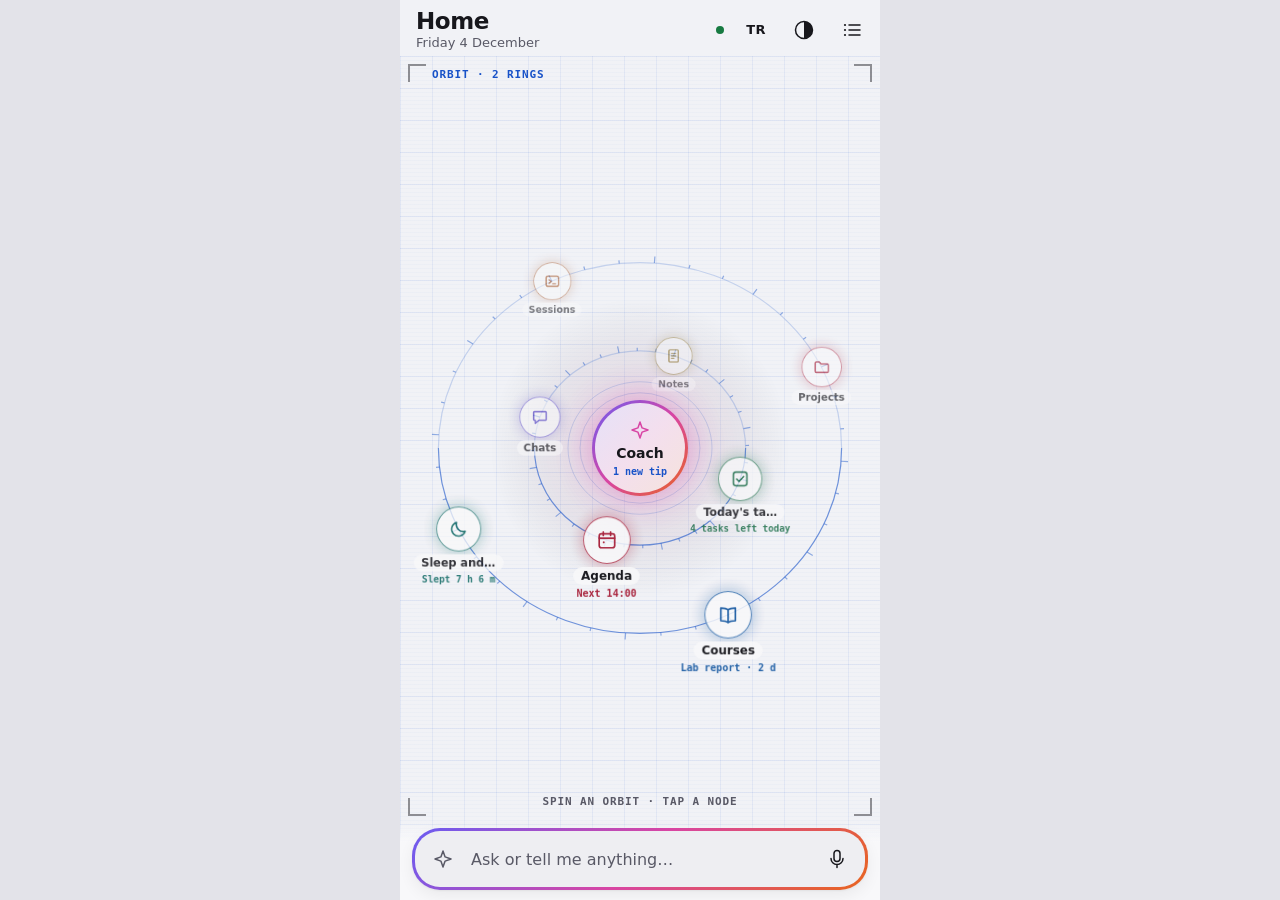
<file: docs/design/prototypes/e-orbit.html>
<!DOCTYPE html>
<html lang="en">
<head>
<meta charset="utf-8">
<meta name="viewport" content="width=device-width, initial-scale=1, viewport-fit=cover, interactive-widget=resizes-content">
<meta name="color-scheme" content="light dark">
<title>LifeOS prototype E: orbital HUD</title>
<!-- Clickable prototype for #186. Self-contained: no network, no fonts, no libraries. All content is invented placeholder data. -->
<style>
/* ===== Shared: P2 tokens, app frame, top bar, pages, command bar =====
 * The same block is inlined in both prototypes on purpose, so each file
 * stays self-contained and the command bar behaves identically in both.
 * Tokens: D3 base + P2 tones, as in docs/design/mockups/README.md.
 */
:root {
  --bg: #f8f8fa; --surface: #eeeef2; --surface-2: #e3e3e9; --divider: #d9d9e1;
  --text: #17171c; --muted: #595966;
  --primary: #1e60e6; --on-primary: #ffffff; --link: #1852c8;
  --badge: #d62438; --ok: #177a41;
  --grad-1: #6a5cf2; --grad-2: #d845a4; --grad-3: #e8651e; --ring-w: 3px;
  --wm-alpha: 0.08;
  --violet: #f0edfc; --violet-2: #e0dafa; --violet-ink: #5443c4;
  --peach: #fcefe5; --peach-2: #f8dcc6; --peach-ink: #9a420c;
  --mint: #e8f5ee; --mint-2: #cdeadb; --mint-ink: #176b45;
  --sky: #e8f1fb; --sky-2: #cfe2f7; --sky-ink: #1b5ca3;
  --rose: #fbecef; --rose-2: #f6d4db; --rose-ink: #a8233c;
  --sand: #f9f2dc; --sand-2: #f0e1ae; --sand-ink: #765700;
  --teal: #e4f4f2; --teal-2: #c6e7e3; --teal-ink: #0d6862;
  --card-shadow: 0 1px 2px rgba(0, 0, 0, 0.05), 0 6px 16px rgba(0, 0, 0, 0.06);
  --lift-shadow: 0 8px 28px rgba(0, 0, 0, 0.18);
  --scrim: rgba(16, 18, 24, 0.32);
  color-scheme: light;
}
/* Dark theme: follows the system, or the theme button (data-theme). */
@media (prefers-color-scheme: dark) {
  :root:not([data-theme="light"]) {
    --bg: #101218; --surface: #1a1d25; --surface-2: #252933; --divider: #303541;
    --text: #ecedf2; --muted: #a1a5b1;
    --primary: #2165e8; --on-primary: #ffffff; --link: #7dafff;
    --badge: #dc2a3e; --ok: #45d688;
    --grad-1: #8577ff; --grad-2: #ec5fb2; --grad-3: #ff9458;
    --violet: #1e1c31; --violet-2: #2c2850; --violet-ink: #b5aaff;
    --peach: #261e19; --peach-2: #3b2b20; --peach-ink: #ffb17a;
    --mint: #16241e; --mint-2: #1e3a2d; --mint-ink: #7cdba8;
    --sky: #152030; --sky-2: #1d324a; --sky-ink: #8ec5ff;
    --rose: #28191e; --rose-2: #42232c; --rose-ink: #ff9cae;
    --sand: #24200f; --sand-2: #3a3218; --sand-ink: #efcd6a;
    --teal: #132423; --teal-2: #1a3a38; --teal-ink: #6ed6cd;
    --card-shadow: 0 1px 2px rgba(0, 0, 0, 0.3), 0 6px 16px rgba(0, 0, 0, 0.25);
    --lift-shadow: 0 8px 28px rgba(0, 0, 0, 0.5);
    color-scheme: dark;
  }
}
:root[data-theme="dark"] {
  --bg: #101218; --surface: #1a1d25; --surface-2: #252933; --divider: #303541;
  --text: #ecedf2; --muted: #a1a5b1;
  --primary: #2165e8; --on-primary: #ffffff; --link: #7dafff;
  --badge: #dc2a3e; --ok: #45d688;
  --grad-1: #8577ff; --grad-2: #ec5fb2; --grad-3: #ff9458;
  --violet: #1e1c31; --violet-2: #2c2850; --violet-ink: #b5aaff;
  --peach: #261e19; --peach-2: #3b2b20; --peach-ink: #ffb17a;
  --mint: #16241e; --mint-2: #1e3a2d; --mint-ink: #7cdba8;
  --sky: #152030; --sky-2: #1d324a; --sky-ink: #8ec5ff;
  --rose: #28191e; --rose-2: #42232c; --rose-ink: #ff9cae;
  --sand: #24200f; --sand-2: #3a3218; --sand-ink: #efcd6a;
  --teal: #132423; --teal-2: #1a3a38; --teal-ink: #6ed6cd;
  --card-shadow: 0 1px 2px rgba(0, 0, 0, 0.3), 0 6px 16px rgba(0, 0, 0, 0.25);
  --lift-shadow: 0 8px 28px rgba(0, 0, 0, 0.5);
  color-scheme: dark;
}
:root {
  --grad: linear-gradient(135deg, var(--grad-1), var(--grad-2), var(--grad-3));
  --font-ui: system-ui, -apple-system, "Segoe UI", "Roboto", "Noto Sans", "Helvetica Neue", Arial, sans-serif;
  /* Material 3 motion: emphasized easing and durations. */
  --ease-emph-dec: cubic-bezier(0.05, 0.7, 0.1, 1);
  --ease-emph-acc: cubic-bezier(0.3, 0, 0.8, 0.15);
  --ease-std: cubic-bezier(0.2, 0, 0, 1);
  --dur-enter: 420ms; --dur-exit: 260ms; --dur-short: 160ms;
  --pad: 16px;
}
@media (prefers-reduced-motion: reduce) {
  :root { --dur-enter: 1ms; --dur-exit: 1ms; --dur-short: 1ms; }
}

* { box-sizing: border-box; }
html, body { height: 100%; }
body {
  margin: 0; background: var(--surface-2); color: var(--text);
  font: 400 0.9375rem/1.4 var(--font-ui);
  -webkit-font-smoothing: antialiased; -webkit-tap-highlight-color: transparent;
  overscroll-behavior: none;
}
h1, h2, h3, p, ul, ol { margin: 0; padding: 0; }
ul, ol { list-style: none; }
button { font: inherit; color: inherit; background: none; border: 0; padding: 0; cursor: pointer; }
button:disabled { cursor: default; opacity: 0.45; }
:focus-visible { outline: 3px solid var(--primary); outline-offset: 2px; }
.sr-only { position: absolute !important; width: 1px; height: 1px; padding: 0; margin: -1px; overflow: hidden; clip: rect(0 0 0 0); white-space: nowrap; border: 0; }
.num { font-variant-numeric: tabular-nums; }

.icon { width: 24px; height: 24px; fill: none; stroke: currentColor; stroke-width: 1.5; stroke-linecap: round; stroke-linejoin: round; flex: none; }
.icon .solid { fill: currentColor; stroke: none; }

/* One phone-width column; on a wide screen it is centred. */
.app {
  position: relative; margin: 0 auto; width: 100%; max-width: 480px; height: 100vh; height: 100dvh;
  display: flex; flex-direction: column; overflow: hidden; background: var(--bg);
}

/* Top bar: bold title, connection dot, line-icon buttons (48 dp hit areas). */
.topbar { flex: none; display: flex; align-items: center; gap: 0; min-height: 56px; padding: 4px 4px 0 var(--pad); }
.tb-text { flex: 1; min-width: 0; }
.tb-title { font-size: 1.4375rem; font-weight: 700; letter-spacing: -0.02em; line-height: 1.15; white-space: nowrap; overflow: hidden; text-overflow: ellipsis; }
.tb-sub { font-size: 0.8125rem; color: var(--muted); white-space: nowrap; overflow: hidden; text-overflow: ellipsis; }
.status-dot { flex: none; width: 8px; height: 8px; margin: 0 8px 0 6px; border-radius: 50%; background: var(--ok); }
.tb-btn {
  flex: none; position: relative; display: inline-flex; align-items: center; justify-content: center;
  width: 48px; height: 48px; border-radius: 50%; color: var(--text);
}
.tb-btn .lbl { font-size: 0.8125rem; font-weight: 700; letter-spacing: 0.02em; }
.tb-btn::before { content: ""; position: absolute; inset: 6px; border-radius: 50%; background: transparent; transition: background var(--dur-short); }
.tb-btn:hover::before { background: var(--surface); }
.tb-btn[aria-pressed="true"]::before { background: var(--surface-2); }
.tb-btn > * { position: relative; }

/* Tones: a section or a course keeps one colour and one icon (P2). */
.tone-violet { --card: var(--violet); --card-2: var(--violet-2); --ink: var(--violet-ink); }
.tone-peach { --card: var(--peach); --card-2: var(--peach-2); --ink: var(--peach-ink); }
.tone-mint { --card: var(--mint); --card-2: var(--mint-2); --ink: var(--mint-ink); }
.tone-sky { --card: var(--sky); --card-2: var(--sky-2); --ink: var(--sky-ink); }
.tone-rose { --card: var(--rose); --card-2: var(--rose-2); --ink: var(--rose-ink); }
.tone-sand { --card: var(--sand); --card-2: var(--sand-2); --ink: var(--sand-ink); }
.tone-teal { --card: var(--teal); --card-2: var(--teal-2); --ink: var(--teal-ink); }
.ctx {
  display: inline-flex; align-items: center; gap: 4px; min-width: 0; max-width: 100%; height: 20px; padding: 0 8px 0 6px;
  border-radius: 10px; background: var(--card-2); color: var(--ink); font-size: 0.75rem; font-weight: 600; white-space: nowrap; overflow: hidden;
}
.ctx .icon { width: 13px; height: 13px; stroke-width: 2; }
.wm { position: absolute; top: -22px; right: -26px; width: 120px; height: 120px; color: var(--ink, var(--text)); opacity: var(--wm-alpha); pointer-events: none; }
.wm .icon { width: 100%; height: 100%; stroke-width: 1; }

/* ===== Feature pages (opened from a tile or a region) ===== */
.page {
  position: absolute; inset: 0; z-index: 20; display: flex; flex-direction: column;
  background: var(--bg); will-change: clip-path;
}
.page[hidden] { display: none; }
.page-head { flex: none; display: flex; align-items: center; gap: 4px; min-height: 56px; padding: 4px 8px 0 4px; }
.page-head h1 { flex: 1; min-width: 0; font-size: 1.375rem; font-weight: 700; letter-spacing: -0.02em; white-space: nowrap; overflow: hidden; text-overflow: ellipsis; }
.page-head h1:focus { outline: none; }
.page-head h1:focus-visible { outline: 3px solid var(--primary); outline-offset: 2px; border-radius: 6px; }
.page-ico { flex: none; display: inline-flex; width: 36px; height: 36px; align-items: center; justify-content: center; border-radius: 50%; background: var(--card-2, var(--surface-2)); color: var(--ink, var(--text)); }
.page-ico .icon { width: 20px; height: 20px; }
.page-body { flex: 1; min-height: 0; overflow-y: auto; overscroll-behavior: contain; padding: 4px var(--pad) calc(var(--dock-h, 120px) + 16px); display: flex; flex-direction: column; gap: 14px; }
.page-content { opacity: 1; transition: opacity var(--dur-short) linear; }
.page.entering .page-content { opacity: 0; }

.panel { position: relative; overflow: hidden; isolation: isolate; padding: 8px 14px 6px; border: 1px solid var(--divider); border-radius: 20px; background: var(--surface); box-shadow: var(--card-shadow); }
.panel > :not(.wm) { position: relative; }
.panel h2 { display: flex; align-items: center; gap: 8px; min-height: 36px; font-size: 1rem; font-weight: 700; letter-spacing: -0.01em; }
.panel h2 .icon { width: 18px; height: 18px; stroke-width: 1.75; color: var(--ink, var(--text)); }
.panel h2 .meta { margin-left: auto; font-size: 0.8125rem; font-weight: 400; color: var(--muted); }
.coach-card { border: var(--ring-w) solid transparent; background: linear-gradient(var(--surface), var(--surface)) padding-box, var(--grad) border-box; padding: 12px 15px 14px; }
.coach-msg { font-size: 1.125rem; font-weight: 600; line-height: 1.35; letter-spacing: -0.01em; }
.coach-why { margin-top: 6px; font-size: 0.84375rem; color: var(--muted); }
.coach-tag { display: inline-flex; align-items: center; gap: 6px; height: 24px; padding: 0 10px; border-radius: 12px; border: 2px solid transparent; background: linear-gradient(var(--surface), var(--surface)) padding-box, var(--grad) border-box; font-size: 0.75rem; font-weight: 700; }
.coach-tag .icon { width: 14px; height: 14px; stroke-width: 2; }

.row { position: relative; display: flex; align-items: center; gap: 12px; min-height: 60px; padding: 8px 0; }
.row + .row::before { content: ""; position: absolute; top: 0; right: 0; left: 56px; border-top: 1px solid var(--divider); }
.row-main { flex: 1; min-width: 0; }
.row-t { font-size: 0.9375rem; font-weight: 600; overflow: hidden; text-overflow: ellipsis; }
.row-s { margin-top: 2px; display: flex; flex-wrap: wrap; align-items: center; gap: 6px; font-size: 0.8125rem; color: var(--muted); }
.mark { flex: none; display: inline-flex; align-items: center; justify-content: center; width: 44px; height: 44px; border-radius: 50%; background: var(--card-2, var(--surface-2)); color: var(--ink, var(--text)); font-weight: 700; }
.mark .icon { width: 20px; height: 20px; }
.check-btn { flex: none; display: inline-flex; align-items: center; justify-content: center; width: 48px; height: 48px; margin: 0 -2px; border-radius: 50%; }
.check-btn .ring { width: 24px; height: 24px; border: 2px solid var(--ink, var(--muted)); border-radius: 50%; display: inline-flex; align-items: center; justify-content: center; color: var(--bg); }
.check-btn .ring .icon { width: 16px; height: 16px; stroke-width: 2.5; visibility: hidden; }
.check-btn[aria-checked="true"] .ring { background: var(--ink, var(--text)); }
.check-btn[aria-checked="true"] .ring .icon { visibility: visible; }
.row.done .row-t { color: var(--muted); text-decoration: line-through; }
.chev { flex: none; color: var(--muted); }
.chev .icon { width: 18px; height: 18px; }
.bars { display: block; width: 100%; height: auto; }
.bars rect.b { fill: var(--teal-2); }
.bars rect.b.est { fill: url(#hatch); }
.bars text { font: 600 10.5px var(--font-ui); fill: var(--muted); }
.bars line { stroke: var(--teal-ink); stroke-width: 1.5; stroke-dasharray: 4 3; }
.stat-row { display: flex; gap: 10px; }
.stat { flex: 1; padding: 10px 12px; border-radius: 14px; background: var(--card-2, var(--surface-2)); }
.stat b { display: block; font-size: 1.25rem; letter-spacing: -0.01em; }
.stat span { font-size: 0.8125rem; color: var(--muted); }
.note-p { padding: 4px 0 10px; font-size: 0.875rem; color: var(--muted); }

/* ===== Command bar (the primary way to do things), bottom of the screen ===== */
.dock {
  position: absolute; left: 0; right: 0; bottom: 0; z-index: 30;
  padding: 8px 12px calc(10px + env(safe-area-inset-bottom)); display: flex; flex-direction: column; gap: 8px;
  background: linear-gradient(to bottom, transparent, var(--bg) 22px);
  pointer-events: none;
}
.dock > * { pointer-events: auto; }
.cmd {
  display: flex; align-items: center; gap: 4px; min-height: 56px; padding: 4px 4px 4px 6px; border-radius: 28px;
  border: var(--ring-w) solid transparent;
  background: linear-gradient(var(--surface), var(--surface)) padding-box, var(--grad) border-box;
  box-shadow: var(--card-shadow);
}
.cmd-plus { flex: none; display: inline-flex; align-items: center; justify-content: center; width: 44px; height: 44px; color: var(--muted); }
.cmd input {
  flex: 1; min-width: 0; height: 48px; border: 0; outline: 0; background: transparent; color: var(--text);
  font: 500 1rem var(--font-ui);
}
.cmd input::placeholder { color: var(--muted); }
.cmd:focus-within { box-shadow: 0 0 0 3px color-mix(in srgb, var(--primary) 35%, transparent), var(--card-shadow); }
.cmd-btn { flex: none; display: inline-flex; align-items: center; justify-content: center; width: 48px; height: 48px; border-radius: 50%; color: var(--text); }
.cmd-btn.send { background: var(--primary); color: var(--on-primary); }
.cmd-btn.send[hidden] { display: none; }
.cmd-btn.mic[aria-pressed="true"] { background: var(--badge); color: #fff; }
.cmd.listening input::placeholder { color: var(--text); font-weight: 600; }
.levels { display: none; gap: 3px; align-items: center; height: 20px; margin-right: 4px; }
.cmd.listening .levels { display: inline-flex; }
.levels i { display: block; width: 4px; height: 8px; border-radius: 2px; background: var(--badge); animation: lv 900ms ease-in-out infinite; }
.levels i:nth-child(2) { animation-delay: -300ms; } .levels i:nth-child(3) { animation-delay: -600ms; } .levels i:nth-child(4) { animation-delay: -150ms; }
@keyframes lv { 0%, 100% { height: 6px; } 50% { height: 20px; } }
@media (prefers-reduced-motion: reduce) { .levels i { animation: none; height: 14px; } }

.chips { display: flex; gap: 8px; overflow-x: auto; scrollbar-width: none; padding: 2px; }
.chips[hidden] { display: none; }
.chip {
  flex: none; display: inline-flex; align-items: center; gap: 6px; min-height: 48px; padding: 0 14px; border-radius: 24px;
  border: 1px solid var(--divider); background: var(--bg); font-size: 0.875rem; font-weight: 600; white-space: nowrap; color: var(--text);
}
.chip .icon { width: 18px; height: 18px; }
.chip.primary { background: var(--primary); border-color: var(--primary); color: var(--on-primary); }

/* Confirmation with Undo, and the clarifying question, sit just above the bar. */
.bubble {
  display: flex; flex-direction: column; gap: 6px; padding: 10px 6px 6px 14px; border-radius: 18px;
  background: var(--text); color: var(--bg); box-shadow: var(--lift-shadow);
  animation: rise var(--dur-enter) var(--ease-emph-dec);
}
.bubble[hidden] { display: none; }
.bubble-row { display: flex; align-items: center; gap: 8px; }
.bubble-t { flex: 1; min-width: 0; font-size: 0.875rem; line-height: 1.35; }
.bubble-t b { font-weight: 700; }
.bubble .act { flex: none; min-height: 48px; min-width: 48px; padding: 0 12px; border-radius: 24px; font-weight: 700; font-size: 0.875rem; color: color-mix(in srgb, var(--primary) 45%, var(--bg)); }
.bubble.ask { background: var(--surface); color: var(--text); border: 1px solid var(--divider); padding: 10px 10px 10px 14px; }
.bubble.ask .q { display: flex; align-items: center; gap: 8px; font-size: 0.9375rem; font-weight: 600; }
.bubble.ask .q .icon { width: 18px; height: 18px; color: var(--primary); }
.bubble.ask .opts { display: flex; flex-direction: column; gap: 6px; }
.opt { display: flex; align-items: center; gap: 10px; min-height: 48px; padding: 0 12px; border-radius: 14px; border: 1px solid var(--divider); background: var(--bg); text-align: left; font-size: 0.875rem; }
.opt .k { flex: none; width: 26px; height: 26px; border-radius: 50%; background: var(--surface-2); display: inline-flex; align-items: center; justify-content: center; font-size: 0.75rem; font-weight: 700; }
.opt .s { color: var(--muted); font-size: 0.8125rem; }
.bubble.ask .act { color: var(--link); align-self: flex-end; }
@keyframes rise { from { transform: translateY(12px); opacity: 0; } to { transform: none; opacity: 1; } }
@media (prefers-reduced-motion: reduce) { .bubble { animation: none; } }

/* Prototype badge: says what this is, opens nothing. */
.proto-note { font-size: 0.75rem; color: var(--muted); }
/* ===== Shared by the sci-fi prototypes (C, D, E): HUD field, list view ===== */
:root {
  --field: #f1f2f6; --grid-line: rgba(24, 82, 200, 0.07); --scan: rgba(24, 82, 200, 0.025);
  --hud: #1852c8; --hud-dim: #595966; --glass: rgba(248, 248, 250, 0.86);
  --font-hud: ui-monospace, "Cascadia Mono", "Roboto Mono", "Noto Sans Mono", "DejaVu Sans Mono", Menlo, Consolas, monospace;
}
@media (prefers-color-scheme: dark) {
  :root:not([data-theme="light"]) { --field: #080b12; --grid-line: rgba(125, 175, 255, 0.07); --scan: rgba(125, 175, 255, 0.03); --hud: #7dafff; --hud-dim: #a1a5b1; --glass: rgba(16, 18, 24, 0.78); }
}
:root[data-theme="dark"] { --field: #080b12; --grid-line: rgba(125, 175, 255, 0.07); --scan: rgba(125, 175, 255, 0.03); --hud: #7dafff; --hud-dim: #a1a5b1; --glass: rgba(16, 18, 24, 0.78); }

.app { background: var(--field); }
.topbar { position: relative; z-index: 5; background: linear-gradient(to bottom, var(--field) 70%, transparent); }
.field {
  position: relative; flex: 1; min-height: 0; overflow: hidden; touch-action: none;
  -webkit-user-select: none; user-select: none; -webkit-touch-callout: none;
  background:
    repeating-linear-gradient(to bottom, var(--scan) 0 1px, transparent 1px 4px),
    linear-gradient(var(--grid-line) 1px, transparent 1px) 0 0 / 32px 32px,
    linear-gradient(90deg, var(--grid-line) 1px, transparent 1px) 0 0 / 32px 32px;
}
.field[hidden] { display: none; }
.hud-cap {
  position: absolute; z-index: 1; font: 600 0.6875rem/1.2 var(--font-hud); letter-spacing: 0.08em; text-transform: uppercase;
  color: var(--hud-dim); pointer-events: none;
}
.hud-cap b { color: var(--hud); font-weight: 700; }
.hud-corner { position: absolute; width: 18px; height: 18px; border-color: var(--hud); opacity: 0.45; pointer-events: none; }
.hud-corner.tl { top: 8px; left: 8px; border-top: 2px solid; border-left: 2px solid; }
.hud-corner.tr { top: 8px; right: 8px; border-top: 2px solid; border-right: 2px solid; }
.hud-corner.bl { bottom: calc(var(--dock-h, 120px) + 4px); left: 8px; border-bottom: 2px solid; border-left: 2px solid; }
.hud-corner.br { bottom: calc(var(--dock-h, 120px) + 4px); right: 8px; border-bottom: 2px solid; border-right: 2px solid; }

/* Glow in the feature's own tone (P2 ink), legible text on glass. */
.glow { --gl: var(--ink, var(--hud)); box-shadow: 0 0 0 1px color-mix(in srgb, var(--gl) 70%, transparent), 0 0 16px color-mix(in srgb, var(--gl) 38%, transparent); }
.coach.glow, .glow.coach { --gl: var(--grad-2); }

/* The accessible alternative: every feature as a plain list. */
.hud-list { flex: 1; min-height: 0; overflow-y: auto; padding: 6px var(--pad) calc(var(--dock-h, 120px) + 16px); display: flex; flex-direction: column; gap: 8px; }
.hud-list[hidden] { display: none; }
.hud-row {
  width: 100%; display: flex; align-items: center; gap: 12px; min-height: 68px; padding: 10px 12px; border-radius: 20px; text-align: left;
  border: 1px solid var(--divider); background: var(--surface);
}
.hud-row.coach { border: var(--ring-w) solid transparent; background: linear-gradient(var(--surface), var(--surface)) padding-box, var(--grad) border-box; }
.hud-row .row-s { display: block; white-space: nowrap; overflow: hidden; text-overflow: ellipsis; }
.tb-btn.txt { width: auto; min-width: 48px; padding: 0 10px; border-radius: 24px; }
.tb-btn.txt::before { inset: 6px 2px; border-radius: 18px; }
.tb-btn.txt .lbl { font-family: var(--font-hud); text-transform: uppercase; letter-spacing: 0.06em; font-size: 0.75rem; }
/* ===== Prototype E: orbital HUD ===== */
.orbit { position: absolute; inset: 0; transform-origin: 50% 50%; will-change: transform; }
.orbit.zoom { transition: transform 380ms var(--ease-emph-acc), opacity 380ms linear; }
.orbit canvas { position: absolute; inset: 0; width: 100%; height: 100%; display: block; }
.nodes { position: absolute; inset: 0; pointer-events: none; }
.node {
  position: absolute; left: 0; top: 0; display: flex; flex-direction: column; align-items: center; gap: 3px;
  min-width: 62px; min-height: 62px; padding: 0 2px; border-radius: 16px; pointer-events: auto; will-change: transform, opacity;
}
.node-ico {
  display: inline-flex; align-items: center; justify-content: center; width: 48px; height: 48px; border-radius: 50%;
  background: var(--glass); color: var(--ink, var(--text));
  border: 1.5px solid color-mix(in srgb, var(--ink, var(--grad-2)) 75%, transparent);
  box-shadow: 0 0 16px color-mix(in srgb, var(--ink, var(--grad-2)) 40%, transparent);
}
.node-ico .icon { width: 22px; height: 22px; stroke-width: 1.8; }
.node-name { max-width: 96px; padding: 1px 8px; border-radius: 10px; background: var(--glass); color: var(--text); font-size: 0.75rem; font-weight: 700; line-height: 1.35; white-space: nowrap; overflow: hidden; text-overflow: ellipsis; }
.node-live { max-width: 120px; font: 600 0.625rem/1.2 var(--font-hud); color: var(--ink, var(--hud)); white-space: nowrap; overflow: hidden; text-overflow: ellipsis; }
.node.back .node-live { visibility: hidden; }
.node:focus-visible { outline: 3px solid var(--primary); outline-offset: 2px; }
.core {
  position: absolute; left: 0; top: 0; z-index: 50; display: flex; flex-direction: column; align-items: center; justify-content: center; gap: 2px;
  width: 96px; height: 96px; border-radius: 50%; text-align: center; pointer-events: auto;
  border: var(--ring-w) solid transparent; background: linear-gradient(var(--glass), var(--glass)) padding-box, var(--grad) border-box;
  box-shadow: 0 0 34px color-mix(in srgb, var(--grad-2) 45%, transparent);
}
.core .icon { width: 24px; height: 24px; color: var(--grad-2); }
.core-name { font-size: 0.875rem; font-weight: 700; }
.core-live { font: 600 0.625rem/1.2 var(--font-hud); color: var(--hud); }
.core:focus-visible { outline: 3px solid var(--primary); outline-offset: 4px; }
</style>
</head>
<body>
<div class="app" id="app">
  <header class="topbar" id="topbar">
    <div class="tb-text"><h1 class="tb-title" data-i18n="home">Home</h1><p class="tb-sub" id="date"></p></div>
    <span class="status-dot" role="img" data-i18n-aria="connected"></span>
    <button type="button" class="tb-btn" id="btn-lang"><span class="lbl">TR</span></button>
    <button type="button" class="tb-btn" id="btn-theme" data-icon="contrast"></button>
    <button type="button" class="tb-btn" id="btn-list" aria-pressed="false"></button>
  </header>
  <main class="field" id="field">
    <span class="hud-corner tl" aria-hidden="true"></span><span class="hud-corner tr" aria-hidden="true"></span>
    <span class="hud-corner bl" aria-hidden="true"></span><span class="hud-corner br" aria-hidden="true"></span>
    <p class="hud-cap" style="top:12px;left:32px" aria-hidden="true"><b id="cap-orbit"></b></p>
        <p class="hud-cap" style="bottom:calc(var(--dock-h, 120px) + 12px);left:0;right:0;text-align:center" aria-hidden="true" id="cap-hint"></p>
    <div class="orbit" id="orbit" role="group" aria-describedby="orbit-help">
      <canvas id="canvas" aria-hidden="true"></canvas>
      <div class="nodes" id="nodes"></div>
    </div>
    <p class="sr-only" id="orbit-help" data-i18n="orbitHelp"></p>
  </main>
  <div class="hud-list" id="hud-list" hidden></div>
  <section class="page" id="page" hidden></section>
  <div class="dock" id="dock">
    <div class="bubble" id="bubble" hidden></div>
    <div class="chips" id="chips" role="group" hidden></div>
    <form class="cmd" id="cmd" autocomplete="off">
      <span class="cmd-plus" data-icon="spark" aria-hidden="true"></span>
      <span class="levels" aria-hidden="true"><i></i><i></i><i></i><i></i></span>
      <label class="sr-only" for="cmd-input" data-i18n="cmdLabel">Ask or tell LifeOS</label>
      <input id="cmd-input" type="text" enterkeyhint="send" spellcheck="false" data-i18n-ph="cmdPh">
      <button type="button" class="cmd-btn mic" id="cmd-mic" aria-pressed="false" data-i18n-aria="speak" data-icon="mic"></button>
      <button type="submit" class="cmd-btn send" id="cmd-send" hidden data-i18n-aria="send" data-icon="up"></button>
    </form>
  </div>
  <div id="live" class="sr-only" aria-live="polite"></div>
</div>
<script>
/* ===== Shared: strings, placeholder data, icons, pages, command bar =====
 * Inlined in both prototypes on purpose (each file is self-contained and the
 * command bar must behave the same in both). All content is invented.
 */
var Shared = (function () {
  "use strict";

  /* ---------- language ---------- */
  var lang = (function () {
    var list = (navigator.languages && navigator.languages.length) ? navigator.languages : [navigator.language || "en"];
    return String(list[0] || "en").toLowerCase().indexOf("tr") === 0 ? "tr" : "en";
  })();
  function L(en, tr) { return { en: en, tr: tr }; }
  function tx(v) { return v && typeof v === "object" && "en" in v ? v[lang] : v; }
  function lower(s) { return String(s).toLocaleLowerCase(lang === "tr" ? "tr" : "en"); }
  function esc(s) { return String(s).replace(/[&<>"']/g, function (c) { return { "&": "&amp;", "<": "&lt;", ">": "&gt;", '"': "&quot;", "'": "&#39;" }[c]; }); }

  var S = {
    connected: L("Connected to the computer", "Bilgisayara bağlı"),
    switchLang: L("Türkçe'ye geç", "Switch to English"),
    toDark: L("Switch to dark theme", "Koyu temaya geç"),
    toLight: L("Switch to light theme", "Açık temaya geç"),
    back: L("Back", "Geri"),
    cmdLabel: L("Ask or tell LifeOS", "LifeOS'a sor ya da söyle"),
    cmdPh: L("Ask or tell me anything…", "Bir şey sor ya da söyle…"),
    listening: L("Listening… tap the mic to stop", "Dinliyorum… durdurmak için mikrofona dokun"),
    speak: L("Speak", "Konuş"),
    stopListening: L("Stop listening", "Dinlemeyi durdur"),
    send: L("Send", "Gönder"),
    suggestions: L("Suggestions", "Öneriler"),
    undo: L("Undo", "Geri al"),
    open: L("Open", "Aç"),
    dismiss: L("Dismiss", "Kapat"),
    cancel: L("Cancel", "Vazgeç"),
    undone: L("Undone.", "Geri alındı."),
    taskAdded: L("Task added", "Görev eklendi"),
    noteAdded: L("Note saved", "Not kaydedildi"),
    moved: L("Moved", "Taşındı"),
    to: L("to", "→"),
    sentChat: L("Sent to the assistant. The answer will appear in Chats.", "Asistana gönderildi. Cevap Sohbetler'de görünecek."),
    opened: L("Opened", "Açıldı"),
    whichMeeting: L("Which meeting?", "Hangi toplantı?"),
    today: L("Today", "Bugün"),
    tomorrow: L("Tomorrow", "Yarın"),
    left: L("left", "kaldı"),
    of: L("of", "/"),
    tasksLeft: L("{n} of {m} left", "{m} görevden {n} tanesi kaldı"),
    due: L("due in {n} days", "{n} gün kaldı"),
    dueShort: L("{n} d", "{n} g"),
    next: L("Next", "Sıradaki"),
    sleep: L("Sleep", "Uyku"),
    lastNight: L("Last night", "Dün gece"),
    screenTime: L("Screen time today", "Bugün ekran süresi"),
    unlocks: L("unlocks", "kilit açma"),
    avg: L("7-night average", "7 gece ortalaması"),
    sleepSummary: L("Sleep over the last 7 nights, in hours: {list}. Average {avg}. Night 5 is estimated.", "Son 7 gecenin uykusu, saat: {list}. Ortalama {avg}. 5. gece tahmini."),
    estimated: L("hatched = estimated", "taralı = tahmini"),
    deadlines: L("Upcoming deadlines", "Yaklaşan teslimler"),
    yourCourses: L("Courses", "Dersler"),
    newContent: L("new", "yeni"),
    coachConv: L("Open the coach conversation", "Koç sohbetini aç"),
    moreFromCoach: L("Also this morning", "Bu sabah ayrıca"),
    picks: L("Assistant's picks", "Asistanın seçtikleri"),
    pinned: L("Pinned", "Sabit"),
    recent: L("Recent", "Son"),
    protoNote: L("Prototype with placeholder data. Nothing is sent anywhere.", "Örnek verili prototip. Hiçbir yere bir şey gönderilmez."),
    focusWhy: L("Focus: one 25-minute block before lunch.", "Odak: öğle yemeğinden önce 25 dakikalık bir blok."),
    emptyNotes: L("No notes yet.", "Henüz not yok.")
  };
  function t(key, vars) {
    var s = tx(S[key]) || key;
    if (vars) Object.keys(vars).forEach(function (k) { s = s.split("{" + k + "}").join(vars[k]); });
    return s;
  }

  /* ---------- icons (24 px line icons drawn for this project) ---------- */
  var P = {
    today: '<circle cx="12" cy="12" r="4"/><path d="M12 2.5v2.5M12 19v2.5M2.5 12H5M19 12h2.5M5.3 5.3l1.8 1.8M16.9 16.9l1.8 1.8M5.3 18.7l1.8-1.8M16.9 7.1l1.8-1.8"/>',
    chat: '<path d="M5 5h14a1 1 0 0 1 1 1v9a1 1 0 0 1-1 1h-8l-5 4v-4H5a1 1 0 0 1-1-1V6a1 1 0 0 1 1-1z"/>',
    tasks: '<rect x="4" y="4" width="16" height="16" rx="3"/><path d="M8 12.2l2.8 2.8L16 9.2"/>',
    plus: '<path d="M12 5v14M5 12h14"/>',
    up: '<path d="M12 19V5M6 11l6-6 6 6"/>',
    back: '<path d="M15 5l-7 7 7 7"/>',
    check: '<path d="M5 12.5l4.5 4.5L19 7.5"/>',
    chevron: '<path d="M9 5l7 7-7 7"/>',
    note: '<path d="M7 3.5h10A1.5 1.5 0 0 1 18.5 5v14a1.5 1.5 0 0 1-1.5 1.5H7A1.5 1.5 0 0 1 5.5 19V5A1.5 1.5 0 0 1 7 3.5z"/><path d="M9 8.5h6M9 12h6M9 15.5h3.5"/>',
    spark: '<path d="M12 4l2.1 5.9L20 12l-5.9 2.1L12 20l-2.1-5.9L4 12l5.9-2.1z"/>',
    folder: '<path d="M3.5 7a1.5 1.5 0 0 1 1.5-1.5h4l2 2.5h8A1.5 1.5 0 0 1 20.5 9.5v8A1.5 1.5 0 0 1 19 19H5a1.5 1.5 0 0 1-1.5-1.5z"/>',
    calendar: '<rect x="3.5" y="5" width="17" height="15.5" rx="2.5"/><path d="M3.5 10h17M8 3v4M16 3v4"/><circle cx="8.5" cy="14.5" r="1.1" class="solid"/>',
    book: '<path d="M12 6.5C10.3 5 7.8 4.5 4 4.5v14c3.8 0 6.3.5 8 2 1.7-1.5 4.2-2 8-2v-14c-3.8 0-6.3.5-8 2zM12 6.5v14"/>',
    wave: '<path d="M2.5 12c1.6-5.5 3.2-5.5 4.75 0s3.15 5.5 4.75 0 3.2-5.5 4.75 0 3.15 5.5 4.75 0"/>',
    chip: '<rect x="7" y="7" width="10" height="10" rx="1.5"/><path d="M10 7V4M14 7V4M10 20v-3M14 20v-3M7 10H4M7 14H4M20 10h-3M20 14h-3"/>',
    matrix: '<path d="M7.5 4.5h-3v15h3M16.5 4.5h3v15h-3"/><circle cx="9.5" cy="9" r="1.1" class="solid"/><circle cx="14.5" cy="9" r="1.1" class="solid"/><circle cx="9.5" cy="15" r="1.1" class="solid"/><circle cx="14.5" cy="15" r="1.1" class="solid"/>',
    pen: '<path d="M12 3.5l5.5 8.5L12 20.5 6.5 12z"/><path d="M12 20.5V13.5"/><circle cx="12" cy="12" r="1.5"/>',
    dice: '<rect x="4.5" y="4.5" width="15" height="15" rx="3.5"/><circle cx="9" cy="9" r="1.2" class="solid"/><circle cx="15" cy="15" r="1.2" class="solid"/><circle cx="12" cy="12" r="1.2" class="solid"/>',
    mic: '<rect x="9" y="3.5" width="6" height="11" rx="3"/><path d="M6 11.5a6 6 0 0 0 12 0M12 17.5v3"/>',
    moon: '<path d="M19.5 14.5A8 8 0 0 1 9.5 4.5a8 8 0 1 0 10 10z"/>',
    contrast: '<circle cx="12" cy="12" r="8.5"/><path class="solid" d="M12 3.5a8.5 8.5 0 0 1 0 17z"/>',
    grid: '<rect x="4" y="4" width="7" height="7" rx="1.8"/><rect x="13" y="4" width="7" height="7" rx="1.8"/><rect x="4" y="13" width="7" height="7" rx="1.8"/><rect x="13" y="13" width="7" height="7" rx="1.8"/>',
    list: '<path d="M9 7h11M9 12h11M9 17h11"/><circle cx="5" cy="7" r="1.1" class="solid"/><circle cx="5" cy="12" r="1.1" class="solid"/><circle cx="5" cy="17" r="1.1" class="solid"/>',
    globe: '<circle cx="12" cy="12" r="8.5"/><path d="M3.5 12h17M12 3.5c2.5 2.6 3.6 5.4 3.6 8.5s-1.1 5.9-3.6 8.5c-2.5-2.6-3.6-5.4-3.6-8.5S9.5 6.1 12 3.5z"/>',
    left: '<path d="M14.5 6l-6 6 6 6"/>',
    right: '<path d="M9.5 6l6 6-6 6"/>',
    hide: '<path d="M3.5 12s3-5.5 8.5-5.5S20.5 12 20.5 12s-3 5.5-8.5 5.5S3.5 12 3.5 12z"/><circle cx="12" cy="12" r="2.5"/><path d="M4.5 4.5l15 15"/>',
    close: '<path d="M6 6l12 12M18 6L6 18"/>',
    pulse: '<path d="M3 12.5h4l2.5-6 4 11 2.5-5h5"/>',
    terminal: '<rect x="3.5" y="5" width="17" height="14" rx="2.5"/><path d="M7.5 10l3 2.5-3 2.5M12.5 15.5h4"/>',
    question: '<circle cx="12" cy="12" r="8.5"/><path d="M9.6 9.6a2.5 2.5 0 1 1 3.4 2.3c-.7.3-1 .8-1 1.5v.6"/><circle cx="12" cy="16.8" r="1" class="solid"/>',
    refresh: '<path d="M19.5 12a7.5 7.5 0 1 1-2.2-5.3"/><path d="M18 3v4.4h-4.4"/>',
    handle: '<circle cx="9" cy="6" r="1.4" class="solid"/><circle cx="15" cy="6" r="1.4" class="solid"/><circle cx="9" cy="12" r="1.4" class="solid"/><circle cx="15" cy="12" r="1.4" class="solid"/><circle cx="9" cy="18" r="1.4" class="solid"/><circle cx="15" cy="18" r="1.4" class="solid"/>',
    clock: '<circle cx="12" cy="12" r="8.5"/><path d="M12 7v5l3.2 2"/>'
  };
  function icon(name, cls) {
    return '<svg class="icon ' + (cls || "") + '" viewBox="0 0 24 24" aria-hidden="true" focusable="false">' + (P[name] || "") + "</svg>";
  }

  /* ---------- placeholder data ---------- */
  // Courses and projects take the next colour of the fixed P2 palette, each with its own icon.
  var CTX = {
    a: { name: L("Course A", "Ders A"), tone: "sky", glyph: "wave" },
    b: { name: L("Course B", "Ders B"), tone: "teal", glyph: "chip" },
    c: { name: L("Course C", "Ders C"), tone: "violet", glyph: "matrix" },
    d: { name: L("Course D", "Ders D"), tone: "peach", glyph: "pen" },
    e: { name: L("Course E", "Ders E"), tone: "sand", glyph: "dice" },
    x: { name: L("Project X", "Proje X"), tone: "mint", glyph: "folder" },
    y: { name: L("Project Y", "Proje Y"), tone: "rose", glyph: "folder" }
  };
  var COURSES = ["a", "b", "c", "d", "e"];
  var PROJECTS = ["x", "y"];
  var uid = 100;
  var DATA = {
    coach: {
      msg: L("Start with the lab report: the draft is half done and it is due in two days.", "Laboratuvar raporuyla başla: taslağın yarısı hazır ve teslimine iki gün var."),
      more: [
        L("You slept less than usual on Monday; keep tonight's evening calm.", "Pazartesi her zamankinden az uyudun; bu akşamı sakin tut."),
        L("Question: should Project X wait until after the quiz?", "Soru: Proje X sınavdan sonraya kalsın mı?")
      ]
    },
    tasks: [
      { id: 1, text: L("Finish the lab report draft", "Laboratuvar raporu taslağını bitir"), ctx: "b", day: "today", done: false, pick: true },
      { id: 2, text: L("Read chapter 3", "3. bölümü oku"), ctx: "a", day: "today", done: false, pick: true },
      { id: 3, text: L("Reply to the Project X feedback", "Proje X geri bildirimine yanıt ver"), ctx: "x", day: "today", done: false, pick: true },
      { id: 4, text: L("Practice problem set 4", "4. problem setini çöz"), ctx: "c", day: "today", done: false },
      { id: 5, text: L("Book a study room", "Çalışma odası ayırt"), ctx: null, day: "today", done: true }
    ],
    events: [
      { id: 11, time: "10:00", day: "today", text: L("Course A lecture", "Ders A dersi"), ctx: "a" },
      { id: 12, time: "14:00", day: "today", text: L("Study group", "Çalışma grubu"), ctx: "c" },
      { id: 13, time: "16:30", day: "today", text: L("Project X sync", "Proje X toplantısı"), ctx: "x", meeting: true },
      { id: 14, time: "10:00", day: "tomorrow", text: L("Project Y sync", "Proje Y toplantısı"), ctx: "y", meeting: true }
    ],
    deadlines: [
      { ctx: "b", text: L("Lab report", "Laboratuvar raporu"), days: 2 },
      { ctx: "c", text: L("Problem set 4", "Problem seti 4"), days: 4 },
      { ctx: "a", text: L("Quiz 2", "Kısa sınav 2"), days: 6 }
    ],
    courseNew: { a: true, d: true },
    notes: [
      { id: 21, text: L("Ideas for the Project X onboarding", "Proje X ilk kullanım fikirleri"), when: L("Today", "Bugün") },
      { id: 22, text: L("Questions for Course C office hours", "Ders C ofis saati için sorular"), when: L("Yesterday", "Dün") },
      { id: 23, text: L("Printer paper and a spare cable", "Yazıcı kâğıdı ve yedek kablo"), when: L("Mon", "Pzt") }
    ],
    chats: [
      { id: 31, text: L("Summarise week 5 of Course A", "Ders A'nın 5. haftasını özetle"), ctx: "a", when: "09:12" },
      { id: 32, text: L("Project X: release checklist", "Proje X: yayın kontrol listesi"), ctx: "x", when: L("Yesterday", "Dün") },
      { id: 33, text: L("Why does the build script fail?", "Derleme betiği neden hata veriyor?"), ctx: "y", when: L("Mon", "Pzt") }
    ],
    sessions: [
      { id: 41, text: L("Project X: API work", "Proje X: API çalışması"), ctx: "x", when: L("2 h ago", "2 sa önce") },
      { id: 42, text: L("Course B: lab tools", "Ders B: laboratuvar araçları"), ctx: "b", when: L("Yesterday", "Dün") },
      { id: 43, text: L("Project Y: data clean-up", "Proje Y: veri temizliği"), ctx: "y", when: L("Sun", "Paz") }
    ],
    sleep: [7.2, 6.5, 7.8, 6.9, 5.9, 8.1, 7.1],
    sleepEst: 4,
    screen: { total: "2 h 40 m", totalTr: "2 sa 40 dk", unlocks: 54 }
  };
  var DAYS = { en: ["Thu", "Fri", "Sat", "Sun", "Mon", "Tue", "Wed"], tr: ["Per", "Cum", "Cmt", "Paz", "Pzt", "Sal", "Çar"] };

  // The features: one tile (A) or one region (B) each. Tones follow P2.
  var FEATURES = {
    coach: { icon: "spark", tone: null, name: L("Coach", "Koç") },
    today: { icon: "tasks", tone: "mint", name: L("Today's tasks", "Bugünün görevleri") },
    agenda: { icon: "calendar", tone: "rose", name: L("Agenda", "Ajanda") },
    courses: { icon: "book", tone: "sky", name: L("Courses", "Dersler") },
    notes: { icon: "note", tone: "sand", name: L("Notes", "Notlar") },
    chats: { icon: "chat", tone: "violet", name: L("Chats", "Sohbetler") },
    activity: { icon: "moon", tone: "teal", name: L("Sleep and activity", "Uyku ve aktivite") },
    sessions: { icon: "terminal", tone: "peach", name: L("Sessions", "Oturumlar") },
    projects: { icon: "folder", tone: "rose", name: L("Projects", "Projeler") }
  };
  var ORDER = ["coach", "today", "agenda", "courses", "notes", "chats", "activity", "sessions", "projects"];

  function ctxLabel(key) {
    if (!key) return "";
    var c = CTX[key];
    return '<span class="ctx tone-' + c.tone + '">' + icon(c.glyph) + esc(tx(c.name)) + "</span>";
  }
  function todayTasks() { return DATA.tasks.filter(function (x) { return x.day === "today"; }); }
  function openCount() { return todayTasks().filter(function (x) { return !x.done; }).length; }
  function sleepFmt(h) { var m = Math.round(h * 60); return lang === "tr" ? Math.floor(m / 60) + " sa " + (m % 60) + " dk" : Math.floor(m / 60) + " h " + (m % 60) + " m"; }
  function sleepAvg() { var s = 0; DATA.sleep.forEach(function (v) { s += v; }); return s / DATA.sleep.length; }
  // "Now" is fixed at noon in the prototype: the next event is the first one after it.
  function nextEvent() {
    var today = DATA.events.filter(function (e) { return e.day === "today"; }).sort(function (a, b) { return a.time < b.time ? -1 : 1; });
    return today.filter(function (e) { return e.time >= "12:00"; })[0] || today[0] || DATA.events[0];
  }

  // A short summary per feature, used for accessible labels (tile, region, list view).
  function summary(id) {
    switch (id) {
      case "coach": return tx(DATA.coach.msg);
      case "today": return t("tasksLeft", { n: openCount(), m: todayTasks().length });
      case "agenda": var e = nextEvent(); return t("next") + ": " + e.time + " " + tx(e.text);
      case "courses": var d = DATA.deadlines[0]; return tx(CTX[d.ctx].name) + ", " + tx(d.text) + ", " + t("due", { n: d.days });
      case "notes": return DATA.notes.length ? tx(DATA.notes[0].text) : t("emptyNotes");
      case "chats": return tx(DATA.chats[0].text);
      case "activity": return t("lastNight") + " " + sleepFmt(DATA.sleep[6]);
      case "sessions": return tx(DATA.sessions[0].text);
      case "projects": return PROJECTS.map(function (k) { return tx(CTX[k].name); }).join(", ");
    }
    return "";
  }

  /* ---------- pages ---------- */
  function sleepChart() {
    var w = 320, h = 132, bw = 30, gap = (w - 7 * bw) / 6, max = 9, avg = sleepAvg();
    var out = '<svg class="bars" viewBox="0 0 ' + w + " " + h + '" role="img" aria-label="' +
      esc(t("sleepSummary", { list: DATA.sleep.join(", "), avg: avg.toFixed(1) })) + '">' +
      '<defs><pattern id="hatch" width="6" height="6" patternUnits="userSpaceOnUse" patternTransform="rotate(45)"><rect width="6" height="6" fill="var(--teal)"/><rect width="3" height="6" fill="var(--teal-2)"/></pattern></defs>';
    DATA.sleep.forEach(function (v, i) {
      var bh = (v / max) * (h - 22), x = i * (bw + gap);
      out += '<rect class="b' + (i === DATA.sleepEst ? " est" : "") + '" x="' + x.toFixed(1) + '" y="' + (h - 18 - bh).toFixed(1) + '" width="' + bw + '" height="' + bh.toFixed(1) + '" rx="6"/>';
      out += '<text x="' + (x + bw / 2).toFixed(1) + '" y="' + (h - 4) + '" text-anchor="middle">' + DAYS[lang][i] + "</text>";
    });
    var ay = h - 18 - (avg / max) * (h - 22);
    out += '<line x1="0" x2="' + w + '" y1="' + ay.toFixed(1) + '" y2="' + ay.toFixed(1) + '"/></svg>';
    return out;
  }
  function taskRow(x) {
    var tone = x.ctx ? " tone-" + CTX[x.ctx].tone : "";
    return '<li class="row' + (x.done ? " done" : "") + tone + '">' +
      '<button class="check-btn" role="checkbox" aria-checked="' + x.done + '" data-act="toggle" data-id="' + x.id + '" aria-label="' + esc(tx(x.text)) + '"><span class="ring">' + icon("check") + "</span></button>" +
      '<div class="row-main"><div class="row-t">' + esc(tx(x.text)) + "</div>" +
      '<div class="row-s">' + ctxLabel(x.ctx) + (x.time ? '<span class="num">' + esc(x.time) + "</span>" : "") + "</div></div></li>";
  }
  function plainRow(markHtml, title, sub, toneCls) {
    return '<li class="row' + (toneCls ? " " + toneCls : "") + '">' + markHtml + '<div class="row-main"><div class="row-t">' + title + "</div>" +
      (sub ? '<div class="row-s">' + sub + "</div>" : "") + '</div><span class="chev">' + icon("chevron") + "</span></li>";
  }
  function panel(title, iconName, tone, body, meta) {
    return '<section class="panel' + (tone ? " tone-" + tone : "") + '" style="background:var(--surface)">' +
      '<span class="wm">' + icon(iconName) + "</span>" +
      "<h2>" + icon(iconName) + "<span>" + esc(title) + "</span>" + (meta ? '<span class="meta">' + esc(meta) + "</span>" : "") + "</h2>" + body + "</section>";
  }
  function pageBody(id) {
    var f = FEATURES[id];
    switch (id) {
      case "coach":
        return '<section class="panel coach-card"><span class="coach-tag">' + icon("spark") + esc(tx(f.name)) + '</span><p class="coach-msg" style="margin-top:10px">' + esc(tx(DATA.coach.msg)) +
          '</p><p class="coach-why">' + esc(t("focusWhy")) + "</p></section>" +
          panel(t("moreFromCoach"), "spark", "violet", '<ul class="list">' + DATA.coach.more.map(function (m) {
            return plainRow('<span class="mark tone-violet">' + icon("spark") + "</span>", esc(tx(m)), "");
          }).join("") + plainRow('<span class="mark tone-violet">' + icon("chat") + "</span>", esc(t("coachConv")), "") + "</ul>");
      case "today":
        var picks = DATA.tasks.filter(function (x) { return x.pick && x.day === "today"; });
        var tom = DATA.tasks.filter(function (x) { return x.day === "tomorrow"; });
        return panel(t("picks"), "spark", "violet", '<ol class="list">' + picks.map(function (x, i) {
          var c = x.ctx ? CTX[x.ctx] : null;
          return plainRow('<span class="mark' + (c ? " tone-" + c.tone : "") + '">' + (i + 1) + "</span>", esc(tx(x.text)), ctxLabel(x.ctx), c ? "tone-" + c.tone : "");
        }).join("") + "</ol>") +
          panel(t("today"), "tasks", "mint", '<ul class="list">' + todayTasks().map(taskRow).join("") + "</ul>", t("tasksLeft", { n: openCount(), m: todayTasks().length })) +
          (tom.length ? panel(t("tomorrow"), "clock", "mint", '<ul class="list">' + tom.map(taskRow).join("") + "</ul>") : "");
      case "agenda":
        return ["today", "tomorrow"].map(function (day) {
          return panel(t(day), "calendar", "rose", '<ul class="list">' + DATA.events.filter(function (e) { return e.day === day; }).sort(function (a, b) { return a.time < b.time ? -1 : 1; }).map(function (e) {
            var c = CTX[e.ctx];
            return plainRow('<span class="mark tone-' + c.tone + ' num" style="font-size:.8125rem">' + esc(e.time) + "</span>", esc(tx(e.text)), ctxLabel(e.ctx), "tone-" + c.tone);
          }).join("") + "</ul>");
        }).join("");
      case "courses":
        return panel(t("deadlines"), "calendar", "rose", '<ul class="list">' + DATA.deadlines.map(function (d) {
          var c = CTX[d.ctx];
          return plainRow('<span class="mark tone-' + c.tone + '">' + icon(c.glyph) + "</span>", esc(tx(d.text)), ctxLabel(d.ctx) + "<span>" + esc(t("due", { n: d.days })) + "</span>", "tone-" + c.tone);
        }).join("") + "</ul>") +
          panel(t("yourCourses"), "book", "sky", '<ul class="list">' + COURSES.map(function (k) {
            var c = CTX[k], dl = DATA.deadlines.filter(function (d) { return d.ctx === k; })[0];
            return plainRow('<span class="mark tone-' + c.tone + '">' + icon(c.glyph) + "</span>", esc(tx(c.name)) + (DATA.courseNew[k] ? ' <span class="ctx" style="background:var(--badge);color:#fff">' + esc(t("newContent")) + "</span>" : ""),
              dl ? esc(tx(dl.text) + " · " + t("due", { n: dl.days })) : "—", "tone-" + c.tone);
          }).join("") + "</ul>");
      case "notes":
        return panel(tx(f.name), "note", "sand", DATA.notes.length ? '<ul class="list">' + DATA.notes.map(function (n) {
          return plainRow('<span class="mark tone-sand">' + icon("note") + "</span>", esc(tx(n.text)), esc(tx(n.when)), "tone-sand");
        }).join("") + "</ul>" : '<p class="note-p">' + esc(t("emptyNotes")) + "</p>");
      case "chats":
        return '<section class="panel coach-card" style="padding:4px 14px"><ul class="list">' + plainRow('<span class="mark">' + icon("spark") + "</span>", esc(tx(FEATURES.coach.name)), esc(tx(DATA.coach.msg))) + "</ul></section>" +
          panel(t("recent"), "chat", "violet", '<ul class="list">' + DATA.chats.map(function (c) {
            var k = CTX[c.ctx];
            return plainRow('<span class="mark tone-' + k.tone + '">' + icon(k.glyph) + "</span>", esc(tx(c.text)), ctxLabel(c.ctx) + "<span>" + esc(tx(c.when)) + "</span>", "tone-" + k.tone);
          }).join("") + "</ul>");
      case "activity":
        var shot = lang === "tr" ? DATA.screen.totalTr : DATA.screen.total;
        return panel(t("sleep"), "moon", "teal", '<div class="stat-row" style="margin:4px 0 10px"><div class="stat tone-teal"><b class="num">' + esc(sleepFmt(DATA.sleep[6])) + "</b><span>" + esc(t("lastNight")) +
          '</span></div><div class="stat tone-teal"><b class="num">' + esc(sleepFmt(sleepAvg())) + "</b><span>" + esc(t("avg")) + "</span></div></div>" + sleepChart() + '<p class="note-p">' + esc(t("estimated")) + "</p>") +
          panel(t("screenTime"), "pulse", "teal", '<div class="stat-row" style="margin:4px 0 12px"><div class="stat tone-teal"><b class="num">' + esc(shot) + "</b><span>" + esc(t("today")) +
          '</span></div><div class="stat tone-teal"><b class="num">' + DATA.screen.unlocks + "</b><span>" + esc(t("unlocks")) + "</span></div></div>");
      case "sessions":
        return panel(tx(f.name), "terminal", "peach", '<ul class="list">' + DATA.sessions.map(function (s) {
          var k = CTX[s.ctx];
          return plainRow('<span class="mark tone-' + k.tone + '">' + icon("terminal") + "</span>", esc(tx(s.text)), ctxLabel(s.ctx) + "<span>" + esc(tx(s.when)) + "</span>", "tone-" + k.tone);
        }).join("") + "</ul>");
      case "projects":
        return panel(tx(f.name), "folder", "rose", '<ul class="list">' + PROJECTS.map(function (k) {
          var c = CTX[k];
          var n = DATA.tasks.filter(function (x) { return x.ctx === k && !x.done; }).length;
          return plainRow('<span class="mark tone-' + c.tone + '">' + icon(c.glyph) + "</span>", esc(tx(c.name)), esc(n + " " + t("left")), "tone-" + c.tone);
        }).join("") + "</ul>");
    }
    return "";
  }
  // Fills a .page element (head + body) for one feature.
  function fillPage(pageEl, id) {
    var f = FEATURES[id];
    pageEl.className = "page" + (f.tone ? " tone-" + f.tone : "");
    pageEl.setAttribute("aria-label", tx(f.name));
    pageEl.innerHTML = '<div class="page-head"><button class="tb-btn" data-act="back" aria-label="' + esc(t("back")) + '">' + icon("back") + "</button>" +
      '<span class="page-ico">' + icon(f.icon) + '</span><h1 tabindex="-1">' + esc(tx(f.name)) + "</h1></div>" +
      '<div class="page-body"><div class="page-content" style="display:flex;flex-direction:column;gap:14px">' + pageBody(id) +
      '<p class="proto-note">' + esc(t("protoNote")) + "</p></div></div>";
  }

  /* ---------- history: the system back gesture closes a page ---------- */
  var Nav = {
    pushed: false,
    push: function () { try { history.pushState({ lifeosPage: 1 }, ""); Nav.pushed = true; } catch (e) { Nav.pushed = false; } },
    back: function (closeFn) { if (Nav.pushed) { history.back(); } else { closeFn(); } },
    consumed: function () { Nav.pushed = false; },
    drop: function () { if (Nav.pushed) { Nav.pushed = false; Nav.skipNext = true; try { history.back(); } catch (e) { Nav.skipNext = false; } } }
  };

  /* ---------- reduced motion ---------- */
  var rmQuery = window.matchMedia ? window.matchMedia("(prefers-reduced-motion: reduce)") : null;
  function reducedMotion() { return !!(rmQuery && rmQuery.matches); }

  /* ---------- theme ---------- */
  var darkQuery = window.matchMedia ? window.matchMedia("(prefers-color-scheme: dark)") : null;
  function isDark() {
    var forced = document.documentElement.getAttribute("data-theme");
    if (forced) return forced === "dark";
    return !!(darkQuery && darkQuery.matches);
  }
  function toggleTheme() {
    document.documentElement.setAttribute("data-theme", isDark() ? "light" : "dark");
    document.dispatchEvent(new CustomEvent("lifeos-theme"));
  }
  if (darkQuery && darkQuery.addEventListener) darkQuery.addEventListener("change", function () { document.dispatchEvent(new CustomEvent("lifeos-theme")); });

  /* ---------- live region ---------- */
  function announce(msg) {
    var el = document.getElementById("live");
    if (!el) return;
    el.textContent = "";
    setTimeout(function () { el.textContent = msg; }, 30);
  }

  /* ---------- static strings in the markup ---------- */
  function applyStatic() {
    document.documentElement.lang = lang;
    Array.prototype.forEach.call(document.querySelectorAll("[data-i18n]"), function (el) { el.textContent = t(el.getAttribute("data-i18n")); });
    Array.prototype.forEach.call(document.querySelectorAll("[data-i18n-aria]"), function (el) { el.setAttribute("aria-label", t(el.getAttribute("data-i18n-aria"))); });
    Array.prototype.forEach.call(document.querySelectorAll("[data-i18n-ph]"), function (el) { el.setAttribute("placeholder", t(el.getAttribute("data-i18n-ph"))); });
  }

  /* ---------- command bar ---------- */
  // A mock of the command bar of #185: the request becomes an app action, the
  // result shows a confirmation with Undo; an ambiguous one gets one short question.
  var Cmd = (function () {
    var hooks, input, form, micBtn, sendBtn, chips, bubble, listenTimer = null, bubbleTimer = null, voiceTurn = 0;
    var SUGGEST = [
      { icon: "tasks", text: L("Remind me to call Project X tomorrow at 9:00", "Yarın 9:00'da Proje X'i aramamı hatırlat") },
      { icon: "calendar", text: L("Move the meeting to 15:00", "Toplantıyı 15:00'e taşı") },
      { icon: "note", text: L("Note: buy printer paper", "Not: yazıcı kâğıdı al") },
      { icon: "book", text: L("Open courses", "Dersleri aç") }
    ];
    var VOICE = [SUGGEST[1].text, SUGGEST[0].text];

    // After a tap, focus goes to the mic button (no soft keyboard pops up);
    // after a key press, back to the text field.
    var byKey = false;
    document.addEventListener("keydown", function () { byKey = true; }, true);
    document.addEventListener("pointerdown", function () { byKey = false; }, true);
    function refocus() { (byKey ? input : micBtn).focus({ preventScroll: true }); }
    function init(h) {
      hooks = h;
      form = document.getElementById("cmd");
      input = document.getElementById("cmd-input");
      micBtn = document.getElementById("cmd-mic");
      sendBtn = document.getElementById("cmd-send");
      chips = document.getElementById("chips");
      bubble = document.getElementById("bubble");
      form.addEventListener("submit", function (e) { e.preventDefault(); run(input.value); });
      input.addEventListener("input", syncButtons);
      input.addEventListener("focus", function () { showChips(true); });
      input.addEventListener("blur", function () { setTimeout(function () { if (!chips.contains(document.activeElement)) showChips(false); }, 150); });
      input.addEventListener("keydown", function (e) { if (e.key === "Escape") { input.value = ""; syncButtons(); hideBubble(); input.blur(); } });
      micBtn.addEventListener("click", toggleListen);
      chips.addEventListener("click", function (e) {
        var b = e.target.closest("[data-sugg]");
        if (!b) return;
        input.value = tx(SUGGEST[+b.getAttribute("data-sugg")].text);
        syncButtons();
        run(input.value);
      });
      bubble.addEventListener("click", function (e) {
        var b = e.target.closest("[data-bact]");
        if (b && bubble._handlers && bubble._handlers[b.getAttribute("data-bact")]) bubble._handlers[b.getAttribute("data-bact")]();
      });
      // A confirmation stays while it has focus or the pointer (no surprise timeouts).
      ["focusin", "pointerenter"].forEach(function (ev) { bubble.addEventListener(ev, function () { clearTimeout(bubbleTimer); }); });
      ["focusout", "pointerleave"].forEach(function (ev) { bubble.addEventListener(ev, function () { if (bubble.classList.contains("ok")) armBubbleTimer(); }); });
      render();
      syncButtons();
    }
    function render() {
      chips.innerHTML = SUGGEST.map(function (s, i) { return '<button type="button" class="chip" data-sugg="' + i + '">' + icon(s.icon) + esc(tx(s.text)) + "</button>"; }).join("");
      chips.setAttribute("aria-label", t("suggestions"));
      if (bubble._render) bubble._render();
    }
    function showChips(on) { chips.hidden = !on || !!input.value || !bubble.hidden; hooks.layout && hooks.layout(); }
    function syncButtons() {
      sendBtn.hidden = !input.value.trim();
      if (input.value) chips.hidden = true;
      hooks.layout && hooks.layout();
    }
    function toggleListen() {
      if (listenTimer) { stopListen(); return; }
      hideBubble();
      form.classList.add("listening");
      micBtn.setAttribute("aria-pressed", "true");
      micBtn.setAttribute("aria-label", t("stopListening"));
      input.value = "";
      input.setAttribute("placeholder", t("listening"));
      syncButtons();
      announce(t("listening"));
      listenTimer = setTimeout(function () {
        var phrase = tx(VOICE[voiceTurn++ % VOICE.length]);
        stopListen();
        input.value = phrase;
        syncButtons();
        setTimeout(function () { run(input.value); }, reducedMotion() ? 200 : 600);
      }, 1800);
    }
    function stopListen() {
      clearTimeout(listenTimer); listenTimer = null;
      form.classList.remove("listening");
      micBtn.setAttribute("aria-pressed", "false");
      micBtn.setAttribute("aria-label", t("speak"));
      input.setAttribute("placeholder", t("cmdPh"));
    }

    /* ----- bubble: confirmation with Undo, or the clarifying question ----- */
    function armBubbleTimer() { clearTimeout(bubbleTimer); bubbleTimer = setTimeout(hideBubble, 10000); }
    function showBubble(kind, renderFn, handlers, keepFocus) {
      bubble._render = function () { bubble.innerHTML = renderFn(); };
      bubble._handlers = handlers;
      bubble.className = "bubble " + kind;
      bubble._render();
      bubble.hidden = false;
      chips.hidden = true;
      if (kind === "ok") armBubbleTimer(); else clearTimeout(bubbleTimer);
      hooks.layout && hooks.layout();
      if (!keepFocus && kind === "ask") { var first = bubble.querySelector(".opt"); if (first) first.focus(); }
    }
    function hideBubble() {
      clearTimeout(bubbleTimer);
      var hadFocus = bubble.contains(document.activeElement);
      bubble.hidden = true; bubble._render = null; bubble._handlers = null; bubble.innerHTML = "";
      if (hadFocus) refocus();
      hooks.layout && hooks.layout();
    }
    function confirm(textFn, undoFn, extra) {
      var handlers = {
        undo: function () { undoFn(); hideBubble(); hooks.refresh(); announce(t("undone")); },
        close: hideBubble
      };
      if (extra) handlers.extra = function () { hideBubble(); extra.fn(); };
      showBubble("ok", function () {
        return '<div class="bubble-row"><p class="bubble-t">' + textFn() + "</p>" +
          (extra ? '<button class="act" data-bact="extra">' + esc(t(extra.label)) + "</button>" : "") +
          '<button class="act" data-bact="undo">' + esc(t("undo")) + "</button>" +
          '<button class="act" data-bact="close" aria-label="' + esc(t("dismiss")) + '" style="padding:0;width:48px;display:inline-flex;align-items:center;justify-content:center">' + icon("close") + "</button></div>";
      }, handlers);
      var tmp = document.createElement("div"); tmp.innerHTML = textFn();
      announce(tmp.textContent + ". " + (extra ? t(extra.label) + ", " : "") + t("undo") + ".");
    }

    /* ----- the mock interpreter ----- */
    function findFeature(s) {
      var best = null;
      ORDER.forEach(function (id) {
        var f = FEATURES[id];
        [f.name.en, f.name.tr].forEach(function (n) {
          lower(n).split(/\s+/).forEach(function (w) {
            var stem = w.replace(/[’'].*$/, "");
            if (stem.length > 3 && s.indexOf(stem.slice(0, Math.max(4, stem.length - 2))) >= 0 && !best) best = id;
          });
        });
      });
      if (!best && /(calendar|takvim|meeting|toplant)/.test(s)) best = "agenda";
      if (!best && /(sleep|uyku|screen|ekran)/.test(s)) best = "activity";
      if (!best && /(task|görev)/.test(s)) best = "today";
      return best;
    }
    function timeIn(s) { var m = s.match(/(\d{1,2})[:.](\d{2})/); return m ? ("0" + m[1]).slice(-2) + ":" + m[2] : null; }
    function cleanTask(raw) {
      var s = raw.trim()
        .replace(/^(please\s+)?(remind me to|remind me|add (a )?task( to)?|task:?|todo:?)\s*/i, "")
        .replace(/\s*(bana\s+)?(hatırlat|görev ekle)\.?$/i, "")
        .replace(/^(görev:?)\s*/i, "")
        .replace(/\s*(tomorrow|yarın)\b/i, "")
        .replace(/\s*(at\s+)?\d{1,2}[:.]\d{2}('?d[ae])?/i, "").replace(/\s+/g, " ").trim();
      if (!s) s = raw.trim();
      return s.charAt(0).toLocaleUpperCase(lang === "tr" ? "tr" : "en") + s.slice(1);
    }
    function cleanNote(raw) { var s = raw.replace(/^\s*(note|not)\s*:?\s*/i, "").replace(/^(take a note|not al)\s*:?\s*/i, "").trim(); return s ? s.charAt(0).toLocaleUpperCase(lang === "tr" ? "tr" : "en") + s.slice(1) : raw; }
    function ctxIn(s) {
      var k = null;
      Object.keys(CTX).forEach(function (key) { if (!k && (s.indexOf(lower(CTX[key].name.en)) >= 0 || s.indexOf(lower(CTX[key].name.tr)) >= 0)) k = key; });
      return k;
    }

    function run(raw) {
      var text = String(raw || "").trim();
      if (!text) return;
      stopListen();
      var s = lower(text);
      input.value = ""; syncButtons();
      var tm = timeIn(s);

      if (/\b(move|reschedule|shift)\b|taşı|ertele|kaydır/.test(s)) {
        var ctxk = ctxIn(s);
        var meetings = DATA.events.filter(function (e) { return e.meeting && (!ctxk || e.ctx === ctxk); });
        if (meetings.length === 1) return moveEvent(meetings[0], tm || "15:00");
        return askWhich(DATA.events.filter(function (e) { return e.meeting; }), tm || "15:00");
      }
      if (/^(open|show|go to)\b|(^|\s)(aç|göster)(\s|$)|açar mısın/.test(s)) {
        var f = findFeature(s);
        if (f) { hooks.open(f, "command"); announce(t("opened") + ": " + tx(FEATURES[f].name)); return; }
      }
      if (/^(note|not)\b\s*:?|take a note|not al/.test(s)) return addNote(cleanNote(text));
      if (/remind|task|todo|^add\b|hatırlat|görev|ekle/.test(s)) return addTask(cleanTask(text), /tomorrow|yarın/.test(s) ? "tomorrow" : "today", tm, ctxIn(s));
      return askAssistant(text);
    }
    function addTask(txt, day, time, ctxk) {
      var item = { id: ++uid, text: txt, ctx: ctxk, day: day, done: false, time: time };
      DATA.tasks.push(item);
      hooks.refresh();
      confirm(function () {
        return "<b>" + esc(t("taskAdded")) + "</b> · " + esc(txt) + " · " + esc(t(day)) + (time ? " " + esc(time) : "");
      }, function () { DATA.tasks.splice(DATA.tasks.indexOf(item), 1); }, { label: "open", fn: function () { hooks.open("today", "command"); } });
    }
    function addNote(txt) {
      var item = { id: ++uid, text: txt, when: L("Now", "Şimdi") };
      DATA.notes.unshift(item);
      hooks.refresh();
      confirm(function () { return "<b>" + esc(t("noteAdded")) + "</b> · " + esc(txt); }, function () { DATA.notes.splice(DATA.notes.indexOf(item), 1); });
    }
    function moveEvent(ev, time) {
      var old = { time: ev.time, day: ev.day };
      ev.time = time;
      hooks.refresh();
      confirm(function () { return "<b>" + esc(t("moved")) + "</b> · " + esc(tx(ev.text)) + " " + esc(t("to")) + " " + esc(t(ev.day)) + " " + esc(time); },
        function () { ev.time = old.time; ev.day = old.day; });
    }
    function askWhich(list, time) {
      var handlers = { cancel: function () { hideBubble(); announce(t("cancel")); } };
      list.forEach(function (ev, i) { handlers["o" + i] = function () { hideBubble(); moveEvent(ev, time); }; });
      showBubble("ask", function () {
        return '<p class="q" id="ask-q">' + icon("question") + esc(t("whichMeeting")) + '</p><div class="opts" role="group" aria-labelledby="ask-q">' + list.map(function (ev, i) {
          return '<button class="opt" data-bact="o' + i + '"><span class="k">' + (i + 1) + '</span><span><b>' + esc(tx(ev.text)) + '</b><br><span class="s">' + esc(t(ev.day)) + " · " + esc(ev.time) + " → " + esc(time) + "</span></span></button>";
        }).join("") + '</div><button class="act" data-bact="cancel">' + esc(t("cancel")) + "</button>";
      }, handlers);
      announce(t("whichMeeting"));
    }
    function askAssistant(text) {
      var item = { id: ++uid, text: text, ctx: ctxIn(lower(text)) || "a", when: L("Now", "Şimdi") };
      if (!ctxIn(lower(text))) item.ctx = "x";
      DATA.chats.unshift(item);
      hooks.refresh();
      confirm(function () { return esc(t("sentChat")); }, function () { DATA.chats.splice(DATA.chats.indexOf(item), 1); }, { label: "open", fn: function () { hooks.open("chats", "command"); } });
    }

    return { init: init, render: render, run: run, hideBubble: hideBubble, stopListen: stopListen, refocus: refocus };
  })();

  function setLang(l) { lang = l; applyStatic(); Cmd.render(); }
  function addStrings(o) { Object.keys(o).forEach(function (k) { S[k] = o[k]; }); }

  // Clicks inside an open page: back, and ticking a task.
  function pageClick(e, hooks) {
    var b = e.target.closest("[data-act]");
    if (!b) return;
    var act = b.getAttribute("data-act");
    if (act === "back") { hooks.back(); return; }
    if (act === "toggle") {
      var id = +b.getAttribute("data-id");
      DATA.tasks.forEach(function (x) { if (x.id === id) x.done = !x.done; });
      var on = b.getAttribute("aria-checked") !== "true";
      b.setAttribute("aria-checked", String(on));
      b.closest(".row").classList.toggle("done", on);
      hooks.refresh(true);
    }
  }
  // Inline icons for static markup: <span data-icon="mic"></span>.
  function fillIcons(root) {
    Array.prototype.forEach.call((root || document).querySelectorAll("[data-icon]"), function (el) { el.innerHTML = icon(el.getAttribute("data-icon")); });
  }
  function dateLine() {
    try { return new Intl.DateTimeFormat(lang === "tr" ? "tr-TR" : "en-GB", { weekday: "long", day: "numeric", month: "long" }).format(new Date()); } catch (e) { return ""; }
  }
  // Wires the language and theme buttons of the top bar.
  function wireTopbar(onChange) {
    var lb = document.getElementById("btn-lang"), th = document.getElementById("btn-theme");
    function sync() {
      lb.querySelector(".lbl").textContent = lang === "tr" ? "EN" : "TR";
      lb.setAttribute("aria-label", t("switchLang"));
      th.setAttribute("aria-label", isDark() ? t("toLight") : t("toDark"));
    }
    lb.addEventListener("click", function () { setLang(lang === "tr" ? "en" : "tr"); sync(); onChange(); });
    th.addEventListener("click", function () { toggleTheme(); sync(); });
    document.addEventListener("lifeos-theme", sync);
    sync();
  }

  return {
    get lang() { return lang; }, setLang: setLang, addStrings: addStrings, pageClick: pageClick, fillIcons: fillIcons, dateLine: dateLine, wireTopbar: wireTopbar,
    t: t, tx: tx, esc: esc, icon: icon, L: L,
    DATA: DATA, CTX: CTX, FEATURES: FEATURES, ORDER: ORDER, COURSES: COURSES,
    summary: summary, fillPage: fillPage, todayTasks: todayTasks, openCount: openCount, sleepFmt: sleepFmt, nextEvent: nextEvent, ctxLabel: ctxLabel,
    Nav: Nav, Cmd: Cmd, reducedMotion: reducedMotion, isDark: isDark, toggleTheme: toggleTheme, announce: announce, applyStatic: applyStatic
  };
})();
/* ===== Shared by the sci-fi prototypes (C, D, E) =====
 * Page opening and closing (grow from a rectangle, or a circle from a
 * point), the system back gesture, the list view (the accessible
 * alternative), the top bar and the command bar.
 */
var Hud = (function () {
  "use strict";
  var S = Shared, t = S.t, tx = S.tx, esc = S.esc, icon = S.icon, L = S.L, F = S.FEATURES, D = S.DATA;
  var $ = function (id) { return document.getElementById(id); };

  S.addStrings({
    home: L("Home", "Ana sayfa"),
    showList: L("Show everything as a list", "Hepsini liste olarak göster"),
    showField: L("Back to the visual view", "Görsel görünüme dön"),
    listTitle: L("All features", "Tüm özellikler"),
    liveCoach: L("1 new tip", "1 yeni öneri"),
    liveToday: L("{n} tasks left today", "Bugün {n} görev kaldı"),
    liveAgenda: L("Next {time}", "Sıradaki {time}"),
    liveCourses: L("{what} · {n} d", "{what} · {n} g"),
    liveNotes: L("{n} notes", "{n} not"),
    liveChats: L("{n} chats", "{n} sohbet"),
    liveActivity: L("Slept {d}", "Uyku {d}"),
    liveSessions: L("{n} sessions", "{n} oturum"),
    liveProjects: L("{n} projects", "{n} proje")
  });

  // One short live line per feature, for cards, tiles and nodes.
  function live(id) {
    switch (id) {
      case "coach": return t("liveCoach");
      case "today": return t("liveToday", { n: S.openCount() });
      case "agenda": return t("liveAgenda", { time: S.nextEvent().time });
      case "courses": var d = D.deadlines[0]; return t("liveCourses", { what: tx(d.text), n: d.days });
      case "notes": return t("liveNotes", { n: D.notes.length });
      case "chats": return t("liveChats", { n: D.chats.length });
      case "activity": return t("liveActivity", { d: S.sleepFmt(D.sleep[6]) });
      case "sessions": return t("liveSessions", { n: D.sessions.length });
      case "projects": return t("liveProjects", { n: 2 });
    }
    return "";
  }
  function label(id) { return tx(F[id].name) + ". " + live(id) + ". " + S.summary(id); }

  var app, page, field, list, dock, topbar, opts, pageOpen = null, pageTimer = 0, listMode = false;

  function relRect(el, radius) {
    var r = el.getBoundingClientRect(), a = app.getBoundingClientRect();
    return { top: r.top - a.top, left: r.left - a.left, right: a.right - r.right, bottom: a.bottom - r.bottom, radius: radius == null ? 20 : radius };
  }
  function relPoint(x, y) { var a = app.getBoundingClientRect(); return { x: x - a.left, y: y - a.top }; }
  function inset(r) { return "inset(" + r.top + "px " + r.right + "px " + r.bottom + "px " + r.left + "px round " + r.radius + "px)"; }
  function clipFor(o, full) {
    if (o.rect) return full ? "inset(0px 0px 0px 0px round 0px)" : inset(o.rect);
    return "circle(" + (full ? "150%" : "26px") + " at " + o.x + "px " + o.y + "px)";
  }
  function setInert(on) { [field, list, topbar].forEach(function (el) { if (on) el.setAttribute("inert", ""); else el.removeAttribute("inert"); }); }
  function rowOrigin(id) { var row = list.querySelector('[data-id="' + id + '"] .mark'); if (!row) return null; var r = row.getBoundingClientRect(); return relPoint(r.left + r.width / 2, r.top + r.height / 2); }

  function open(id) {
    S.Cmd.hideBubble();
    if (pageOpen) { pageOpen = id; S.fillPage(page, id); page.querySelector("h1").focus(); return; }
    pageOpen = id;
    var go = function () {
      if (pageOpen !== id) return; // closed again before it opened
      var o = listMode ? rowOrigin(id) : opts.origin(id);
      S.fillPage(page, id);
      page.hidden = false;
      clearTimeout(pageTimer);
      page.style.transition = "none";
      if (o && !S.reducedMotion()) {
        page.style.clipPath = clipFor(o, false);
        if (o.rect) page.style.backgroundColor = "var(--surface)";
        page.classList.add("entering");
        page.offsetWidth;
        page.style.transition = "clip-path var(--dur-enter) var(--ease-emph-dec), background-color var(--dur-enter) linear";
        page.style.clipPath = clipFor(o, true);
        page.style.backgroundColor = "";
        setTimeout(function () { page.classList.remove("entering"); }, 110);
        pageTimer = setTimeout(function () { page.style.clipPath = ""; page.style.transition = ""; if (opts.opened) opts.opened(id); }, 460);
      } else {
        page.style.opacity = "0"; page.offsetWidth;
        page.style.transition = "opacity var(--dur-short) linear"; page.style.opacity = "1";
        if (opts.opened) opts.opened(id);
      }
      setInert(true);
      S.Nav.push();
      page.querySelector("h1").focus({ preventScroll: true });
    };
    if (!listMode && opts.beforeOpen) opts.beforeOpen(id, go); else go();
  }
  function close() {
    if (!pageOpen) return;
    var id = pageOpen; pageOpen = null;
    clearTimeout(pageTimer);
    setInert(false);
    if (page.hidden) { if (opts.closed) opts.closed(id); return; }
    if (!listMode && opts.beforeClose) opts.beforeClose(id);
    var o = listMode ? rowOrigin(id) : opts.origin(id);
    var finish = function () {
      page.hidden = true; page.style.cssText = ""; page.classList.remove("entering");
      if (opts.closed) opts.closed(id);
      var target = listMode ? list.querySelector('[data-id="' + id + '"]') : opts.focusTarget(id);
      if (target) target.focus({ preventScroll: true }); else S.Cmd.refocus();
    };
    if (o && !S.reducedMotion()) {
      page.style.transition = "none";
      page.style.clipPath = clipFor(o, true);
      page.offsetWidth;
      page.classList.add("entering");
      page.style.transition = "clip-path var(--dur-exit) var(--ease-emph-acc), background-color var(--dur-exit) linear";
      page.style.clipPath = clipFor(o, false);
      if (o.rect) page.style.backgroundColor = "var(--surface)";
      pageTimer = setTimeout(finish, 280);
    } else {
      page.style.transition = "opacity var(--dur-short) linear"; page.style.opacity = "0";
      pageTimer = setTimeout(finish, S.reducedMotion() ? 20 : 170);
    }
  }

  function renderList() {
    list.innerHTML = '<h2 class="sr-only">' + esc(t("listTitle")) + "</h2>" + S.ORDER.map(function (id) {
      var f = F[id];
      return '<button type="button" class="hud-row' + (f.tone ? " tone-" + f.tone : " coach") + '" data-id="' + id + '"><span class="mark">' + icon(f.icon) + '</span><span class="row-main"><span class="row-t" style="display:block">' + esc(tx(f.name)) +
        '</span><span class="row-s">' + esc(live(id)) + '</span></span><span class="chev">' + icon("chevron") + "</span></button>";
    }).join("");
  }
  function setList(on) {
    listMode = on;
    field.hidden = on; list.hidden = !on;
    var b = $("btn-list");
    b.setAttribute("aria-pressed", String(on));
    b.setAttribute("aria-label", on ? t("showField") : t("showList"));
    b.innerHTML = icon(on ? opts.fieldIcon || "grid" : "list");
    if (on) renderList();
    if (opts.onList) opts.onList(on);
  }

  function measure() { app.style.setProperty("--dock-h", dock.offsetHeight + "px"); if (opts && opts.layout) opts.layout(); }
  function refreshAll() {
    if (listMode) renderList();
    if (pageOpen) { var sc = page.querySelector(".page-body"), top = sc ? sc.scrollTop : 0; S.fillPage(page, pageOpen); var nb = page.querySelector(".page-body"); if (nb) nb.scrollTop = top; }
    $("date").textContent = S.dateLine();
    $("btn-list").setAttribute("aria-label", listMode ? t("showField") : t("showList"));
    if (opts.refresh) opts.refresh();
  }

  function init(o) {
    opts = o;
    app = $("app"); page = $("page"); field = $("field"); list = $("hud-list"); dock = $("dock"); topbar = $("topbar");
    S.fillIcons();
    S.applyStatic();
    $("btn-list").innerHTML = icon("list");
    $("btn-list").addEventListener("click", function () { setList(!listMode); });
    list.addEventListener("click", function (e) { var b = e.target.closest(".hud-row"); if (b) open(b.getAttribute("data-id")); });
    S.wireTopbar(function () { refreshAll(); });
    S.Cmd.init({ open: function (id) { open(id); }, refresh: refreshAll, layout: measure });
    window.addEventListener("popstate", function () {
      if (S.Nav.skipNext) { S.Nav.skipNext = false; return; }
      S.Nav.consumed();
      if (pageOpen) close();
    });
    page.addEventListener("click", function (e) { S.pageClick(e, { back: function () { S.Nav.back(close); }, refresh: function () { if (opts.refresh) opts.refresh(); } }); });
    document.addEventListener("keydown", function (e) { if (e.key === "Escape" && pageOpen && !document.activeElement.closest("#dock")) S.Nav.back(close); });
    if (window.ResizeObserver) new ResizeObserver(measure).observe(dock);
    measure();
    refreshAll();
  }
  return {
    init: init, open: open, close: close, live: live, label: label, relRect: relRect, relPoint: relPoint,
    isOpen: function () { return !!pageOpen; }, isList: function () { return listMode; }
  };
})();
/* ===== Prototype E: orbital HUD =====
 * The coach is the core; the other features are nodes on two tilted orbits.
 * Drag along an orbit to spin it and let go to fling it (angular inertia);
 * tap a node to zoom in and open it. Canvas 2D for the rings, DOM buttons
 * for the nodes; frames are drawn only while something moves.
 */
(function () {
  "use strict";
  var $ = function (id) { return document.getElementById(id); };
  var S = Shared, t = S.t, tx = S.tx, esc = S.esc, icon = S.icon, L = S.L, F = S.FEATURES;

  S.addStrings({
    orbitLabel: L("Orbits", "Yörüngeler"),
    orbitHelp: L("The coach sits in the middle; the other parts of LifeOS orbit it. Drag along an orbit to spin it; tap a node to open it. Keyboard: Tab moves between nodes and brings each one to the front; left and right arrows spin its orbit; Enter opens.", "Koç ortada; LifeOS'un diğer parçaları onun etrafında döner. Bir yörüngeyi çevirmek için onun üzerinde sürükle; açmak için bir düğüme dokun. Klavye: Tab düğümler arasında gezer ve her birini öne getirir; sol ve sağ ok yörüngeyi çevirir; Enter açar."),
    capOrbit: L("Orbit · 2 rings", "Yörünge · 2 halka"),
    capHint: L("Spin an orbit · tap a node", "Yörüngeyi çevir · düğüme dokun")
  });

  var RINGS = [
    { ids: ["today", "agenda", "chats", "notes"], a: 0.35, v: 0, idle: -0.00010 },
    { ids: ["courses", "activity", "sessions", "projects"], a: 1.1, v: 0, idle: 0.00007 }
  ];
  var app = $("app"), field = $("field"), orbit = $("orbit"), canvas = $("canvas"), nodesEl = $("nodes");
  var ctx = canvas.getContext("2d");
  var W = 0, H = 0, DPR = 1, CX = 0, CY = 0, TILT = 0.92, nodes = [], core = null, col = {};
  var raf = 0, last = 0, drag = null, idleUntil = 0, idleFrom = 0, anim = null, suppress = false;

  function css(n) { return getComputedStyle(document.documentElement).getPropertyValue(n).trim(); }
  function hexA(hex, a) { hex = hex.replace("#", ""); if (hex.length === 3) hex = hex.replace(/(.)/g, "$1$1"); var n = parseInt(hex, 16); return "rgba(" + ((n >> 16) & 255) + "," + ((n >> 8) & 255) + "," + (n & 255) + "," + a + ")"; }
  function colours() { col.hud = css("--hud"); col.g1 = css("--grad-1"); col.g2 = css("--grad-2"); col.g3 = css("--grad-3"); col.dark = S.isDark(); }
  function ringR(i) { return i === 0 ? Math.min(W * 0.22, 120) : Math.min(W * 0.42, 210); }

  var lastDh = -1;
  function layout() {
    if (field.hidden || !field.clientWidth) return;
    var dh = parseFloat(getComputedStyle(app).getPropertyValue("--dock-h")) || 120;
    if (field.clientWidth === W && field.clientHeight === H && dh === lastDh) { draw(); return; } // nothing changed (e.g. typing)
    lastDh = dh;
    W = field.clientWidth; H = field.clientHeight;
    DPR = Math.min(window.devicePixelRatio || 1, 1.5);
    canvas.width = Math.round(W * DPR); canvas.height = Math.round(H * DPR);
    CX = W / 2; CY = (H - dh) * 0.5 + 10;
    colours(); draw();
  }

  /* ---------- nodes ---------- */
  function build() {
    nodesEl.innerHTML = "";
    nodes = [];
    RINGS.forEach(function (r, ri) {
      r.ids.forEach(function (id, k) {
        var f = F[id], b = document.createElement("button");
        b.type = "button"; b.className = "node tone-" + f.tone; b.setAttribute("data-id", id);
        nodesEl.appendChild(b);
        nodes.push({ id: id, ring: ri, slot: k, b: b, x: 0, y: 0, d: 0 });
      });
    });
    core = document.createElement("button");
    core.type = "button"; core.className = "core"; core.setAttribute("data-id", "coach");
    nodesEl.insertBefore(core, nodesEl.firstChild);
    fill();
  }
  function fill() {
    nodes.forEach(function (n) {
      n.b.innerHTML = '<span class="node-ico">' + icon(F[n.id].icon) + '</span><span class="node-name">' + esc(tx(F[n.id].name)) + '</span><span class="node-live">' + esc(Hud.live(n.id)) + "</span>";
      n.b.setAttribute("aria-label", Hud.label(n.id));
      n.w = 0;
    });
    core.innerHTML = icon("spark") + '<span class="core-name">' + esc(tx(F.coach.name)) + '</span><span class="core-live">' + esc(Hud.live("coach")) + "</span>";
    core.setAttribute("aria-label", Hud.label("coach"));
    $("cap-orbit").textContent = t("capOrbit"); $("cap-hint").textContent = t("capHint");
    orbit.setAttribute("aria-label", t("orbitLabel"));
  }
  function angleOf(n) { var r = RINGS[n.ring]; return r.a + n.slot * Math.PI / 2; }
  function placeNodes() {
    if (!core) return;
    nodes.forEach(function (n) {
      var th = angleOf(n), R = ringR(n.ring);
      n.x = CX + R * Math.cos(th); n.y = CY + R * TILT * Math.sin(th); n.d = Math.sin(th);
      if (!n.w) { n.w = n.b.offsetWidth; n.h = n.b.offsetHeight; }
      var depth = (n.d + 1) / 2, sc = 0.78 + 0.22 * depth;
      n.b.style.transform = "translate(" + Math.max(2, Math.min(W - n.w - 2, n.x - n.w / 2)).toFixed(1) + "px," + (n.y - 24).toFixed(1) + "px) scale(" + sc.toFixed(3) + ")";
      n.b.style.transformOrigin = "50% 24px";
      n.b.style.opacity = (0.5 + 0.5 * depth).toFixed(2);
      n.b.classList.toggle("back", n.d < 0.15);
      n.b.style.zIndex = String(n.d > 0 ? 60 + Math.round(n.d * 30) : 40 + Math.round(n.d * 30));
    });
    core.style.transform = "translate(" + (CX - 48) + "px," + (CY - 48) + "px)";
  }

  /* ---------- drawing ---------- */
  function draw() {
    if (!W) return;
    ctx.setTransform(DPR, 0, 0, DPR, 0, 0);
    ctx.clearRect(0, 0, W, H);
    var g = ctx.createRadialGradient(CX, CY, 20, CX, CY, 150);
    g.addColorStop(0, hexA(col.g2, col.dark ? 0.28 : 0.16)); g.addColorStop(1, "transparent");
    ctx.fillStyle = g; ctx.fillRect(CX - 150, CY - 150, 300, 300);
    // faint HUD circles around the core
    ctx.strokeStyle = hexA(col.hud, 0.18); ctx.lineWidth = 1;
    [60, 72].forEach(function (r) { ctx.beginPath(); ctx.ellipse(CX, CY, r, r * TILT, 0, 0, Math.PI * 2); ctx.stroke(); });
    RINGS.forEach(function (r, i) {
      var R = ringR(i), ry = R * TILT;
      // back half (top) dim, front half (bottom) bright
      ctx.lineWidth = 1.2;
      ctx.strokeStyle = hexA(col.hud, 0.2); ctx.beginPath(); ctx.ellipse(CX, CY, R, ry, 0, Math.PI, Math.PI * 2); ctx.stroke();
      ctx.strokeStyle = hexA(col.hud, 0.6); ctx.beginPath(); ctx.ellipse(CX, CY, R, ry, 0, 0, Math.PI); ctx.stroke();
      // ticks that turn with the orbit, so a spin is visible
      ctx.beginPath();
      for (var k = 0; k < 36; k++) {
        var th = r.a + k * Math.PI / 18, c = Math.cos(th), s = Math.sin(th), len = k % 3 === 0 ? 7 : 3.5;
        ctx.moveTo(CX + R * c, CY + ry * s); ctx.lineTo(CX + (R + len) * c, CY + (ry + len * TILT) * s);
      }
      ctx.strokeStyle = hexA(col.hud, 0.45); ctx.stroke();
    });
    placeNodes();
  }

  /* ---------- motion ---------- */
  function kick() { if (!raf) { last = performance.now(); raf = requestAnimationFrame(step); } }
  function wakeIdle(delay) { if (!S.reducedMotion()) { idleFrom = performance.now() + (delay || 0); idleUntil = idleFrom + 20000; } }
  function step(now) {
    raf = 0;
    var dt = Math.min(48, now - last); last = now;
    var moving = !!drag;
    if (anim) {
      var k = Math.min(1, (now - anim.t0) / anim.dur), e = 1 - Math.pow(1 - k, 3);
      RINGS[anim.ring].a = anim.a0 + anim.da * e;
      if (k < 1) moving = true; else { var done = anim.done; anim = null; if (done) done(); }
    }
    RINGS.forEach(function (r, i) {
      if ((drag && drag.ring === i) || (anim && anim.ring === i)) return;
      if (Math.abs(r.v) > 0.00002) { r.a += r.v * dt; r.v *= Math.exp(-dt / 900); moving = true; }
      else { r.v = 0; if (!Hud.isOpen() && now < idleUntil && now > idleFrom) { r.a += r.idle * dt * Math.min(1, (idleUntil - now) / 3000); moving = true; } else if (now < idleUntil) moving = true; }
    });
    draw();
    if (moving) raf = requestAnimationFrame(step);
  }
  function wrap(a) { while (a > Math.PI) a -= 2 * Math.PI; while (a < -Math.PI) a += 2 * Math.PI; return a; }
  function bringFront(n, dur, done) { // turn the node's orbit until the node is at the front (bottom)
    var r = RINGS[n.ring], target = Math.PI / 2 - n.slot * Math.PI / 2, da = wrap(target - r.a);
    r.v = 0;
    if (S.reducedMotion() || dur <= 0 || Math.abs(da) < 0.02) { r.a += da; draw(); if (done) setTimeout(done, 0); return; }
    anim = { ring: n.ring, t0: performance.now(), dur: dur, a0: r.a, da: da, done: done };
    kick();
  }

  /* ---------- input ---------- */
  function local(e) { var b = field.getBoundingClientRect(); return { x: e.clientX - b.left, y: e.clientY - b.top }; }
  function phi(p) { return Math.atan2((p.y - CY) / TILT, p.x - CX); }
  field.addEventListener("pointerdown", function (e) {
    if (Hud.isOpen() || (e.pointerType === "mouse" && e.button !== 0)) return;
    var p = local(e), rad = Math.hypot(p.x - CX, (p.y - CY) / TILT);
    var nb = e.target.closest(".node"), ring = nb ? nodes.filter(function (n) { return n.b === nb; })[0].ring : (rad < (ringR(0) + ringR(1)) / 2 ? 0 : 1);
    if (rad < 60 && !nb) ring = -1; // the core: no spin
    anim = null; idleUntil = 0;
    drag = { pid: e.pointerId, ring: ring, x0: p.x, y0: p.y, last: phi(p), t: performance.now(), moved: false, v: 0 };
    if (ring >= 0) RINGS[ring].v = 0;
  });
  field.addEventListener("pointermove", function (e) {
    if (!drag || e.pointerId !== drag.pid) return;
    var p = local(e);
    if (!drag.moved) {
      if (Math.hypot(p.x - drag.x0, p.y - drag.y0) < 8) return;
      drag.moved = true; try { field.setPointerCapture(e.pointerId); } catch (err) { /* ok */ }
    }
    if (drag.ring < 0) return;
    var now = performance.now(), f = phi(p), d = wrap(f - drag.last), dt = Math.max(1, now - drag.t);
    RINGS[drag.ring].a += d;
    drag.v = 0.75 * (d / dt) + 0.25 * drag.v;
    drag.last = f; drag.t = now;
    kick();
  });
  function endDrag(e) {
    if (!drag || e.pointerId !== drag.pid) return;
    if (drag.moved) {
      suppress = true; setTimeout(function () { suppress = false; }, 0);
      if (drag.ring >= 0 && !S.reducedMotion() && performance.now() - drag.t < 90 && e.type === "pointerup") RINGS[drag.ring].v = Math.max(-0.012, Math.min(0.012, drag.v));
    }
    drag = null; wakeIdle(2500); kick();
  }
  field.addEventListener("pointerup", endDrag);
  field.addEventListener("pointercancel", endDrag);
  field.addEventListener("contextmenu", function (e) { e.preventDefault(); });
  field.addEventListener("click", function (e) {
    if (suppress) { suppress = false; return; }
    var b = e.target.closest(".node, .core");
    if (b) Hud.open(b.getAttribute("data-id"));
  });
  nodesEl.addEventListener("focusin", function (e) {
    var b = e.target.closest(".node"); if (!b) return;
    idleUntil = 0;
    var n = nodes.filter(function (x) { return x.b === b; })[0];
    if (n.d < 0.3) bringFront(n, 420);
  });
  nodesEl.addEventListener("keydown", function (e) {
    var b = e.target.closest(".node"); if (!b || (e.key !== "ArrowLeft" && e.key !== "ArrowRight")) return;
    e.preventDefault();
    var n = nodes.filter(function (x) { return x.b === b; })[0];
    RINGS[n.ring].a += e.key === "ArrowLeft" ? 0.4 : -0.4; RINGS[n.ring].v = 0; draw();
  });

  /* ---------- opening: zoom into the node, then reveal ---------- */
  function nodeOf(id) { return nodes.filter(function (n) { return n.id === id; })[0]; }
  function centreOf(id) {
    if (id === "coach") return { x: CX, y: CY };
    var n = nodeOf(id); return { x: n.x, y: n.y };
  }
  Hud.init({
    origin: function (id) { var c = centreOf(id), r = field.getBoundingClientRect(); return Hud.relPoint(r.left + c.x, r.top + c.y); },
    focusTarget: function (id) { return id === "coach" ? core : nodeOf(id).b; },
    beforeOpen: function (id, go) {
      idleUntil = 0;
      var zoom = function () {
        if (!Hud.isOpen()) return; // closed again while turning
        if (S.reducedMotion()) { go(); return; }
        var c = centreOf(id);
        orbit.style.transformOrigin = c.x + "px " + c.y + "px";
        orbit.classList.add("zoom"); orbit.style.transform = "scale(2.4)"; orbit.style.opacity = "0.3";
        setTimeout(go, 140);
      };
      if (id === "coach") zoom(); else { var n = nodeOf(id); if (n.d < 0.5) bringFront(n, 320, zoom); else zoom(); }
    },
    beforeClose: function () {
      orbit.classList.add("zoom"); orbit.style.transform = ""; orbit.style.opacity = "";
      setTimeout(function () { orbit.classList.remove("zoom"); }, 400);
    },
    closed: function () { orbit.classList.remove("zoom"); orbit.style.transform = ""; orbit.style.opacity = ""; wakeIdle(1500); kick(); },
    refresh: function () { if (nodes.length) { fill(); draw(); } },
    onList: function (on) { if (!on) layout(); },
    layout: function () { layout(); },
    fieldIcon: "globe"
  });
  colours();
  build();
  layout();
  window.addEventListener("resize", layout);
  document.addEventListener("lifeos-theme", function () { colours(); draw(); });
  wakeIdle(800); kick();
  // Test hooks for the prototype (not part of any design).
  window.__proto = {
    rings: function () { return RINGS.map(function (r) { return { a: r.a, v: r.v }; }); }, moving: function () { return !!raf; },
    drawMs: function () { var a = performance.now(); for (var i = 0; i < 10; i++) draw(); return (performance.now() - a) / 10; }
  };
})();
</script>
</body>
</html>
</file>
<file: docs/design/mockups/styles.css>
/*
 * LifeOS app mockups: three warmer proposals built on the approved D3.
 *
 * Structure:
 *   1. Page chrome (controls around the phones)
 *   2. Phone frame and shared layout skeleton
 *   3. D3 tokens (one block per theme, the same values as the app's Tokens.kt)
 *      and the soft tone palette used by the proposals
 *   4. D3 components: every rule refers to tokens only. The card variables
 *      (--card, --card-2, --ink, --line) default to the D3 surfaces, so a
 *      card without a tone looks exactly as approved.
 *   5. What the proposals share (icon tile, tone classes)
 *   6. P1 — soft tints per section
 *   7. P2 — course colours and watermark icons
 *   8. P3 — playful shapes and geometric illustrations
 *
 * Tokens are scoped to each .phone via data-theme and data-prop, so several
 * proposals and themes can sit on one page. The coach card (.advice) is never
 * tinted: it keeps the D3 surface and ring in every proposal.
 */

/* ===================================================================== */
/* 1. Page chrome                                                         */
/* ===================================================================== */

* { box-sizing: border-box; }

body, [data-page-theme="light"] {
  --page-bg: #e7e7ea;
  --page-text: #1c1c20;
  --page-muted: #55555e;
  --page-panel: #ffffff;
  --page-line: #c9c9d1;
  --page-on: #1c1c20;
  --page-on-text: #ffffff;
}
body {
  margin: 0;
  background: var(--page-bg);
  color: var(--page-text);
  font: 14px/1.45 system-ui, -apple-system, "Segoe UI", "Noto Sans", sans-serif;
}
[data-page-theme="dark"] {
  --page-bg: #17171a;
  --page-text: #ececf0;
  --page-muted: #a9a9b4;
  --page-panel: #222226;
  --page-line: #3c3c44;
  --page-on: #ececf0;
  --page-on-text: #17171a;
}

.chrome {
  display: flex; flex-wrap: wrap; align-items: flex-end; gap: 16px 32px;
  padding: 20px 28px 16px;
  border-bottom: 1px solid var(--page-line);
  background: var(--page-panel);
}
.chrome-title h1 { margin: 0; font-size: 18px; font-weight: 650; }
.chrome-title p { margin: 2px 0 0; color: var(--page-muted); font-size: 13px; }
.ctls { display: flex; flex-wrap: wrap; gap: 12px 20px; margin-left: auto; }
.ctl { display: flex; flex-direction: column; gap: 4px; }
.ctl.is-off { opacity: 0.45; }
.ctl-lbl { font-size: 11px; font-weight: 650; letter-spacing: 0.06em; text-transform: uppercase; color: var(--page-muted); }
.ctl-seg { display: inline-flex; border: 1px solid var(--page-line); border-radius: 8px; overflow: hidden; }
.ctl-seg button {
  appearance: none; border: 0; border-left: 1px solid var(--page-line);
  background: transparent; color: var(--page-text);
  font: inherit; font-size: 13px; padding: 7px 12px; min-height: 34px; cursor: pointer;
}
.ctl-seg button:first-child { border-left: 0; }
.ctl-seg button[aria-pressed="true"] { background: var(--page-on); color: var(--page-on-text); font-weight: 650; }
.ctl-seg button:disabled { cursor: default; }
.ctl-seg button:focus-visible { outline: 2px solid #3b82f6; outline-offset: -2px; }

/* One band per theme shown; with theme=both a light band sits above a dark one. */
.band {
  display: flex; flex-wrap: wrap; justify-content: center; align-items: flex-start;
  gap: 28px 24px; padding: 24px 24px 36px;
  background: var(--page-bg); color: var(--page-text);
}
.band-title {
  flex: 0 0 100%; margin: 0; text-align: center;
  font-size: 12px; font-weight: 650; letter-spacing: 0.08em; text-transform: uppercase; color: var(--page-muted);
}
/* The single view lays its screens out in rows that wrap on narrow windows. */
.band-row { flex: 0 0 100%; display: flex; flex-wrap: wrap; justify-content: center; align-items: flex-start; gap: 28px 24px; }
.blurb { max-width: 1240px; margin: 0 auto; padding: 20px 24px 0; text-align: center; color: var(--page-muted); }
.blurb strong { color: var(--page-text); margin-right: 6px; }
.frame { margin: 0; width: 410px; }
.frame figcaption { margin-top: 14px; text-align: center; display: flex; flex-direction: column; gap: 4px; }
.frame figcaption strong { font-size: 15px; }
.frame figcaption span { color: var(--page-muted); font-size: 13px; padding: 0 8px; }
.chrome-foot { padding: 12px 24px 28px; text-align: center; color: var(--page-muted); font-size: 12.5px; }

/* ===================================================================== */
/* 2. Phone frame and shared skeleton                                     */
/* ===================================================================== */

.device {
  padding: 10px; border-radius: 52px; background: #0d0d0f;
  box-shadow: 0 0 0 1px #3a3a40, 0 18px 40px rgba(0, 0, 0, 0.22);
}
.phone {
  --font-ui: system-ui, -apple-system, "Segoe UI", "Roboto", "Noto Sans", "Helvetica Neue", Arial, sans-serif;
  --font-mono: ui-monospace, "Noto Sans Mono", "DejaVu Sans Mono", Menlo, Consolas, monospace;
  --pad: 16px; --gap: 20px; --nav-h: 64px; --composer-h: 60px; --fab: 46px;
  position: relative; display: flex; flex-direction: column;
  width: 390px; height: 844px; overflow: hidden; border-radius: 42px;
  background: var(--bg); color: var(--text);
  font-family: var(--font-ui); font-size: 15px; line-height: 1.4;
  -webkit-font-smoothing: antialiased;
}
.phone h1, .phone h2, .phone h3, .phone p, .phone ul, .phone pre { margin: 0; }
.phone .icon { width: 24px; height: 24px; fill: none; stroke: currentColor; stroke-width: 1.5; stroke-linecap: round; stroke-linejoin: round; flex: none; }
.phone .icon .solid { fill: currentColor; stroke: none; }
.num { font-variant-numeric: tabular-nums; }

.statusbar {
  flex: none; height: 34px; padding: 6px 30px 0; position: relative;
  display: flex; align-items: center; justify-content: space-between;
  font-size: 13px; font-weight: 600; font-variant-numeric: tabular-nums;
}
.sb-cam { position: absolute; left: 50%; top: 12px; width: 12px; height: 12px; margin-left: -6px; border-radius: 50%; background: #0d0d0f; }
.sb-icons { display: flex; }

.topbar { flex: none; height: 56px; display: flex; align-items: center; gap: 8px; padding: 0 var(--pad); }
.tb-titles { min-width: 0; display: flex; flex-direction: column; }
.tb-title { font-size: 20px; font-weight: 600; white-space: nowrap; overflow: hidden; text-overflow: ellipsis; }
.tb-sub { white-space: nowrap; overflow: hidden; text-overflow: ellipsis; }
.tb-spacer { flex: 1; }
.tb-btn { display: inline-flex; align-items: center; justify-content: center; width: 40px; height: 40px; margin-left: -10px; }
.status { display: inline-flex; align-items: center; gap: 6px; white-space: nowrap; font-size: 12.5px; }
.status-dot { width: 8px; height: 8px; border-radius: 50%; background: var(--ok); flex: none; }

.content { flex: 1; min-height: 0; overflow: hidden; display: flex; flex-direction: column; gap: var(--gap); padding: 0 var(--pad); }

.sec { display: flex; flex-direction: column; gap: 6px; }
.sec-head { display: flex; align-items: center; gap: 8px; min-height: 22px; }
.sec-head h3 { white-space: nowrap; overflow: hidden; text-overflow: ellipsis; }
.sec-rule { flex: 1; }
.sec-meta { white-space: nowrap; }

.row { display: flex; align-items: center; gap: 12px; min-height: 48px; padding: 7px 14px; }
.main { flex: 1; min-width: 0; }
.row-t { overflow: hidden; text-overflow: ellipsis; white-space: nowrap; }
.row-s { display: flex; align-items: center; gap: 6px; white-space: nowrap; overflow: hidden; }
.check { flex: none; display: inline-flex; align-items: center; justify-content: center; width: 20px; height: 20px; margin: 0 2px; }
.tag { display: inline-flex; align-items: center; gap: 4px; flex: none; }
.tag-mark { display: inline-flex; align-items: center; justify-content: center; font-weight: 800; }
.rank { flex: none; width: 24px; text-align: center; font-weight: 700; }
.advice { display: flex; flex-direction: column; gap: 6px; padding: 12px 14px; }
.advice-k { font-size: 12px; font-weight: 700; color: var(--muted); }
.advice-t { font-size: 16px; line-height: 1.4; }
.advice-why { font-size: 13px; line-height: 1.4; color: var(--muted); }
.advice-why b { color: var(--text); margin-right: 2px; }

.dur { white-space: nowrap; }
.dur .unit { margin: 0 0.35em 0 0.15em; }
.dur .unit:last-child { margin-right: 0; }

.tb-icon { flex: none; display: inline-flex; align-items: center; justify-content: center; width: 40px; height: 40px; }
.fab { width: var(--fab); height: var(--fab); display: inline-flex; align-items: center; justify-content: center; }

.bottombar { flex: none; position: relative; height: var(--nav-h); display: grid; padding-bottom: 14px; }
.nav-item { display: flex; flex-direction: column; align-items: center; justify-content: center; gap: 3px; min-width: 0; }
.nav-ind { display: inline-flex; align-items: center; justify-content: center; }
.gesture { position: absolute; left: 50%; bottom: 6px; width: 108px; height: 4px; margin-left: -54px; border-radius: 2px; background: var(--text); opacity: 0.55; }

/* Chat */
.content-chat { justify-content: flex-start; }
.thread { display: flex; flex-direction: column; gap: 14px; padding-top: 8px; }
.msg { display: flex; flex-direction: column; max-width: 100%; }
.msg-user { align-items: flex-end; }
.bubble { display: flex; flex-direction: column; gap: 8px; min-width: 0; }
.bubble ul { display: flex; flex-direction: column; gap: 3px; }
.code { overflow: hidden; }
.code pre { font-family: var(--font-mono); font-size: 12.5px; line-height: 1.5; padding: 10px 12px; white-space: pre; overflow: hidden; }
.code code { font-family: inherit; }
.composer { flex: none; height: var(--composer-h); display: flex; align-items: center; gap: 8px; padding: 0 var(--pad); }
.field { flex: 1; min-width: 0; display: flex; align-items: center; gap: 8px; height: 44px; padding: 0 16px; }
.placeholder { white-space: nowrap; overflow: hidden; text-overflow: ellipsis; }
.send { flex: none; display: inline-flex; align-items: center; justify-content: center; height: 44px; min-width: 44px; }
.coach-tag { border-radius: 999px; }

/* Lists, tags, marks */
.badge { flex: none; display: inline-flex; align-items: center; justify-content: center; }
.btn { display: flex; align-items: center; justify-content: center; white-space: nowrap; }
.foot-note { text-align: center; }
.search { flex: none; display: flex; align-items: center; gap: 8px; }
.thumb { flex: none; display: inline-flex; align-items: center; justify-content: center; border-radius: 50%; }
.path { font-family: var(--font-mono); }
.row-icon { flex: none; display: inline-flex; }
.folder-head { display: flex; align-items: center; gap: 6px; }
.live-dot { width: 6px; height: 6px; border-radius: 50%; background: var(--ok); }

/* Activity */
.tabs { flex: none; display: flex; }
.tab { white-space: nowrap; }
.stats { display: grid; grid-template-columns: 1fr 1fr auto; }
.stat { min-width: 0; padding: 10px 12px; }
.stat-k, .stat-v { white-space: nowrap; }
.seg { display: inline-flex; }
.chart { display: block; width: 100%; height: auto; overflow: visible; }
.chart text { font-family: var(--font-ui); font-size: 10.5px; fill: var(--muted); font-variant-numeric: tabular-nums; }
.chart .val-lbl, .chart .avg-lbl-v, .chart .app-val { fill: var(--text); }
.chart .app-name { fill: var(--text); font-size: 12.5px; }
.chart .app-val { font-size: 11.5px; }
.chart .x-last { fill: var(--text); font-weight: 700; }
.chart .grid { stroke: var(--grid); stroke-width: 1; }
.chart .baseline { stroke: var(--muted); stroke-width: 1; }
.bar { fill: var(--chart); }
.bar-est { stroke: var(--chart-line); stroke-width: 1.25; }
.hatch-bg { fill: var(--hatch-bg); }
.hatch-line { stroke: var(--chart-line); stroke-width: 1.75; }
.avg { stroke: var(--text); stroke-width: 1.25; stroke-dasharray: 4 3; fill: none; }
.hbar { fill: var(--chart); }
.htrack { fill: var(--track); }
.legend { display: flex; gap: 16px; align-items: center; }
.lg { display: inline-flex; align-items: center; gap: 6px; white-space: nowrap; }
.screen-head { display: flex; align-items: baseline; gap: 10px; margin-bottom: 4px; }
.screen-meta { white-space: nowrap; overflow: hidden; text-overflow: ellipsis; min-width: 0; }

/* ===================================================================== */
/* 3. Tokens                                                              */
/* ===================================================================== */

/* D3 as approved; the same values as app/.../ui/theme/Tokens.kt. */
.phone[data-theme="light"] {
  --bg: #f8f8fa; --surface: #eeeef2; --surface-2: #e3e3e9; --divider: #d9d9e1;
  --text: #17171c; --muted: #595966;
  --primary: #1e60e6; --on-primary: #ffffff; --link: #1852c8;
  --badge: #d62438; --on-badge: #ffffff; --ok: #177a41;
  --grad-1: #6a5cf2; --grad-2: #d845a4; --grad-3: #e8651e; --ring-w: 3px;
  --wm-alpha: 0.08;
  /* Soft tones: card tint, second tint (icon tiles, marks, card edge), ink (icons, accents). */
  --violet: #f0edfc; --violet-2: #e0dafa; --violet-ink: #5443c4;
  --peach: #fcefe5; --peach-2: #f8dcc6; --peach-ink: #9a420c;
  --mint: #e8f5ee; --mint-2: #cdeadb; --mint-ink: #176b45;
  --sky: #e8f1fb; --sky-2: #cfe2f7; --sky-ink: #1b5ca3;
  --rose: #fbecef; --rose-2: #f6d4db; --rose-ink: #a8233c;
  --sand: #f9f2dc; --sand-2: #f0e1ae; --sand-ink: #765700;
  --teal: #e4f4f2; --teal-2: #c6e7e3; --teal-ink: #0d6862;
}
.phone[data-theme="dark"] {
  --bg: #101218; --surface: #1a1d25; --surface-2: #252933; --divider: #303541;
  --text: #ecedf2; --muted: #a1a5b1;
  --primary: #2165e8; --on-primary: #ffffff; --link: #7dafff;
  --badge: #dc2a3e; --on-badge: #ffffff; --ok: #45d688;
  --grad-1: #8577ff; --grad-2: #ec5fb2; --grad-3: #ff9458; --ring-w: 3px;
  --wm-alpha: 0.08;
  --violet: #1e1c31; --violet-2: #2c2850; --violet-ink: #b5aaff;
  --peach: #261e19; --peach-2: #3b2b20; --peach-ink: #ffb17a;
  --mint: #16241e; --mint-2: #1e3a2d; --mint-ink: #7cdba8;
  --sky: #152030; --sky-2: #1d324a; --sky-ink: #8ec5ff;
  --rose: #28191e; --rose-2: #42232c; --rose-ink: #ff9cae;
  --sand: #24200f; --sand-2: #3a3218; --sand-ink: #efcd6a;
  --teal: #132423; --teal-2: #1a3a38; --teal-ink: #6ed6cd;
}

/* Shared derived tokens. The card variables start as the D3 surfaces. */
.phone {
  --grad: linear-gradient(135deg, var(--grad-1), var(--grad-2), var(--grad-3));
  --border: var(--divider); --on-text: var(--bg); --alert: var(--badge);
  --chart: var(--text); --chart-line: var(--text); --hatch-bg: var(--bg); --grid: var(--divider); --track: var(--surface-2);
  --card-shadow: 0 1px 2px rgba(0, 0, 0, 0.05), 0 6px 16px rgba(0, 0, 0, 0.06);
  --card: var(--surface); --card-2: var(--surface-2); --ink: var(--text); --line: var(--divider);
}

/* ===================================================================== */
/* 4. D3 components                                                       */
/* ===================================================================== */

.phone .icon { stroke-width: 1.5; }

/* Top bar: bold title on the left, status dot and line icons on the right. */
.phone .topbar { height: 50px; gap: 2px; padding-right: 8px; }
.phone .tb-title { font-size: 23px; font-weight: 700; letter-spacing: -0.02em; }
.phone .tb-btn { width: 36px; margin-left: -8px; }
.phone .status { width: 24px; height: 40px; justify-content: center; }
.phone .status-lbl { display: none; }

.phone .content { padding-top: 10px; }
.phone .sec { gap: 2px; }
.phone .sec-head { min-height: 28px; }
.phone .sec-head h3 { font-size: 16px; font-weight: 700; letter-spacing: -0.01em; }
.phone .sec-meta { font-size: 13px; color: var(--muted); }

/* Rows: a round mark on the left, hairline dividers that start after it. */
.phone .row { position: relative; min-height: 60px; padding: 9px 0; gap: 14px; }
.phone .row + .row::before { content: ""; position: absolute; top: 0; right: 0; left: 58px; border-top: 1px solid var(--line); }
.phone .row-t { font-size: 15px; font-weight: 600; }
.phone .row-s { margin-top: 1px; font-size: 13px; color: var(--muted); }
.phone .rank, .phone .thumb { flex: none; width: 44px; height: 44px; line-height: 44px; border-radius: 50%; background: var(--card-2); color: var(--ink); font-size: 16px; font-weight: 600; text-align: center; }
/* Featured mark (pinned session): gradient ring, a thin gap in the page colour, then the mark. */
.phone .thumb.is-featured {
  line-height: 1; border: var(--ring-w) solid transparent;
  background: linear-gradient(var(--surface-2), var(--surface-2)) padding-box, var(--grad) border-box;
  box-shadow: inset 0 0 0 2px var(--rim, var(--bg));
}
.phone .thumb .icon { width: 22px; height: 22px; }

/* Counts: a small red pill; in a corner of an icon it gets a rim in the page colour. */
.phone .badge { min-width: 18px; height: 18px; padding: 0 5px; border-radius: 9px; background: var(--badge); color: var(--on-badge); font-size: 11.5px; font-weight: 700; line-height: 1; }
.phone .badge-corner { position: absolute; top: 3px; left: 21px; min-width: 16px; height: 16px; padding: 0 4px; font-size: 10.5px; box-shadow: 0 0 0 2px var(--bg); }
.phone .tb-icon, .phone .nav-ind { position: relative; }
.phone .nav-ind .badge-corner { top: -6px; left: 15px; }
.phone .check { width: 24px; height: 24px; margin: 0 10px; border: 1.5px solid var(--muted); border-radius: 50%; }
.phone .check .icon { width: 13px; height: 13px; stroke-width: 2.5; }
.phone .done .check { background: var(--text); border-color: var(--text); color: var(--on-text); }
.phone .done .row-t { color: var(--muted); font-weight: 400; text-decoration: line-through; }
.phone .tag-alert { gap: 5px; color: var(--text); font-weight: 600; }
.phone .tag-alert::after { content: "·"; color: var(--muted); font-weight: 400; margin-left: 1px; }
.phone .tag-mark { width: 6px; height: 6px; border-radius: 50%; background: var(--alert); font-size: 0; }

/* A visible card: soft surface, hairline border, a faint shadow. Marks and  */
/* rims inside it take the card colour instead of the page colour.           */
.phone .panel {
  --rim: var(--card); --tag-bg: var(--card);
  flex: none; display: flex; flex-direction: column; padding: 8px 14px 6px;
  border: 1px solid var(--line); border-radius: 20px; background: var(--card); box-shadow: var(--card-shadow);
}
.phone .row.plain { min-height: 50px; padding: 6px 0; }
.phone .row.plain + .row.plain::before { left: 0; }

/* Today: three cards */
.phone .content-today { gap: 12px; padding-top: 6px; }
.phone .content-today .row { min-height: 54px; padding: 6px 0; }
.phone .content-today .rank { width: 40px; height: 40px; line-height: 40px; margin: 0 2px; }
/* The coach card: a grey surface inside a gradient ring. It opens the coach conversation. */
.phone .advice {
  flex: none; gap: 8px; padding: calc(14px - var(--ring-w)) calc(17px - var(--ring-w)) calc(15px - var(--ring-w)); border-radius: 20px; border: var(--ring-w) solid transparent;
  background: linear-gradient(var(--surface), var(--surface)) padding-box, var(--grad) border-box; box-shadow: var(--card-shadow);
}
.phone .advice-k { display: flex; align-items: center; gap: 8px; font-size: 13px; font-weight: 600; white-space: nowrap; }
.phone .advice-open { margin-left: auto; display: inline-flex; align-items: center; gap: 2px; color: var(--link); }
.phone .advice-open .icon { width: 16px; height: 16px; stroke-width: 2; margin-right: -4px; }
/* The Today card shows three rows and scrolls inside itself. A fade over   */
/* the fourth row and a count below it say that there is more.              */
.phone .scroll-box { position: relative; }
.phone .scroll-list {
  height: 190px; overflow-y: auto; overscroll-behavior: contain;
  scrollbar-width: thin; scrollbar-color: var(--muted) transparent;
}
.phone .scroll-list:focus-visible { outline: 2px solid var(--primary); outline-offset: 2px; border-radius: 8px; }
.phone .scroll-fade {
  position: absolute; left: 0; right: 0; bottom: 0; height: 30px; pointer-events: none;
  background: linear-gradient(to bottom, transparent, var(--card));
}
.phone .scroll-more { display: flex; align-items: center; justify-content: center; gap: 4px; height: 24px; font-size: 12.5px; font-weight: 600; color: var(--muted); }
.phone .scroll-more .icon { width: 14px; height: 14px; stroke-width: 2; }
.phone .at-end .scroll-fade, .phone .at-end .scroll-more .icon { visibility: hidden; }
.phone .at-end .scroll-more { visibility: hidden; }
.phone .advice .coach-tag { --tag-bg: var(--surface); }
.phone .advice-t { font-size: 18px; font-weight: 600; line-height: 1.35; letter-spacing: -0.01em; }
.phone .advice-why { font-size: 13.5px; }
.phone .advice-why b { font-weight: 600; margin-right: 4px; }

/* Bottom bar: four icons and the capture button, no labels. */
.phone .bottombar { grid-template-columns: repeat(5, 1fr); align-items: center; border-top: 1px solid var(--border); }
.phone .nav-lbl { display: none; }
.phone .nav-item { position: relative; height: 100%; }
.phone .nav-item .icon { width: 26px; height: 26px; }
.phone .nav-item.on .icon { stroke-width: 2.25; }
.phone .nav-item.on::after { content: ""; position: absolute; bottom: 2px; left: 50%; width: 18px; height: 3px; margin-left: -9px; border-radius: 2px; background: var(--grad); }
/* Capture button: the same ring-gap-fill construction as the featured mark. */
.phone .fab {
  position: static; justify-self: center; border-radius: 16px; color: var(--on-text);
  border: var(--ring-w) solid transparent;
  background: linear-gradient(var(--text), var(--text)) padding-box, var(--grad) border-box;
  box-shadow: inset 0 0 0 2px var(--bg);
}
.phone .fab .icon { width: 22px; height: 22px; stroke-width: 2; }
.phone .gesture { opacity: 0.9; }

/* Chat */
.phone .content-chat { padding-top: 4px; }
.phone .thread { gap: 12px; }
.phone .bubble { padding: 10px 14px; border-radius: 20px; font-size: 15px; }
.phone .msg-user .bubble { max-width: 80%; background: var(--surface); border-bottom-right-radius: 6px; }
.phone .msg-bot { align-items: flex-start; }
.phone .msg-bot .bubble { max-width: 90%; border: 1px solid var(--border); border-bottom-left-radius: 6px; }
.phone .bubble ul { padding-left: 18px; }
.phone .code { align-self: stretch; background: var(--surface); border-radius: 10px; }
.phone .c-dim { color: var(--muted); }
.phone .coach-tag {
  padding: 1px 9px; font-size: 12.5px; font-weight: 600; color: var(--text); border: 1.5px solid transparent;
  background: linear-gradient(var(--tag-bg, var(--bg)), var(--tag-bg, var(--bg))) padding-box, var(--grad) border-box;
}
.phone .working { min-height: 28px; font-size: 13.5px; color: var(--muted); }
.phone .w-cancel { color: var(--link); }
.phone .composer { gap: 0; position: relative; }
.phone .field { height: 44px; padding: 0 52px 0 18px; border: 1px solid var(--border); border-radius: 22px; color: var(--muted); }
.phone .send { position: absolute; right: calc(var(--pad) + 5px); top: 50%; width: 34px; min-width: 0; height: 34px; margin-top: -17px; border-radius: 50%; background: var(--primary); color: var(--on-primary); }
.phone .send .icon { width: 18px; height: 18px; stroke-width: 2; }

/* Tasks */
.phone .btn { flex: none; gap: 8px; height: 46px; padding: 0 18px; border-radius: 12px; background: var(--primary); color: var(--on-primary); font-size: 15px; font-weight: 600; }
.phone .btn .icon { width: 20px; height: 20px; }
.phone .btn-quiet { background: var(--surface-2); color: var(--text); }
.phone .foot-note { margin-top: -8px; font-size: 13px; color: var(--muted); }

/* Sessions */
.phone .content-sessions { gap: 14px; padding-top: 4px; }
.phone .search { height: 38px; padding: 0 12px; border-radius: 12px; background: var(--surface); color: var(--muted); }
.phone .search .icon { width: 18px; height: 18px; }
.phone .session { min-height: 58px; padding: 7px 0; }
.phone .path { font-size: 12.5px; }
.phone .tag-live { gap: 6px; height: 24px; padding: 0 10px; border: 1px solid var(--border); border-radius: 12px; font-size: 12px; font-weight: 600; }
.phone .row-icon { color: var(--muted); }
.phone .row-icon .icon { width: 20px; height: 20px; }
.phone .folder-head { min-height: 22px; margin-top: 2px; color: var(--muted); font-size: 13px; }
.phone .folder-head .icon { width: 16px; height: 16px; }

/* Activity */
.phone .content-activity { gap: 16px; padding-top: 0; }
.phone .tabs { margin: 0 calc(var(--pad) * -1); border-bottom: 1px solid var(--border); }
.phone .tab { flex: 1; height: 40px; display: flex; align-items: center; justify-content: center; font-size: 15px; font-weight: 600; color: var(--muted); border-bottom: 1.5px solid transparent; margin-bottom: -1px; }
.phone .tab { position: relative; }
.phone .tab.on { color: var(--text); }
.phone .tab.on::after { content: ""; position: absolute; left: 0; right: 0; bottom: -1.5px; height: 2px; background: var(--grad); }
.phone .stats { border-radius: 16px; background: var(--surface); }
.phone .stat { padding: 10px 16px 12px; }
.phone .stat-k { font-size: 12.5px; color: var(--muted); }
.phone .stat-v { font-size: 21px; font-weight: 700; letter-spacing: -0.02em; line-height: 1.3; }
.phone .dur .unit { font-size: 0.6em; font-weight: 500; letter-spacing: 0; color: var(--muted); }
.phone .seg { gap: 4px; font-size: 12.5px; font-weight: 600; color: var(--muted); }
.phone .seg-i { padding: 2px 10px; border-radius: 10px; }
.phone .seg-i.on { background: var(--surface-2); color: var(--text); }
.phone .chart-card { padding-top: 6px; }
.phone .legend { margin-top: 6px; font-size: 12.5px; color: var(--muted); }
.phone .summary { margin-top: 6px; font-size: 13px; line-height: 1.4; color: var(--muted); }
.phone .screen-total { font-size: 21px; font-weight: 700; letter-spacing: -0.02em; }
.phone .screen-meta { font-size: 13px; color: var(--muted); }

/* Top bar extras: a second line under the title, a note before the icons. */
.phone .tb-sub { margin-top: -1px; font-size: 12.5px; color: var(--muted); }
.phone .tb-titles:has(.tb-sub) .tb-title { font-size: 18px; line-height: 1.2; }
.phone .tb-note { margin-right: 2px; font-size: 12px; color: var(--muted); }
.phone .tb-mark { width: 34px; height: 34px; margin-right: 8px; }
.phone .tb-mark .icon { width: 18px; height: 18px; }

/* Chat tab: the pinned coach conversation, recent conversations, new chat */
.phone .content-chatlist { gap: 16px; padding-top: 6px; }
.phone .coach-pin { padding: 4px 14px; border: var(--ring-w) solid transparent; background: linear-gradient(var(--surface), var(--surface)) padding-box, var(--grad) border-box; }
.phone .coach-pin .row { align-items: flex-start; padding: 10px 0; }
.phone .clip { min-width: 0; overflow: hidden; text-overflow: ellipsis; }
.phone .row-usage { margin-top: 3px; font-size: 12.5px; }
.phone .row-side { flex: none; display: flex; flex-direction: column; align-items: flex-end; gap: 6px; }
.phone .row-when { font-size: 12.5px; color: var(--muted); }
.phone .sec-link { color: var(--link); font-weight: 600; }
.phone .content-chatlist .btn-wide { margin-top: 2px; }

/* Bottom sheet: where a new chat should run */
.phone .scrim { position: absolute; inset: 0; z-index: 3; background: rgba(0, 0, 0, 0.42); }
.phone .sheet {
  position: absolute; left: 0; right: 0; bottom: 0; z-index: 4; display: flex; flex-direction: column;
  padding: 10px 20px 30px; border-radius: 26px 26px 0 0; background: var(--bg);
}
.phone .sheet-grip { align-self: center; width: 40px; height: 4px; border-radius: 2px; background: var(--divider); }
.phone .sheet-title { margin: 16px 0 6px; font-size: 19px; font-weight: 700; letter-spacing: -0.01em; }
.phone .sheet .btn-wide { margin-top: 14px; }
.phone .sheet .path { font-size: 14px; }
.phone .radio { flex: none; width: 22px; height: 22px; margin: 0 4px; border: 1.5px solid var(--muted); border-radius: 50%; }
.phone .radio.on { border: 2px solid var(--primary); background: radial-gradient(circle, var(--primary) 0 5px, transparent 5.5px); }

/* Cards inside a conversation: a question with options, an approval */
.phone .ask-card {
  --tag-bg: var(--surface); align-self: stretch; display: flex; flex-direction: column; gap: 8px; padding: 12px 14px 14px;
  border: 1px solid var(--border); border-radius: 20px; background: var(--surface); box-shadow: var(--card-shadow);
}
.phone .ask-k { display: flex; align-items: center; gap: 8px; font-size: 12.5px; font-weight: 600; color: var(--muted); }
.phone .ask-t { font-size: 15px; font-weight: 600; line-height: 1.4; }
.phone .ask-t .path { font-size: 13.5px; font-weight: 600; padding: 1px 5px; border-radius: 6px; background: var(--surface-2); }
.phone .ask-files { font-size: 12px; color: var(--muted); white-space: nowrap; overflow: hidden; text-overflow: ellipsis; }
.phone .ask-acts { display: flex; gap: 8px; margin-top: 2px; }
.phone .ask-acts .btn { flex: 1; height: 40px; }
.phone .ask-note { font-size: 12.5px; color: var(--muted); }
.phone .opts { display: flex; flex-direction: column; gap: 6px; }
.phone .opt { display: flex; align-items: center; gap: 10px; min-height: 42px; padding: 0 8px 0 6px; border: 1px solid var(--border); border-radius: 12px; background: var(--bg); font-size: 14.5px; }
.phone .opt.on { border-color: var(--primary); box-shadow: inset 0 0 0 1px var(--primary); }
.phone .opt-k { flex: none; width: 28px; height: 28px; line-height: 28px; border-radius: 50%; background: var(--surface-2); text-align: center; font-size: 13px; font-weight: 700; }
.phone .opt-t { flex: 1; min-width: 0; }
.phone .ask-own { display: flex; gap: 8px; }
.phone .ask-own .field { height: 40px; padding: 0 14px; border-radius: 12px; background: var(--bg); font-size: 14.5px; }
.phone .ask-own .btn { height: 40px; padding: 0 16px; }
.phone .sys-line { display: flex; align-items: center; gap: 10px; font-size: 12.5px; color: var(--muted); white-space: nowrap; }
.phone .sys-line::before, .phone .sys-line::after { content: ""; flex: 1; border-top: 1px solid var(--border); }

/* Courses */
.phone .content-courses { gap: 14px; padding-top: 6px; }
.phone .sec-deadlines { padding-bottom: 14px; }
.phone .sec-deadlines .btn-wide { margin-top: 8px; }
.phone .due { flex: none; font-size: 13px; font-weight: 600; }
.phone .course { min-height: 58px; padding: 7px 0; }
.phone .course .row-icon .icon, .phone .link-row .row-icon .icon { width: 18px; height: 18px; }
.phone .course .badge { min-width: 20px; height: 20px; border-radius: 10px; margin-right: -6px; }

/* Course page: four tabs */
.phone .content-course { gap: 12px; padding-top: 0; }
.phone .tabs-4 { padding: 0 8px; }
.phone .tabs-4 .tab { flex: 1 1 auto; padding: 0 6px; font-size: 14px; }
.phone .sec-files .sec-head h3 { font-size: 14px; }
.phone .file { min-height: 54px; padding: 5px 0; }
.phone .file .thumb { width: 40px; height: 40px; margin: 0 2px; }
.phone .file .thumb .icon { width: 20px; height: 20px; }
.phone .file .row-t { display: flex; align-items: center; gap: 8px; }
.phone .new-tag { flex: none; padding: 1px 7px; border-radius: 9px; background: var(--badge); color: var(--on-badge); font-size: 11px; font-weight: 700; line-height: 16px; }
.phone .saved { display: inline-flex; align-items: center; gap: 4px; }
.phone .saved .icon { width: 14px; height: 14px; stroke-width: 2.5; color: var(--ok); }
.phone .icon-btn { flex: none; display: inline-flex; align-items: center; justify-content: center; width: 38px; height: 38px; border-radius: 50%; background: var(--surface); color: var(--text); }
.phone .icon-btn .icon { width: 20px; height: 20px; }
.phone .icon-btn.is-done { background: none; border: 1px solid var(--border); color: var(--ok); }
.phone .link-row .row-icon { width: 38px; justify-content: center; }
.phone .ann { gap: 4px; padding: 12px 14px; }
.phone .ann-head { display: flex; align-items: center; gap: 8px; }
.phone .ann-head .row-t { min-width: 0; font-size: 15px; font-weight: 600; }
.phone .ann-date { flex: none; margin-left: auto; font-size: 12.5px; color: var(--muted); }
.phone .ann-body { font-size: 14px; line-height: 1.4; color: var(--muted); }
.phone .chip { flex: none; display: inline-flex; align-items: center; gap: 6px; height: 26px; padding: 0 10px 0 8px; border: 1px solid var(--border); border-radius: 13px; background: var(--bg); font-size: 12px; font-weight: 600; white-space: nowrap; }
.phone .chip-mark { flex: none; display: inline-flex; align-items: center; justify-content: center; width: 8px; height: 8px; border-radius: 50%; background: var(--muted); }
.phone .chip-open .chip-mark { background: var(--badge); }
.phone .chip-later .chip-mark { background: none; border: 1.5px solid var(--muted); }
.phone .chip-submitted .chip-mark, .phone .chip-graded .chip-mark { width: 14px; height: 14px; background: none; color: var(--ok); }
.phone .chip-mark .icon { width: 14px; height: 14px; stroke-width: 2.5; }
.phone .grade-v { flex: none; min-width: 40px; text-align: right; font-size: 19px; font-weight: 700; letter-spacing: -0.01em; }
.phone .grade-v.is-empty { color: var(--muted); font-weight: 400; }
.phone .grade-total { font-size: 26px; }
.phone .total { padding-top: 6px; }

/* All grades: one card per course */
.phone .content-grades { gap: 10px; padding-top: 6px; }
.phone .sec-grades { padding: 6px 14px 4px; }
.phone .sec-grades .sec-meta b { margin-left: 2px; font-size: 15px; color: var(--text); }
.phone .sec-grades .row.plain { min-height: 44px; padding: 4px 0; }
.phone .sec-grades .grade-v { font-size: 17px; }
.phone .empty-line { padding: 4px 0 8px; font-size: 13px; color: var(--muted); }

/* Top bar: a text button (All grades on Courses). */
.phone .tb-pill {
  flex: none; display: inline-flex; align-items: center; height: 30px; margin: 0 2px 0 4px; padding: 0 12px;
  border: 1px solid var(--border); border-radius: 15px; color: var(--link); font-size: 13px; font-weight: 600; white-space: nowrap;
}
/* Files inside a card: the download button takes the page colour. */
.phone .panel .icon-btn:not(.is-done) { background: var(--bg); }
.phone .thumb-sm { width: 32px; height: 32px; line-height: 32px; }
.phone .thumb-sm .icon { width: 17px; height: 17px; }
.phone .clip { min-width: 0; overflow: hidden; text-overflow: ellipsis; }

/* Courses: deadlines open the assignment. */
.phone .deadline .row-icon { margin-left: -6px; }
.phone .deadline .row-icon .icon { width: 18px; height: 18px; }

/* Assignment detail */
.phone .content-asg { gap: 12px; padding-top: 6px; }
.phone .due-card { padding: 12px 16px 14px; }
.phone .due-line { display: flex; align-items: flex-start; gap: 10px; }
.phone .due-k { font-size: 12.5px; font-weight: 600; color: var(--muted); }
.phone .due-v { margin-top: 1px; font-size: 21px; font-weight: 700; letter-spacing: -0.02em; }
.phone .due-s { display: flex; gap: 6px; margin-top: 2px; font-size: 13px; color: var(--muted); white-space: nowrap; }
.phone .due-card .chip { margin-top: 2px; }
.phone .asg-text { padding: 2px 0 8px; font-size: 14.5px; line-height: 1.45; }
.phone .kv { display: flex; justify-content: space-between; gap: 12px; padding: 9px 0; border-bottom: 1px solid var(--line); font-size: 14px; }
.phone .kv-k { color: var(--muted); }
.phone .kv-v { min-width: 0; font-weight: 600; text-align: right; }
.phone .task-link { min-height: 52px; }
.phone .task-link .row-icon { color: var(--muted); }
.phone .task-link .row-icon .icon { width: 18px; height: 18px; }
.phone .sec-sub { padding-bottom: 2px; }
.phone .content-asg .btn-wide .icon { width: 18px; height: 18px; }

/* ===================================================================== */
/* 5. Shared by the proposals                                             */
/* ===================================================================== */

/* Tone classes. tone-* tints a whole card; ink-* only colours the marks   */
/* and icons inside an element (rows, course marks, file icons).          */
.phone .tone-violet { --card: var(--violet); --card-2: var(--violet-2); --ink: var(--violet-ink); --line: var(--violet-2); }
.phone .tone-peach { --card: var(--peach); --card-2: var(--peach-2); --ink: var(--peach-ink); --line: var(--peach-2); }
.phone .tone-mint { --card: var(--mint); --card-2: var(--mint-2); --ink: var(--mint-ink); --line: var(--mint-2); }
.phone .tone-sky { --card: var(--sky); --card-2: var(--sky-2); --ink: var(--sky-ink); --line: var(--sky-2); }
.phone .tone-rose { --card: var(--rose); --card-2: var(--rose-2); --ink: var(--rose-ink); --line: var(--rose-2); }
.phone .tone-sand { --card: var(--sand); --card-2: var(--sand-2); --ink: var(--sand-ink); --line: var(--sand-2); }
.phone .tone-teal { --card: var(--teal); --card-2: var(--teal-2); --ink: var(--teal-ink); --line: var(--teal-2); }
.phone .ink-violet { --card-2: var(--violet-2); --ink: var(--violet-ink); }
.phone .ink-peach { --card-2: var(--peach-2); --ink: var(--peach-ink); }
.phone .ink-mint { --card-2: var(--mint-2); --ink: var(--mint-ink); }
.phone .ink-sky { --card-2: var(--sky-2); --ink: var(--sky-ink); }
.phone .ink-rose { --card-2: var(--rose-2); --ink: var(--rose-ink); }
.phone .ink-sand { --card-2: var(--sand-2); --ink: var(--sand-ink); }
.phone .ink-teal { --card-2: var(--teal-2); --ink: var(--teal-ink); }
/* A tinted card needs no shadow: the tint carries it. */
.phone .panel[class*="tone-"] { box-shadow: none; }

/* Icon before a card heading. */
.phone .sec-ico { flex: none; display: inline-flex; align-items: center; justify-content: center; color: var(--ink); }
.phone .sec-ico .icon { width: 18px; height: 18px; stroke-width: 1.75; }

/* A course or project name as a small label in its colour (P2). */
.phone .ctx {
  display: inline-flex; align-items: center; gap: 4px; min-width: 0; height: 20px; padding: 0 8px 0 6px; border-radius: 10px;
  background: var(--card-2); color: var(--ink); font-size: 12px; font-weight: 600; overflow: hidden;
}
.phone .ctx .clip { white-space: nowrap; }
.phone .ctx .icon { width: 13px; height: 13px; stroke-width: 2; }

/* Watermark: one large, faint line icon in a corner; content sits above. */
.phone .has-wm { position: relative; overflow: hidden; isolation: isolate; }
.phone .has-wm > :not(.wm) { position: relative; }
.phone .wm { position: absolute; top: -26px; right: -30px; width: 150px; height: 150px; color: var(--ink); opacity: var(--wm-alpha); pointer-events: none; }
.phone .wm .icon { width: 100%; height: 100%; stroke-width: 1; }

/* Geometric illustration (P3): flat shapes in the card's own tints. */
.phone .deco { display: block; pointer-events: none; }
.phone .deco .d1 { fill: var(--card-2); }
.phone .deco .d2 { fill: var(--ink); opacity: 0.14; }
.phone .deco .d2l { fill: none; stroke: var(--ink); stroke-width: 1.5; opacity: 0.25; }
.phone .deco .d3 { fill: none; stroke: var(--ink); stroke-width: 1.5; opacity: 0.4; }

/* ===================================================================== */
/* 6. P1 — soft tints per section                                         */
/*    Each card takes its section's tone; headings get an icon tile.      */
/* ===================================================================== */

.phone[data-prop="P1"] .sec-ico { width: 28px; height: 28px; border-radius: 9px; background: var(--card-2); }
.phone[data-prop="P1"] .sec-ico .icon { width: 17px; height: 17px; }
.phone[data-prop="P1"] .panel .sec-head { gap: 10px; min-height: 40px; }
.phone[data-prop="P1"] .panel:not(.ann) { padding-top: 10px; }
.phone[data-prop="P1"] .row + .row::before { border-top-color: var(--line); }
.phone[data-prop="P1"] .content-tasks { gap: 16px; padding-top: 6px; }
.phone[data-prop="P1"] .sec-files .sec-head h3 { font-size: 15px; }
.phone[data-prop="P1"] .content-course .panel { padding-top: 6px; }
.phone[data-prop="P1"] .content-course .panel .sec-head { min-height: 32px; }
.phone[data-prop="P1"] .ann-head .sec-ico { width: 26px; height: 26px; border-radius: 8px; }

/* ===================================================================== */
/* 7. P2 — course colours and watermark icons                             */
/*    A course keeps its colour and icon everywhere; section cards stay   */
/*    grey and carry one faint icon.                                      */
/* ===================================================================== */

.phone[data-prop="P2"] .sec-ico .icon { width: 20px; height: 20px; }
.phone[data-prop="P2"] .panel .sec-head { min-height: 34px; }
.phone[data-prop="P2"] .row-s .ctx { flex: 0 1 auto; }
/* The checkbox ring takes the task's course colour. */
.phone[data-prop="P2"] .task[class*="ink-"]:not(.done) .check { border-color: var(--ink); border-width: 2px; }
.phone[data-prop="P2"] .content-tasks { gap: 16px; padding-top: 6px; }

/* Courses: one tile per course. */
.phone[data-prop="P2"] .content-courses { gap: 16px; }
.phone[data-prop="P2"] .sec-courses { gap: 6px; }
.phone[data-prop="P2"] .course-tiles { display: flex; flex-direction: column; gap: 8px; }
.phone[data-prop="P2"] .course-tile {
  display: flex; align-items: center; gap: 12px; min-height: 66px; padding: 8px 10px 8px 10px;
  border: 1px solid var(--line); border-radius: 18px; background: var(--card);
}
.phone[data-prop="P2"] .course-tile .wm { top: 50%; right: 40px; width: 96px; height: 96px; margin-top: -48px; }
.phone[data-prop="P2"] .course-tile .row-icon { color: var(--ink); }
.phone[data-prop="P2"] .course-tile .row-icon .icon { width: 18px; height: 18px; }
.phone[data-prop="P2"] .course-tile .thumb { background: var(--bg); }
.phone[data-prop="P2"] .thumb[class*="ink-"] .icon, .phone[data-prop="P2"] .row .thumb .icon { color: var(--ink); }
.phone[data-prop="P2"] .deadline .thumb-sm { margin-right: -2px; }

/* Course page: a header card in the course's colour. */
.phone[data-prop="P2"] .content-course { gap: 10px; padding-top: 4px; }
.phone .course-hero {
  flex: none; display: flex; align-items: center; gap: 12px; padding: 12px 14px;
  border: 1px solid var(--line); border-radius: 20px; background: var(--card);
}
.phone .course-hero .hero-k { color: var(--text); font-size: 15.5px; font-weight: 700; }
.phone .course-hero .thumb { background: var(--bg); }
.phone[data-prop="P2"] .course-hero .wm { top: -30px; right: -20px; width: 140px; height: 140px; }

/* Assignment: the due card in the course's colour. */
.phone[data-prop="P2"] .due-ctx { display: flex; align-items: center; gap: 6px; margin-bottom: 6px; color: var(--ink); font-size: 13px; font-weight: 700; }
.phone[data-prop="P2"] .due-ctx .icon { width: 18px; height: 18px; stroke-width: 2; }
.phone[data-prop="P2"] .due-card .wm { top: -20px; right: -26px; width: 130px; height: 130px; }
.phone[data-prop="P2"] .due-card .due-line { padding-right: 0; }

/* ===================================================================== */
/* 8. P3 — playful shapes and geometric illustrations                     */
/* ===================================================================== */

.phone[data-prop="P3"] .sec-ico { width: 30px; height: 30px; border-radius: 50%; background: var(--card-2); }
.phone[data-prop="P3"] .sec-ico .icon { width: 17px; height: 17px; }
.phone[data-prop="P3"] .sec > .sec-head .sec-ico { background: var(--surface-2); color: var(--text); }
.phone[data-prop="P3"] .panel .sec-head { min-height: 38px; gap: 10px; }
/* Shapes: one tight corner; a ticket with notches. */
.phone .shape-leaf { border-radius: 8px 26px 26px 26px; }
.phone .shape-ticket { position: relative; }
.phone .notch {
  position: absolute; width: 20px; height: 20px; border-radius: 50%;
  background: var(--bg); border: 1px solid var(--line); z-index: 1;
}
.phone .shape-ticket .notch-l { top: 37px; left: -11px; clip-path: inset(0 0 0 50%); }
.phone .shape-ticket .notch-r { top: 37px; right: -11px; clip-path: inset(0 50% 0 0); }
.phone .shape-ticket > .sec-head { padding-bottom: 8px; margin-bottom: 2px; border-bottom: 1.5px dashed var(--line); }
.phone[data-prop="P3"] .panel { position: relative; }
.phone .deco-corner { position: absolute; top: 0; right: 0; width: 110px; height: 46px; }
.phone .sec-today .deco-corner { top: auto; bottom: 0; width: 150px; height: 44px; }

/* Today: picks as tiles. */
.phone .picks-tiles { gap: 8px; }
.phone .pick-tile {
  position: relative; overflow: hidden; display: flex; flex-direction: column; min-width: 0;
  padding: 10px 14px 12px; border: 1px solid var(--line); border-radius: 20px; background: var(--card);
}
.phone .pick-tile .deco-tile { position: absolute; top: 0; right: 0; width: 120px; height: 52px; }
.phone .pick-n { position: relative; color: var(--ink); font-size: 26px; font-weight: 800; line-height: 1.1; letter-spacing: -0.02em; }
.phone .pick-t { position: relative; margin-top: 4px; font-size: 14.5px; font-weight: 600; line-height: 1.3;
  display: -webkit-box; -webkit-line-clamp: 2; -webkit-box-orient: vertical; overflow: hidden; }
.phone .pick-s { position: relative; margin-top: 2px; font-size: 12.5px; color: var(--muted); white-space: nowrap; overflow: hidden; text-overflow: ellipsis; }
.phone .pick-wide { display: grid; grid-template-columns: auto 1fr; column-gap: 14px; align-items: center; padding: 12px 14px; }
.phone .pick-wide .deco-tile { top: auto; bottom: 0; width: 200px; height: 72px; }
.phone .pick-wide .pick-n { grid-row: span 2; font-size: 34px; }
.phone .pick-wide .pick-t { margin-top: 0; max-width: 230px; }
.phone .pick-wide .pick-s { max-width: 230px; }
.phone .pick-pair { display: grid; grid-template-columns: 1fr 1fr; gap: 8px; }
.phone .pick-pair .pick-tile:first-child { border-radius: 20px 20px 20px 8px; }
.phone .pick-pair .pick-tile:last-child { border-radius: 20px 20px 8px 20px; }
.phone[data-prop="P3"] .content-today { gap: 10px; }
.phone[data-prop="P3"] .sec-today .scroll-list { height: 172px; }

/* Tasks: the first task large, the rest on a ticket. */
.phone[data-prop="P3"] .content-tasks { gap: 14px; padding-top: 6px; }
.phone .hero-task { position: relative; overflow: hidden; padding: 12px 16px 14px; gap: 6px; }
.phone .hero-task .deco-band { position: absolute; top: 0; right: 0; width: 220px; height: 64px; }
.phone .hero-k { position: relative; display: flex; align-items: center; gap: 6px; color: var(--ink); font-size: 13px; font-weight: 700; }
.phone .hero-k .icon { width: 18px; height: 18px; stroke-width: 2; }
.phone .hero-t { position: relative; max-width: 270px; font-size: 20px; font-weight: 700; line-height: 1.25; letter-spacing: -0.015em; }
.phone .hero-row { display: flex; align-items: center; gap: 10px; margin-top: 4px; }
.phone .hero-row .check { margin: 0; border-color: var(--ink); border-width: 2px; }
.phone .hero-s { font-size: 13px; color: var(--muted); }

/* Courses: deadline tiles and a grid of course cells. */
.phone[data-prop="P3"] .content-courses { gap: 14px; }
.phone .dl-tiles { display: grid; grid-template-columns: repeat(3, 1fr); gap: 8px; padding: 2px 0 8px; }
.phone .dl-tile {
  min-width: 0; display: flex; flex-direction: column; padding: 8px 10px 9px; border-radius: 14px;
  background: var(--bg); border-top: 4px solid var(--ink);
}
.phone .dl-n { color: var(--text); font-size: 26px; font-weight: 800; line-height: 1; letter-spacing: -0.02em; }
.phone .dl-u { font-size: 12px; font-weight: 600; color: var(--muted); }
.phone .dl-t { margin-top: 6px; font-size: 13.5px; font-weight: 600; white-space: nowrap; overflow: hidden; text-overflow: ellipsis; }
.phone .dl-c { font-size: 12px; color: var(--muted); white-space: nowrap; overflow: hidden; text-overflow: ellipsis; }
.phone .sec-deadlines.shape-leaf { overflow: hidden; }
.phone .course-grid { display: grid; grid-template-columns: 1fr 1fr; gap: 10px; }
.phone .course-cell {
  min-width: 0; display: flex; flex-direction: column; overflow: hidden;
  border: 1px solid var(--line); border-radius: 20px; background: var(--card);
}
.phone .course-cell:nth-child(2n) { border-radius: 20px 8px 20px 20px; }
.phone .course-cell:nth-child(2n+3) { border-radius: 8px 20px 20px 20px; }
.phone .cell-wide { grid-column: span 2; }
.phone .cell-art { position: relative; height: 44px; }
.phone .cell-art .deco { position: absolute; inset: 0; width: 100%; height: 100%; }
.phone .cell-art .thumb { position: absolute; left: 10px; top: 8px; background: var(--bg); }
.phone .cell-art .badge { position: absolute; right: 10px; top: 10px; }
.phone .cell-t { padding: 4px 12px 0; font-size: 14.5px; font-weight: 700; line-height: 1.25;
  display: -webkit-box; -webkit-line-clamp: 2; -webkit-box-orient: vertical; overflow: hidden; }
.phone .cell-s { padding: 2px 12px 10px; font-size: 12.5px; color: var(--muted); white-space: nowrap; overflow: hidden; text-overflow: ellipsis; }
.phone[data-prop="P3"] .sec-courses { gap: 6px; }

/* Course page: an illustrated header and pill tabs. */
.phone .hero-art { position: relative; overflow: hidden; flex-direction: column; align-items: stretch; gap: 0; padding: 0; }
.phone .hero-art .deco-band { width: 100%; height: 46px; }
.phone .hero-line { display: flex; align-items: center; gap: 12px; padding: 0 14px 12px; margin-top: -12px; }
.phone .hero-art .hero-line .thumb { box-shadow: 0 0 0 3px var(--card); }
.phone[data-prop="P3"] .content-course { gap: 10px; padding-top: 4px; }
.phone[data-prop="P3"] .tabs-4 { margin: 0 -6px; padding: 0; gap: 2px; border-bottom: 0; }
.phone[data-prop="P3"] .tabs-4 .tab { height: 34px; padding: 0 8px; border-radius: 17px 17px 17px 6px; border: 0; margin: 0; }
.phone[data-prop="P3"] .tabs-4 .tab.on { background: var(--text); color: var(--bg); }
.phone[data-prop="P3"] .tabs-4 .tab.on::after { display: none; }
.phone[data-prop="P3"] .file .thumb { border-radius: 12px; }

/* Assignment: a ticket with the date and a stub with the days left. */
.phone .ticket { display: grid; grid-template-columns: 1fr 96px; padding: 0; overflow: visible; border-radius: 20px; }
.phone .ticket-main { display: flex; flex-direction: column; align-items: flex-start; gap: 6px; padding: 12px 14px 14px 16px; min-width: 0; }
.phone .ticket-main .chip { margin-top: 4px; }
.phone .ticket-stub {
  position: relative; overflow: hidden; display: flex; flex-direction: column; align-items: center; justify-content: center;
  border-left: 1.5px dashed var(--line); border-radius: 0 20px 20px 0;
}
.phone .ticket-stub .deco-stub { position: absolute; inset: 0; width: 100%; height: 100%; }
.phone .ticket-stub .dl-n, .phone .ticket-stub .dl-u { position: relative; }
.phone .ticket-stub .dl-n { font-size: 34px; }
.phone .ticket .notch-t { top: -11px; right: 85px; clip-path: inset(50% 0 0 0); }
.phone .ticket .notch-b { bottom: -11px; right: 85px; clip-path: inset(0 0 50% 0); }
</file>
